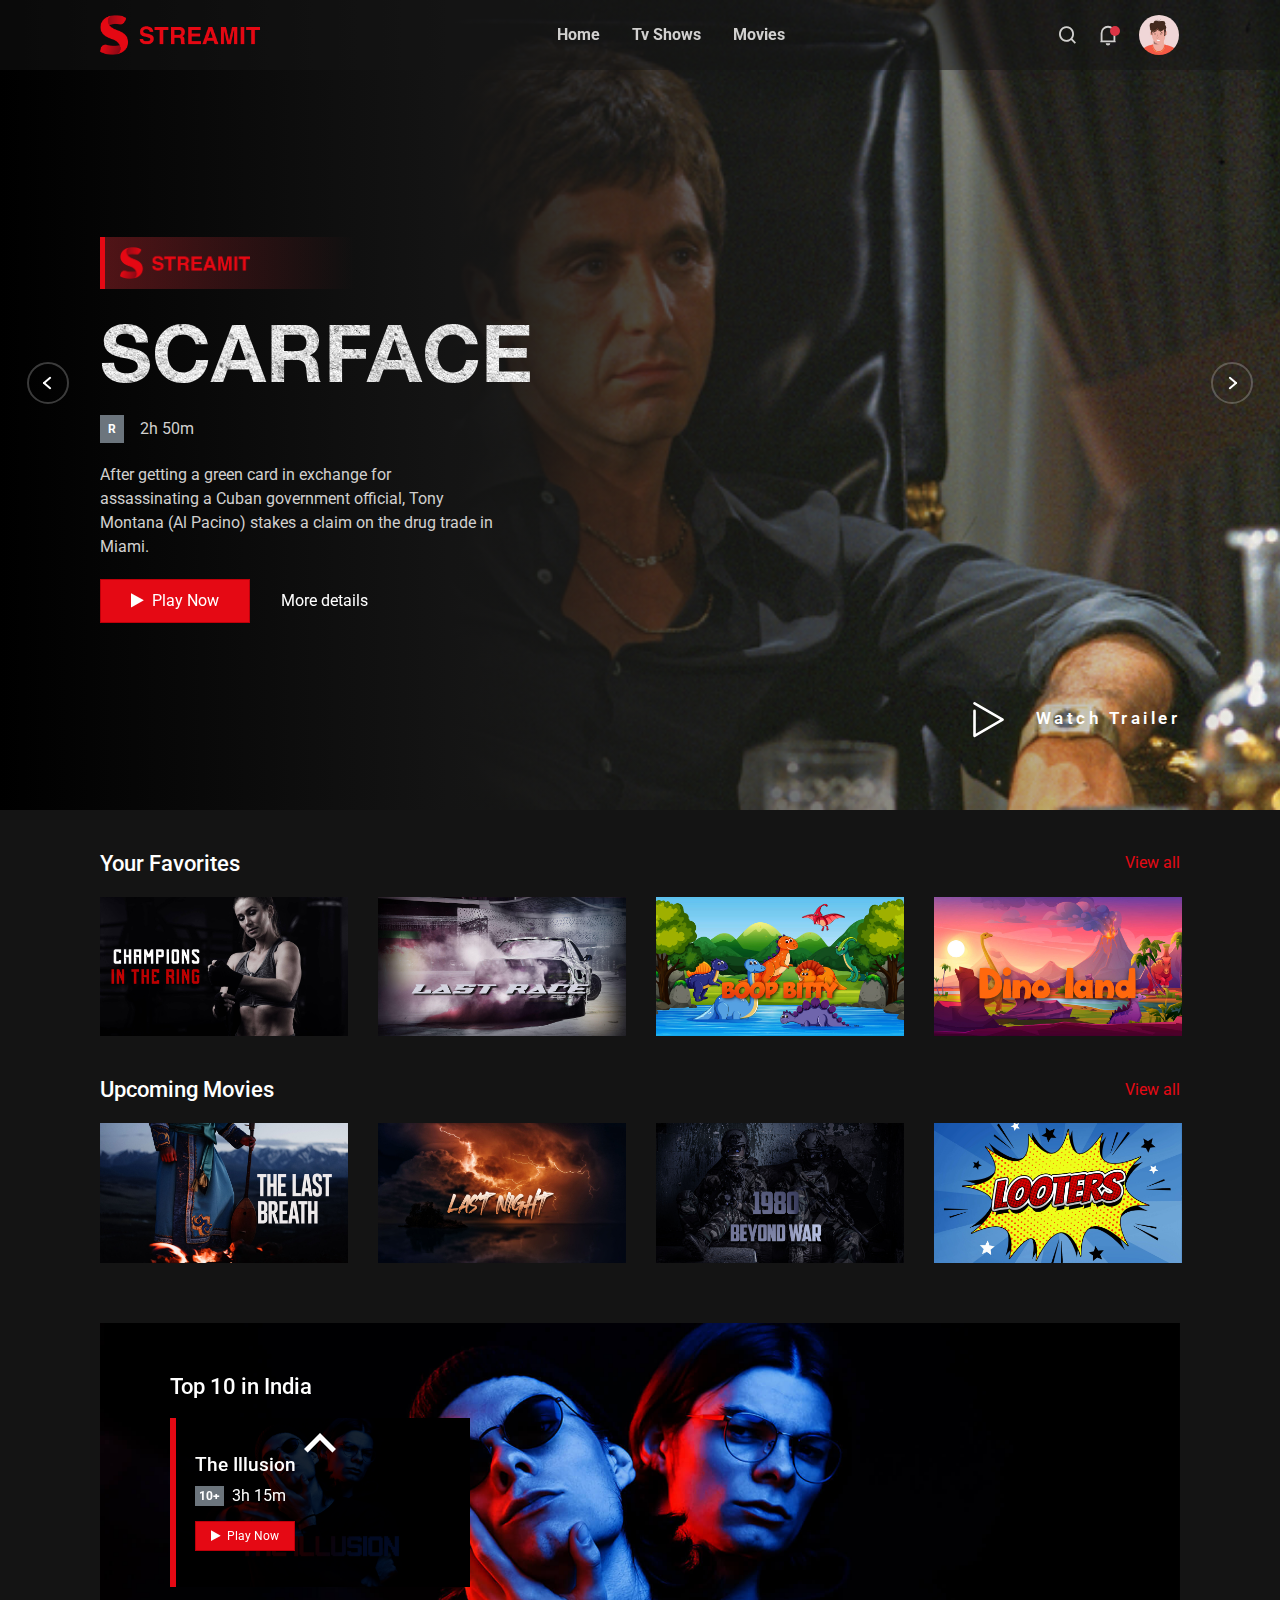
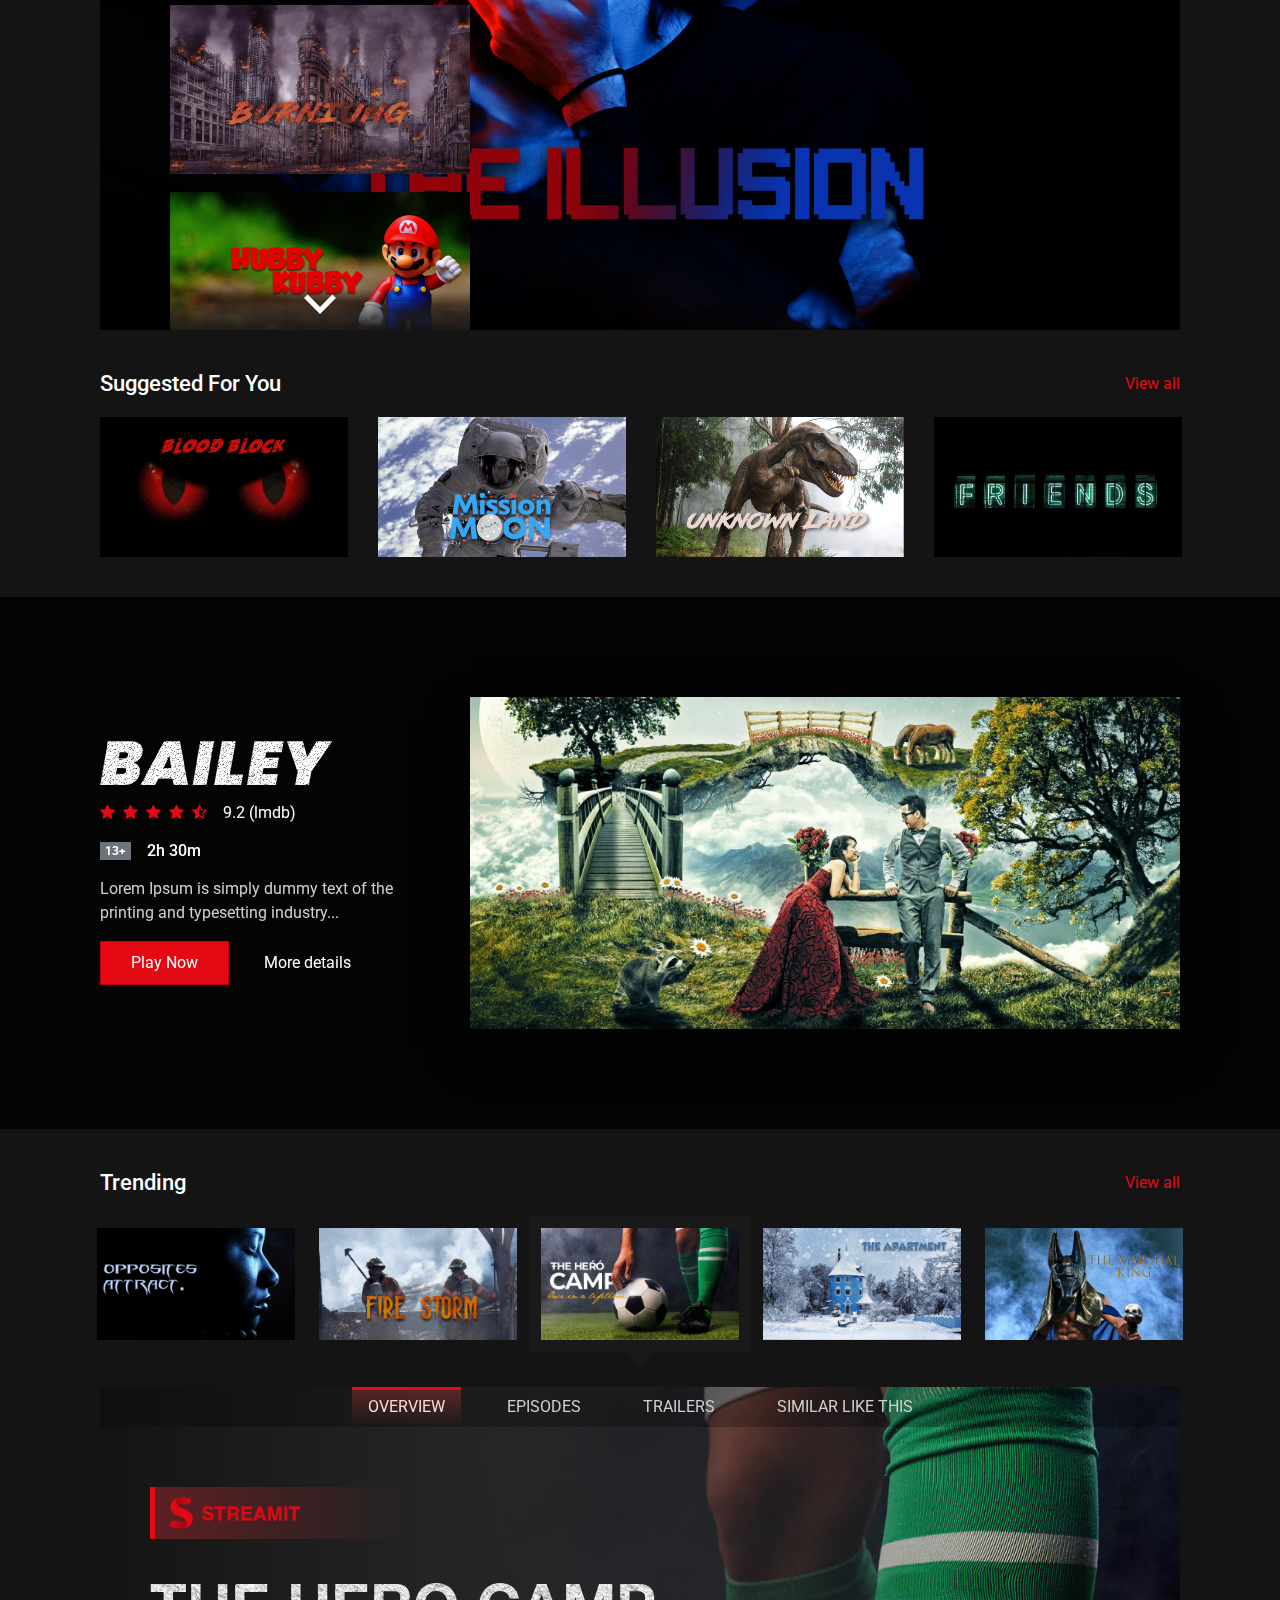
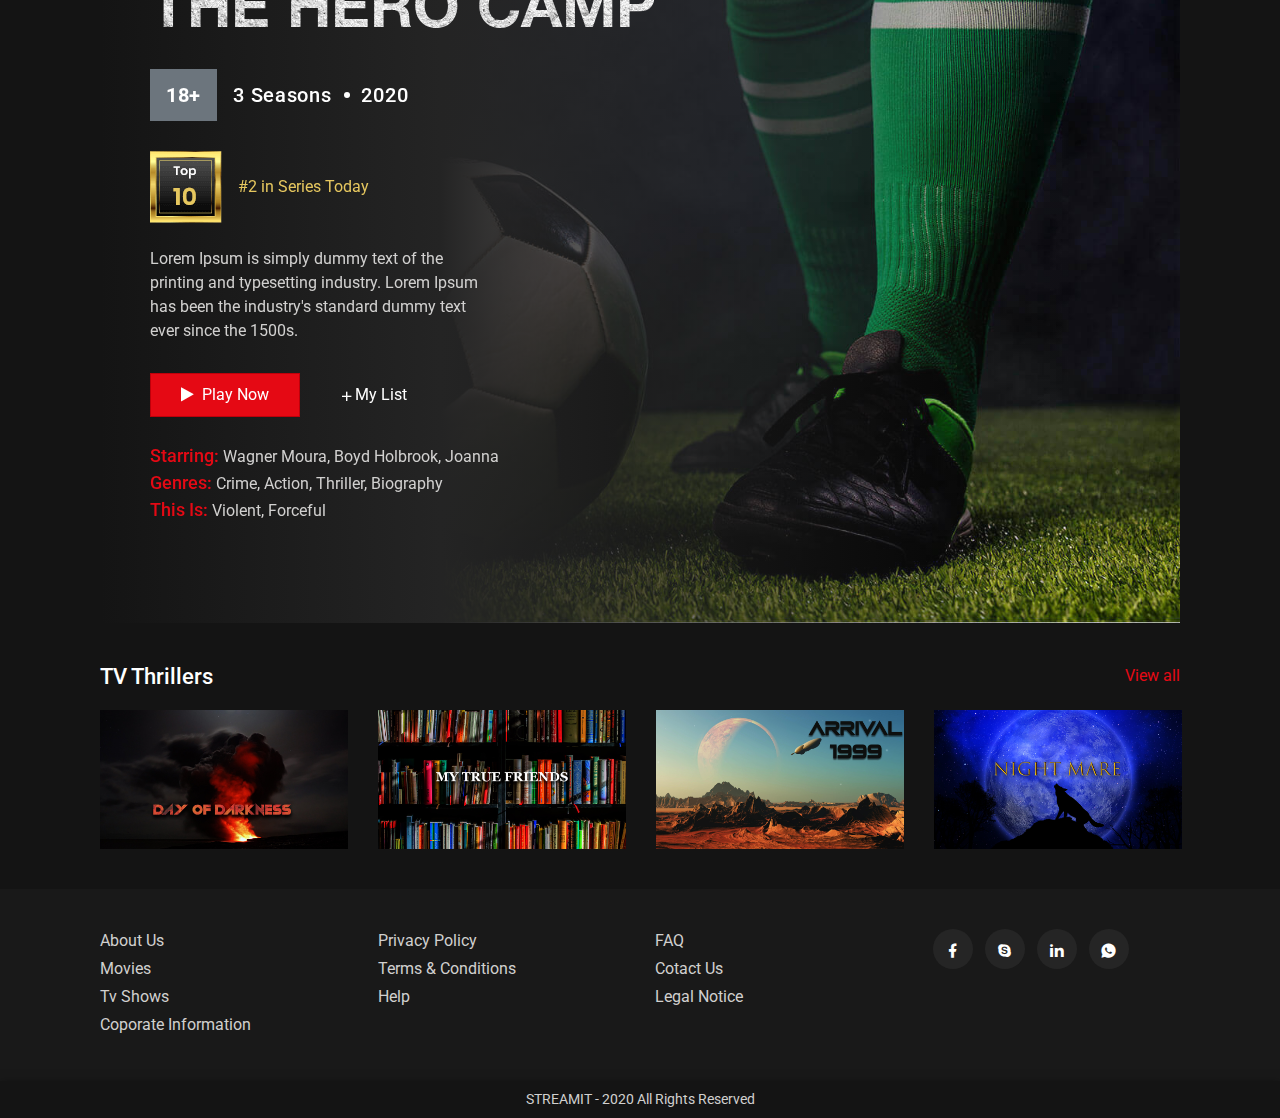
<file: frontend/index.html>
<!doctype html>
<html lang="en-US">
   
<!-- Mirrored from iqonic.design/themes/streamitnew/frontend/html/index.html by HTTrack Website Copier/3.x [XR&CO'2014], Fri, 04 Sep 2020 20:04:30 GMT -->
<head>
      <!-- Required meta tags -->
      <meta charset="UTF-8">
      <meta name="viewport" content="width=device-width, initial-scale=1.0">
      <meta http-equiv="X-UA-Compatible" content="ie=edge">
      <title>Streamit</title>
      <!-- Favicon -->
      <link rel="shortcut icon" href="images/favicon.ico" />
      <!-- Bootstrap CSS -->
      <link rel="stylesheet" href="css/bootstrap.min.css" />
      <!-- Typography CSS -->
      <link rel="stylesheet" href="css/typography.css">
      <!-- Style -->
      <link rel="stylesheet" href="css/style.css" />
      <!-- Responsive -->
      <link rel="stylesheet" href="css/responsive.css" />
   </head>
   <body>
      <!-- loader Start -->
      <div id="loading">
         <div id="loading-center">
         </div>
      </div>
      <!-- loader END -->
      <!-- Header -->
      <header id="main-header">
         <div class="main-header">
            <div class="container-fluid">
               <div class="row">
                  <div class="col-sm-12">
                     <nav class="navbar navbar-expand-lg navbar-light p-0">
                        <a href="#" class="navbar-toggler c-toggler" data-toggle="collapse"
                           data-target="#navbarSupportedContent" aria-controls="navbarSupportedContent"
                           aria-expanded="false" aria-label="Toggle navigation">
                           <div class="navbar-toggler-icon" data-toggle="collapse">
                              <span class="navbar-menu-icon navbar-menu-icon--top"></span>
                              <span class="navbar-menu-icon navbar-menu-icon--middle"></span>
                              <span class="navbar-menu-icon navbar-menu-icon--bottom"></span>
                           </div>
                        </a>
                        <a class="navbar-brand" href="index-2.html"> <img class="img-fluid logo" src="images/logo.png"
                           alt="streamit" /> </a>
                        <div class="collapse navbar-collapse" id="navbarSupportedContent">
                           <div class="menu-main-menu-container">
                              <ul id="top-menu" class="navbar-nav ml-auto">
                                 <li class="menu-item">
                                    <a href="index-2.html">Home</a>
                                 </li>
                                 <li class="menu-item">
                                    <a href="show-category.html">Tv Shows</a>
                                 </li>
                                 <li class="menu-item">
                                    <a href="movie-category.html">Movies</a>
                                 </li>
                              </ul>
                           </div>
                        </div>
                        <div class="mobile-more-menu">
                           <a href="javascript:void(0);" class="more-toggle" id="dropdownMenuButton"
                              data-toggle="more-toggle" aria-haspopup="true" aria-expanded="false">
                           <i class="ri-more-line"></i>
                           </a>
                           <div class="more-menu" aria-labelledby="dropdownMenuButton">
                              <div class="navbar-right position-relative">
                                 <ul class="d-flex align-items-center justify-content-end list-inline m-0">
                                    <li>
                                       <a href="#" class="search-toggle">
                                       <i class="ri-search-line"></i>
                                       </a>
                                       <div class="search-box iq-search-bar">
                                          <form action="#" class="searchbox">
                                             <div class="form-group position-relative">
                                                <input type="text" class="text search-input font-size-12"
                                                   placeholder="type here to search...">
                                                <i class="search-link ri-search-line"></i>
                                             </div>
                                          </form>
                                       </div>
                                    </li>
                                    <li class="nav-item nav-icon">
                                       <a href="#" class="search-toggle position-relative">
                                          <svg xmlns="http://www.w3.org/2000/svg" viewBox="0 0 24 24" width="22"
                                             height="22" class="noti-svg">
                                             <path fill="none" d="M0 0h24v24H0z" />
                                             <path
                                                d="M18 10a6 6 0 1 0-12 0v8h12v-8zm2 8.667l.4.533a.5.5 0 0 1-.4.8H4a.5.5 0 0 1-.4-.8l.4-.533V10a8 8 0 1 1 16 0v8.667zM9.5 21h5a2.5 2.5 0 1 1-5 0z" />
                                          </svg>
                                          <span class="bg-danger dots"></span>
                                       </a>
                                       <div class="iq-sub-dropdown">
                                          <div class="iq-card shadow-none m-0">
                                             <div class="iq-card-body">
                                                <a href="#" class="iq-sub-card">
                                                   <div class="media align-items-center">
                                                      <img src="images/notify/thumb-1.jpg" class="img-fluid mr-3"
                                                         alt="streamit" />
                                                      <div class="media-body">
                                                         <h6 class="mb-0 ">Boop Bitty</h6>
                                                         <small class="font-size-12"> just now</small>
                                                      </div>
                                                   </div>
                                                </a>
                                                <a href="#" class="iq-sub-card">
                                                   <div class="media align-items-center">
                                                      <img src="images/notify/thumb-2.jpg" class="img-fluid mr-3"
                                                         alt="streamit" />
                                                      <div class="media-body">
                                                         <h6 class="mb-0 ">The Last Breath</h6>
                                                         <small class="font-size-12">15 minutes ago</small>
                                                      </div>
                                                   </div>
                                                </a>
                                                <a href="#" class="iq-sub-card">
                                                   <div class="media align-items-center">
                                                      <img src="images/notify/thumb-3.jpg" class="img-fluid mr-3"
                                                         alt="streamit" />
                                                      <div class="media-body">
                                                         <h6 class="mb-0 ">The Hero Camp</h6>
                                                         <small class="font-size-12">1 hour ago</small>
                                                      </div>
                                                   </div>
                                                </a>
                                             </div>
                                          </div>
                                       </div>
                                    </li>
                                    <li>
                                       <a href="#" class="iq-user-dropdown search-toggle d-flex align-items-center">
                                       <img src="images/user/user.jpg" class="img-fluid avatar-40 rounded-circle"
                                          alt="user">
                                       </a>
                                       <div class="iq-sub-dropdown iq-user-dropdown">
                                          <div class="iq-card shadow-none m-0">
                                             <div class="iq-card-body p-0 pl-3 pr-3">
                                                <a href="manage-profile.html" class="iq-sub-card setting-dropdown">
                                                   <div class="media align-items-center">
                                                      <div class="right-icon">
                                                         <i class="ri-file-user-line text-primary"></i>
                                                      </div>
                                                      <div class="media-body ml-3">
                                                         <h6 class="mb-0 ">Manage Profile</h6>
                                                      </div>
                                                   </div>
                                                </a>
                                                <a href="setting.html" class="iq-sub-card setting-dropdown">
                                                   <div class="media align-items-center">
                                                      <div class="right-icon">
                                                         <i class="ri-settings-4-line text-primary"></i>
                                                      </div>
                                                      <div class="media-body ml-3">
                                                         <h6 class="mb-0 ">Settings</h6>
                                                      </div>
                                                   </div>
                                                </a>
                                                <a href="pricing-plan.html" class="iq-sub-card setting-dropdown">
                                                   <div class="media align-items-center">
                                                      <div class="right-icon">
                                                         <i class="ri-settings-4-line text-primary"></i>
                                                      </div>
                                                      <div class="media-body ml-3">
                                                         <h6 class="mb-0 ">Pricing Plan</h6>
                                                      </div>
                                                   </div>
                                                </a>
                                                <a href="login.html" class="iq-sub-card setting-dropdown">
                                                   <div class="media align-items-center">
                                                      <div class="right-icon">
                                                         <i class="ri-logout-circle-line text-primary"></i>
                                                      </div>
                                                      <div class="media-body ml-3">
                                                         <h6 class="mb-0">Logout</h6>
                                                      </div>
                                                   </div>
                                                </a>
                                             </div>
                                          </div>
                                       </div>
                                    </li>
                                 </ul>
                              </div>
                           </div>
                        </div>
                        <div class="navbar-right menu-right">
                           <ul class="d-flex align-items-center list-inline m-0">
                              <li class="nav-item nav-icon">
                                 <a href="#" class="search-toggle device-search">
                                 <i class="ri-search-line"></i>
                                 </a>
                                 <div class="search-box iq-search-bar d-search">
                                    <form action="#" class="searchbox">
                                       <div class="form-group position-relative">
                                          <input type="text" class="text search-input font-size-12"
                                             placeholder="type here to search...">
                                          <i class="search-link ri-search-line"></i>
                                       </div>
                                    </form>
                                 </div>
                              </li>
                              <li class="nav-item nav-icon">
                                 <a href="#" class="search-toggle" data-toggle="search-toggle">
                                    <svg xmlns="http://www.w3.org/2000/svg" viewBox="0 0 24 24" width="22" height="22"
                                       class="noti-svg">
                                       <path fill="none" d="M0 0h24v24H0z" />
                                       <path
                                          d="M18 10a6 6 0 1 0-12 0v8h12v-8zm2 8.667l.4.533a.5.5 0 0 1-.4.8H4a.5.5 0 0 1-.4-.8l.4-.533V10a8 8 0 1 1 16 0v8.667zM9.5 21h5a2.5 2.5 0 1 1-5 0z" />
                                    </svg>
                                    <span class="bg-danger dots"></span>
                                 </a>
                                 <div class="iq-sub-dropdown">
                                    <div class="iq-card shadow-none m-0">
                                       <div class="iq-card-body">
                                          <a href="#" class="iq-sub-card">
                                             <div class="media align-items-center">
                                                <img src="images/notify/thumb-1.jpg" class="img-fluid mr-3"
                                                   alt="streamit" />
                                                <div class="media-body">
                                                   <h6 class="mb-0 ">Boot Bitty</h6>
                                                   <small class="font-size-12"> just now</small>
                                                </div>
                                             </div>
                                          </a>
                                          <a href="#" class="iq-sub-card">
                                             <div class="media align-items-center">
                                                <img src="images/notify/thumb-2.jpg" class="img-fluid mr-3"
                                                   alt="streamit" />
                                                <div class="media-body">
                                                   <h6 class="mb-0 ">The Last Breath</h6>
                                                   <small class="font-size-12">15 minutes ago</small>
                                                </div>
                                             </div>
                                          </a>
                                          <a href="#" class="iq-sub-card">
                                             <div class="media align-items-center">
                                                <img src="images/notify/thumb-3.jpg" class="img-fluid mr-3"
                                                   alt="streamit" />
                                                <div class="media-body">
                                                   <h6 class="mb-0 ">The Hero Camp</h6>
                                                   <small class="font-size-12">1 hour ago</small>
                                                </div>
                                             </div>
                                          </a>
                                       </div>
                                    </div>
                                 </div>
                              </li>
                              <li class="nav-item nav-icon">
                                 <a href="#" class="iq-user-dropdown search-toggle p-0 d-flex align-items-center"
                                    data-toggle="search-toggle">
                                 <img src="images/user/user.jpg" class="img-fluid avatar-40 rounded-circle" alt="user">
                                 </a>
                                 <div class="iq-sub-dropdown iq-user-dropdown">
                                    <div class="iq-card shadow-none m-0">
                                       <div class="iq-card-body p-0 pl-3 pr-3">
                                          <a href="manage-profile.html" class="iq-sub-card setting-dropdown">
                                             <div class="media align-items-center">
                                                <div class="right-icon">
                                                   <i class="ri-file-user-line text-primary"></i>
                                                </div>
                                                <div class="media-body ml-3">
                                                   <h6 class="mb-0 ">Manage Profile</h6>
                                                </div>
                                             </div>
                                          </a>
                                          <a href="setting.html" class="iq-sub-card setting-dropdown">
                                             <div class="media align-items-center">
                                                <div class="right-icon">
                                                   <i class="ri-settings-4-line text-primary"></i>
                                                </div>
                                                <div class="media-body ml-3">
                                                   <h6 class="mb-0 ">Settings</h6>
                                                </div>
                                             </div>
                                          </a>
                                          <a href="pricing-plan.html" class="iq-sub-card setting-dropdown">
                                             <div class="media align-items-center">
                                                <div class="right-icon">
                                                   <i class="ri-settings-4-line text-primary"></i>
                                                </div>
                                                <div class="media-body ml-3">
                                                   <h6 class="mb-0 ">Pricing Plan</h6>
                                                </div>
                                             </div>
                                          </a>
                                          <a href="login.html" class="iq-sub-card setting-dropdown">
                                             <div class="media align-items-center">
                                                <div class="right-icon">
                                                   <i class="ri-logout-circle-line text-primary"></i>
                                                </div>
                                                <div class="media-body ml-3">
                                                   <h6 class="mb-0 ">Logout</h6>
                                                </div>
                                             </div>
                                          </a>
                                       </div>
                                    </div>
                                 </div>
                              </li>
                           </ul>
                        </div>
                     </nav>
                     <div class="nav-overlay"></div>
                  </div>
               </div>
            </div>
         </div>
      </header>
      <!-- Header End -->
      <!-- Slider Start -->
      <section id="home" class="iq-main-slider p-0">
         <div id="home-slider" class="slider m-0 p-0">
            <div class="slide slick-bg s-bg-1">
               <div class="container-fluid position-relative h-100">
                  <div class="slider-inner h-100">
                     <div class="row align-items-center  h-100">
                        <div class="col-xl-6 col-lg-12 col-md-12">
                           <a href="javascript:void(0);">
                              <div class="channel-logo" data-animation-in="fadeInLeft" data-delay-in="0.5">
                                 <img src="images/logo.png" class="c-logo" alt="streamit">
                              </div>
                           </a>
                           <h1 class="slider-text big-title title text-uppercase" data-animation-in="fadeInLeft"
                              data-delay-in="0.6">Scarface</h1>
                           <div class="d-flex align-items-center" data-animation-in="fadeInUp" data-delay-in="1">
                              <span class="badge badge-secondary p-2">R</span>
                              <span class="ml-3">2h 50m</span>
                           </div>
                           <p data-animation-in="fadeInUp" data-delay-in="1.2">After getting a green card in exchange for assassinating a Cuban government official, Tony Montana (Al Pacino) stakes a claim on the drug trade in Miami.
                           </p>
                           <div class="d-flex align-items-center r-mb-23" data-animation-in="fadeInUp" data-delay-in="1.2">
                              <a href="scarface.html" class="btn btn-hover"><i class="fa fa-play mr-2"
                                 aria-hidden="true"></i>Play Now</a>
                              <a href="https://www.imdb.com/title/tt0086250/"  target="_blank" class="btn btn-link">More details</a>
                           </div>
                        </div>
                     </div>
                     <div class="trailor-video">
                        <a href="video/trailer.mp4" target="_blank" class="video-open playbtn">
                           <svg version="1.1" xmlns="http://www.w3.org/2000/svg" xmlns:xlink="http://www.w3.org/1999/xlink"
                              x="0px" y="0px" width="80px" height="80px" viewBox="0 0 213.7 213.7"
                              enable-background="new 0 0 213.7 213.7" xml:space="preserve">
                              <polygon class='triangle' fill="none" stroke-width="7" stroke-linecap="round"
                                 stroke-linejoin="round" stroke-miterlimit="10"
                                 points="73.5,62.5 148.5,105.8 73.5,149.1 " />
                              <circle class='circle' fill="none" stroke-width="7" stroke-linecap="round"
                                 stroke-linejoin="round" stroke-miterlimit="10" cx="106.8" cy="106.8" r="103.3" />
                           </svg>
                           <span class="w-trailor">Watch Trailer</span>
                        </a>
                     </div>
                  </div>
               </div>
            </div>
            <div class="slide slick-bg s-bg-2">
               <div class="container-fluid position-relative h-100">
                  <div class="slider-inner h-100">
                     <div class="row align-items-center  h-100">
                        <div class="col-xl-6 col-lg-12 col-md-12">
                           <a href="javascript:void(0);">
                              <div class="channel-logo" data-animation-in="fadeInLeft">
                                 <img src="images/logo.png" class="c-logo" alt="streamit">
                              </div>
                           </a>
                           <h1 class="slider-text big-title title text-uppercase" data-animation-in="fadeInLeft">sail coaster</h1>
                           <div class="d-flex align-items-center" data-animation-in="fadeInUp" data-delay-in="0.5">
                              <span class="badge badge-secondary p-2">16+</span>
                              <span class="ml-3">2h 40m</span>
                           </div>
                           <p data-animation-in="fadeInUp" data-delay-in="0.7">Lorem Ipsum is simply dummy text of the printing and typesetting industry. Lorem Ipsum has been the industry's standard
                              dummy text ever since the 1500s.
                           </p>
                           <div class="d-flex align-items-center r-mb-23" data-animation-in="fadeInUp" data-delay-in="1">
                              <a href="movie-details.html" class="btn btn-hover"><i class="fa fa-play mr-2"
                                 aria-hidden="true"></i>Play Now</a>
                              <a href="movie-details.html" class="btn btn-link">More details</a>
                           </div>
                        </div>
                     </div>
                     <div class="trailor-video">
                        <a href="video/trailer.mp4" class="video-open playbtn">
                           <svg version="1.1" xmlns="http://www.w3.org/2000/svg" xmlns:xlink="http://www.w3.org/1999/xlink"
                              x="0px" y="0px" width="80px" height="80px" viewBox="0 0 213.7 213.7"
                              enable-background="new 0 0 213.7 213.7" xml:space="preserve">
                              <polygon class='triangle' fill="none" stroke-width="7" stroke-linecap="round"
                                 stroke-linejoin="round" stroke-miterlimit="10"
                                 points="73.5,62.5 148.5,105.8 73.5,149.1 " />
                              <circle class='circle' fill="none" stroke-width="7" stroke-linecap="round"
                                 stroke-linejoin="round" stroke-miterlimit="10" cx="106.8" cy="106.8" r="103.3" />
                           </svg>
                           <span class="w-trailor">Watch Trailer</span>
                        </a>
                     </div>
                  </div>
               </div>
            </div>
            <div class="slide slick-bg s-bg-3">
               <div class="container-fluid position-relative h-100">
                  <div class="slider-inner h-100">
                     <div class="row align-items-center  h-100">
                        <div class="col-xl-6 col-lg-12 col-md-12">
                           <a href="javascript:void(0);">
                              <div class="channel-logo" data-animation-in="fadeInLeft">
                                 <img src="images/logo.png" class="c-logo" alt="streamit">
                              </div>
                           </a>
                           <h1 class="slider-text big-title title text-uppercase" data-animation-in="fadeInLeft">the army</h1>
                           <div class="d-flex align-items-center" data-animation-in="fadeInUp" data-delay-in="0.5">
                              <span class="badge badge-secondary p-2">20+</span>
                              <span class="ml-3">3h</span>
                           </div>
                           <p data-animation-in="fadeInUp" data-delay-in="0.7">Lorem Ipsum is simply dummy text of the printing and typesetting industry. Lorem Ipsum has been the industry's standard
                              dummy text ever since the 1500s.
                           </p>
                           <div class="d-flex align-items-center r-mb-23" data-animation-in="fadeInUp" data-delay-in="1">
                              <a href="movie-details.html" class="btn btn-hover"><i class="fa fa-play mr-2"
                                 aria-hidden="true"></i>Play Now</a>
                              <a href="movie-details.html" class="btn btn-link">More details</a>
                           </div>
                        </div>
                     </div>
                     <div class="trailor-video">
                        <a href="video/trailer.mp4" class="video-open playbtn">
                           <svg version="1.1" xmlns="http://www.w3.org/2000/svg" xmlns:xlink="http://www.w3.org/1999/xlink"
                              x="0px" y="0px" width="80px" height="80px" viewBox="0 0 213.7 213.7"
                              enable-background="new 0 0 213.7 213.7" xml:space="preserve">
                              <polygon class='triangle' fill="none" stroke-width="7" stroke-linecap="round"
                                 stroke-linejoin="round" stroke-miterlimit="10"
                                 points="73.5,62.5 148.5,105.8 73.5,149.1 " />
                              <circle class='circle' fill="none" stroke-width="7" stroke-linecap="round"
                                 stroke-linejoin="round" stroke-miterlimit="10" cx="106.8" cy="106.8" r="103.3" />
                           </svg>
                           <span class="w-trailor">Watch Trailer</span>
                        </a>
                     </div>
                  </div>
               </div>
            </div>
         </div>
         <svg xmlns="http://www.w3.org/2000/svg" style="display: none;">
            <symbol xmlns="http://www.w3.org/2000/svg" viewBox="0 0 44 44" width="44px" height="44px" id="circle"
               fill="none" stroke="currentColor">
               <circle r="20" cy="22" cx="22" id="test"></circle>
            </symbol>
         </svg>
      </section>
      <!-- Slider End -->
      <!-- MainContent -->
      <div class="main-content">
         <section id="iq-favorites">
            <div class="container-fluid">
               <div class="row">
                  <div class="col-sm-12 overflow-hidden">
                     <div class="iq-main-header d-flex align-items-center justify-content-between">
                        <h4 class="main-title">Your Favorites</h4>
                        <a href="movie-category.html" class="text-primary">View all</a>
                     </div>
                     <div class="favorites-contens">
                        <ul class="favorites-slider list-inline  row p-0 mb-0">
                           <li class="slide-item">
                              <a href="movie-details.html">
                                 <div class="block-images position-relative">
                                    <div class="img-box">
                                       <img src="images/favorite/01.jpg" class="img-fluid" alt="">
                                    </div>
                                    <div class="block-description">
                                       <h6>Champions</h6>
                                       <div class="movie-time d-flex align-items-center my-2">
                                          <div class="badge badge-secondary p-1 mr-2">13+</div>
                                          <span class="text-white">2h 30m</span>
                                       </div>
                                       <div class="hover-buttons">
                                          <span class="btn btn-hover">
                                          <i class="fa fa-play mr-1" aria-hidden="true"></i>
                                          Play Now
                                          </span>
                                       </div>
                                    </div>
                                    <div class="block-social-info">
                                       <ul class="list-inline p-0 m-0 music-play-lists">
                                          <li><span><i class="ri-volume-mute-fill"></i></span></li>
                                          <li><span><i class="ri-heart-fill"></i></span></li>
                                          <li><span><i class="ri-add-line"></i></span></li>
                                       </ul>
                                    </div>
                                 </div>
                              </a>
                           </li>
                           <li class="slide-item">
                              <a href="show-details.html">
                                 <div class="block-images position-relative">
                                    <div class="img-box">
                                       <img src="images/favorite/02.jpg" class="img-fluid" alt="">
                                    </div>
                                    <div class="block-description">
                                       <h6>Last Race</h6>
                                       <div class="movie-time d-flex align-items-center my-2">
                                          <div class="badge badge-secondary p-1 mr-2">7+</div>
                                          <span class="text-white">2 Seasons</span>
                                       </div>
                                       <div class="hover-buttons">
                                          <span class="btn btn-hover"><i class="fa fa-play mr-1" aria-hidden="true"></i>
                                          Play Now
                                          </span>
                                       </div>
                                    </div>
                                    <div class="block-social-info">
                                       <ul class="list-inline p-0 m-0 music-play-lists">
                                          <li><span><i class="ri-volume-mute-fill"></i></span></li>
                                          <li><span><i class="ri-heart-fill"></i></span></li>
                                          <li><span><i class="ri-add-line"></i></span></li>
                                       </ul>
                                    </div>
                                 </div>
                              </a>
                           </li>
                           <li class="slide-item">
                              <a href="movie-details.html">
                                 <div class="block-images position-relative">
                                    <div class="img-box">
                                       <img src="images/favorite/03.jpg" class="img-fluid" alt="">
                                    </div>
                                    <div class="block-description">
                                       <h6>Boop Bitty</h6>
                                       <div class="movie-time d-flex align-items-center my-2">
                                          <div class="badge badge-secondary p-1 mr-2">15+</div>
                                          <span class="text-white">2h 30m</span>
                                       </div>
                                       <div class="hover-buttons">
                                          <span class="btn btn-hover">
                                          <i class="fa fa-play mr-1" aria-hidden="true"></i>
                                          Play Now
                                          </span>
                                       </div>
                                    </div>
                                    <div class="block-social-info">
                                       <ul class="list-inline p-0 m-0 music-play-lists">
                                          <li><span><i class="ri-volume-mute-fill"></i></span></li>
                                          <li><span><i class="ri-heart-fill"></i></span></li>
                                          <li><span><i class="ri-add-line"></i></span></li>
                                       </ul>
                                    </div>
                                 </div>
                              </a>
                           </li>
                           <li class="slide-item">
                              <a href="show-details.html">
                                 <div class="block-images position-relative">
                                    <div class="img-box">
                                       <img src="images/favorite/04.jpg" class="img-fluid" alt="">
                                    </div>
                                    <div class="block-description">
                                       <h6>Dino Land</h6>
                                       <div class="movie-time d-flex align-items-center my-2">
                                          <div class="badge badge-secondary p-1 mr-2">18+</div>
                                          <span class="text-white">3 Seasons</span>
                                       </div>
                                       <div class="hover-buttons">
                                          <span class="btn btn-hover">
                                          <i class="fa fa-play mr-1" aria-hidden="true"></i>
                                          Play Now
                                          </span>
                                       </div>
                                    </div>
                                    <div class="block-social-info">
                                       <ul class="list-inline p-0 m-0 music-play-lists">
                                          <li><span><i class="ri-volume-mute-fill"></i></span></li>
                                          <li><span><i class="ri-heart-fill"></i></span></li>
                                          <li><span><i class="ri-add-line"></i></span></li>
                                       </ul>
                                    </div>
                                 </div>
                              </a>
                           </li>
                           <li class="slide-item">
                              <a href="show-details.html">
                                 <div class="block-images position-relative">
                                    <div class="img-box">
                                       <img src="images/favorite/05.jpg" class="img-fluid" alt="">
                                    </div>
                                    <div class="block-description">
                                       <h6>Jaction action</h6>
                                       <div class="movie-time d-flex align-items-center my-2">
                                          <div class="badge badge-secondary p-1 mr-2">10+</div>
                                          <span class="text-white">1 Season</span>
                                       </div>
                                       <div class="hover-buttons">
                                          <span class="btn btn-hover">
                                          <i class="fa fa-play mr-1" aria-hidden="true"></i>
                                          Play Now
                                          </span>
                                       </div>
                                    </div>
                                    <div class="block-social-info">
                                       <ul class="list-inline p-0 m-0 music-play-lists">
                                          <li><span><i class="ri-volume-mute-fill"></i></span></li>
                                          <li><span><i class="ri-heart-fill"></i></span></li>
                                          <li><span><i class="ri-add-line"></i></span></li>
                                       </ul>
                                    </div>
                                 </div>
                              </a>
                           </li>
                        </ul>
                     </div>
                  </div>
               </div>
            </div>
         </section>
         <section id="iq-upcoming-movie">
            <div class="container-fluid">
               <div class="row">
                  <div class="col-sm-12 overflow-hidden">
                     <div class="iq-main-header d-flex align-items-center justify-content-between">
                        <h4 class="main-title">Upcoming Movies</h4>
                        <a href="movie-category.html" class="text-primary">View all</a>
                     </div>
                     <div class="upcoming-contens">
                        <ul class="favorites-slider list-inline row p-0 mb-0">
                           <li class="slide-item">
                              <a href="movie-details.html">
                                 <div class="block-images position-relative">
                                    <div class="img-box">
                                       <img src="images/upcoming/01.jpg" class="img-fluid" alt="">
                                    </div>
                                    <div class="block-description">
                                       <h6>The Last Breath</h6>
                                       <div class="movie-time d-flex align-items-center my-2">
                                          <div class="badge badge-secondary p-1 mr-2">5+</div>
                                          <span class="text-white">2h 30m</span>
                                       </div>
                                       <div class="hover-buttons">
                                          <span class="btn btn-hover"><i class="fa fa-play mr-1" aria-hidden="true"></i>
                                          Play Now
                                          </span>
                                       </div>
                                    </div>
                                    <div class="block-social-info">
                                       <ul class="list-inline p-0 m-0 music-play-lists">
                                          <li><span><i class="ri-volume-mute-fill"></i></span></li>
                                          <li><span><i class="ri-heart-fill"></i></span></li>
                                          <li><span><i class="ri-add-line"></i></span></li>
                                       </ul>
                                    </div>
                                 </div>
                              </a>
                           </li>
                           <li class="slide-item">
                              <a href="movie-details.html">
                                 <div class="block-images position-relative">
                                    <div class="img-box">
                                       <img src="images/upcoming/02.jpg" class="img-fluid" alt="">
                                    </div>
                                    <div class="block-description">
                                       <h6>Last Night</h6>
                                       <div class="movie-time d-flex align-items-center my-2">
                                          <div class="badge badge-secondary p-1 mr-2">22+</div>
                                          <span class="text-white">2h 15m</span>
                                       </div>
                                       <div class="hover-buttons">
                                          <span class="btn btn-hover">
                                          <i class="fa fa-play mr-1" aria-hidden="true"></i>
                                          Play Now
                                          </span>
                                       </div>
                                    </div>
                                    <div class="block-social-info">
                                       <ul class="list-inline p-0 m-0 music-play-lists">
                                          <li><span><i class="ri-volume-mute-fill"></i></span></li>
                                          <li><span><i class="ri-heart-fill"></i></span></li>
                                          <li><span><i class="ri-add-line"></i></span></li>
                                       </ul>
                                    </div>
                                 </div>
                              </a>
                           </li>
                           <li class="slide-item">
                              <a href="movie-details.html">
                                 <div class="block-images position-relative">
                                    <div class="img-box">
                                       <img src="images/upcoming/03.jpg" class="img-fluid" alt="">
                                    </div>
                                    <div class="block-description">
                                       <h6>1980</h6>
                                       <div class="movie-time d-flex align-items-center my-2">
                                          <div class="badge badge-secondary p-1 mr-2">25+</div>
                                          <span class="text-white">3h</span>
                                       </div>
                                       <div class="hover-buttons">
                                          <span class="btn btn-hover">
                                          <i class="fa fa-play mr-1" aria-hidden="true"></i>
                                          Play Now
                                          </span>
                                       </div>
                                    </div>
                                    <div class="block-social-info">
                                       <ul class="list-inline p-0 m-0 music-play-lists">
                                          <li><span><i class="ri-volume-mute-fill"></i></span></li>
                                          <li><span><i class="ri-heart-fill"></i></span></li>
                                          <li><span><i class="ri-add-line"></i></span></li>
                                       </ul>
                                    </div>
                                 </div>
                              </a>
                           </li>
                           <li class="slide-item">
                              <a href="movie-details.html">
                                 <div class="block-images position-relative">
                                    <div class="img-box">
                                       <img src="images/upcoming/04.jpg" class="img-fluid" alt="">
                                    </div>
                                    <div class="block-description">
                                       <h6>Looters</h6>
                                       <div class="movie-time d-flex align-items-center my-2">
                                          <div class="badge badge-secondary p-1 mr-2">11+</div>
                                          <span class="text-white">2h 45m</span>
                                       </div>
                                       <div class="hover-buttons">
                                          <span class="btn btn-hover">
                                          <i class="fa fa-play mr-1" aria-hidden="true"></i>
                                          Play Now
                                          </span>
                                       </div>
                                    </div>
                                    <div class="block-social-info">
                                       <ul class="list-inline p-0 m-0 music-play-lists">
                                          <li><span><i class="ri-volume-mute-fill"></i></span></li>
                                          <li><span><i class="ri-heart-fill"></i></span></li>
                                          <li><span><i class="ri-add-line"></i></span></li>
                                       </ul>
                                    </div>
                                 </div>
                              </a>
                           </li>
                           <li class="slide-item">
                              <a href="movie-details.html">
                                 <div class="block-images position-relative">
                                    <div class="img-box">
                                       <img src="images/upcoming/05.jpg" class="img-fluid" alt="">
                                    </div>
                                    <div class="block-description">
                                       <h6>Vugotronic</h6>
                                       <div class="movie-time d-flex align-items-center my-2">
                                          <div class="badge badge-secondary p-1 mr-2">9+</div>
                                          <span class="text-white">2h 30m</span>
                                       </div>
                                       <div class="hover-buttons">
                                          <span class="btn btn-hover">
                                          <i class="fa fa-play mr-1" aria-hidden="true"></i>
                                          Play Now
                                          </span>
                                       </div>
                                    </div>
                                    <div class="block-social-info">
                                       <ul class="list-inline p-0 m-0 music-play-lists">
                                          <li><span><i class="ri-volume-mute-fill"></i></span></li>
                                          <li><span><i class="ri-heart-fill"></i></span></li>
                                          <li><span><i class="ri-add-line"></i></span></li>
                                       </ul>
                                    </div>
                                 </div>
                              </a>
                           </li>
                        </ul>
                     </div>
                  </div>
               </div>
            </div>
         </section>
         <section id="iq-topten">
            <div class="container-fluid">
               <div class="row">
                  <div class="col-sm-12 overflow-hidden">
                     <div class="iq-main-header d-flex align-items-center justify-content-between">
                        <h4 class="main-title topten-title-sm">Top 10 in India</h4>
                     </div>
                     <div class="topten-contens">
                        <h4 class="main-title topten-title">Top 10 in India</h4>
                        <ul id="top-ten-slider" class="list-inline p-0 m-0  d-flex align-items-center">
                           <li>
                              <a href="movie-details.html">
                              <img src="images/top-10/01.jpg" class="img-fluid w-100" alt="">
                              </a>
                           </li>
                           <li>
                              <a href="movie-details.html">
                              <img src="images/top-10/02.jpg" class="img-fluid w-100" alt="">
                              </a>
                           </li>
                           <li>
                              <a href="movie-details.html">
                              <img src="images/top-10/03.jpg" class="img-fluid w-100" alt="">
                              </a>
                           </li>
                           <li>
                              <a href="movie-details.html">
                              <img src="images/top-10/04.jpg" class="img-fluid w-100" alt="">
                              </a>
                           </li>
                           <li>
                              <a href="movie-details.html">
                              <img src="images/top-10/05.jpg" class="img-fluid w-100" alt="">
                              </a>
                           </li>
                           <li>
                              <a href="movie-details.html">
                              <img src="images/top-10/06.jpg" class="img-fluid w-100" alt="">
                              </a>
                           </li>
                        </ul>
                        <div class="vertical_s">
                           <ul id="top-ten-slider-nav" class="list-inline p-0 m-0  d-flex align-items-center">
                              <li>
                                 <div class="block-images position-relative">
                                    <a href="movie-details.html">
                                    <img src="images/top-10/01.jpg" class="img-fluid w-100" alt="">
                                    </a>
                                    <div class="block-description">
                                       <h5>The Illusion</h5>
                                       <div class="movie-time d-flex align-items-center my-2">
                                          <div class="badge badge-secondary p-1 mr-2">10+</div>
                                          <span class="text-white">3h 15m</span>
                                       </div>
                                       <div class="hover-buttons">
                                          <a href="movie-details.html" class="btn btn-hover" tabindex="0">
                                          <i class="fa fa-play mr-1" aria-hidden="true"></i> Play Now
                                          </a>
                                       </div>
                                    </div>
                                 </div>
                              </li>
                              <li>
                                 <div class="block-images position-relative">
                                    <a href="movie-details.html">
                                    <img src="images/top-10/02.jpg" class="img-fluid w-100" alt="">
                                    </a>
                                    <div class="block-description">
                                       <h5>Burning</h5>
                                       <div class="movie-time d-flex align-items-center my-2">
                                          <div class="badge badge-secondary p-1 mr-2">13+</div>
                                          <span class="text-white">2h 20m</span>
                                       </div>
                                       <div class="hover-buttons">
                                          <a href="movie-details.html" class="btn btn-hover" tabindex="0">
                                          <i class="fa fa-play mr-1" aria-hidden="true"></i> Play Now
                                          </a>
                                       </div>
                                    </div>
                                 </div>
                              </li>
                              <li>
                                 <div class="block-images position-relative">
                                    <a href="movie-details.html">
                                    <img src="images/top-10/03.jpg" class="img-fluid w-100" alt="">
                                    </a>
                                    <div class="block-description">
                                       <h5>Hubby Kubby</h5>
                                       <div class="movie-time d-flex align-items-center my-2">
                                          <div class="badge badge-secondary p-1 mr-2">9+</div>
                                          <span class="text-white">2h 40m</span>
                                       </div>
                                       <div class="hover-buttons">
                                          <a href="movie-details.html" class="btn btn-hover" tabindex="0">
                                          <i class="fa fa-play mr-1" aria-hidden="true"></i> Play Now
                                          </a>
                                       </div>
                                    </div>
                                 </div>
                              </li>
                              <li>
                                 <div class="block-images position-relative">
                                    <a href="movie-details.html">
                                    <img src="images/top-10/04.jpg" class="img-fluid w-100" alt="">
                                    </a>
                                    <div class="block-description">
                                       <h5>Open Dead Shot</h5>
                                       <div class="movie-time d-flex align-items-center my-2">
                                          <div class="badge badge-secondary p-1 mr-2">16+</div>
                                          <span class="text-white">1h 40m</span>
                                       </div>
                                       <div class="hover-buttons">
                                          <a href="movie-details.html" class="btn btn-hover" tabindex="0">
                                          <i class="fa fa-play mr-1" aria-hidden="true"></i> Play Now
                                          </a>
                                       </div>
                                    </div>
                                 </div>
                              </li>
                              <li>
                                 <div class="block-images position-relative">
                                    <a href="movie-details.html">
                                    <img src="images/top-10/05.jpg" class="img-fluid w-100" alt="">
                                    </a>
                                    <div class="block-description">
                                       <h5>Jumbo Queen</h5>
                                       <div class="movie-time d-flex align-items-center my-2">
                                          <div class="badge badge-secondary p-1 mr-2">15+</div>
                                          <span class="text-white">3h</span>
                                       </div>
                                       <div class="hover-buttons">
                                          <a href="movie-details.html" class="btn btn-hover" tabindex="0">
                                          <i class="fa fa-play mr-1" aria-hidden="true"></i> Play Now
                                          </a>
                                       </div>
                                    </div>
                                 </div>
                              </li>
                              <li>
                                 <div class="block-images position-relative">
                                    <a href="movie-details.html">
                                    <img src="images/top-10/06.jpg" class="img-fluid w-100" alt="">
                                    </a>
                                    <div class="block-description">
                                       <h5>The Lost Journey</h5>
                                       <div class="movie-time d-flex align-items-center my-2">
                                          <div class="badge badge-secondary p-1 mr-2">20+</div>
                                          <span class="text-white">2h 15m</span>
                                       </div>
                                       <div class="hover-buttons">
                                          <a href="movie-details.html" class="btn btn-hover" tabindex="0">
                                          <i class="fa fa-play mr-1" aria-hidden="true"></i> Play Now
                                          </a>
                                       </div>
                                    </div>
                                 </div>
                              </li>
                           </ul>
                        </div>
                     </div>
                  </div>
               </div>
            </div>
         </section>
         <section id="iq-suggestede" class="s-margin">
            <div class="container-fluid">
               <div class="row">
                  <div class="col-sm-12 overflow-hidden">
                     <div class="iq-main-header d-flex align-items-center justify-content-between">
                        <h4 class="main-title">Suggested For You</h4>
                        <a href="show-category.html" class="text-primary">View all</a>
                     </div>
                     <div class="suggestede-contens">
                        <ul class="list-inline favorites-slider row p-0 mb-0">
                           <li class="slide-item">
                              <a href="movie-details.html">
                                 <div class="block-images position-relative">
                                    <div class="img-box">
                                       <img src="images/suggested/01.jpg" class="img-fluid" alt="">
                                    </div>
                                    <div class="block-description">
                                       <h6>Blood Block</h6>
                                       <div class="movie-time d-flex align-items-center my-2">
                                          <div class="badge badge-secondary p-1 mr-2">11+</div>
                                          <span class="text-white">2h 30m</span>
                                       </div>
                                       <div class="hover-buttons">
                                          <span class="btn btn-hover"><i class="fa fa-play mr-1" aria-hidden="true"></i>
                                          Play Now</span>
                                       </div>
                                    </div>
                                    <div class="block-social-info">
                                       <ul class="list-inline p-0 m-0 music-play-lists">
                                          <li><span><i class="ri-volume-mute-fill"></i></span></li>
                                          <li><span><i class="ri-heart-fill"></i></span></li>
                                          <li><span><i class="ri-add-line"></i></span></li>
                                       </ul>
                                    </div>
                                 </div>
                              </a>
                           </li>
                           <li class="slide-item">
                              <a href="show-details.html">
                                 <div class="block-images position-relative">
                                    <div class="img-box">
                                       <img src="images/suggested/02.jpg" class="img-fluid" alt="">
                                    </div>
                                    <div class="block-description">
                                       <h6>Mission Moon</h6>
                                       <div class="movie-time d-flex align-items-center my-2">
                                          <div class="badge badge-secondary p-1 mr-2">9+</div>
                                          <span class="text-white">2 Seasons</span>
                                       </div>
                                       <div class="hover-buttons">
                                          <span class="btn btn-hover"><i class="fa fa-play mr-1" aria-hidden="true"></i>
                                          Play Now</span>
                                       </div>
                                    </div>
                                    <div class="block-social-info">
                                       <ul class="list-inline p-0 m-0 music-play-lists">
                                          <li><span><i class="ri-volume-mute-fill"></i></span></li>
                                          <li><span><i class="ri-heart-fill"></i></span></li>
                                          <li><span><i class="ri-add-line"></i></span></li>
                                       </ul>
                                    </div>
                                 </div>
                              </a>
                           </li>
                           <li class="slide-item">
                              <a href="movie-details.html">
                                 <div class="block-images position-relative">
                                    <div class="img-box">
                                       <img src="images/suggested/03.jpg" class="img-fluid" alt="">
                                    </div>
                                    <div class="block-description">
                                       <h6>Unknown Land</h6>
                                       <div class="movie-time d-flex align-items-center my-2">
                                          <div class="badge badge-secondary p-1 mr-2">17+</div>
                                          <span class="text-white">2h 30m</span>
                                       </div>
                                       <div class="hover-buttons">
                                          <span class="btn btn-hover"><i class="fa fa-play mr-1" aria-hidden="true"></i>
                                          Play Now</span>
                                       </div>
                                    </div>
                                    <div class="block-social-info">
                                       <ul class="list-inline p-0 m-0 music-play-lists">
                                          <li><span><i class="ri-volume-mute-fill"></i></span></li>
                                          <li><span><i class="ri-heart-fill"></i></span></li>
                                          <li><span><i class="ri-add-line"></i></span></li>
                                       </ul>
                                    </div>
                                 </div>
                              </a>
                           </li>
                           <li class="slide-item">
                              <a href="show-details.html">
                                 <div class="block-images position-relative">
                                    <div class="img-box">
                                       <img src="images/suggested/04.jpg" class="img-fluid" alt="">
                                    </div>
                                    <div class="block-description">
                                       <h6>Friends</h6>
                                       <div class="movie-time d-flex align-items-center my-2">
                                          <div class="badge badge-secondary p-1 mr-2">19+</div>
                                          <span class="text-white">3 Seasons</span>
                                       </div>
                                       <div class="hover-buttons">
                                          <span class="btn btn-hover"><i class="fa fa-play mr-1" aria-hidden="true"></i>
                                          Play Now</span>
                                       </div>
                                    </div>
                                    <div class="block-social-info">
                                       <ul class="list-inline p-0 m-0 music-play-lists">
                                          <li><span><i class="ri-volume-mute-fill"></i></span></li>
                                          <li><span><i class="ri-heart-fill"></i></span></li>
                                          <li><span><i class="ri-add-line"></i></span></li>
                                       </ul>
                                    </div>
                                 </div>
                              </a>
                           </li>
                           <li class="slide-item">
                              <a href="movie-details.html">
                                 <div class="block-images position-relative">
                                    <div class="img-box">
                                       <img src="images/suggested/05.jpg" class="img-fluid" alt="">
                                    </div>
                                    <div class="block-description">
                                       <h6>Inside the Sea</h6>
                                       <div class="movie-time d-flex align-items-center my-2">
                                          <div class="badge badge-secondary p-1 mr-2">13+</div>
                                          <span class="text-white">2h 40m</span>
                                       </div>
                                       <div class="hover-buttons">
                                          <span class="btn btn-hover"><i class="fa fa-play mr-1" aria-hidden="true"></i>
                                          Play Now</span>
                                       </div>
                                    </div>
                                    <div class="block-social-info">
                                       <ul class="list-inline p-0 m-0 music-play-lists">
                                          <li><span><i class="ri-volume-mute-fill"></i></span></li>
                                          <li><span><i class="ri-heart-fill"></i></span></li>
                                          <li><span><i class="ri-add-line"></i></span></li>
                                       </ul>
                                    </div>
                                 </div>
                              </a>
                           </li>
                        </ul>
                     </div>
                  </div>
               </div>
            </div>
         </section>
         <section id="parallex" class="parallax-window">
            <div class="container-fluid h-100">
               <div class="row align-items-center justify-content-center h-100 parallaxt-details">
                  <div class="col-lg-4 r-mb-23">
                     <div class="text-left">
                        <a href="javascript:void(0);">
                        <img src="images/parallax/parallax-logo.png" class="img-fluid" alt="bailey">
                        </a>
                        <div class="parallax-ratting d-flex align-items-center mt-3 mb-3">
                           <ul
                              class="ratting-start p-0 m-0 list-inline text-primary d-flex align-items-center justify-content-left">
                              <li><a href="javascript:void(0);" class="text-primary"><i class="fa fa-star"
                                 aria-hidden="true"></i></a></li>
                              <li><a href="javascript:void(0);" class="pl-2 text-primary"><i class="fa fa-star"
                                 aria-hidden="true"></i></a></li>
                              <li><a href="javascript:void(0);" class="pl-2 text-primary"><i class="fa fa-star"
                                 aria-hidden="true"></i></a></li>
                              <li><a href="javascript:void(0);" class="pl-2 text-primary"><i class="fa fa-star"
                                 aria-hidden="true"></i></a></li>
                              <li><a href="javascript:void(0);" class="pl-2 text-primary"><i class="fa fa-star-half-o"
                                 aria-hidden="true"></i></a></li>
                           </ul>
                           <span class="text-white ml-3">9.2 (lmdb)</span>
                        </div>
                        <div class="movie-time d-flex align-items-center mb-3">
                           <div class="badge badge-secondary mr-3">13+</div>
                           <h6 class="text-white">2h 30m</h6>
                        </div>
                        <p>Lorem Ipsum is simply dummy text of the printing and typesetting industry...</p>
                        <div class="parallax-buttons">
                           <a href="movie-details.html" class="btn btn-hover">Play Now</a>
                           <a href="movie-details.html" class="btn btn-link">More details</a>
                        </div>
                     </div>
                  </div>
                  <div class="col-lg-8">
                     <div class="parallax-img">
                        <a href="movie-details.html">
                        	<img src="images/parallax/p1.jpg" class="img-fluid w-100" alt="bailey">
                        </a>
                     </div>
                  </div>
               </div>
            </div>
         </section>
         <section id="iq-trending" class="s-margin">
            <div class="container-fluid">
               <div class="row">
                  <div class="col-sm-12 overflow-hidden">
                     <div class="iq-main-header d-flex align-items-center justify-content-between">
                        <h4 class="main-title">Trending</h4>
                        <a href="show-category.html" class="text-primary">View all</a>
                     </div>
                     <div class="trending-contens">
                        <ul id="trending-slider-nav" class="list-inline p-0 mb-0 row align-items-center">
                           <li>
                              <a href="javascript:void(0);">
                                 <div class="movie-slick position-relative">
                                    <img src="images/trending/01.jpg" class="img-fluid" alt="">
                                 </div>
                              </a>
                           </li>
                           <li>
                              <a href="javascript:void(0);">
                                 <div class="movie-slick position-relative">
                                    <img src="images/trending/02.jpg" class="img-fluid" alt="">
                                 </div>
                              </a>
                           </li>
                           <li>
                              <a href="javascript:void(0);">
                                 <div class="movie-slick position-relative">
                                    <img src="images/trending/03.jpg" class="img-fluid" alt="">
                                 </div>
                              </a>
                           </li>
                           <li>
                              <a href="javascript:void(0);">
                                 <div class="movie-slick position-relative">
                                    <img src="images/trending/04.jpg" class="img-fluid" alt="">
                                 </div>
                              </a>
                           </li>
                           <li>
                              <a href="javascript:void(0);">
                                 <div class="movie-slick position-relative">
                                    <img src="images/trending/05.jpg" class="img-fluid" alt="">
                                 </div>
                              </a>
                           </li>
                           <li>
                              <a href="javascript:void(0);">
                                 <div class="movie-slick position-relative">
                                    <img src="images/trending/06.jpg" class="img-fluid" alt="">
                                 </div>
                              </a>
                           </li>
                        </ul>
                        <ul id="trending-slider" class="list-inline p-0 m-0  d-flex align-items-center">
                           <li>
                              <div class="tranding-block position-relative"
                                 style="background-image: url(images/trending/01.jpg);">
                                 <div class="trending-custom-tab">
                                    <div class="tab-title-info position-relative">
                                       <ul class="trending-pills d-flex nav nav-pills justify-content-center align-items-center text-center"
                                          role="tablist">
                                          <li class="nav-item">
                                             <a class="nav-link active show" data-toggle="pill" href="#trending-data1"
                                                role="tab" aria-selected="true">Overview</a>
                                          </li>
                                          <li class="nav-item">
                                             <a class="nav-link" data-toggle="pill" href="#trending-data2" role="tab"
                                                aria-selected="false">Episodes</a>
                                          </li>
                                          <li class="nav-item">
                                             <a class="nav-link" data-toggle="pill" href="#trending-data3" role="tab"
                                                aria-selected="false">Trailers</a>
                                          </li>
                                          <li class="nav-item">
                                             <a class="nav-link" data-toggle="pill" href="#trending-data4" role="tab"
                                                aria-selected="false">Similar Like This</a>
                                          </li>
                                       </ul>
                                    </div>
                                    <div class="trending-content">
                                       <div id="trending-data1" class="overview-tab tab-pane fade active show">
                                          <div class="trending-info align-items-center w-100 animated fadeInUp">
                                             <a href="javascript:void(0);" tabindex="0">
                                                <div class="res-logo">
                                                   <div class="channel-logo">
                                                      <img src="images/logo.png" class="c-logo" alt="streamit">
                                                   </div>
                                                </div>
                                             </a>
                                             <h1 class="trending-text big-title text-uppercase">the hero camp</h1>
                                             <div class="d-flex align-items-center text-white text-detail">
                                                <span class="badge badge-secondary p-3">18+</span>
                                                <span class="ml-3">3 Seasons</span>
                                                <span class="trending-year">2020</span>
                                             </div>
                                             <div class="d-flex align-items-center series mb-4">
                                                <a href="javascript:void(0);"><img src="images/trending/trending-label.png"
                                                   class="img-fluid" alt=""></a>
                                                <span class="text-gold ml-3">#2 in Series Today</span>
                                             </div>
                                             <p class="trending-dec">Lorem Ipsum is simply dummy text of the printing and typesetting
                                                industry. Lorem Ipsum has been the industry's standard dummy text ever since the 1500s.
                                             </p>
                                             <div class="p-btns">
                                                <div class="d-flex align-items-center p-0">
                                                   <a href="show-details.html" class="btn btn-hover mr-2" tabindex="0"><i
                                                      class="fa fa-play mr-2" aria-hidden="true"></i>Play Now</a>
                                                   <a href="javascript:void(0);" class="btn btn-link" tabindex="0"><i class="ri-add-line"></i>My
                                                   List</a>
                                                </div>
                                             </div>
                                             <div class="trending-list mt-4">
                                                <div class="text-primary title">Starring: <span class="text-body">Wagner
                                                   Moura, Boyd Holbrook, Joanna</span>
                                                </div>
                                                <div class="text-primary title">Genres: <span class="text-body">Crime,
                                                   Action, Thriller, Biography</span>
                                                </div>
                                                <div class="text-primary title">This Is: <span class="text-body">Violent,
                                                   Forceful</span>
                                                </div>
                                             </div>
                                          </div>
                                       </div>
                                       <div id="trending-data2" class="overlay-tab tab-pane fade">
                                          <div
                                             class="trending-info align-items-center w-100 animated fadeInUp">
                                             <a href="show-details.html" tabindex="0">
                                                <div class="channel-logo">
                                                   <img src="images/logo.png" class="c-logo" alt="stramit">
                                                </div>
                                             </a>
                                             <h1 class="trending-text big-title text-uppercase">the hero camp</h1>
                                             <div class="iq-custom-select d-inline-block sea-epi">
                                                <select name="cars" class="form-control season-select">
                                                   <option value="season1">Season 1</option>
                                                   <option value="season2">Season 2</option>
                                                   <option value="season3">Season 3</option>
                                                </select>
                                             </div>
                                             <div class="episodes-contens mt-4">
                                                <div class="owl-carousel owl-theme episodes-slider1 list-inline p-0 mb-0">
                                                   <div class="e-item">
                                                      <div class="block-image position-relative">
                                                         <a href="show-details.html">
                                                         <img src="images/episodes/01.jpg" class="img-fluid" alt="">
                                                         </a>
                                                         <div class="episode-number">1</div>
                                                         <div class="episode-play-info">
                                                            <div class="episode-play">
                                                               <a href="show-details.html" tabindex="0"><i
                                                                  class="ri-play-fill"></i></a>
                                                            </div>
                                                         </div>
                                                      </div>
                                                      <div class="episodes-description text-body mt-2">
                                                         <div class="d-flex align-items-center justify-content-between">
                                                            <a href="show-details.html">Episode 1</a>
                                                            <span class="text-primary">2.25 m</span>
                                                         </div>
                                                         <p class="mb-0">Lorem Ipsum is simply dummy text of the printing and typesetting industry. Lorem Ipsum has been the industry's standard.
                                                         </p>
                                                      </div>
                                                   </div>
                                                   <div class="e-item">
                                                      <div class="block-image position-relative">
                                                         <a href="show-details.html">
                                                         <img src="images/episodes/02.jpg" class="img-fluid" alt="">
                                                         </a>
                                                         <div class="episode-number">2</div>
                                                         <div class="episode-play-info">
                                                            <div class="episode-play">
                                                               <a href="show-details.html" tabindex="0"><i
                                                                  class="ri-play-fill"></i></a>
                                                            </div>
                                                         </div>
                                                      </div>
                                                      <div class="episodes-description text-body mt-2">
                                                         <div class="d-flex align-items-center justify-content-between">
                                                            <a href="show-details.html">Episode 2</a>
                                                            <span class="text-primary">3.23 m</span>
                                                         </div>
                                                         <p class="mb-0">
                                                            Lorem Ipsum is simply dummy text of the printing and typesetting industry. Lorem Ipsum has been the industry's standard.
                                                         </p>
                                                      </div>
                                                   </div>
                                                   <div class="e-item">
                                                      <div class="block-image position-relative">
                                                         <a href="show-details.html">
                                                         <img src="images/episodes/03.jpg" class="img-fluid" alt="">
                                                         </a>
                                                         <div class="episode-number">3</div>
                                                         <div class="episode-play-info">
                                                            <div class="episode-play">
                                                               <a href="show-details.html" tabindex="0"><i
                                                                  class="ri-play-fill"></i></a>
                                                            </div>
                                                         </div>
                                                      </div>
                                                      <div class="episodes-description text-body mt-2">
                                                         <div class="d-flex align-items-center justify-content-between">
                                                            <a href="show-details.html">Episode 3</a>
                                                            <span class="text-primary">2 m</span>
                                                         </div>
                                                         <p class="mb-0">Lorem Ipsum is simply dummy text of the printing and typesetting industry. Lorem Ipsum has been the industry's standard.
                                                         </p>
                                                      </div>
                                                   </div>
                                                   <div class="e-item">
                                                      <div class="block-image position-relative">
                                                         <a href="show-details.html">
                                                         <img src="images/episodes/04.jpg" class="img-fluid" alt="">
                                                         </a>
                                                         <div class="episode-number">4</div>
                                                         <div class="episode-play-info">
                                                            <div class="episode-play">
                                                               <a href="show-details.html" tabindex="0"><i
                                                                  class="ri-play-fill"></i></a>
                                                            </div>
                                                         </div>
                                                      </div>
                                                      <div class="episodes-description text-body mt-2">
                                                         <div class="d-flex align-items-center justify-content-between">
                                                            <a href="show-details.html">Episode 4</a>
                                                            <span class="text-primary">1.12 m</span>
                                                         </div>
                                                         <p class="mb-0">Lorem Ipsum is simply dummy text of the printing and typesetting industry. Lorem Ipsum has been the industry's standard.
                                                         </p>
                                                      </div>
                                                   </div>
                                                   <div class="e-item">
                                                      <div class="block-image position-relative">
                                                         <a href="show-details.html">
                                                         <img src="images/episodes/05.jpg" class="img-fluid" alt="">
                                                         </a>
                                                         <div class="episode-number">5</div>
                                                         <div class="episode-play-info">
                                                            <div class="episode-play">
                                                               <a href="show-details.html" tabindex="0"><i
                                                                  class="ri-play-fill"></i></a>
                                                            </div>
                                                         </div>
                                                      </div>
                                                      <div class="episodes-description text-body mt-2">
                                                         <div class="d-flex align-items-center justify-content-between">
                                                            <a href="show-details.html">Episode 5</a>
                                                            <span class="text-primary">2.54 m</span>
                                                         </div>
                                                         <p class="mb-0">Lorem Ipsum is simply dummy text of the printing and typesetting industry. Lorem Ipsum has been the industry's standard.
                                                         </p>
                                                      </div>
                                                   </div>
                                                </div>
                                             </div>
                                          </div>
                                       </div>
                                       <div id="trending-data3" class="overlay-tab tab-pane fade">
                                          <div
                                             class="trending-info align-items-center w-100 animated fadeInUp">
                                             <a href="javascript:void(0);" tabindex="0">
                                                <div class="channel-logo">
                                                   <img src="images/logo.png" class="c-logo" alt="stramit">
                                                </div>
                                             </a>
                                             <h1 class="trending-text big-title text-uppercase">the hero camp</h1>
                                             <div class="episodes-contens mt-4">
                                                <div class="owl-carousel owl-theme episodes-slider1 list-inline p-0 mb-0">
                                                   <div class="e-item">
                                                      <div class="block-image position-relative">
                                                         <a href="watch-video.html" target="_blank">
                                                         <img src="images/episodes/01.jpg" class="img-fluid" alt="">
                                                         </a>
                                                         <div class="episode-number">1</div>
                                                         <div class="episode-play-info">
                                                            <div class="episode-play">
                                                               <a href="watch-video.html" target="_blank" tabindex="0"><i
                                                                  class="ri-play-fill"></i></a>
                                                            </div>
                                                         </div>
                                                      </div>
                                                      <div class="episodes-description text-body mt-2">
                                                         <div class="d-flex align-items-center justify-content-between">
                                                            <a href="watch-video.html" target="_blank">Trailer 1</a>
                                                            <span class="text-primary">2.25 m</span>
                                                         </div>
                                                         <p class="mb-0">Lorem Ipsum is simply dummy text of the printing and typesetting industry. Lorem Ipsum has been the industry's standard.
                                                         </p>
                                                      </div>
                                                   </div>
                                                   <div class="e-item">
                                                      <div class="block-image position-relative">
                                                         <a href="watch-video.html" target="_blank">
                                                         <img src="images/episodes/02.jpg" class="img-fluid" alt="">
                                                         </a>
                                                         <div class="episode-number">2</div>
                                                         <div class="episode-play-info">
                                                            <div class="episode-play">
                                                               <a href="watch-video.html" target="_blank" tabindex="0"><i
                                                                  class="ri-play-fill"></i></a>
                                                            </div>
                                                         </div>
                                                      </div>
                                                      <div class="episodes-description text-body mt-2">
                                                         <div class="d-flex align-items-center justify-content-between">
                                                            <a href="watch-video.html" target="_blank">Trailer 2</a>
                                                            <span class="text-primary">3.23 m</span>
                                                         </div>
                                                         <p class="mb-0">Lorem Ipsum is simply dummy text of the printing and typesetting industry. Lorem Ipsum has been the industry's standard.
                                                         </p>
                                                      </div>
                                                   </div>
                                                   <div class="e-item">
                                                      <div class="block-image position-relative">
                                                         <a href="watch-video.html" target="_blank">
                                                         <img src="images/episodes/03.jpg" class="img-fluid" alt="">
                                                         </a>
                                                         <div class="episode-number">3</div>
                                                         <div class="episode-play-info">
                                                            <div class="episode-play">
                                                               <a href="watch-video.html" target="_blank" tabindex="0"><i
                                                                  class="ri-play-fill"></i></a>
                                                            </div>
                                                         </div>
                                                      </div>
                                                      <div class="episodes-description text-body mt-2">
                                                         <div class="d-flex align-items-center justify-content-between">
                                                            <a href="watch-video.html" target="_blank">Trailer 3</a>
                                                            <span class="text-primary">2 m</span>
                                                         </div>
                                                         <p class="mb-0">Lorem Ipsum is simply dummy text of the printing and typesetting industry. Lorem Ipsum has been the industry's standard.
                                                         </p>
                                                      </div>
                                                   </div>
                                                   <div class="e-item">
                                                      <div class="block-image position-relative">
                                                         <a href="watch-video.html" target="_blank">
                                                         <img src="images/episodes/04.jpg" class="img-fluid" alt="">
                                                         </a>
                                                         <div class="episode-number">4</div>
                                                         <div class="episode-play-info">
                                                            <div class="episode-play">
                                                               <a href="watch-video.html" target="_blank" tabindex="0"><i
                                                                  class="ri-play-fill"></i></a>
                                                            </div>
                                                         </div>
                                                      </div>
                                                      <div class="episodes-description text-body mt-2">
                                                         <div class="d-flex align-items-center justify-content-between">
                                                            <a href="watch-video.html" target="_blank">Trailer 4</a>
                                                            <span class="text-primary">1.12 m</span>
                                                         </div>
                                                         <p class="mb-0">Lorem Ipsum is simply dummy text of the printing and typesetting industry. Lorem Ipsum has been the industry's standard.
                                                         </p>
                                                      </div>
                                                   </div>
                                                   <div class="e-item">
                                                      <div class="block-image position-relative">
                                                         <a href="watch-video.html" target="_blank">
                                                         <img src="images/episodes/05.jpg" class="img-fluid" alt="">
                                                         </a>
                                                         <div class="episode-number">5</div>
                                                         <div class="episode-play-info">
                                                            <div class="episode-play">
                                                               <a href="watch-video.html" target="_blank" tabindex="0"><i
                                                                  class="ri-play-fill"></i></a>
                                                            </div>
                                                         </div>
                                                      </div>
                                                      <div class="episodes-description text-body mt-2">
                                                         <div class="d-flex align-items-center justify-content-between">
                                                            <a href="watch-video.html" target="_blank">Trailer 5</a>
                                                            <span class="text-primary">2.54 m</span>
                                                         </div>
                                                         <p class="mb-0">Lorem Ipsum is simply dummy text of the printing and typesetting industry. Lorem Ipsum has been the industry's standard.
                                                         </p>
                                                      </div>
                                                   </div>
                                                </div>
                                             </div>
                                          </div>
                                       </div>
                                       <div id="trending-data4" class="overlay-tab tab-pane fade">
                                          <div
                                             class="trending-info align-items-center w-100 animated fadeInUp">
                                             <a href="javascript:void(0);" tabindex="0">
                                                <div class="channel-logo">
                                                   <img src="images/logo.png" class="c-logo" alt="stramit">
                                                </div>
                                             </a>
                                             <h1 class="trending-text big-title text-uppercase">the hero camp</h1>
                                             <div class="episodes-contens mt-4">
                                                <div class="owl-carousel owl-theme episodes-slider1 list-inline p-0 mb-0">
                                                   <div class="e-item">
                                                      <div class="block-image position-relative">
                                                         <a href="show-details.html">
                                                         <img src="images/episodes/01.jpg" class="img-fluid" alt="">
                                                         </a>
                                                         <div class="episode-number">1</div>
                                                         <div class="episode-play-info">
                                                            <div class="episode-play">
                                                               <a href="show-details.html" tabindex="0"><i
                                                                  class="ri-play-fill"></i></a>
                                                            </div>
                                                         </div>
                                                      </div>
                                                      <div class="episodes-description text-body mt-2">
                                                         <div class="d-flex align-items-center justify-content-between">
                                                            <a href="show-details.html">Episode 1</a>
                                                            <span class="text-primary">2.25 m</span>
                                                         </div>
                                                         <p class="mb-0">Lorem Ipsum is simply dummy text of the printing and typesetting industry. Lorem Ipsum has been the industry's standard.
                                                         </p>
                                                      </div>
                                                   </div>
                                                   <div class="e-item">
                                                      <div class="block-image position-relative">
                                                         <a href="show-details.html">
                                                         <img src="images/episodes/02.jpg" class="img-fluid" alt="">
                                                         </a>
                                                         <div class="episode-number">2</div>
                                                         <div class="episode-play-info">
                                                            <div class="episode-play">
                                                               <a href="show-details.html" tabindex="0"><i
                                                                  class="ri-play-fill"></i></a>
                                                            </div>
                                                         </div>
                                                      </div>
                                                      <div class="episodes-description text-body mt-2">
                                                         <div class="d-flex align-items-center justify-content-between">
                                                            <a href="show-details.html">Episode 2</a>
                                                            <span class="text-primary">3.23 m</span>
                                                         </div>
                                                         <p class="mb-0">Lorem Ipsum is simply dummy text of the printing and typesetting industry. Lorem Ipsum has been the industry's standard.
                                                         </p>
                                                      </div>
                                                   </div>
                                                   <div class="e-item">
                                                      <div class="block-image position-relative">
                                                         <a href="show-details.html">
                                                         <img src="images/episodes/03.jpg" class="img-fluid" alt="">
                                                         </a>
                                                         <div class="episode-number">3</div>
                                                         <div class="episode-play-info">
                                                            <div class="episode-play">
                                                               <a href="show-details.html" tabindex="0"><i
                                                                  class="ri-play-fill"></i></a>
                                                            </div>
                                                         </div>
                                                      </div>
                                                      <div class="episodes-description text-body mt-2">
                                                         <div class="d-flex align-items-center justify-content-between">
                                                            <a href="show-details.html">Episode 3</a>
                                                            <span class="text-primary">2 m</span>
                                                         </div>
                                                         <p class="mb-0">Lorem Ipsum is simply dummy text of the printing and typesetting industry. Lorem Ipsum has been the industry's standard.
                                                         </p>
                                                      </div>
                                                   </div>
                                                   <div class="e-item">
                                                      <div class="block-image position-relative">
                                                         <a href="show-details.html">
                                                         <img src="images/episodes/04.jpg" class="img-fluid" alt="">
                                                         </a>
                                                         <div class="episode-number">4</div>
                                                         <div class="episode-play-info">
                                                            <div class="episode-play">
                                                               <a href="show-details.html" tabindex="0"><i
                                                                  class="ri-play-fill"></i></a>
                                                            </div>
                                                         </div>
                                                      </div>
                                                      <div class="episodes-description text-body mt-2">
                                                         <div class="d-flex align-items-center justify-content-between">
                                                            <a href="show-details.html">Episode 4</a>
                                                            <span class="text-primary">1.12 m</span>
                                                         </div>
                                                         <p class="mb-0">Lorem Ipsum is simply dummy text of the printing and typesetting industry. Lorem Ipsum has been the industry's standard.
                                                         </p>
                                                      </div>
                                                   </div>
                                                   <div class="e-item">
                                                      <div class="block-image position-relative">
                                                         <a href="show-details.html">
                                                         <img src="images/episodes/05.jpg" class="img-fluid" alt="">
                                                         </a>
                                                         <div class="episode-number">5</div>
                                                         <div class="episode-play-info">
                                                            <div class="episode-play">
                                                               <a href="show-details.html" tabindex="0"><i
                                                                  class="ri-play-fill"></i></a>
                                                            </div>
                                                         </div>
                                                      </div>
                                                      <div class="episodes-description text-body mt-2">
                                                         <div class="d-flex align-items-center justify-content-between">
                                                            <a href="show-details.html">Episode 5</a>
                                                            <span class="text-primary">2.54 m</span>
                                                         </div>
                                                         <p class="mb-0">Lorem Ipsum is simply dummy text of the printing and typesetting industry. Lorem Ipsum has been the industry's standard.
                                                         </p>
                                                      </div>
                                                   </div>
                                                </div>
                                             </div>
                                          </div>
                                       </div>
                                    </div>
                                 </div>
                              </div>
                           </li>
                           <li>
                              <div class="tranding-block position-relative"
                                 style="background-image: url(images/trending/02.jpg);">
                                 <div class="trending-custom-tab">
                                    <div class="tab-title-info position-relative">
                                       <ul class="trending-pills d-flex nav nav-pills justify-content-center align-items-center text-center"
                                          role="tablist">
                                          <li class="nav-item">
                                             <a class="nav-link active show" data-toggle="pill" href="#trending-data5"
                                                role="tab" aria-selected="true">Overview</a>
                                          </li>
                                          <li class="nav-item">
                                             <a class="nav-link" data-toggle="pill" href="#trending-data6" role="tab"
                                                aria-selected="false">Episodes</a>
                                          </li>
                                          <li class="nav-item">
                                             <a class="nav-link" data-toggle="pill" href="#trending-data7" role="tab"
                                                aria-selected="false">Trailers</a>
                                          </li>
                                          <li class="nav-item">
                                             <a class="nav-link" data-toggle="pill" href="#trending-data8" role="tab"
                                                aria-selected="false">Similar
                                             Like This</a>
                                          </li>
                                       </ul>
                                    </div>
                                    <div class="trending-content">
                                       <div id="trending-data5" class="overview-tab tab-pane fade active show">
                                          <div
                                             class="trending-info align-items-center w-100 animated fadeInUp">
                                             <a href="javascript:void(0);" tabindex="0">
                                                <div class="res-logo">
                                                   <div class="channel-logo">
                                                      <img src="images/logo.png" class="c-logo" alt="streamit">
                                                   </div>
                                                </div>
                                             </a>
                                             <h1 class="trending-text big-title text-uppercase">The Appartment</h1>
                                             <div class="d-flex align-items-center text-white text-detail">
                                                <span class="badge badge-secondary p-3">15+</span>
                                                <span class="ml-3">2 Seasons</span>
                                                <span class="trending-year">2020</span>
                                             </div>
                                             <div class="d-flex align-items-center series mb-4">
                                                <a href="javascript:void(0);"><img src="images/trending/trending-label.png"
                                                   class="img-fluid" alt=""></a>
                                                <span class="text-gold ml-3">#2 in Series Today</span>
                                             </div>
                                             <p class="trending-dec">Lorem Ipsum is simply dummy text of the printing and typesetting industry. Lorem Ipsum has been the industry's standard
                                                dummy text ever since the 1500s.
                                             </p>
                                             <div class="p-btns">
                                                <div class="d-flex align-items-center p-0">
                                                   <a href="show-details.html" class="btn btn-hover mr-2" tabindex="0"><i
                                                      class="fa fa-play mr-2" aria-hidden="true"></i>Play Now</a>
                                                   <a href="javascript:void(0);" class="btn btn-link" tabindex="0"><i class="ri-add-line"></i>My
                                                   List</a>
                                                </div>
                                             </div>
                                             <div class="trending-list mt-4">
                                                <div class="text-primary title">Starring: <span class="text-body">Wagner
                                                   Moura, Boyd Holbrook, Joanna</span>
                                                </div>
                                                <div class="text-primary title">Genres: <span class="text-body">Crime,
                                                   Action, Thriller, Biography</span>
                                                </div>
                                                <div class="text-primary title">This Is: <span class="text-body">Violent,
                                                   Forceful</span>
                                                </div>
                                             </div>
                                          </div>
                                       </div>
                                       <div id="trending-data6" class="overlay-tab tab-pane fade">
                                          <div
                                             class="trending-info align-items-center w-100 animated fadeInUp">
                                             <a href="show-details.html" tabindex="0">
                                                <div class="channel-logo">
                                                   <img src="images/logo.png" class="c-logo" alt="stramit">
                                                </div>
                                             </a>
                                             <h1 class="trending-text big-title text-uppercase">The Appartment</h1>
                                             <div class="iq-custom-select d-inline-block sea-epi">
                                                <select name="cars" class="form-control season-select">
                                                   <option value="season1">Season 1</option>
                                                   <option value="season2">Season 2</option>
                                                </select>
                                             </div>
                                             <div class="episodes-contens mt-4">
                                                <div class="owl-carousel owl-theme episodes-slider1 list-inline p-0 mb-0">
                                                   <div class="e-item">
                                                      <div class="block-image position-relative">
                                                         <a href="show-details.html">
                                                         <img src="images/episodes/01.jpg" class="img-fluid" alt="">
                                                         </a>
                                                         <div class="episode-number">1</div>
                                                         <div class="episode-play-info">
                                                            <div class="episode-play">
                                                               <a href="show-details.html" tabindex="0"><i
                                                                  class="ri-play-fill"></i></a>
                                                            </div>
                                                         </div>
                                                      </div>
                                                      <div class="episodes-description text-body mt-2">
                                                         <div class="d-flex align-items-center justify-content-between">
                                                            <a href="show-details.html">Episode 1</a>
                                                            <span class="text-primary">2.25 m</span>
                                                         </div>
                                                         <p class="mb-0">Lorem Ipsum is simply dummy text of the printing and typesetting industry. Lorem Ipsum has been the industry's standard.
                                                         </p>
                                                      </div>
                                                   </div>
                                                   <div class="e-item">
                                                      <div class="block-image position-relative">
                                                         <a href="show-details.html">
                                                         <img src="images/episodes/02.jpg" class="img-fluid" alt="">
                                                         </a>
                                                         <div class="episode-number">2</div>
                                                         <div class="episode-play-info">
                                                            <div class="episode-play">
                                                               <a href="show-details.html" tabindex="0"><i
                                                                  class="ri-play-fill"></i></a>
                                                            </div>
                                                         </div>
                                                      </div>
                                                      <div class="episodes-description text-body mt-2">
                                                         <div class="d-flex align-items-center justify-content-between">
                                                            <a href="show-details.html">Episode 2</a>
                                                            <span class="text-primary">3.23 m</span>
                                                         </div>
                                                         <p class="mb-0">Lorem Ipsum is simply dummy text of the printing and typesetting industry. Lorem Ipsum has been the industry's standard.
                                                         </p>
                                                      </div>
                                                   </div>
                                                   <div class="e-item">
                                                      <div class="block-image position-relative">
                                                         <a href="show-details.html">
                                                         <img src="images/episodes/03.jpg" class="img-fluid" alt="">
                                                         </a>
                                                         <div class="episode-number">3</div>
                                                         <div class="episode-play-info">
                                                            <div class="episode-play">
                                                               <a href="show-details.html" tabindex="0"><i
                                                                  class="ri-play-fill"></i></a>
                                                            </div>
                                                         </div>
                                                      </div>
                                                      <div class="episodes-description text-body mt-2">
                                                         <div class="d-flex align-items-center justify-content-between">
                                                            <a href="show-details.html">Episode 3</a>
                                                            <span class="text-primary">2 m</span>
                                                         </div>
                                                         <p class="mb-0">Lorem Ipsum is simply dummy text of the printing and typesetting industry. Lorem Ipsum has been the industry's standard.
                                                         </p>
                                                      </div>
                                                   </div>
                                                   <div class="e-item">
                                                      <div class="block-image position-relative">
                                                         <a href="show-details.html">
                                                         <img src="images/episodes/04.jpg" class="img-fluid" alt="">
                                                         </a>
                                                         <div class="episode-number">4</div>
                                                         <div class="episode-play-info">
                                                            <div class="episode-play">
                                                               <a href="show-details.html" tabindex="0"><i
                                                                  class="ri-play-fill"></i></a>
                                                            </div>
                                                         </div>
                                                      </div>
                                                      <div class="episodes-description text-body mt-2">
                                                         <div class="d-flex align-items-center justify-content-between">
                                                            <a href="show-details.html">Episode 4</a>
                                                            <span class="text-primary">1.12 m</span>
                                                         </div>
                                                         <p class="mb-0">Lorem Ipsum is simply dummy text of the printing and typesetting industry. Lorem Ipsum has been the industry's standard.
                                                         </p>
                                                      </div>
                                                   </div>
                                                   <div class="e-item">
                                                      <div class="block-image position-relative">
                                                         <a href="show-details.html">
                                                         <img src="images/episodes/05.jpg" class="img-fluid" alt="">
                                                         </a>
                                                         <div class="episode-number">5</div>
                                                         <div class="episode-play-info">
                                                            <div class="episode-play">
                                                               <a href="show-details.html" tabindex="0"><i
                                                                  class="ri-play-fill"></i></a>
                                                            </div>
                                                         </div>
                                                      </div>
                                                      <div class="episodes-description text-body mt-2">
                                                         <div class="d-flex align-items-center justify-content-between">
                                                            <a href="show-details.html">Episode 5</a>
                                                            <span class="text-primary">2.54 m</span>
                                                         </div>
                                                         <p class="mb-0">Lorem Ipsum is simply dummy text of the printing and typesetting industry. Lorem Ipsum has been the industry's standard.
                                                         </p>
                                                      </div>
                                                   </div>
                                                </div>
                                             </div>
                                          </div>
                                       </div>
                                       <div id="trending-data7" class="overlay-tab tab-pane fade">
                                          <div
                                             class="trending-info align-items-center w-100 animated fadeInUp">
                                             <a href="javascript:void(0);" tabindex="0">
                                                <div class="channel-logo">
                                                   <img src="images/logo.png" class="c-logo" alt="stramit">
                                                </div>
                                             </a>
                                             <h1 class="trending-text big-title text-uppercase">The Appartment</h1>
                                             <div class="episodes-contens mt-4">
                                                <div class="owl-carousel owl-theme episodes-slider1 list-inline p-0 mb-0">
                                                   <div class="e-item">
                                                      <div class="block-image position-relative">
                                                         <a href="watch-video.html" target="_blank">
                                                         <img src="images/episodes/01.jpg" class="img-fluid" alt="">
                                                         </a>
                                                         <div class="episode-number">1</div>
                                                         <div class="episode-play-info">
                                                            <div class="episode-play">
                                                               <a href="watch-video.html" target="_blank" tabindex="0"><i
                                                                  class="ri-play-fill"></i></a>
                                                            </div>
                                                         </div>
                                                      </div>
                                                      <div class="episodes-description text-body mt-2">
                                                         <div class="d-flex align-items-center justify-content-between">
                                                            <a href="watch-video.html" target="_blank">Trailer 1</a>
                                                            <span class="text-primary">2.25 m</span>
                                                         </div>
                                                         <p class="mb-0">Lorem Ipsum is simply dummy text of the printing and typesetting industry. Lorem Ipsum has been the industry's standard.
                                                         </p>
                                                      </div>
                                                   </div>
                                                   <div class="e-item">
                                                      <div class="block-image position-relative">
                                                         <a href="watch-video.html" target="_blank">
                                                         <img src="images/episodes/02.jpg" class="img-fluid" alt="">
                                                         </a>
                                                         <div class="episode-number">2</div>
                                                         <div class="episode-play-info">
                                                            <div class="episode-play">
                                                               <a href="watch-video.html" target="_blank" tabindex="0"><i
                                                                  class="ri-play-fill"></i></a>
                                                            </div>
                                                         </div>
                                                      </div>
                                                      <div class="episodes-description text-body mt-2">
                                                         <div class="d-flex align-items-center justify-content-between">
                                                            <a href="watch-video.html" target="_blank">Trailer 2</a>
                                                            <span class="text-primary">3.23 m</span>
                                                         </div>
                                                         <p class="mb-0">Lorem Ipsum is simply dummy text of the printing and typesetting industry. Lorem Ipsum has been the industry's standard.
                                                         </p>
                                                      </div>
                                                   </div>
                                                   <div class="e-item">
                                                      <div class="block-image position-relative">
                                                         <a href="watch-video.html" target="_blank">
                                                         <img src="images/episodes/03.jpg" class="img-fluid" alt="">
                                                         </a>
                                                         <div class="episode-number">3</div>
                                                         <div class="episode-play-info">
                                                            <div class="episode-play">
                                                               <a href="watch-video.html" target="_blank" tabindex="0"><i
                                                                  class="ri-play-fill"></i></a>
                                                            </div>
                                                         </div>
                                                      </div>
                                                      <div class="episodes-description text-body mt-2">
                                                         <div class="d-flex align-items-center justify-content-between">
                                                            <a href="watch-video.html" target="_blank">Trailer 3</a>
                                                            <span class="text-primary">2 m</span>
                                                         </div>
                                                         <p class="mb-0">Lorem Ipsum is simply dummy text of the printing and typesetting industry. Lorem Ipsum has been the industry's standard.
                                                         </p>
                                                      </div>
                                                   </div>
                                                   <div class="e-item">
                                                      <div class="block-image position-relative">
                                                         <a href="watch-video.html" target="_blank">
                                                         <img src="images/episodes/04.jpg" class="img-fluid" alt="">
                                                         </a>
                                                         <div class="episode-number">4</div>
                                                         <div class="episode-play-info">
                                                            <div class="episode-play">
                                                               <a href="watch-video.html" target="_blank" tabindex="0"><i
                                                                  class="ri-play-fill"></i></a>
                                                            </div>
                                                         </div>
                                                      </div>
                                                      <div class="episodes-description text-body mt-2">
                                                         <div class="d-flex align-items-center justify-content-between">
                                                            <a href="watch-video.html" target="_blank">Trailer 4</a>
                                                            <span class="text-primary">1.12 m</span>
                                                         </div>
                                                         <p class="mb-0">Lorem Ipsum is simply dummy text of the printing and typesetting industry. Lorem Ipsum has been the industry's standard.
                                                         </p>
                                                      </div>
                                                   </div>
                                                   <div class="e-item">
                                                      <div class="block-image position-relative">
                                                         <a href="watch-video.html" target="_blank">
                                                         <img src="images/episodes/05.jpg" class="img-fluid" alt="">
                                                         </a>
                                                         <div class="episode-number">5</div>
                                                         <div class="episode-play-info">
                                                            <div class="episode-play">
                                                               <a href="watch-video.html" target="_blank" tabindex="0"><i
                                                                  class="ri-play-fill"></i></a>
                                                            </div>
                                                         </div>
                                                      </div>
                                                      <div class="episodes-description text-body mt-2">
                                                         <div class="d-flex align-items-center justify-content-between">
                                                            <a href="watch-video.html" target="_blank">Trailer 5</a>
                                                            <span class="text-primary">2.54 m</span>
                                                         </div>
                                                         <p class="mb-0">Lorem Ipsum is simply dummy text of the printing and typesetting industry. Lorem Ipsum has been the industry's standard.
                                                         </p>
                                                      </div>
                                                   </div>
                                                </div>
                                             </div>
                                          </div>
                                       </div>
                                       <div id="trending-data8" class="overlay-tab tab-pane fade">
                                          <div
                                             class="trending-info align-items-center w-100 animated fadeInUp">
                                             <a href="javascript:void(0);" tabindex="0">
                                                <div class="channel-logo">
                                                   <img src="images/logo.png" class="c-logo" alt="stramit">
                                                </div>
                                             </a>
                                             <h1 class="trending-text big-title text-uppercase">The Appartment</h1>
                                             <div class="episodes-contens mt-4">
                                                <div class="owl-carousel owl-theme episodes-slider1 list-inline p-0 mb-0">
                                                   <div class="e-item">
                                                      <div class="block-image position-relative">
                                                         <a href="show-details.html">
                                                         <img src="images/episodes/01.jpg" class="img-fluid" alt="">
                                                         </a>
                                                         <div class="episode-number">1</div>
                                                         <div class="episode-play-info">
                                                            <div class="episode-play">
                                                               <a href="show-details.html" tabindex="0"><i
                                                                  class="ri-play-fill"></i></a>
                                                            </div>
                                                         </div>
                                                      </div>
                                                      <div class="episodes-description text-body mt-2">
                                                         <div class="d-flex align-items-center justify-content-between">
                                                            <a href="show-details.html">Episode 1</a>
                                                            <span class="text-primary">2.25 m</span>
                                                         </div>
                                                         <p class="mb-0">Lorem Ipsum is simply dummy text of the printing and typesetting industry. Lorem Ipsum has been the industry's standard.
                                                         </p>
                                                      </div>
                                                   </div>
                                                   <div class="e-item">
                                                      <div class="block-image position-relative">
                                                         <a href="show-details.html">
                                                         <img src="images/episodes/02.jpg" class="img-fluid" alt="">
                                                         </a>
                                                         <div class="episode-number">2</div>
                                                         <div class="episode-play-info">
                                                            <div class="episode-play">
                                                               <a href="show-details.html" tabindex="0"><i
                                                                  class="ri-play-fill"></i></a>
                                                            </div>
                                                         </div>
                                                      </div>
                                                      <div class="episodes-description text-body mt-2">
                                                         <div class="d-flex align-items-center justify-content-between">
                                                            <a href="show-details.html">Episode 2</a>
                                                            <span class="text-primary">3.23 m</span>
                                                         </div>
                                                         <p class="mb-0">Lorem Ipsum is simply dummy text of the printing and typesetting industry. Lorem Ipsum has been the industry's standard.
                                                         </p>
                                                      </div>
                                                   </div>
                                                   <div class="e-item">
                                                      <div class="block-image position-relative">
                                                         <a href="show-details.html">
                                                         <img src="images/episodes/03.jpg" class="img-fluid" alt="">
                                                         </a>
                                                         <div class="episode-number">3</div>
                                                         <div class="episode-play-info">
                                                            <div class="episode-play">
                                                               <a href="show-details.html" tabindex="0"><i
                                                                  class="ri-play-fill"></i></a>
                                                            </div>
                                                         </div>
                                                      </div>
                                                      <div class="episodes-description text-body mt-2">
                                                         <div class="d-flex align-items-center justify-content-between">
                                                            <a href="show-details.html">Episode 3</a>
                                                            <span class="text-primary">2 m</span>
                                                         </div>
                                                         <p class="mb-0">Lorem Ipsum is simply dummy text of the printing and typesetting industry. Lorem Ipsum has been the industry's standard.
                                                         </p>
                                                      </div>
                                                   </div>
                                                   <div class="e-item">
                                                      <div class="block-image position-relative">
                                                         <a href="show-details.html">
                                                         <img src="images/episodes/04.jpg" class="img-fluid" alt="">
                                                         </a>
                                                         <div class="episode-number">4</div>
                                                         <div class="episode-play-info">
                                                            <div class="episode-play">
                                                               <a href="show-details.html" tabindex="0"><i
                                                                  class="ri-play-fill"></i></a>
                                                            </div>
                                                         </div>
                                                      </div>
                                                      <div class="episodes-description text-body mt-2">
                                                         <div class="d-flex align-items-center justify-content-between">
                                                            <a href="show-details.html">Episode 4</a>
                                                            <span class="text-primary">1.12 m</span>
                                                         </div>
                                                         <p class="mb-0">Lorem Ipsum is simply dummy text of the printing and typesetting industry. Lorem Ipsum has been the industry's standard.
                                                         </p>
                                                      </div>
                                                   </div>
                                                   <div class="e-item">
                                                      <div class="block-image position-relative">
                                                         <a href="show-details.html">
                                                         <img src="images/episodes/05.jpg" class="img-fluid" alt="">
                                                         </a>
                                                         <div class="episode-number">5</div>
                                                         <div class="episode-play-info">
                                                            <div class="episode-play">
                                                               <a href="show-details.html" tabindex="0"><i
                                                                  class="ri-play-fill"></i></a>
                                                            </div>
                                                         </div>
                                                      </div>
                                                      <div class="episodes-description text-body mt-2">
                                                         <div class="d-flex align-items-center justify-content-between">
                                                            <a href="show-details.html">Episode 5</a>
                                                            <span class="text-primary">2.54 m</span>
                                                         </div>
                                                         <p class="mb-0">Lorem Ipsum is simply dummy text of the printing and typesetting industry. Lorem Ipsum has been the industry's standard.
                                                         </p>
                                                      </div>
                                                   </div>
                                                </div>
                                             </div>
                                          </div>
                                       </div>
                                    </div>
                                 </div>
                              </div>
                           </li>
                           <li>
                              <div class="tranding-block position-relative"
                                 style="background-image: url(images/trending/03.jpg);">
                                 <div class="trending-custom-tab">
                                    <div class="tab-title-info position-relative">
                                       <ul class="trending-pills d-flex nav nav-pills justify-content-center align-items-center text-center"
                                          role="tablist">
                                          <li class="nav-item">
                                             <a class="nav-link active show" data-toggle="pill" href="#trending-data9"
                                                role="tab" aria-selected="true">Overview</a>
                                          </li>
                                          <li class="nav-item">
                                             <a class="nav-link" data-toggle="pill" href="#trending-data10" role="tab"
                                                aria-selected="false">Episodes</a>
                                          </li>
                                          <li class="nav-item">
                                             <a class="nav-link" data-toggle="pill" href="#trending-data11" role="tab"
                                                aria-selected="false">Trailers</a>
                                          </li>
                                          <li class="nav-item">
                                             <a class="nav-link" data-toggle="pill" href="#trending-data12" role="tab"
                                                aria-selected="false">Similar
                                             Like This</a>
                                          </li>
                                       </ul>
                                    </div>
                                    <div class="trending-content">
                                       <div id="trending-data9" class="overview-tab tab-pane fade active show">
                                          <div
                                             class="trending-info align-items-center w-100 animated fadeInUp">
                                             <a href="javascript:void(0);" tabindex="0">
                                                <div class="res-logo">
                                                   <div class="channel-logo">
                                                      <img src="images/logo.png" class="c-logo" alt="streamit">
                                                   </div>
                                                </div>
                                             </a>
                                             <h1 class="trending-text big-title text-uppercase ">the marshal king</h1>
                                             <div class="d-flex align-items-center text-white text-detail">
                                                <span class="badge badge-secondary p-3">11+</span>
                                                <span class="ml-3">3 Seasons</span>
                                                <span class="trending-year">2020</span>
                                             </div>
                                             <div class="d-flex align-items-center series mb-4">
                                                <a href="javascript:void(0);"><img src="images/trending/trending-label.png"
                                                   class="img-fluid" alt=""></a>
                                                <span class="text-gold ml-3">#11 in Series Today</span>
                                             </div>
                                             <p class="trending-dec">Lorem Ipsum is simply dummy text of the printing and typesetting industry. Lorem Ipsum has been the industry's standard
                                                dummy text ever since the 1500s.
                                             </p>
                                             <div class="p-btns">
                                                <div class="d-flex align-items-center p-0">
                                                   <a href="show-details.html" class="btn btn-hover mr-2" tabindex="0"><i
                                                      class="fa fa-play mr-2" aria-hidden="true"></i>Play Now</a>
                                                   <a href="javascript:void(0);" class="btn btn-link" tabindex="0"><i class="ri-add-line"></i>My
                                                   List</a>
                                                </div>
                                             </div>
                                             <div class="trending-list mt-4">
                                                <div class="text-primary title">Starring: <span class="text-body">Wagner
                                                   Moura, Boyd Holbrook, Joanna</span>
                                                </div>
                                                <div class="text-primary title">Genres: <span class="text-body">Crime,
                                                   Action, Thriller, Biography</span>
                                                </div>
                                                <div class="text-primary title">This Is: <span class="text-body">Violent,
                                                   Forceful</span>
                                                </div>
                                             </div>
                                          </div>
                                       </div>
                                       <div id="trending-data10" class="overlay-tab tab-pane fade">
                                          <div
                                             class="trending-info align-items-center w-100 animated fadeInUp">
                                             <a href="show-details.html" tabindex="0">
                                                <div class="channel-logo">
                                                   <img src="images/logo.png" class="c-logo" alt="stramit">
                                                </div>
                                             </a>
                                             <h1 class="trending-text big-title text-uppercase">the marshal king</h1>
                                             <div class="iq-custom-select d-inline-block sea-epi">
                                                <select name="cars" class="form-control season-select">
                                                   <option value="season1">Season 1</option>
                                                   <option value="season2">Season 2</option>
                                                   <option value="season3">Season 3</option>
                                                </select>
                                             </div>
                                             <div class="episodes-contens mt-4">
                                                <div class="owl-carousel owl-theme episodes-slider1 list-inline p-0 mb-0">
                                                   <div class="e-item">
                                                      <div class="block-image position-relative">
                                                         <a href="show-details.html">
                                                         <img src="images/episodes/01.jpg" class="img-fluid" alt="">
                                                         </a>
                                                         <div class="episode-number">1</div>
                                                         <div class="episode-play-info">
                                                            <div class="episode-play">
                                                               <a href="show-details.html" tabindex="0"><i
                                                                  class="ri-play-fill"></i></a>
                                                            </div>
                                                         </div>
                                                      </div>
                                                      <div class="episodes-description text-body mt-2">
                                                         <div class="d-flex align-items-center justify-content-between">
                                                            <a href="show-details.html">Episode 1</a>
                                                            <span class="text-primary">2.25 m</span>
                                                         </div>
                                                         <p class="mb-0">Lorem Ipsum is simply dummy text of the printing and typesetting industry. Lorem Ipsum has been the industry's standard.
                                                         </p>
                                                      </div>
                                                   </div>
                                                   <div class="e-item">
                                                      <div class="block-image position-relative">
                                                         <a href="show-details.html">
                                                         <img src="images/episodes/02.jpg" class="img-fluid" alt="">
                                                         </a>
                                                         <div class="episode-number">2</div>
                                                         <div class="episode-play-info">
                                                            <div class="episode-play">
                                                               <a href="show-details.html" tabindex="0"><i
                                                                  class="ri-play-fill"></i></a>
                                                            </div>
                                                         </div>
                                                      </div>
                                                      <div class="episodes-description text-body mt-2">
                                                         <div class="d-flex align-items-center justify-content-between">
                                                            <a href="show-details.html">Episode 2</a>
                                                            <span class="text-primary">3.23 m</span>
                                                         </div>
                                                         <p class="mb-0">Lorem Ipsum is simply dummy text of the printing and typesetting industry. Lorem Ipsum has been the industry's standard.
                                                         </p>
                                                      </div>
                                                   </div>
                                                   <div class="e-item">
                                                      <div class="block-image position-relative">
                                                         <a href="show-details.html">
                                                         <img src="images/episodes/03.jpg" class="img-fluid" alt="">
                                                         </a>
                                                         <div class="episode-number">3</div>
                                                         <div class="episode-play-info">
                                                            <div class="episode-play">
                                                               <a href="show-details.html" tabindex="0"><i
                                                                  class="ri-play-fill"></i></a>
                                                            </div>
                                                         </div>
                                                      </div>
                                                      <div class="episodes-description text-body mt-2">
                                                         <div class="d-flex align-items-center justify-content-between">
                                                            <a href="show-details.html">Episode 3</a>
                                                            <span class="text-primary">2 m</span>
                                                         </div>
                                                         <p class="mb-0">Lorem Ipsum is simply dummy text of the printing and typesetting industry. Lorem Ipsum has been the industry's standard.
                                                         </p>
                                                      </div>
                                                   </div>
                                                   <div class="e-item">
                                                      <div class="block-image position-relative">
                                                         <a href="show-details.html">
                                                         <img src="images/episodes/04.jpg" class="img-fluid" alt="">
                                                         </a>
                                                         <div class="episode-number">4</div>
                                                         <div class="episode-play-info">
                                                            <div class="episode-play">
                                                               <a href="show-details.html" tabindex="0"><i
                                                                  class="ri-play-fill"></i></a>
                                                            </div>
                                                         </div>
                                                      </div>
                                                      <div class="episodes-description text-body mt-2">
                                                         <div class="d-flex align-items-center justify-content-between">
                                                            <a href="show-details.html">Episode 4</a>
                                                            <span class="text-primary">1.12 m</span>
                                                         </div>
                                                         <p class="mb-0">Lorem Ipsum is simply dummy text of the printing and typesetting industry. Lorem Ipsum has been the industry's standard.
                                                         </p>
                                                      </div>
                                                   </div>
                                                   <div class="e-item">
                                                      <div class="block-image position-relative">
                                                         <a href="show-details.html">
                                                         <img src="images/episodes/05.jpg" class="img-fluid" alt="">
                                                         </a>
                                                         <div class="episode-number">5</div>
                                                         <div class="episode-play-info">
                                                            <div class="episode-play">
                                                               <a href="show-details.html" tabindex="0"><i
                                                                  class="ri-play-fill"></i></a>
                                                            </div>
                                                         </div>
                                                      </div>
                                                      <div class="episodes-description text-body mt-2">
                                                         <div class="d-flex align-items-center justify-content-between">
                                                            <a href="show-details.html">Episode 5</a>
                                                            <span class="text-primary">2.54 m</span>
                                                         </div>
                                                         <p class="mb-0">Lorem Ipsum is simply dummy text of the printing and typesetting industry. Lorem Ipsum has been the industry's standard.
                                                         </p>
                                                      </div>
                                                   </div>
                                                </div>
                                             </div>
                                          </div>
                                       </div>
                                       <div id="trending-data11" class="overlay-tab tab-pane fade">
                                          <div
                                             class="trending-info align-items-center w-100 animated fadeInUp">
                                             <a href="javascript:void(0);" tabindex="0">
                                                <div class="channel-logo">
                                                   <img src="images/logo.png" class="c-logo" alt="stramit">
                                                </div>
                                             </a>
                                             <h1 class="trending-text big-title text-uppercase">the marshal king</h1>
                                             <div class="episodes-contens mt-4">
                                                <div class="owl-carousel owl-theme episodes-slider1 list-inline p-0 mb-0">
                                                   <div class="e-item">
                                                      <div class="block-image position-relative">
                                                         <a href="watch-video.html" target="_blank">
                                                         <img src="images/episodes/01.jpg" class="img-fluid" alt="">
                                                         </a>
                                                         <div class="episode-number">1</div>
                                                         <div class="episode-play-info">
                                                            <div class="episode-play">
                                                               <a href="watch-video.html" target="_blank" tabindex="0"><i
                                                                  class="ri-play-fill"></i></a>
                                                            </div>
                                                         </div>
                                                      </div>
                                                      <div class="episodes-description text-body mt-2">
                                                         <div class="d-flex align-items-center justify-content-between">
                                                            <a href="watch-video.html" target="_blank">Trailer 1</a>
                                                            <span class="text-primary">2.25 m</span>
                                                         </div>
                                                         <p class="mb-0">Lorem Ipsum is simply dummy text of the printing and typesetting industry. Lorem Ipsum has been the industry's standard.
                                                         </p>
                                                      </div>
                                                   </div>
                                                   <div class="e-item">
                                                      <div class="block-image position-relative">
                                                         <a href="watch-video.html" target="_blank">
                                                         <img src="images/episodes/02.jpg" class="img-fluid" alt="">
                                                         </a>
                                                         <div class="episode-number">2</div>
                                                         <div class="episode-play-info">
                                                            <div class="episode-play">
                                                               <a href="watch-video.html" target="_blank" tabindex="0"><i
                                                                  class="ri-play-fill"></i></a>
                                                            </div>
                                                         </div>
                                                      </div>
                                                      <div class="episodes-description text-body mt-2">
                                                         <div class="d-flex align-items-center justify-content-between">
                                                            <a href="watch-video.html" target="_blank">Trailer 2</a>
                                                            <span class="text-primary">3.23 m</span>
                                                         </div>
                                                         <p class="mb-0">Lorem Ipsum is simply dummy text of the printing and typesetting industry. Lorem Ipsum has been the industry's standard.
                                                         </p>
                                                      </div>
                                                   </div>
                                                   <div class="e-item">
                                                      <div class="block-image position-relative">
                                                         <a href="watch-video.html" target="_blank">
                                                         <img src="images/episodes/03.jpg" class="img-fluid" alt="">
                                                         </a>
                                                         <div class="episode-number">3</div>
                                                         <div class="episode-play-info">
                                                            <div class="episode-play">
                                                               <a href="watch-video.html" target="_blank" tabindex="0"><i
                                                                  class="ri-play-fill"></i></a>
                                                            </div>
                                                         </div>
                                                      </div>
                                                      <div class="episodes-description text-body mt-2">
                                                         <div class="d-flex align-items-center justify-content-between">
                                                            <a href="watch-video.html" target="_blank">Trailer 3</a>
                                                            <span class="text-primary">2 m</span>
                                                         </div>
                                                         <p class="mb-0">Lorem Ipsum is simply dummy text of the printing and typesetting industry. Lorem Ipsum has been the industry's standard.
                                                         </p>
                                                      </div>
                                                   </div>
                                                   <div class="e-item">
                                                      <div class="block-image position-relative">
                                                         <a href="watch-video.html" target="_blank">
                                                         <img src="images/episodes/04.jpg" class="img-fluid" alt="">
                                                         </a>
                                                         <div class="episode-number">4</div>
                                                         <div class="episode-play-info">
                                                            <div class="episode-play">
                                                               <a href="watch-video.html" target="_blank" tabindex="0"><i
                                                                  class="ri-play-fill"></i></a>
                                                            </div>
                                                         </div>
                                                      </div>
                                                      <div class="episodes-description text-body mt-2">
                                                         <div class="d-flex align-items-center justify-content-between">
                                                            <a href="watch-video.html" target="_blank">Trailer 4</a>
                                                            <span class="text-primary">1.12 m</span>
                                                         </div>
                                                         <p class="mb-0">Lorem Ipsum is simply dummy text of the printing and typesetting industry. Lorem Ipsum has been the industry's standard.
                                                         </p>
                                                      </div>
                                                   </div>
                                                   <div class="e-item">
                                                      <div class="block-image position-relative">
                                                         <a href="watch-video.html" target="_blank">
                                                         <img src="images/episodes/05.jpg" class="img-fluid" alt="">
                                                         </a>
                                                         <div class="episode-number">5</div>
                                                         <div class="episode-play-info">
                                                            <div class="episode-play">
                                                               <a href="watch-video.html" target="_blank" tabindex="0"><i
                                                                  class="ri-play-fill"></i></a>
                                                            </div>
                                                         </div>
                                                      </div>
                                                      <div class="episodes-description text-body mt-2">
                                                         <div class="d-flex align-items-center justify-content-between">
                                                            <a href="watch-video.html" target="_blank">Trailer 5</a>
                                                            <span class="text-primary">2.54 m</span>
                                                         </div>
                                                         <p class="mb-0">Lorem Ipsum is simply dummy text of the printing and typesetting industry. Lorem Ipsum has been the industry's standard.
                                                         </p>
                                                      </div>
                                                   </div>
                                                </div>
                                             </div>
                                          </div>
                                       </div>
                                       <div id="trending-data12" class="overlay-tab tab-pane fade">
                                          <div
                                             class="trending-info align-items-center w-100 animated fadeInUp">
                                             <a href="javascript:void(0);" tabindex="0">
                                                <div class="channel-logo">
                                                   <img src="images/logo.png" class="c-logo" alt="stramit">
                                                </div>
                                             </a>
                                             <h1 class="trending-text big-title text-uppercase">the marshal king</h1>
                                             <div class="episodes-contens mt-4">
                                                <div class="owl-carousel owl-theme episodes-slider1 list-inline p-0 mb-0">
                                                   <div class="e-item">
                                                      <div class="block-image position-relative">
                                                         <a href="show-details.html">
                                                         <img src="images/episodes/01.jpg" class="img-fluid" alt="">
                                                         </a>
                                                         <div class="episode-number">1</div>
                                                         <div class="episode-play-info">
                                                            <div class="episode-play">
                                                               <a href="show-details.html" tabindex="0"><i
                                                                  class="ri-play-fill"></i></a>
                                                            </div>
                                                         </div>
                                                      </div>
                                                      <div class="episodes-description text-body mt-2">
                                                         <div class="d-flex align-items-center justify-content-between">
                                                            <a href="show-details.html">Episode 1</a>
                                                            <span class="text-primary">2.25 m</span>
                                                         </div>
                                                         <p class="mb-0">Lorem Ipsum is simply dummy text of the printing and typesetting industry. Lorem Ipsum has been the industry's standard.
                                                         </p>
                                                      </div>
                                                   </div>
                                                   <div class="e-item">
                                                      <div class="block-image position-relative">
                                                         <a href="show-details.html">
                                                         <img src="images/episodes/02.jpg" class="img-fluid" alt="">
                                                         </a>
                                                         <div class="episode-number">2</div>
                                                         <div class="episode-play-info">
                                                            <div class="episode-play">
                                                               <a href="show-details.html" tabindex="0"><i
                                                                  class="ri-play-fill"></i></a>
                                                            </div>
                                                         </div>
                                                      </div>
                                                      <div class="episodes-description text-body mt-2">
                                                         <div class="d-flex align-items-center justify-content-between">
                                                            <a href="show-details.html">Episode 2</a>
                                                            <span class="text-primary">3.23 m</span>
                                                         </div>
                                                         <p class="mb-0">Lorem Ipsum is simply dummy text of the printing and typesetting industry. Lorem Ipsum has been the industry's standard.
                                                         </p>
                                                      </div>
                                                   </div>
                                                   <div class="e-item">
                                                      <div class="block-image position-relative">
                                                         <a href="show-details.html">
                                                         <img src="images/episodes/03.jpg" class="img-fluid" alt="">
                                                         </a>
                                                         <div class="episode-number">3</div>
                                                         <div class="episode-play-info">
                                                            <div class="episode-play">
                                                               <a href="show-details.html" tabindex="0"><i
                                                                  class="ri-play-fill"></i></a>
                                                            </div>
                                                         </div>
                                                      </div>
                                                      <div class="episodes-description text-body mt-2">
                                                         <div class="d-flex align-items-center justify-content-between">
                                                            <a href="show-details.html">Episode 3</a>
                                                            <span class="text-primary">2 m</span>
                                                         </div>
                                                         <p class="mb-0">Lorem Ipsum is simply dummy text of the printing and typesetting industry. Lorem Ipsum has been the industry's standard.
                                                         </p>
                                                      </div>
                                                   </div>
                                                   <div class="e-item">
                                                      <div class="block-image position-relative">
                                                         <a href="show-details.html">
                                                         <img src="images/episodes/04.jpg" class="img-fluid" alt="">
                                                         </a>
                                                         <div class="episode-number">4</div>
                                                         <div class="episode-play-info">
                                                            <div class="episode-play">
                                                               <a href="show-details.html" tabindex="0"><i
                                                                  class="ri-play-fill"></i></a>
                                                            </div>
                                                         </div>
                                                      </div>
                                                      <div class="episodes-description text-body mt-2">
                                                         <div class="d-flex align-items-center justify-content-between">
                                                            <a href="show-details.html">Episode 4</a>
                                                            <span class="text-primary">1.12 m</span>
                                                         </div>
                                                         <p class="mb-0">Lorem Ipsum is simply dummy text of the printing and typesetting industry. Lorem Ipsum has been the industry's standard.
                                                         </p>
                                                      </div>
                                                   </div>
                                                   <div class="e-item">
                                                      <div class="block-image position-relative">
                                                         <a href="show-details.html">
                                                         <img src="images/episodes/05.jpg" class="img-fluid" alt="">
                                                         </a>
                                                         <div class="episode-number">5</div>
                                                         <div class="episode-play-info">
                                                            <div class="episode-play">
                                                               <a href="show-details.html" tabindex="0"><i
                                                                  class="ri-play-fill"></i></a>
                                                            </div>
                                                         </div>
                                                      </div>
                                                      <div class="episodes-description text-body mt-2">
                                                         <div class="d-flex align-items-center justify-content-between">
                                                            <a href="show-details.html">Episode 5</a>
                                                            <span class="text-primary">2.54 m</span>
                                                         </div>
                                                         <p class="mb-0">Lorem Ipsum is simply dummy text of the printing and typesetting industry. Lorem Ipsum has been the industry's standard.
                                                         </p>
                                                      </div>
                                                   </div>
                                                </div>
                                             </div>
                                          </div>
                                       </div>
                                    </div>
                                 </div>
                              </div>
                           </li>
                           <li>
                              <div class="tranding-block position-relative"
                                 style="background-image: url(images/trending/04.jpg);">
                                 <div class="trending-custom-tab">
                                    <div class="tab-title-info position-relative">
                                       <ul class="trending-pills d-flex nav nav-pills justify-content-center align-items-center text-center"
                                          role="tablist">
                                          <li class="nav-item">
                                             <a class="nav-link active show" data-toggle="pill" href="#trending-data13"
                                                role="tab" aria-selected="true">Overview</a>
                                          </li>
                                          <li class="nav-item">
                                             <a class="nav-link" data-toggle="pill" href="#trending-data14" role="tab"
                                                aria-selected="false">Episodes</a>
                                          </li>
                                          <li class="nav-item">
                                             <a class="nav-link" data-toggle="pill" href="#trending-data15" role="tab"
                                                aria-selected="false">Trailers</a>
                                          </li>
                                          <li class="nav-item">
                                             <a class="nav-link" data-toggle="pill" href="#trending-data16" role="tab"
                                                aria-selected="false">Similar
                                             Like This</a>
                                          </li>
                                       </ul>
                                    </div>
                                    <div class="trending-content">
                                       <div id="trending-data13" class="overview-tab tab-pane fade active show">
                                          <div
                                             class="trending-info align-items-center w-100 animated fadeInUp">
                                             <a href="javascript:void(0);" tabindex="0">
                                                <div class="res-logo">
                                                   <div class="channel-logo">
                                                      <img src="images/logo.png" class="c-logo" alt="streamit">
                                                   </div>
                                                </div>
                                             </a>
                                             <h1 class="trending-text big-title text-uppercase ">Dark Zone</h1>
                                             <div class="d-flex align-items-center text-white text-detail">
                                                <span class="badge badge-secondary p-3">17+</span>
                                                <span class="ml-3">1 Season</span>
                                                <span class="trending-year">2020</span>
                                             </div>
                                             <div class="d-flex align-items-center series mb-4">
                                                <a href="javascript:void(0);"><img src="images/trending/trending-label.png"
                                                   class="img-fluid" alt=""></a>
                                                <span class="text-gold ml-3">#2 in Series Today</span>
                                             </div>
                                             <p class="trending-dec">Lorem Ipsum is simply dummy text of the printing and typesetting industry. Lorem Ipsum has been the industry's standard
                                                dummy text ever since the 1500s.
                                             </p>
                                             <div class="p-btns">
                                                <div class="d-flex align-items-center p-0">
                                                   <a href="show-details.html" class="btn btn-hover mr-2" tabindex="0"><i
                                                      class="fa fa-play mr-2" aria-hidden="true"></i>Play Now</a>
                                                   <a href="javascript:void(0);" class="btn btn-link" tabindex="0"><i class="ri-add-line"></i>My
                                                   List</a>
                                                </div>
                                             </div>
                                             <div class="trending-list mt-4">
                                                <div class="text-primary title">Starring: <span class="text-body">Wagner
                                                   Moura, Boyd Holbrook, Joanna</span>
                                                </div>
                                                <div class="text-primary title">Genres: <span class="text-body">Crime,
                                                   Action, Thriller, Biography</span>
                                                </div>
                                                <div class="text-primary title">This Is: <span class="text-body">Violent,
                                                   Forceful</span>
                                                </div>
                                             </div>
                                          </div>
                                       </div>
                                       <div id="trending-data14" class="overlay-tab tab-pane fade">
                                          <div
                                             class="trending-info align-items-center w-100 animated fadeInUp">
                                             <a href="show-details.html" tabindex="0">
                                                <div class="channel-logo">
                                                   <img src="images/logo.png" class="c-logo" alt="stramit">
                                                </div>
                                             </a>
                                             <h1 class="trending-text big-title text-uppercase">Dark Zone</h1>
                                             <div class="iq-custom-select d-inline-block sea-epi">
                                                <select name="cars" class="form-control season-select">
                                                   <option value="season1">Season 1</option>
                                                   <option value="season2">Season 2</option>
                                                </select>
                                             </div>
                                             <div class="episodes-contens mt-4">
                                                <div class="owl-carousel owl-theme episodes-slider1 list-inline p-0 mb-0">
                                                   <div class="e-item">
                                                      <div class="block-image position-relative">
                                                         <a href="show-details.html">
                                                         <img src="images/episodes/01.jpg" class="img-fluid" alt="">
                                                         </a>
                                                         <div class="episode-number">1</div>
                                                         <div class="episode-play-info">
                                                            <div class="episode-play">
                                                               <a href="show-details.html" tabindex="0"><i
                                                                  class="ri-play-fill"></i></a>
                                                            </div>
                                                         </div>
                                                      </div>
                                                      <div class="episodes-description text-body mt-2">
                                                         <div class="d-flex align-items-center justify-content-between">
                                                            <a href="show-details.html">Episode 1</a>
                                                            <span class="text-primary">2.25 m</span>
                                                         </div>
                                                         <p class="mb-0">Lorem Ipsum is simply dummy text of the printing and typesetting industry. Lorem Ipsum has been the industry's standard.
                                                         </p>
                                                      </div>
                                                   </div>
                                                   <div class="e-item">
                                                      <div class="block-image position-relative">
                                                         <a href="show-details.html">
                                                         <img src="images/episodes/02.jpg" class="img-fluid" alt="">
                                                         </a>
                                                         <div class="episode-number">2</div>
                                                         <div class="episode-play-info">
                                                            <div class="episode-play">
                                                               <a href="show-details.html" tabindex="0"><i
                                                                  class="ri-play-fill"></i></a>
                                                            </div>
                                                         </div>
                                                      </div>
                                                      <div class="episodes-description text-body mt-2">
                                                         <div class="d-flex align-items-center justify-content-between">
                                                            <a href="show-details.html">Episode 2</a>
                                                            <span class="text-primary">3.23 m</span>
                                                         </div>
                                                         <p class="mb-0">Lorem Ipsum is simply dummy text of the printing and typesetting industry. Lorem Ipsum has been the industry's standard.
                                                         </p>
                                                      </div>
                                                   </div>
                                                   <div class="e-item">
                                                      <div class="block-image position-relative">
                                                         <a href="show-details.html">
                                                         <img src="images/episodes/03.jpg" class="img-fluid" alt="">
                                                         </a>
                                                         <div class="episode-number">3</div>
                                                         <div class="episode-play-info">
                                                            <div class="episode-play">
                                                               <a href="show-details.html" tabindex="0"><i
                                                                  class="ri-play-fill"></i></a>
                                                            </div>
                                                         </div>
                                                      </div>
                                                      <div class="episodes-description text-body mt-2">
                                                         <div class="d-flex align-items-center justify-content-between">
                                                            <a href="show-details.html">Episode 3</a>
                                                            <span class="text-primary">2 m</span>
                                                         </div>
                                                         <p class="mb-0">Lorem Ipsum is simply dummy text of the printing and typesetting industry. Lorem Ipsum has been the industry's standard.
                                                         </p>
                                                      </div>
                                                   </div>
                                                   <div class="e-item">
                                                      <div class="block-image position-relative">
                                                         <a href="show-details.html">
                                                         <img src="images/episodes/04.jpg" class="img-fluid" alt="">
                                                         </a>
                                                         <div class="episode-number">4</div>
                                                         <div class="episode-play-info">
                                                            <div class="episode-play">
                                                               <a href="show-details.html" tabindex="0"><i
                                                                  class="ri-play-fill"></i></a>
                                                            </div>
                                                         </div>
                                                      </div>
                                                      <div class="episodes-description text-body mt-2">
                                                         <div class="d-flex align-items-center justify-content-between">
                                                            <a href="show-details.html">Episode 4</a>
                                                            <span class="text-primary">1.12 m</span>
                                                         </div>
                                                         <p class="mb-0">Lorem Ipsum is simply dummy text of the printing and typesetting industry. Lorem Ipsum has been the industry's standard.
                                                         </p>
                                                      </div>
                                                   </div>
                                                   <div class="e-item">
                                                      <div class="block-image position-relative">
                                                         <a href="show-details.html">
                                                         <img src="images/episodes/05.jpg" class="img-fluid" alt="">
                                                         </a>
                                                         <div class="episode-number">5</div>
                                                         <div class="episode-play-info">
                                                            <div class="episode-play">
                                                               <a href="show-details.html" tabindex="0"><i
                                                                  class="ri-play-fill"></i></a>
                                                            </div>
                                                         </div>
                                                      </div>
                                                      <div class="episodes-description text-body mt-2">
                                                         <div class="d-flex align-items-center justify-content-between">
                                                            <a href="show-details.html">Episode 5</a>
                                                            <span class="text-primary">2.54 m</span>
                                                         </div>
                                                         <p class="mb-0">Lorem Ipsum is simply dummy text of the printing and typesetting industry. Lorem Ipsum has been the industry's standard.
                                                         </p>
                                                      </div>
                                                   </div>
                                                </div>
                                             </div>
                                          </div>
                                       </div>
                                       <div id="trending-data15" class="overlay-tab tab-pane fade">
                                          <div
                                             class="trending-info align-items-center w-100 animated fadeInUp">
                                             <a href="javascript:void(0);" tabindex="0">
                                                <div class="channel-logo">
                                                   <img src="images/logo.png" class="c-logo" alt="stramit">
                                                </div>
                                             </a>
                                             <h1 class="trending-text big-title text-uppercase">Dark Zone</h1>
                                             <div class="episodes-contens mt-4">
                                                <div class="owl-carousel owl-theme episodes-slider1 list-inline p-0 mb-0">
                                                   <div class="e-item">
                                                      <div class="block-image position-relative">
                                                         <a href="watch-video.html" target="_blank">
                                                         <img src="images/episodes/01.jpg" class="img-fluid" alt="">
                                                         </a>
                                                         <div class="episode-number">1</div>
                                                         <div class="episode-play-info">
                                                            <div class="episode-play">
                                                               <a href="watch-video.html" target="_blank" tabindex="0"><i
                                                                  class="ri-play-fill"></i></a>
                                                            </div>
                                                         </div>
                                                      </div>
                                                      <div class="episodes-description text-body mt-2">
                                                         <div class="d-flex align-items-center justify-content-between">
                                                            <a href="watch-video.html" target="_blank">Trailer 1</a>
                                                            <span class="text-primary">2.25 m</span>
                                                         </div>
                                                         <p class="mb-0">Lorem Ipsum is simply dummy text of the printing and typesetting industry. Lorem Ipsum has been the industry's standard.
                                                         </p>
                                                      </div>
                                                   </div>
                                                   <div class="e-item">
                                                      <div class="block-image position-relative">
                                                         <a href="watch-video.html" target="_blank">
                                                         <img src="images/episodes/02.jpg" class="img-fluid" alt="">
                                                         </a>
                                                         <div class="episode-number">2</div>
                                                         <div class="episode-play-info">
                                                            <div class="episode-play">
                                                               <a href="watch-video.html" target="_blank" tabindex="0"><i
                                                                  class="ri-play-fill"></i></a>
                                                            </div>
                                                         </div>
                                                      </div>
                                                      <div class="episodes-description text-body mt-2">
                                                         <div class="d-flex align-items-center justify-content-between">
                                                            <a href="watch-video.html" target="_blank">Trailer 2</a>
                                                            <span class="text-primary">3.23 m</span>
                                                         </div>
                                                         <p class="mb-0">Lorem Ipsum is simply dummy text of the printing and typesetting industry. Lorem Ipsum has been the industry's standard.
                                                         </p>
                                                      </div>
                                                   </div>
                                                   <div class="e-item">
                                                      <div class="block-image position-relative">
                                                         <a href="watch-video.html" target="_blank">
                                                         <img src="images/episodes/03.jpg" class="img-fluid" alt="">
                                                         </a>
                                                         <div class="episode-number">3</div>
                                                         <div class="episode-play-info">
                                                            <div class="episode-play">
                                                               <a href="watch-video.html" target="_blank" tabindex="0"><i
                                                                  class="ri-play-fill"></i></a>
                                                            </div>
                                                         </div>
                                                      </div>
                                                      <div class="episodes-description text-body mt-2">
                                                         <div class="d-flex align-items-center justify-content-between">
                                                            <a href="watch-video.html" target="_blank">Trailer 3</a>
                                                            <span class="text-primary">2 m</span>
                                                         </div>
                                                         <p class="mb-0">Lorem Ipsum is simply dummy text of the printing and typesetting industry. Lorem Ipsum has been the industry's standard.
                                                         </p>
                                                      </div>
                                                   </div>
                                                   <div class="e-item">
                                                      <div class="block-image position-relative">
                                                         <a href="watch-video.html" target="_blank">
                                                         <img src="images/episodes/04.jpg" class="img-fluid" alt="">
                                                         </a>
                                                         <div class="episode-number">4</div>
                                                         <div class="episode-play-info">
                                                            <div class="episode-play">
                                                               <a href="watch-video.html" target="_blank" tabindex="0"><i
                                                                  class="ri-play-fill"></i></a>
                                                            </div>
                                                         </div>
                                                      </div>
                                                      <div class="episodes-description text-body mt-2">
                                                         <div class="d-flex align-items-center justify-content-between">
                                                            <a href="watch-video.html" target="_blank">Trailer 4</a>
                                                            <span class="text-primary">1.12 m</span>
                                                         </div>
                                                         <p class="mb-0">Lorem Ipsum is simply dummy text of the printing and typesetting industry. Lorem Ipsum has been the industry's standard.
                                                         </p>
                                                      </div>
                                                   </div>
                                                   <div class="e-item">
                                                      <div class="block-image position-relative">
                                                         <a href="watch-video.html" target="_blank">
                                                         <img src="images/episodes/05.jpg" class="img-fluid" alt="">
                                                         </a>
                                                         <div class="episode-number">5</div>
                                                         <div class="episode-play-info">
                                                            <div class="episode-play">
                                                               <a href="watch-video.html" target="_blank" tabindex="0"><i
                                                                  class="ri-play-fill"></i></a>
                                                            </div>
                                                         </div>
                                                      </div>
                                                      <div class="episodes-description text-body mt-2">
                                                         <div class="d-flex align-items-center justify-content-between">
                                                            <a href="watch-video.html" target="_blank">Trailer 5</a>
                                                            <span class="text-primary">2.54 m</span>
                                                         </div>
                                                         <p class="mb-0">Lorem Ipsum is simply dummy text of the printing and typesetting industry. Lorem Ipsum has been the industry's standard.
                                                         </p>
                                                      </div>
                                                   </div>
                                                </div>
                                             </div>
                                          </div>
                                       </div>
                                       <div id="trending-data16" class="overlay-tab tab-pane fade">
                                          <div
                                             class="trending-info align-items-center w-100 animated fadeInUp">
                                             <a href="javascript:void(0);" tabindex="0">
                                                <div class="channel-logo">
                                                   <img src="images/logo.png" class="c-logo" alt="stramit">
                                                </div>
                                             </a>
                                             <h1 class="trending-text big-title text-uppercase">Dark Zone</h1>
                                             <div class="episodes-contens mt-4">
                                                <div class="owl-carousel owl-theme episodes-slider1 list-inline p-0 mb-0">
                                                   <div class="e-item">
                                                      <div class="block-image position-relative">
                                                         <a href="show-details.html">
                                                         <img src="images/episodes/01.jpg" class="img-fluid" alt="">
                                                         </a>
                                                         <div class="episode-number">1</div>
                                                         <div class="episode-play-info">
                                                            <div class="episode-play">
                                                               <a href="show-details.html" tabindex="0"><i
                                                                  class="ri-play-fill"></i></a>
                                                            </div>
                                                         </div>
                                                      </div>
                                                      <div class="episodes-description text-body mt-2">
                                                         <div class="d-flex align-items-center justify-content-between">
                                                            <a href="show-details.html">Episode 1</a>
                                                            <span class="text-primary">2.25 m</span>
                                                         </div>
                                                         <p class="mb-0">Lorem Ipsum is simply dummy text of the printing and typesetting industry. Lorem Ipsum has been the industry's standard.
                                                         </p>
                                                      </div>
                                                   </div>
                                                   <div class="e-item">
                                                      <div class="block-image position-relative">
                                                         <a href="show-details.html">
                                                         <img src="images/episodes/02.jpg" class="img-fluid" alt="">
                                                         </a>
                                                         <div class="episode-number">2</div>
                                                         <div class="episode-play-info">
                                                            <div class="episode-play">
                                                               <a href="show-details.html" tabindex="0"><i
                                                                  class="ri-play-fill"></i></a>
                                                            </div>
                                                         </div>
                                                      </div>
                                                      <div class="episodes-description text-body mt-2">
                                                         <div class="d-flex align-items-center justify-content-between">
                                                            <a href="show-details.html">Episode 2</a>
                                                            <span class="text-primary">3.23 m</span>
                                                         </div>
                                                         <p class="mb-0">Lorem Ipsum is simply dummy text of the printing and typesetting industry. Lorem Ipsum has been the industry's standard.
                                                         </p>
                                                      </div>
                                                   </div>
                                                   <div class="e-item">
                                                      <div class="block-image position-relative">
                                                         <a href="show-details.html">
                                                         <img src="images/episodes/03.jpg" class="img-fluid" alt="">
                                                         </a>
                                                         <div class="episode-number">3</div>
                                                         <div class="episode-play-info">
                                                            <div class="episode-play">
                                                               <a href="show-details.html" tabindex="0"><i
                                                                  class="ri-play-fill"></i></a>
                                                            </div>
                                                         </div>
                                                      </div>
                                                      <div class="episodes-description text-body mt-2">
                                                         <div class="d-flex align-items-center justify-content-between">
                                                            <a href="show-details.html">Episode 3</a>
                                                            <span class="text-primary">2 m</span>
                                                         </div>
                                                         <p class="mb-0">Lorem Ipsum is simply dummy text of the printing and typesetting industry. Lorem Ipsum has been the industry's standard.
                                                         </p>
                                                      </div>
                                                   </div>
                                                   <div class="e-item">
                                                      <div class="block-image position-relative">
                                                         <a href="show-details.html">
                                                         <img src="images/episodes/04.jpg" class="img-fluid" alt="">
                                                         </a>
                                                         <div class="episode-number">4</div>
                                                         <div class="episode-play-info">
                                                            <div class="episode-play">
                                                               <a href="show-details.html" tabindex="0"><i
                                                                  class="ri-play-fill"></i></a>
                                                            </div>
                                                         </div>
                                                      </div>
                                                      <div class="episodes-description text-body mt-2">
                                                         <div class="d-flex align-items-center justify-content-between">
                                                            <a href="show-details.html">Episode 4</a>
                                                            <span class="text-primary">1.12 m</span>
                                                         </div>
                                                         <p class="mb-0">Lorem Ipsum is simply dummy text of the printing and typesetting industry. Lorem Ipsum has been the industry's standard.
                                                         </p>
                                                      </div>
                                                   </div>
                                                   <div class="e-item">
                                                      <div class="block-image position-relative">
                                                         <a href="show-details.html">
                                                         <img src="images/episodes/05.jpg" class="img-fluid" alt="">
                                                         </a>
                                                         <div class="episode-number">5</div>
                                                         <div class="episode-play-info">
                                                            <div class="episode-play">
                                                               <a href="show-details.html" tabindex="0"><i
                                                                  class="ri-play-fill"></i></a>
                                                            </div>
                                                         </div>
                                                      </div>
                                                      <div class="episodes-description text-body mt-2">
                                                         <div class="d-flex align-items-center justify-content-between">
                                                            <a href="show-details.html">Episode 5</a>
                                                            <span class="text-primary">2.54 m</span>
                                                         </div>
                                                         <p class="mb-0">Lorem Ipsum is simply dummy text of the printing and typesetting industry. Lorem Ipsum has been the industry's standard.
                                                         </p>
                                                      </div>
                                                   </div>
                                                </div>
                                             </div>
                                          </div>
                                       </div>
                                    </div>
                                 </div>
                              </div>
                           </li>
                           <li>
                              <div class="tranding-block position-relative"
                                 style="background-image: url(images/trending/05.jpg);">
                                 <div class="trending-custom-tab">
                                    <div class="tab-title-info position-relative">
                                       <ul class="trending-pills d-flex nav nav-pills justify-content-center align-items-center text-center"
                                          role="tablist">
                                          <li class="nav-item">
                                             <a class="nav-link active show" data-toggle="pill" href="#trending-data17"
                                                role="tab" aria-selected="true">Overview</a>
                                          </li>
                                          <li class="nav-item">
                                             <a class="nav-link" data-toggle="pill" href="#trending-data18" role="tab"
                                                aria-selected="false">Episodes</a>
                                          </li>
                                          <li class="nav-item">
                                             <a class="nav-link" data-toggle="pill" href="#trending-data19" role="tab"
                                                aria-selected="false">Trailers</a>
                                          </li>
                                          <li class="nav-item">
                                             <a class="nav-link" data-toggle="pill" href="#trending-data20" role="tab"
                                                aria-selected="false">Similar
                                             Like This</a>
                                          </li>
                                       </ul>
                                    </div>
                                    <div class="trending-content">
                                       <div id="trending-data17" class="overview-tab tab-pane fade active show">
                                          <div
                                             class="trending-info align-items-center w-100 animated fadeInUp">
                                             <a href="javascript:void(0);" tabindex="0">
                                                <div class="res-logo">
                                                   <div class="channel-logo">
                                                      <img src="images/logo.png" class="c-logo" alt="streamit">
                                                   </div>
                                                </div>
                                             </a>
                                             <h1 class="trending-text big-title text-uppercase">Opposites Attract</h1>
                                             <div class="d-flex align-items-center text-white text-detail">
                                                <span class="badge badge-secondary p-3">7+</span>
                                                <span class="ml-3">2 Seasons</span>
                                                <span class="trending-year">2020</span>
                                             </div>
                                             <div class="d-flex align-items-center series mb-4">
                                                <a href="javascript:void(0);"><img src="images/trending/trending-label.png"
                                                   class="img-fluid" alt=""></a>
                                                <span class="text-gold ml-3">#2 in Series Today</span>
                                             </div>
                                             <p class="trending-dec">Lorem Ipsum is simply dummy text of the printing and typesetting industry. Lorem Ipsum has been the industry's standard
                                                dummy text ever since the 1500s.
                                             </p>
                                             <div class="p-btns">
                                                <div class="d-flex align-items-center p-0">
                                                   <a href="show-details.html" class="btn btn-hover mr-2" tabindex="0"><i
                                                      class="fa fa-play mr-2" aria-hidden="true"></i>Play Now</a>
                                                   <a href="javascript:void(0);" class="btn btn-link" tabindex="0"><i class="ri-add-line"></i>My
                                                   List</a>
                                                </div>
                                             </div>
                                             <div class="trending-list mt-4">
                                                <div class="text-primary title">Starring: <span class="text-body">Wagner
                                                   Moura, Boyd Holbrook, Joanna</span>
                                                </div>
                                                <div class="text-primary title">Genres: <span class="text-body">Crime,
                                                   Action, Thriller, Biography</span>
                                                </div>
                                                <div class="text-primary title">This Is: <span class="text-body">Violent,
                                                   Forceful</span>
                                                </div>
                                             </div>
                                          </div>
                                       </div>
                                       <div id="trending-data18" class="overlay-tab tab-pane fade">
                                          <div
                                             class="trending-info align-items-center w-100 animated fadeInUp">
                                             <a href="show-details.html" tabindex="0">
                                                <div class="channel-logo">
                                                   <img src="images/logo.png" class="c-logo" alt="stramit">
                                                </div>
                                             </a>
                                             <h1 class="trending-text big-title text-uppercase">Opposites Attract</h1>
                                             <div class="iq-custom-select d-inline-block sea-epi">
                                                <select name="cars" class="form-control season-select">
                                                   <option value="season1">Season 1</option>
                                                   <option value="season2">Season 2</option>
                                                </select>
                                             </div>
                                             <div class="episodes-contens mt-4">
                                                <div class="owl-carousel owl-theme episodes-slider1 list-inline p-0 mb-0">
                                                   <div class="e-item">
                                                      <div class="block-image position-relative">
                                                         <a href="show-details.html">
                                                         <img src="images/episodes/01.jpg" class="img-fluid" alt="">
                                                         </a>
                                                         <div class="episode-number">1</div>
                                                         <div class="episode-play-info">
                                                            <div class="episode-play">
                                                               <a href="show-details.html" tabindex="0"><i
                                                                  class="ri-play-fill"></i></a>
                                                            </div>
                                                         </div>
                                                      </div>
                                                      <div class="episodes-description text-body mt-2">
                                                         <div class="d-flex align-items-center justify-content-between">
                                                            <a href="show-details.html">Episode 1</a>
                                                            <span class="text-primary">2.25 m</span>
                                                         </div>
                                                         <p class="mb-0">Lorem Ipsum is simply dummy text of the printing and typesetting industry. Lorem Ipsum has been the industry's standard.
                                                         </p>
                                                      </div>
                                                   </div>
                                                   <div class="e-item">
                                                      <div class="block-image position-relative">
                                                         <a href="show-details.html">
                                                         <img src="images/episodes/02.jpg" class="img-fluid" alt="">
                                                         </a>
                                                         <div class="episode-number">2</div>
                                                         <div class="episode-play-info">
                                                            <div class="episode-play">
                                                               <a href="show-details.html" tabindex="0"><i
                                                                  class="ri-play-fill"></i></a>
                                                            </div>
                                                         </div>
                                                      </div>
                                                      <div class="episodes-description text-body mt-2">
                                                         <div class="d-flex align-items-center justify-content-between">
                                                            <a href="show-details.html">Episode 2</a>
                                                            <span class="text-primary">3.23 m</span>
                                                         </div>
                                                         <p class="mb-0">Lorem Ipsum is simply dummy text of the printing and typesetting industry. Lorem Ipsum has been the industry's standard.
                                                         </p>
                                                      </div>
                                                   </div>
                                                   <div class="e-item">
                                                      <div class="block-image position-relative">
                                                         <a href="show-details.html">
                                                         <img src="images/episodes/03.jpg" class="img-fluid" alt="">
                                                         </a>
                                                         <div class="episode-number">3</div>
                                                         <div class="episode-play-info">
                                                            <div class="episode-play">
                                                               <a href="show-details.html" tabindex="0"><i
                                                                  class="ri-play-fill"></i></a>
                                                            </div>
                                                         </div>
                                                      </div>
                                                      <div class="episodes-description text-body mt-2">
                                                         <div class="d-flex align-items-center justify-content-between">
                                                            <a href="show-details.html">Episode 3</a>
                                                            <span class="text-primary">2 m</span>
                                                         </div>
                                                         <p class="mb-0">Lorem Ipsum is simply dummy text of the printing and typesetting industry. Lorem Ipsum has been the industry's standard.
                                                         </p>
                                                      </div>
                                                   </div>
                                                   <div class="e-item">
                                                      <div class="block-image position-relative">
                                                         <a href="show-details.html">
                                                         <img src="images/episodes/04.jpg" class="img-fluid" alt="">
                                                         </a>
                                                         <div class="episode-number">4</div>
                                                         <div class="episode-play-info">
                                                            <div class="episode-play">
                                                               <a href="show-details.html" tabindex="0"><i
                                                                  class="ri-play-fill"></i></a>
                                                            </div>
                                                         </div>
                                                      </div>
                                                      <div class="episodes-description text-body mt-2">
                                                         <div class="d-flex align-items-center justify-content-between">
                                                            <a href="show-details.html">Episode 4</a>
                                                            <span class="text-primary">1.12 m</span>
                                                         </div>
                                                         <p class="mb-0">Lorem Ipsum is simply dummy text of the printing and typesetting industry. Lorem Ipsum has been the industry's standard.
                                                         </p>
                                                      </div>
                                                   </div>
                                                   <div class="e-item">
                                                      <div class="block-image position-relative">
                                                         <a href="show-details.html">
                                                         <img src="images/episodes/05.jpg" class="img-fluid" alt="">
                                                         </a>
                                                         <div class="episode-number">5</div>
                                                         <div class="episode-play-info">
                                                            <div class="episode-play">
                                                               <a href="show-details.html" tabindex="0"><i
                                                                  class="ri-play-fill"></i></a>
                                                            </div>
                                                         </div>
                                                      </div>
                                                      <div class="episodes-description text-body mt-2">
                                                         <div class="d-flex align-items-center justify-content-between">
                                                            <a href="show-details.html">Episode 5</a>
                                                            <span class="text-primary">2.54 m</span>
                                                         </div>
                                                         <p class="mb-0">Lorem Ipsum is simply dummy text of the printing and typesetting industry. Lorem Ipsum has been the industry's standard.
                                                         </p>
                                                      </div>
                                                   </div>
                                                </div>
                                             </div>
                                          </div>
                                       </div>
                                       <div id="trending-data19" class="overlay-tab tab-pane fade">
                                          <div
                                             class="trending-info align-items-center w-100 animated fadeInUp">
                                             <a href="javascript:void(0);" tabindex="0">
                                                <div class="channel-logo">
                                                   <img src="images/logo.png" class="c-logo" alt="stramit">
                                                </div>
                                             </a>
                                             <h1 class="trending-text big-title text-uppercase">Opposites Attract</h1>
                                             <div class="episodes-contens mt-4">
                                                <div class="owl-carousel owl-theme episodes-slider1 list-inline p-0 mb-0">
                                                   <div class="e-item">
                                                      <div class="block-image position-relative">
                                                         <a href="watch-video.html" target="_blank">
                                                         <img src="images/episodes/01.jpg" class="img-fluid" alt="">
                                                         </a>
                                                         <div class="episode-number">1</div>
                                                         <div class="episode-play-info">
                                                            <div class="episode-play">
                                                               <a href="watch-video.html" target="_blank" tabindex="0"><i
                                                                  class="ri-play-fill"></i></a>
                                                            </div>
                                                         </div>
                                                      </div>
                                                      <div class="episodes-description text-body mt-2">
                                                         <div class="d-flex align-items-center justify-content-between">
                                                            <a href="watch-video.html" target="_blank">Trailer 1</a>
                                                            <span class="text-primary">2.25 m</span>
                                                         </div>
                                                         <p class="mb-0">Lorem Ipsum is simply dummy text of the printing and typesetting industry. Lorem Ipsum has been the industry's standard.
                                                         </p>
                                                      </div>
                                                   </div>
                                                   <div class="e-item">
                                                      <div class="block-image position-relative">
                                                         <a href="watch-video.html" target="_blank">
                                                         <img src="images/episodes/02.jpg" class="img-fluid" alt="">
                                                         </a>
                                                         <div class="episode-number">2</div>
                                                         <div class="episode-play-info">
                                                            <div class="episode-play">
                                                               <a href="watch-video.html" target="_blank" tabindex="0"><i
                                                                  class="ri-play-fill"></i></a>
                                                            </div>
                                                         </div>
                                                      </div>
                                                      <div class="episodes-description text-body mt-2">
                                                         <div class="d-flex align-items-center justify-content-between">
                                                            <a href="watch-video.html" target="_blank">Trailer 2</a>
                                                            <span class="text-primary">3.23 m</span>
                                                         </div>
                                                         <p class="mb-0">Lorem Ipsum is simply dummy text of the printing and typesetting industry. Lorem Ipsum has been the industry's standard.
                                                         </p>
                                                      </div>
                                                   </div>
                                                   <div class="e-item">
                                                      <div class="block-image position-relative">
                                                         <a href="watch-video.html" target="_blank">
                                                         <img src="images/episodes/03.jpg" class="img-fluid" alt="">
                                                         </a>
                                                         <div class="episode-number">3</div>
                                                         <div class="episode-play-info">
                                                            <div class="episode-play">
                                                               <a href="watch-video.html" target="_blank" tabindex="0"><i
                                                                  class="ri-play-fill"></i></a>
                                                            </div>
                                                         </div>
                                                      </div>
                                                      <div class="episodes-description text-body mt-2">
                                                         <div class="d-flex align-items-center justify-content-between">
                                                            <a href="watch-video.html" target="_blank">Trailer 3</a>
                                                            <span class="text-primary">2 m</span>
                                                         </div>
                                                         <p class="mb-0">Lorem Ipsum is simply dummy text of the printing and typesetting industry. Lorem Ipsum has been the industry's standard.
                                                         </p>
                                                      </div>
                                                   </div>
                                                   <div class="e-item">
                                                      <div class="block-image position-relative">
                                                         <a href="watch-video.html" target="_blank">
                                                         <img src="images/episodes/04.jpg" class="img-fluid" alt="">
                                                         </a>
                                                         <div class="episode-number">4</div>
                                                         <div class="episode-play-info">
                                                            <div class="episode-play">
                                                               <a href="watch-video.html" target="_blank" tabindex="0"><i
                                                                  class="ri-play-fill"></i></a>
                                                            </div>
                                                         </div>
                                                      </div>
                                                      <div class="episodes-description text-body mt-2">
                                                         <div class="d-flex align-items-center justify-content-between">
                                                            <a href="watch-video.html" target="_blank">Trailer 4</a>
                                                            <span class="text-primary">1.12 m</span>
                                                         </div>
                                                         <p class="mb-0">Lorem Ipsum is simply dummy text of the printing and typesetting industry. Lorem Ipsum has been the industry's standard.
                                                         </p>
                                                      </div>
                                                   </div>
                                                   <div class="e-item">
                                                      <div class="block-image position-relative">
                                                         <a href="watch-video.html" target="_blank">
                                                         <img src="images/episodes/05.jpg" class="img-fluid" alt="">
                                                         </a>
                                                         <div class="episode-number">5</div>
                                                         <div class="episode-play-info">
                                                            <div class="episode-play">
                                                               <a href="watch-video.html" target="_blank" tabindex="0"><i
                                                                  class="ri-play-fill"></i></a>
                                                            </div>
                                                         </div>
                                                      </div>
                                                      <div class="episodes-description text-body mt-2">
                                                         <div class="d-flex align-items-center justify-content-between">
                                                            <a href="watch-video.html" target="_blank">Trailer 5</a>
                                                            <span class="text-primary">2.54 m</span>
                                                         </div>
                                                         <p class="mb-0">Lorem Ipsum is simply dummy text of the printing and typesetting industry. Lorem Ipsum has been the industry's standard.
                                                         </p>
                                                      </div>
                                                   </div>
                                                </div>
                                             </div>
                                          </div>
                                       </div>
                                       <div id="trending-data20" class="overlay-tab tab-pane fade">
                                          <div
                                             class="trending-info align-items-center w-100 animated fadeInUp">
                                             <a href="javascript:void(0);" tabindex="0">
                                                <div class="channel-logo">
                                                   <img src="images/logo.png" class="c-logo" alt="stramit">
                                                </div>
                                             </a>
                                             <h1 class="trending-text big-title text-uppercase">Opposites Attract</h1>
                                             <div class="episodes-contens mt-4">
                                                <div class="owl-carousel owl-theme episodes-slider1 list-inline p-0 mb-0">
                                                   <div class="e-item">
                                                      <div class="block-image position-relative">
                                                         <a href="show-details.html">
                                                         <img src="images/episodes/01.jpg" class="img-fluid" alt="">
                                                         </a>
                                                         <div class="episode-number">1</div>
                                                         <div class="episode-play-info">
                                                            <div class="episode-play">
                                                               <a href="show-details.html" tabindex="0"><i
                                                                  class="ri-play-fill"></i></a>
                                                            </div>
                                                         </div>
                                                      </div>
                                                      <div class="episodes-description text-body mt-2">
                                                         <div class="d-flex align-items-center justify-content-between">
                                                            <a href="show-details.html">Episode 1</a>
                                                            <span class="text-primary">2.25 m</span>
                                                         </div>
                                                         <p class="mb-0">Lorem Ipsum is simply dummy text of the printing and typesetting industry. Lorem Ipsum has been the industry's standard.
                                                         </p>
                                                      </div>
                                                   </div>
                                                   <div class="e-item">
                                                      <div class="block-image position-relative">
                                                         <a href="show-details.html">
                                                         <img src="images/episodes/02.jpg" class="img-fluid" alt="">
                                                         </a>
                                                         <div class="episode-number">2</div>
                                                         <div class="episode-play-info">
                                                            <div class="episode-play">
                                                               <a href="show-details.html" tabindex="0"><i
                                                                  class="ri-play-fill"></i></a>
                                                            </div>
                                                         </div>
                                                      </div>
                                                      <div class="episodes-description text-body mt-2">
                                                         <div class="d-flex align-items-center justify-content-between">
                                                            <a href="show-details.html">Episode 2</a>
                                                            <span class="text-primary">3.23 m</span>
                                                         </div>
                                                         <p class="mb-0">Lorem Ipsum is simply dummy text of the printing and typesetting industry. Lorem Ipsum has been the industry's standard.
                                                         </p>
                                                      </div>
                                                   </div>
                                                   <div class="e-item">
                                                      <div class="block-image position-relative">
                                                         <a href="show-details.html">
                                                         <img src="images/episodes/03.jpg" class="img-fluid" alt="">
                                                         </a>
                                                         <div class="episode-number">3</div>
                                                         <div class="episode-play-info">
                                                            <div class="episode-play">
                                                               <a href="show-details.html" tabindex="0"><i
                                                                  class="ri-play-fill"></i></a>
                                                            </div>
                                                         </div>
                                                      </div>
                                                      <div class="episodes-description text-body mt-2">
                                                         <div class="d-flex align-items-center justify-content-between">
                                                            <a href="show-details.html">Episode 3</a>
                                                            <span class="text-primary">2 m</span>
                                                         </div>
                                                         <p class="mb-0">Lorem Ipsum is simply dummy text of the printing and typesetting industry. Lorem Ipsum has been the industry's standard.
                                                         </p>
                                                      </div>
                                                   </div>
                                                   <div class="e-item">
                                                      <div class="block-image position-relative">
                                                         <a href="show-details.html">
                                                         <img src="images/episodes/04.jpg" class="img-fluid" alt="">
                                                         </a>
                                                         <div class="episode-number">4</div>
                                                         <div class="episode-play-info">
                                                            <div class="episode-play">
                                                               <a href="show-details.html" tabindex="0"><i
                                                                  class="ri-play-fill"></i></a>
                                                            </div>
                                                         </div>
                                                      </div>
                                                      <div class="episodes-description text-body mt-2">
                                                         <div class="d-flex align-items-center justify-content-between">
                                                            <a href="show-details.html">Episode 4</a>
                                                            <span class="text-primary">1.12 m</span>
                                                         </div>
                                                         <p class="mb-0">Lorem Ipsum is simply dummy text of the printing and typesetting industry. Lorem Ipsum has been the industry's standard.
                                                         </p>
                                                      </div>
                                                   </div>
                                                   <div class="e-item">
                                                      <div class="block-image position-relative">
                                                         <a href="show-details.html">
                                                         <img src="images/episodes/05.jpg" class="img-fluid" alt="">
                                                         </a>
                                                         <div class="episode-number">5</div>
                                                         <div class="episode-play-info">
                                                            <div class="episode-play">
                                                               <a href="show-details.html" tabindex="0"><i
                                                                  class="ri-play-fill"></i></a>
                                                            </div>
                                                         </div>
                                                      </div>
                                                      <div class="episodes-description text-body mt-2">
                                                         <div class="d-flex align-items-center justify-content-between">
                                                            <a href="show-details.html">Episode 5</a>
                                                            <span class="text-primary">2.54 m</span>
                                                         </div>
                                                         <p class="mb-0">Lorem Ipsum is simply dummy text of the printing and typesetting industry. Lorem Ipsum has been the industry's standard.
                                                         </p>
                                                      </div>
                                                   </div>
                                                </div>
                                             </div>
                                          </div>
                                       </div>
                                    </div>
                                 </div>
                              </div>
                           </li>
                           <li>
                              <div class="tranding-block position-relative"
                                 style="background-image: url(images/trending/06.jpg);">
                                 <div class="trending-custom-tab">
                                    <div class="tab-title-info position-relative">
                                       <ul class="trending-pills d-flex nav nav-pills justify-content-center align-items-center text-center"
                                          role="tablist">
                                          <li class="nav-item">
                                             <a class="nav-link active show" data-toggle="pill" href="#trending-data21"
                                                role="tab" aria-selected="true">Overview</a>
                                          </li>
                                          <li class="nav-item">
                                             <a class="nav-link" data-toggle="pill" href="#trending-data22" role="tab"
                                                aria-selected="false">Episodes</a>
                                          </li>
                                          <li class="nav-item">
                                             <a class="nav-link" data-toggle="pill" href="#trending-data23" role="tab"
                                                aria-selected="false">Trailers</a>
                                          </li>
                                          <li class="nav-item">
                                             <a class="nav-link" data-toggle="pill" href="#trending-data24" role="tab"
                                                aria-selected="false">Similar
                                             Like This</a>
                                          </li>
                                       </ul>
                                    </div>
                                    <div class="trending-content">
                                       <div id="trending-data21" class="overview-tab tab-pane fade active show">
                                          <div
                                             class="trending-info align-items-center w-100 animated fadeInUp">
                                             <a href="javascript:void(0);" tabindex="0">
                                                <div class="res-logo">
                                                   <div class="channel-logo">
                                                      <img src="images/logo.png" class="c-logo" alt="streamit">
                                                   </div>
                                                </div>
                                             </a>
                                             <h1 class="trending-text big-title text-uppercase">Fire Storm</h1>
                                             <div class="d-flex align-items-center text-white text-detail">
                                                <span class="badge badge-secondary p-3">17+</span>
                                                <span class="ml-3">2 Seasons</span>
                                                <span class="trending-year">2020</span>
                                             </div>
                                             <div class="d-flex align-items-center series mb-4">
                                                <a href="javascript:void(0);"><img src="images/trending/trending-label.png"
                                                   class="img-fluid" alt=""></a>
                                                <span class="text-gold ml-3">#2 in Series Today</span>
                                             </div>
                                             <p class="trending-dec">Lorem Ipsum is simply dummy text of the printing and typesetting industry. Lorem Ipsum has been the industry's standard
                                                dummy text ever since the 1500s.
                                             </p>
                                             <div class="p-btns">
                                                <div class="d-flex align-items-center p-0">
                                                   <a href="show-details.html" class="btn btn-hover mr-2" tabindex="0"><i
                                                      class="fa fa-play mr-2" aria-hidden="true"></i>Play Now</a>
                                                   <a href="javascript:void(0);" class="btn btn-link" tabindex="0"><i class="ri-add-line"></i>My
                                                   List</a>
                                                </div>
                                             </div>
                                             <div class="trending-list mt-4">
                                                <div class="text-primary title">Starring: <span class="text-body">Wagner
                                                   Moura, Boyd Holbrook, Joanna</span>
                                                </div>
                                                <div class="text-primary title">Genres: <span class="text-body">Crime,
                                                   Action, Thriller, Biography</span>
                                                </div>
                                                <div class="text-primary title">This Is: <span class="text-body">Violent,
                                                   Forceful</span>
                                                </div>
                                             </div>
                                          </div>
                                       </div>
                                       <div id="trending-data22" class="overlay-tab tab-pane fade">
                                          <div
                                             class="trending-info align-items-center w-100 animated fadeInUp">
                                             <a href="show-details.html" tabindex="0">
                                                <div class="channel-logo">
                                                   <img src="images/logo.png" class="c-logo" alt="stramit">
                                                </div>
                                             </a>
                                             <h1 class="trending-text big-title text-uppercase">Fire Storm</h1>
                                             <div class="iq-custom-select d-inline-block sea-epi">
                                                <select name="cars" class="form-control season-select">
                                                   <option value="season1">Season 1</option>
                                                   <option value="season2">Season 2</option>
                                                </select>
                                             </div>
                                             <div class="episodes-contens mt-4">
                                                <div class="owl-carousel owl-theme episodes-slider1 list-inline p-0 mb-0">
                                                   <div class="e-item">
                                                      <div class="block-image position-relative">
                                                         <a href="show-details.html">
                                                         <img src="images/episodes/01.jpg" class="img-fluid" alt="">
                                                         </a>
                                                         <div class="episode-number">1</div>
                                                         <div class="episode-play-info">
                                                            <div class="episode-play">
                                                               <a href="show-details.html" tabindex="0"><i
                                                                  class="ri-play-fill"></i></a>
                                                            </div>
                                                         </div>
                                                      </div>
                                                      <div class="episodes-description text-body mt-2">
                                                         <div class="d-flex align-items-center justify-content-between">
                                                            <a href="show-details.html">Episode 1</a>
                                                            <span class="text-primary">2.25 m</span>
                                                         </div>
                                                         <p class="mb-0">Lorem Ipsum is simply dummy text of the printing and typesetting industry. Lorem Ipsum has been the industry's standard.
                                                         </p>
                                                      </div>
                                                   </div>
                                                   <div class="e-item">
                                                      <div class="block-image position-relative">
                                                         <a href="show-details.html">
                                                         <img src="images/episodes/02.jpg" class="img-fluid" alt="">
                                                         </a>
                                                         <div class="episode-number">2</div>
                                                         <div class="episode-play-info">
                                                            <div class="episode-play">
                                                               <a href="show-details.html" tabindex="0"><i
                                                                  class="ri-play-fill"></i></a>
                                                            </div>
                                                         </div>
                                                      </div>
                                                      <div class="episodes-description text-body mt-2">
                                                         <div class="d-flex align-items-center justify-content-between">
                                                            <a href="show-details.html">Episode 2</a>
                                                            <span class="text-primary">3.23 m</span>
                                                         </div>
                                                         <p class="mb-0">Lorem Ipsum is simply dummy text of the printing and typesetting industry. Lorem Ipsum has been the industry's standard.
                                                         </p>
                                                      </div>
                                                   </div>
                                                   <div class="e-item">
                                                      <div class="block-image position-relative">
                                                         <a href="show-details.html">
                                                         <img src="images/episodes/03.jpg" class="img-fluid" alt="">
                                                         </a>
                                                         <div class="episode-number">3</div>
                                                         <div class="episode-play-info">
                                                            <div class="episode-play">
                                                               <a href="show-details.html" tabindex="0"><i
                                                                  class="ri-play-fill"></i></a>
                                                            </div>
                                                         </div>
                                                      </div>
                                                      <div class="episodes-description text-body mt-2">
                                                         <div class="d-flex align-items-center justify-content-between">
                                                            <a href="show-details.html">Episode 3</a>
                                                            <span class="text-primary">2 m</span>
                                                         </div>
                                                         <p class="mb-0">Lorem Ipsum is simply dummy text of the printing and typesetting industry. Lorem Ipsum has been the industry's standard.
                                                         </p>
                                                      </div>
                                                   </div>
                                                   <div class="e-item">
                                                      <div class="block-image position-relative">
                                                         <a href="show-details.html">
                                                         <img src="images/episodes/04.jpg" class="img-fluid" alt="">
                                                         </a>
                                                         <div class="episode-number">4</div>
                                                         <div class="episode-play-info">
                                                            <div class="episode-play">
                                                               <a href="show-details.html" tabindex="0"><i
                                                                  class="ri-play-fill"></i></a>
                                                            </div>
                                                         </div>
                                                      </div>
                                                      <div class="episodes-description text-body mt-2">
                                                         <div class="d-flex align-items-center justify-content-between">
                                                            <a href="show-details.html">Episode 4</a>
                                                            <span class="text-primary">1.12 m</span>
                                                         </div>
                                                         <p class="mb-0">Lorem Ipsum is simply dummy text of the printing and typesetting industry. Lorem Ipsum has been the industry's standard.
                                                         </p>
                                                      </div>
                                                   </div>
                                                   <div class="e-item">
                                                      <div class="block-image position-relative">
                                                         <a href="show-details.html">
                                                         <img src="images/episodes/05.jpg" class="img-fluid" alt="">
                                                         </a>
                                                         <div class="episode-number">5</div>
                                                         <div class="episode-play-info">
                                                            <div class="episode-play">
                                                               <a href="show-details.html" tabindex="0"><i
                                                                  class="ri-play-fill"></i></a>
                                                            </div>
                                                         </div>
                                                      </div>
                                                      <div class="episodes-description text-body mt-2">
                                                         <div class="d-flex align-items-center justify-content-between">
                                                            <a href="show-details.html">Episode 5</a>
                                                            <span class="text-primary">2.54 m</span>
                                                         </div>
                                                         <p class="mb-0">Lorem Ipsum is simply dummy text of the printing and typesetting industry. Lorem Ipsum has been the industry's standard.
                                                         </p>
                                                      </div>
                                                   </div>
                                                </div>
                                             </div>
                                          </div>
                                       </div>
                                       <div id="trending-data23" class="overlay-tab tab-pane fade">
                                          <div
                                             class="trending-info align-items-center w-100 animated fadeInUp">
                                             <a href="javascript:void(0);" tabindex="0">
                                                <div class="channel-logo">
                                                   <img src="images/logo.png" class="c-logo" alt="stramit">
                                                </div>
                                             </a>
                                             <h1 class="trending-text big-title text-uppercase">Fire Storm</h1>
                                             <div class="episodes-contens mt-4">
                                                <div class="owl-carousel owl-theme episodes-slider1 list-inline p-0 mb-0">
                                                   <div class="e-item">
                                                      <div class="block-image position-relative">
                                                         <a href="watch-video.html" target="_blank">
                                                         <img src="images/episodes/01.jpg" class="img-fluid" alt="">
                                                         </a>
                                                         <div class="episode-number">1</div>
                                                         <div class="episode-play-info">
                                                            <div class="episode-play">
                                                               <a href="watch-video.html" target="_blank" tabindex="0"><i
                                                                  class="ri-play-fill"></i></a>
                                                            </div>
                                                         </div>
                                                      </div>
                                                      <div class="episodes-description text-body mt-2">
                                                         <div class="d-flex align-items-center justify-content-between">
                                                            <a href="watch-video.html" target="_blank">Trailer 1</a>
                                                            <span class="text-primary">2.25 m</span>
                                                         </div>
                                                         <p class="mb-0">Lorem Ipsum is simply dummy text of the printing and typesetting industry. Lorem Ipsum has been the industry's standard.
                                                         </p>
                                                      </div>
                                                   </div>
                                                   <div class="e-item">
                                                      <div class="block-image position-relative">
                                                         <a href="watch-video.html" target="_blank">
                                                         <img src="images/episodes/02.jpg" class="img-fluid" alt="">
                                                         </a>
                                                         <div class="episode-number">2</div>
                                                         <div class="episode-play-info">
                                                            <div class="episode-play">
                                                               <a href="watch-video.html" target="_blank" tabindex="0"><i
                                                                  class="ri-play-fill"></i></a>
                                                            </div>
                                                         </div>
                                                      </div>
                                                      <div class="episodes-description text-body mt-2">
                                                         <div class="d-flex align-items-center justify-content-between">
                                                            <a href="watch-video.html" target="_blank">Trailer 2</a>
                                                            <span class="text-primary">3.23 m</span>
                                                         </div>
                                                         <p class="mb-0">Lorem Ipsum is simply dummy text of the printing and typesetting industry. Lorem Ipsum has been the industry's standard.
                                                         </p>
                                                      </div>
                                                   </div>
                                                   <div class="e-item">
                                                      <div class="block-image position-relative">
                                                         <a href="watch-video.html" target="_blank">
                                                         <img src="images/episodes/03.jpg" class="img-fluid" alt="">
                                                         </a>
                                                         <div class="episode-number">3</div>
                                                         <div class="episode-play-info">
                                                            <div class="episode-play">
                                                               <a href="watch-video.html" target="_blank" tabindex="0"><i
                                                                  class="ri-play-fill"></i></a>
                                                            </div>
                                                         </div>
                                                      </div>
                                                      <div class="episodes-description text-body mt-2">
                                                         <div class="d-flex align-items-center justify-content-between">
                                                            <a href="watch-video.html" target="_blank">Trailer 3</a>
                                                            <span class="text-primary">2 m</span>
                                                         </div>
                                                         <p class="mb-0">Lorem Ipsum is simply dummy text of the printing and typesetting industry. Lorem Ipsum has been the industry's standard.
                                                         </p>
                                                      </div>
                                                   </div>
                                                   <div class="e-item">
                                                      <div class="block-image position-relative">
                                                         <a href="watch-video.html" target="_blank">
                                                         <img src="images/episodes/04.jpg" class="img-fluid" alt="">
                                                         </a>
                                                         <div class="episode-number">4</div>
                                                         <div class="episode-play-info">
                                                            <div class="episode-play">
                                                               <a href="watch-video.html" target="_blank" tabindex="0"><i
                                                                  class="ri-play-fill"></i></a>
                                                            </div>
                                                         </div>
                                                      </div>
                                                      <div class="episodes-description text-body mt-2">
                                                         <div class="d-flex align-items-center justify-content-between">
                                                            <a href="watch-video.html" target="_blank">Trailer 4</a>
                                                            <span class="text-primary">1.12 m</span>
                                                         </div>
                                                         <p class="mb-0">Lorem Ipsum is simply dummy text of the printing and typesetting industry. Lorem Ipsum has been the industry's standard.
                                                         </p>
                                                      </div>
                                                   </div>
                                                   <div class="e-item">
                                                      <div class="block-image position-relative">
                                                         <a href="watch-video.html" target="_blank">
                                                         <img src="images/episodes/05.jpg" class="img-fluid" alt="">
                                                         </a>
                                                         <div class="episode-number">5</div>
                                                         <div class="episode-play-info">
                                                            <div class="episode-play">
                                                               <a href="watch-video.html" target="_blank" tabindex="0"><i
                                                                  class="ri-play-fill"></i></a>
                                                            </div>
                                                         </div>
                                                      </div>
                                                      <div class="episodes-description text-body mt-2">
                                                         <div class="d-flex align-items-center justify-content-between">
                                                            <a href="watch-video.html" target="_blank">Trailer 5</a>
                                                            <span class="text-primary">2.54 m</span>
                                                         </div>
                                                         <p class="mb-0">Lorem Ipsum is simply dummy text of the printing and typesetting industry. Lorem Ipsum has been the industry's standard.
                                                         </p>
                                                      </div>
                                                   </div>
                                                </div>
                                             </div>
                                          </div>
                                       </div>
                                       <div id="trending-data24" class="overlay-tab tab-pane fade">
                                          <div
                                             class="trending-info align-items-center w-100 animated fadeInUp">
                                             <a href="javascript:void(0);" tabindex="0">
                                                <div class="channel-logo">
                                                   <img src="images/logo.png" class="c-logo" alt="stramit">
                                                </div>
                                             </a>
                                             <h1 class="trending-text big-title text-uppercase">Fire Storm</h1>
                                             <div class="episodes-contens mt-4">
                                                <div class="owl-carousel owl-theme episodes-slider1 list-inline p-0 mb-0">
                                                   <div class="e-item">
                                                      <div class="block-image position-relative">
                                                         <a href="show-details.html">
                                                         <img src="images/episodes/01.jpg" class="img-fluid" alt="">
                                                         </a>
                                                         <div class="episode-number">1</div>
                                                         <div class="episode-play-info">
                                                            <div class="episode-play">
                                                               <a href="show-details.html" tabindex="0"><i
                                                                  class="ri-play-fill"></i></a>
                                                            </div>
                                                         </div>
                                                      </div>
                                                      <div class="episodes-description text-body mt-2">
                                                         <div class="d-flex align-items-center justify-content-between">
                                                            <a href="show-details.html">Episode 1</a>
                                                            <span class="text-primary">2.25 m</span>
                                                         </div>
                                                         <p class="mb-0">Lorem Ipsum is simply dummy text of the printing and typesetting industry. Lorem Ipsum has been the industry's standard.
                                                         </p>
                                                      </div>
                                                   </div>
                                                   <div class="e-item">
                                                      <div class="block-image position-relative">
                                                         <a href="show-details.html">
                                                         <img src="images/episodes/02.jpg" class="img-fluid" alt="">
                                                         </a>
                                                         <div class="episode-number">2</div>
                                                         <div class="episode-play-info">
                                                            <div class="episode-play">
                                                               <a href="show-details.html" tabindex="0"><i
                                                                  class="ri-play-fill"></i></a>
                                                            </div>
                                                         </div>
                                                      </div>
                                                      <div class="episodes-description text-body mt-2">
                                                         <div class="d-flex align-items-center justify-content-between">
                                                            <a href="show-details.html">Episode 2</a>
                                                            <span class="text-primary">3.23 m</span>
                                                         </div>
                                                         <p class="mb-0">Lorem Ipsum is simply dummy text of the printing and typesetting industry. Lorem Ipsum has been the industry's standard.
                                                         </p>
                                                      </div>
                                                   </div>
                                                   <div class="e-item">
                                                      <div class="block-image position-relative">
                                                         <a href="show-details.html">
                                                         <img src="images/episodes/03.jpg" class="img-fluid" alt="">
                                                         </a>
                                                         <div class="episode-number">3</div>
                                                         <div class="episode-play-info">
                                                            <div class="episode-play">
                                                               <a href="show-details.html" tabindex="0"><i
                                                                  class="ri-play-fill"></i></a>
                                                            </div>
                                                         </div>
                                                      </div>
                                                      <div class="episodes-description text-body mt-2">
                                                         <div class="d-flex align-items-center justify-content-between">
                                                            <a href="show-details.html">Episode 3</a>
                                                            <span class="text-primary">2 m</span>
                                                         </div>
                                                         <p class="mb-0">Lorem Ipsum is simply dummy text of the printing and typesetting industry. Lorem Ipsum has been the industry's standard.
                                                         </p>
                                                      </div>
                                                   </div>
                                                   <div class="e-item">
                                                      <div class="block-image position-relative">
                                                         <a href="show-details.html">
                                                         <img src="images/episodes/04.jpg" class="img-fluid" alt="">
                                                         </a>
                                                         <div class="episode-number">4</div>
                                                         <div class="episode-play-info">
                                                            <div class="episode-play">
                                                               <a href="show-details.html" tabindex="0"><i
                                                                  class="ri-play-fill"></i></a>
                                                            </div>
                                                         </div>
                                                      </div>
                                                      <div class="episodes-description text-body mt-2">
                                                         <div class="d-flex align-items-center justify-content-between">
                                                            <a href="show-details.html">Episode 4</a>
                                                            <span class="text-primary">1.12 m</span>
                                                         </div>
                                                         <p class="mb-0">Lorem Ipsum is simply dummy text of the printing and typesetting industry. Lorem Ipsum has been the industry's standard.
                                                         </p>
                                                      </div>
                                                   </div>
                                                   <div class="e-item">
                                                      <div class="block-image position-relative">
                                                         <a href="show-details.html">
                                                         <img src="images/episodes/05.jpg" class="img-fluid" alt="">
                                                         </a>
                                                         <div class="episode-number">5</div>
                                                         <div class="episode-play-info">
                                                            <div class="episode-play">
                                                               <a href="show-details.html" tabindex="0"><i
                                                                  class="ri-play-fill"></i></a>
                                                            </div>
                                                         </div>
                                                      </div>
                                                      <div class="episodes-description text-body mt-2">
                                                         <div class="d-flex align-items-center justify-content-between">
                                                            <a href="show-details.html">Episode 5</a>
                                                            <span class="text-primary">2.54 m</span>
                                                         </div>
                                                         <p class="mb-0">Lorem Ipsum is simply dummy text of the printing and typesetting industry. Lorem Ipsum has been the industry's standard.
                                                         </p>
                                                      </div>
                                                   </div>
                                                </div>
                                             </div>
                                          </div>
                                       </div>
                                    </div>
                                 </div>
                              </div>
                           </li>
                        </ul>
                     </div>
                  </div>
               </div>
            </div>
         </section>
         <section id="iq-tvthrillers" class="s-margin">
            <div class="container-fluid">
               <div class="row">
                  <div class="col-sm-12 overflow-hidden">
                     <div class="iq-main-header d-flex align-items-center justify-content-between">
                        <h4 class="main-title">TV Thrillers</h4>
                        <a href="show-category.html" class="text-primary">View all</a>
                     </div>
                     <div class="tvthrillers-contens">
                        <ul class="favorites-slider list-inline row p-0 mb-0">
                           <li class="slide-item">
                              <a href="show-details.html">
                                 <div class="block-images position-relative">
                                    <div class="img-box">
                                       <img src="images/tvthrillers/01.jpg" class="img-fluid" alt="">
                                    </div>
                                    <div class="block-description">
                                       <h6>Day of Darkness</h6>
                                       <div class="movie-time d-flex align-items-center my-2">
                                          <div class="badge badge-secondary p-1 mr-2">15+</div>
                                          <span class="text-white">2 Seasons</span>
                                       </div>
                                       <div class="hover-buttons">
                                          <span class="btn btn-hover"><i class="fa fa-play mr-1" aria-hidden="true"></i>
                                          Play Now</span>
                                       </div>
                                    </div>
                                    <div class="block-social-info">
                                       <ul class="list-inline p-0 m-0 music-play-lists">
                                          <li><span><i class="ri-volume-mute-fill"></i></span></li>
                                          <li><span><i class="ri-heart-fill"></i></span></li>
                                          <li><span><i class="ri-add-line"></i></span></li>
                                       </ul>
                                    </div>
                                 </div>
                              </a>
                           </li>
                           <li class="slide-item">
                              <a href="show-details.html">
                                 <div class="block-images position-relative">
                                    <div class="img-box">
                                       <img src="images/tvthrillers/02.jpg" class="img-fluid" alt="">
                                    </div>
                                    <div class="block-description">
                                       <h6>My True Friends</h6>
                                       <div class="movie-time d-flex align-items-center my-2">
                                          <div class="badge badge-secondary p-1 mr-2">7+</div>
                                          <span class="text-white">2 Seasons</span>
                                       </div>
                                       <div class="hover-buttons">
                                          <span class="btn btn-hover"><i class="fa fa-play mr-1" aria-hidden="true"></i>
                                          Play Now</span>
                                       </div>
                                    </div>
                                    <div class="block-social-info">
                                       <ul class="list-inline p-0 m-0 music-play-lists">
                                          <li><span><i class="ri-volume-mute-fill"></i></span></li>
                                          <li><span><i class="ri-heart-fill"></i></span></li>
                                          <li><span><i class="ri-add-line"></i></span></li>
                                       </ul>
                                    </div>
                                 </div>
                              </a>
                           </li>
                           <li class="slide-item">
                              <a href="show-details.html">
                                 <div class="block-images position-relative">
                                    <div class="img-box">
                                       <img src="images/tvthrillers/03.jpg" class="img-fluid" alt="">
                                    </div>
                                    <div class="block-description">
                                       <h6>Arrival 1999</h6>
                                       <div class="movie-time d-flex align-items-center my-2">
                                          <div class="badge badge-secondary p-1 mr-2">11+</div>
                                          <span class="text-white">3 Seasons</span>
                                       </div>
                                       <div class="hover-buttons">
                                          <span class="btn btn-hover"><i class="fa fa-play mr-1" aria-hidden="true"></i>
                                          Play Now</span>
                                       </div>
                                    </div>
                                    <div class="block-social-info">
                                       <ul class="list-inline p-0 m-0 music-play-lists">
                                          <li><span><i class="ri-volume-mute-fill"></i></span></li>
                                          <li><span><i class="ri-heart-fill"></i></span></li>
                                          <li><span><i class="ri-add-line"></i></span></li>
                                       </ul>
                                    </div>
                                 </div>
                              </a>
                           </li>
                           <li class="slide-item">
                              <a href="show-details.html">
                                 <div class="block-images position-relative">
                                    <div class="img-box">
                                       <img src="images/tvthrillers/04.jpg" class="img-fluid" alt="">
                                    </div>
                                    <div class="block-description">
                                       <h6>Night Mare</h6>
                                       <div class="movie-time d-flex align-items-center my-2">
                                          <div class="badge badge-secondary p-1 mr-2">18+</div>
                                          <span class="text-white">3 Seasons</span>
                                       </div>
                                       <div class="hover-buttons">
                                          <span class="btn btn-hover"><i class="fa fa-play mr-1" aria-hidden="true"></i>
                                          Play Now</span>
                                       </div>
                                    </div>
                                    <div class="block-social-info">
                                       <ul class="list-inline p-0 m-0 music-play-lists">
                                          <li><span><i class="ri-volume-mute-fill"></i></span></li>
                                          <li><span><i class="ri-heart-fill"></i></span></li>
                                          <li><span><i class="ri-add-line"></i></span></li>
                                       </ul>
                                    </div>
                                 </div>
                              </a>
                           </li>
                           <li class="slide-item">
                              <a href="show-details.html">
                                 <div class="block-images position-relative">
                                    <div class="img-box">
                                       <img src="images/tvthrillers/05.jpg" class="img-fluid" alt="">
                                    </div>
                                    <div class="block-description">
                                       <h6>The Marshal King</h6>
                                       <div class="movie-time d-flex align-items-center my-2">
                                          <div class="badge badge-secondary p-1 mr-2">17+</div>
                                          <span class="text-white">1 Season</span>
                                       </div>
                                       <div class="hover-buttons">
                                          <span class="btn btn-hover"><i class="fa fa-play mr-1" aria-hidden="true"></i>
                                          Play Now</span>
                                       </div>
                                    </div>
                                    <div class="block-social-info">
                                       <ul class="list-inline p-0 m-0 music-play-lists">
                                          <li><span><i class="ri-volume-mute-fill"></i></span></li>
                                          <li><span><i class="ri-heart-fill"></i></span></li>
                                          <li><span><i class="ri-add-line"></i></span></li>
                                       </ul>
                                    </div>
                                 </div>
                              </a>
                           </li>
                        </ul>
                     </div>
                  </div>
               </div>
            </div>
         </section>
      </div>
      <footer class="mb-0">
         <div class="container-fluid">
            <div class="block-space">
               <div class="row">
                  <div class="col-lg-3 col-md-4">
                     <ul class="f-link list-unstyled mb-0">
                        <li><a href="#">About Us</a></li>
                        <li><a href="movie-category.html">Movies</a></li>
                        <li><a href="show-category.html">Tv Shows</a></li>
                        <li><a href="#">Coporate Information</a></li>
                     </ul>
                  </div>
                  <div class="col-lg-3 col-md-4">
                     <ul class="f-link list-unstyled mb-0">
                        <li><a href="#">Privacy Policy</a></li>
                        <li><a href="#">Terms & Conditions</a></li>
                        <li><a href="#">Help</a></li>
                     </ul>
                  </div>
                  <div class="col-lg-3 col-md-4">
                     <ul class="f-link list-unstyled mb-0">
                        <li><a href="#">FAQ</a></li>
                        <li><a href="#">Cotact Us</a></li>
                        <li><a href="#">Legal Notice</a></li>
                     </ul>
                  </div>
                  <div class="col-lg-3 col-md-12 r-mt-15">
                     <div class="d-flex">
                        <a href="#" class="s-icon">
                        <i class="ri-facebook-fill"></i>
                        </a>
                        <a href="#" class="s-icon">
                        <i class="ri-skype-fill"></i>
                        </a>
                        <a href="#" class="s-icon">
                        <i class="ri-linkedin-fill"></i>
                        </a>
                        <a href="#" class="s-icon">
                        <i class="ri-whatsapp-fill"></i>
                        </a>
                     </div>
                  </div>
               </div>
            </div>
         </div>
         <div class="copyright py-2">
            <div class="container-fluid">
               <p class="mb-0 text-center font-size-14 text-body">STREAMIT - 2020 All Rights Reserved</p>
            </div>
         </div>
      </footer>
      <!-- MainContent End-->
      <!-- back-to-top -->
      <div id="back-to-top">
         <a class="top" href="#top" id="top"> <i class="fa fa-angle-up"></i> </a>
      </div>
      <!-- back-to-top End -->
      <!-- jQuery, Popper JS -->
      <script src="js/jquery-3.4.1.min.js"></script>
      <script src="js/popper.min.js"></script>
      <!-- Bootstrap JS -->
      <script src="js/bootstrap.min.js"></script>
      <!-- Slick JS -->
      <script src="js/slick.min.js"></script>
      <!-- owl carousel Js -->
      <script src="js/owl.carousel.min.js"></script>
      <!-- select2 Js -->
      <script src="js/select2.min.js"></script>
      <!-- Magnific Popup-->
      <script src="js/jquery.magnific-popup.min.js"></script>
      <!-- Slick Animation-->
      <script src="js/slick-animation.min.js"></script>
      <!-- Custom JS-->
      <script src="js/custom.js"></script>
   </body>

<!-- Mirrored from iqonic.design/themes/streamitnew/frontend/html/index.html by HTTrack Website Copier/3.x [XR&CO'2014], Fri, 04 Sep 2020 20:04:30 GMT -->
</html>
</file>
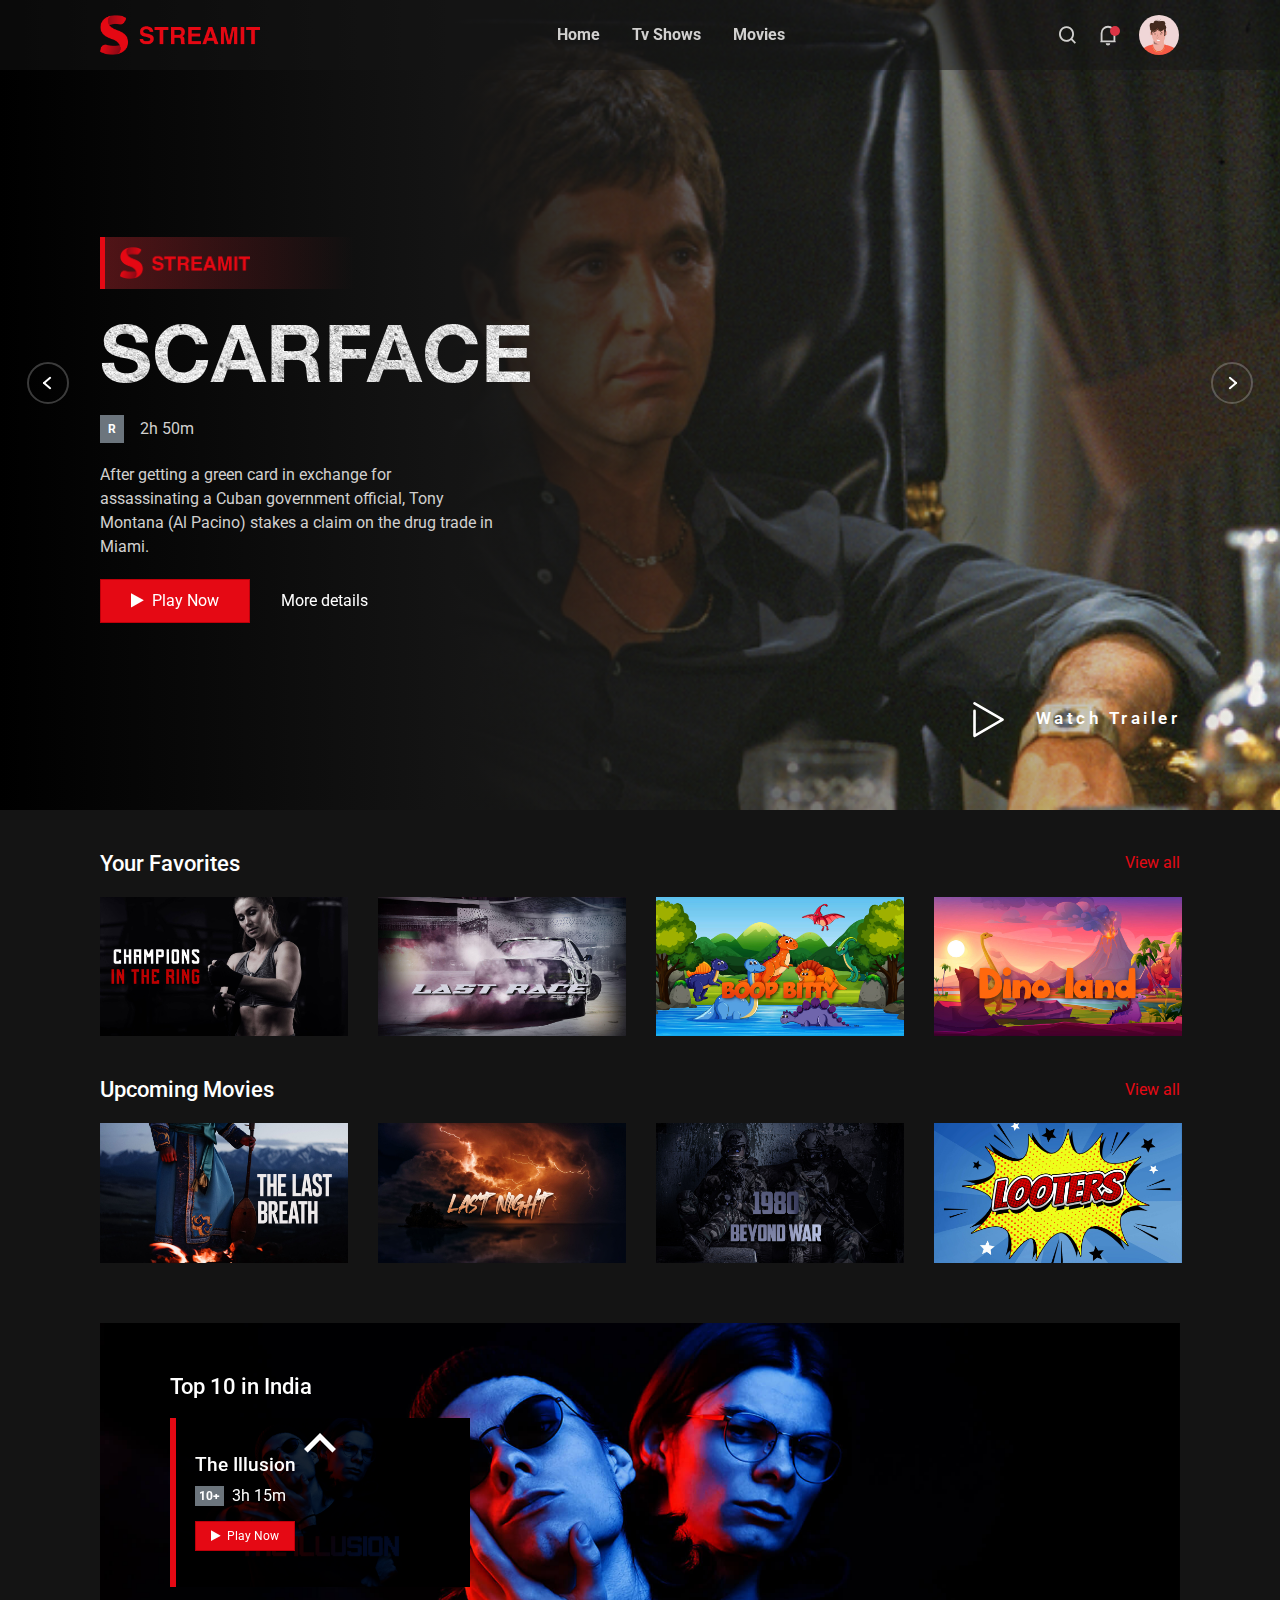
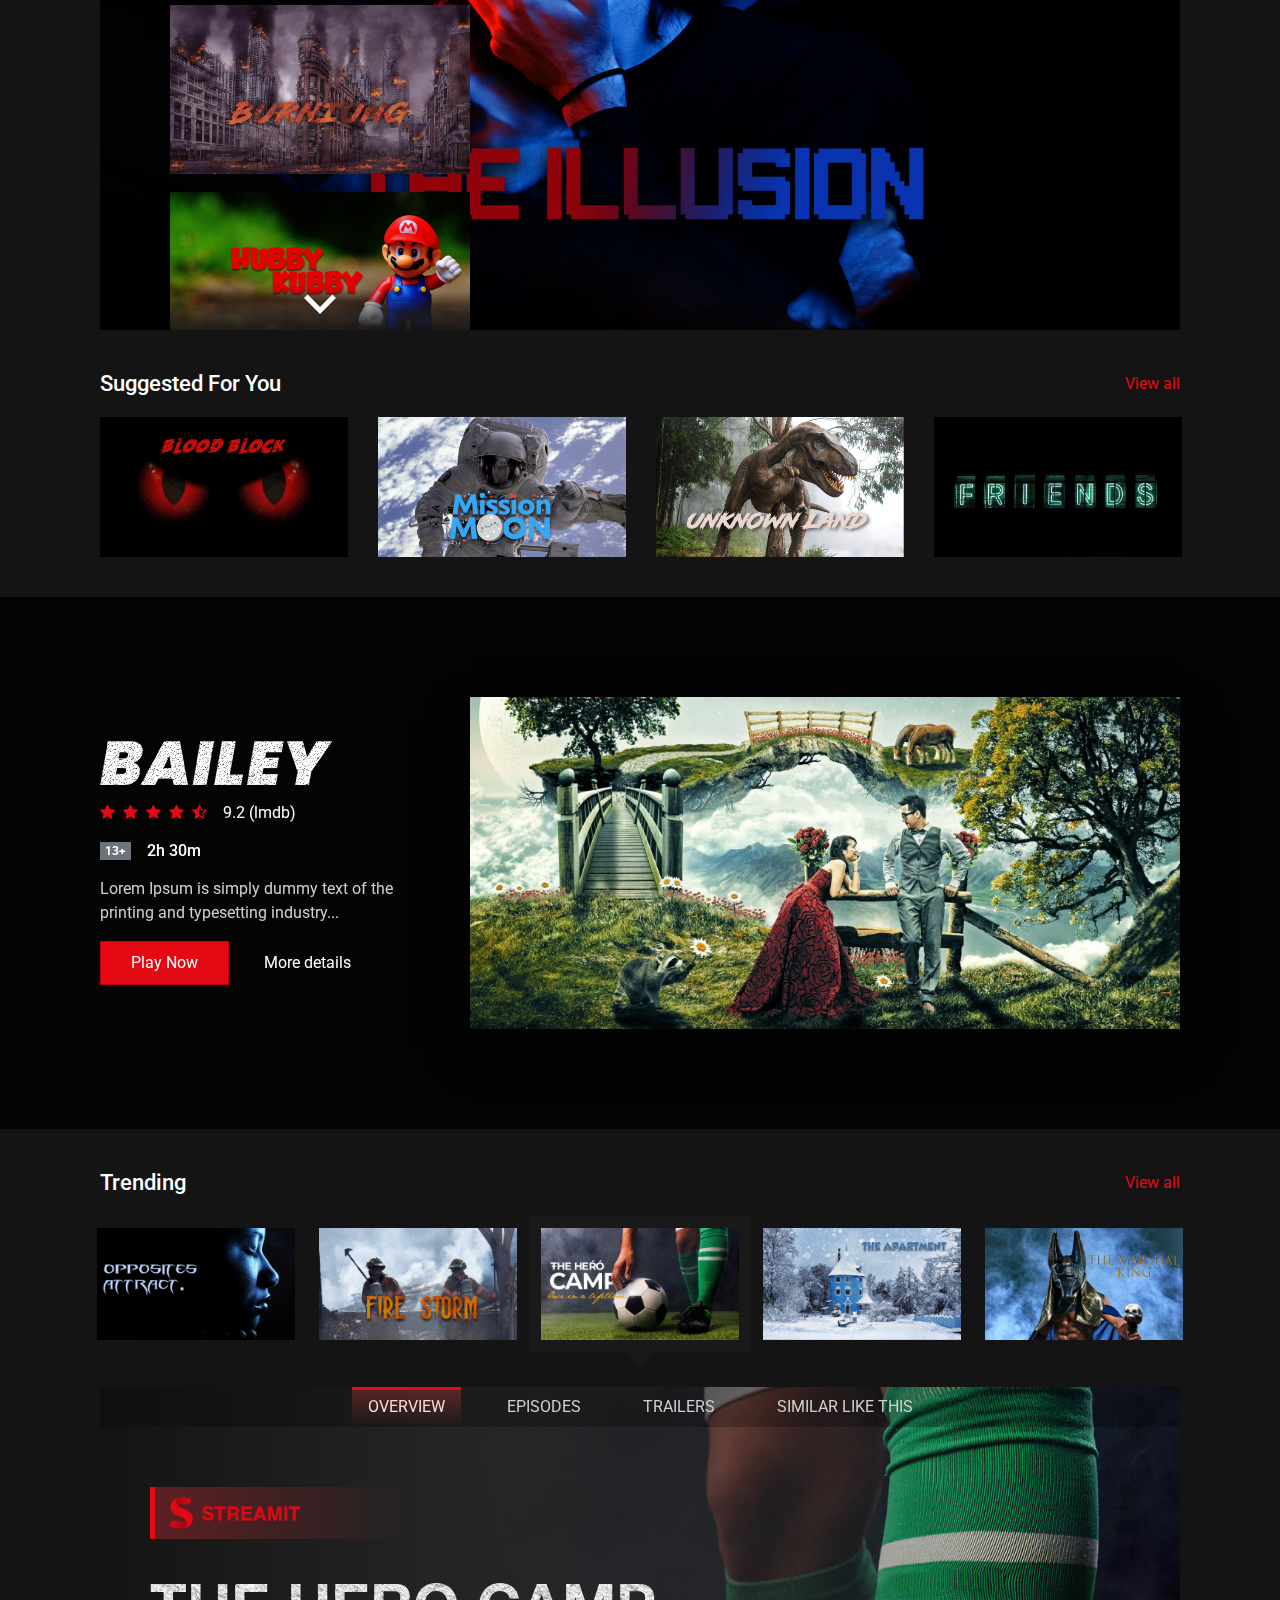
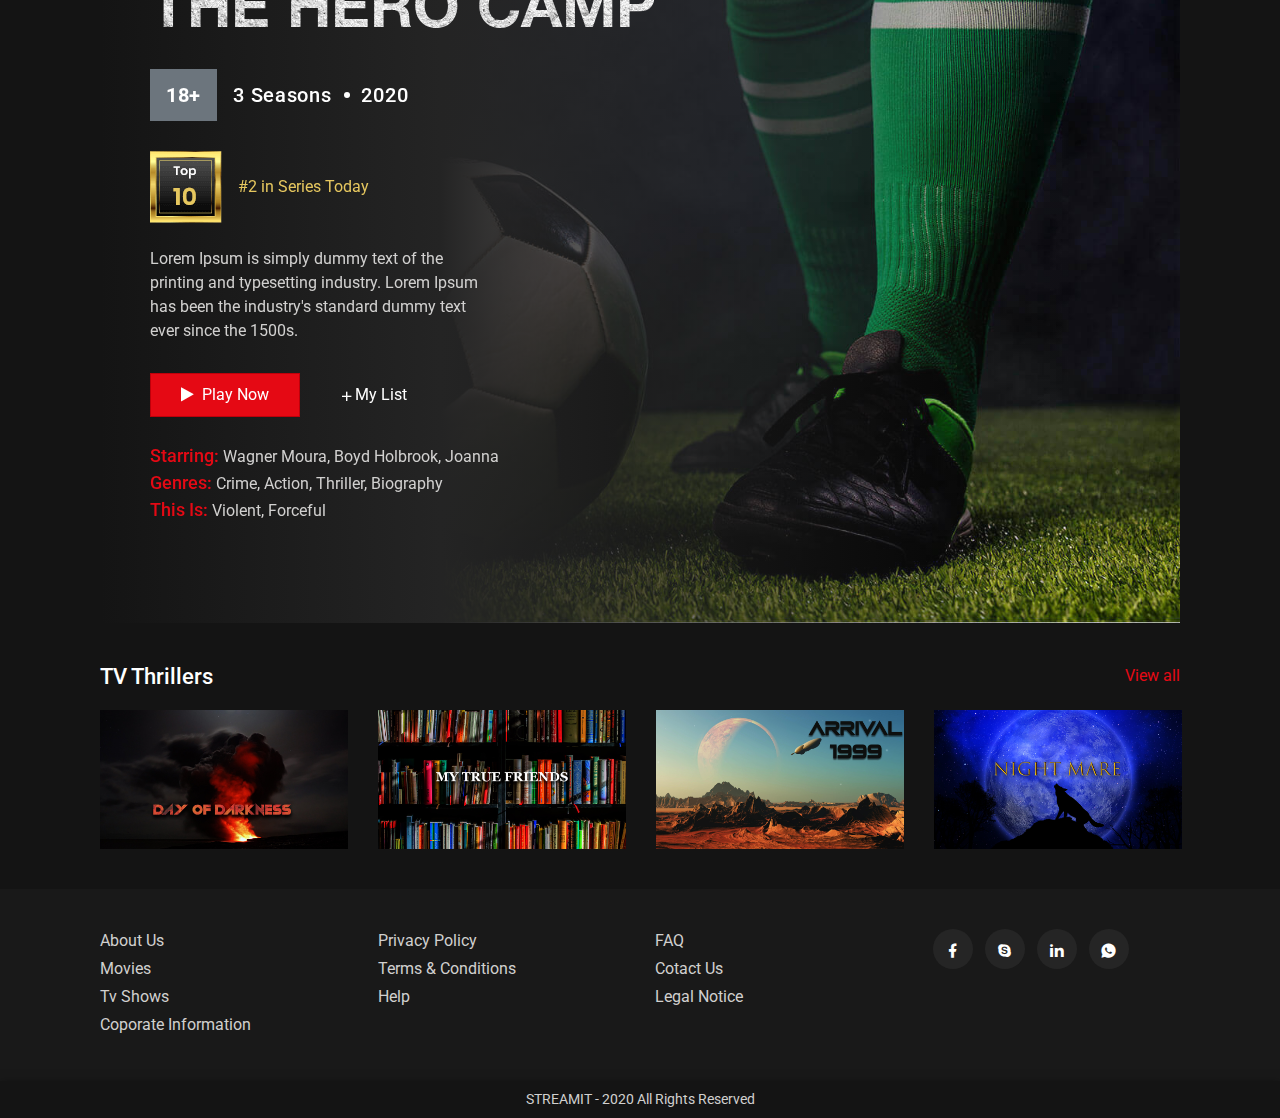
<file: frontend/home.html>
<!doctype html>
<html lang="en-US">
   
<!-- Mirrored from iqonic.design/themes/streamitnew/frontend/html/index.html by HTTrack Website Copier/3.x [XR&CO'2014], Fri, 04 Sep 2020 20:04:30 GMT -->
<head>
      <!-- Required meta tags -->
      <meta charset="UTF-8">
      <meta name="viewport" content="width=device-width, initial-scale=1.0">
      <meta http-equiv="X-UA-Compatible" content="ie=edge">
      <title>Streamit</title>
      <!-- Favicon -->
      <link rel="shortcut icon" href="images/favicon.ico" />
      <!-- Bootstrap CSS -->
      <link rel="stylesheet" href="css/bootstrap.min.css" />
      <!-- Typography CSS -->
      <link rel="stylesheet" href="css/typography.css">
      <!-- Style -->
      <link rel="stylesheet" href="css/style.css" />
      <!-- Responsive -->
      <link rel="stylesheet" href="css/responsive.css" />
   </head>
   <body>
      <!-- loader Start -->
      <div id="loading">
         <div id="loading-center">
         </div>
      </div>
      <!-- loader END -->
      <!-- Header -->
      <header id="main-header">
         <div class="main-header">
            <div class="container-fluid">
               <div class="row">
                  <div class="col-sm-12">
                     <nav class="navbar navbar-expand-lg navbar-light p-0">
                        <a href="#" class="navbar-toggler c-toggler" data-toggle="collapse"
                           data-target="#navbarSupportedContent" aria-controls="navbarSupportedContent"
                           aria-expanded="false" aria-label="Toggle navigation">
                           <div class="navbar-toggler-icon" data-toggle="collapse">
                              <span class="navbar-menu-icon navbar-menu-icon--top"></span>
                              <span class="navbar-menu-icon navbar-menu-icon--middle"></span>
                              <span class="navbar-menu-icon navbar-menu-icon--bottom"></span>
                           </div>
                        </a>
                        <a class="navbar-brand" href="home.html"> <img class="img-fluid logo" src="images/logo.png"
                           alt="streamit" /> </a>
                        <div class="collapse navbar-collapse" id="navbarSupportedContent">
                           <div class="menu-main-menu-container">
                              <ul id="top-menu" class="navbar-nav ml-auto">
                                 <li class="menu-item">
                                    <a href="home.html">Home</a>
                                 </li>
                                 <li class="menu-item">
                                    <a href="show-category.html">Tv Shows</a>
                                 </li>
                                 <li class="menu-item">
                                    <a href="movie-category.html">Movies</a>
                                 </li>
                              </ul>
                           </div>
                        </div>
                        <div class="mobile-more-menu">
                           <a href="javascript:void(0);" class="more-toggle" id="dropdownMenuButton"
                              data-toggle="more-toggle" aria-haspopup="true" aria-expanded="false">
                           <i class="ri-more-line"></i>
                           </a>
                           <div class="more-menu" aria-labelledby="dropdownMenuButton">
                              <div class="navbar-right position-relative">
                                 <ul class="d-flex align-items-center justify-content-end list-inline m-0">
                                    <li>
                                       <a href="#" class="search-toggle">
                                       <i class="ri-search-line"></i>
                                       </a>
                                       <div class="search-box iq-search-bar">
                                          <form action="#" class="searchbox">
                                             <div class="form-group position-relative">
                                                <input type="text" class="text search-input font-size-12"
                                                   placeholder="type here to search...">
                                                <i class="search-link ri-search-line"></i>
                                             </div>
                                          </form>
                                       </div>
                                    </li>
                                    <li class="nav-item nav-icon">
                                       <a href="#" class="search-toggle position-relative">
                                          <svg xmlns="http://www.w3.org/2000/svg" viewBox="0 0 24 24" width="22"
                                             height="22" class="noti-svg">
                                             <path fill="none" d="M0 0h24v24H0z" />
                                             <path
                                                d="M18 10a6 6 0 1 0-12 0v8h12v-8zm2 8.667l.4.533a.5.5 0 0 1-.4.8H4a.5.5 0 0 1-.4-.8l.4-.533V10a8 8 0 1 1 16 0v8.667zM9.5 21h5a2.5 2.5 0 1 1-5 0z" />
                                          </svg>
                                          <span class="bg-danger dots"></span>
                                       </a>
                                       <div class="iq-sub-dropdown">
                                          <div class="iq-card shadow-none m-0">
                                             <div class="iq-card-body">
                                                <a href="#" class="iq-sub-card">
                                                   <div class="media align-items-center">
                                                      <img src="images/notify/thumb-1.jpg" class="img-fluid mr-3"
                                                         alt="streamit" />
                                                      <div class="media-body">
                                                         <h6 class="mb-0 ">Boop Bitty</h6>
                                                         <small class="font-size-12"> just now</small>
                                                      </div>
                                                   </div>
                                                </a>
                                                <a href="#" class="iq-sub-card">
                                                   <div class="media align-items-center">
                                                      <img src="images/notify/thumb-2.jpg" class="img-fluid mr-3"
                                                         alt="streamit" />
                                                      <div class="media-body">
                                                         <h6 class="mb-0 ">The Last Breath</h6>
                                                         <small class="font-size-12">15 minutes ago</small>
                                                      </div>
                                                   </div>
                                                </a>
                                                <a href="#" class="iq-sub-card">
                                                   <div class="media align-items-center">
                                                      <img src="images/notify/thumb-3.jpg" class="img-fluid mr-3"
                                                         alt="streamit" />
                                                      <div class="media-body">
                                                         <h6 class="mb-0 ">The Hero Camp</h6>
                                                         <small class="font-size-12">1 hour ago</small>
                                                      </div>
                                                   </div>
                                                </a>
                                             </div>
                                          </div>
                                       </div>
                                    </li>
                                    <li>
                                       <a href="#" class="iq-user-dropdown search-toggle d-flex align-items-center">
                                       <img src="images/user/user.jpg" class="img-fluid avatar-40 rounded-circle"
                                          alt="user">
                                       </a>
                                       <div class="iq-sub-dropdown iq-user-dropdown">
                                          <div class="iq-card shadow-none m-0">
                                             <div class="iq-card-body p-0 pl-3 pr-3">
                                                <a href="manage-profile.html" class="iq-sub-card setting-dropdown">
                                                   <div class="media align-items-center">
                                                      <div class="right-icon">
                                                         <i class="ri-file-user-line text-primary"></i>
                                                      </div>
                                                      <div class="media-body ml-3">
                                                         <h6 class="mb-0 ">Manage Profile</h6>
                                                      </div>
                                                   </div>
                                                </a>
                                                <a href="setting.html" class="iq-sub-card setting-dropdown">
                                                   <div class="media align-items-center">
                                                      <div class="right-icon">
                                                         <i class="ri-settings-4-line text-primary"></i>
                                                      </div>
                                                      <div class="media-body ml-3">
                                                         <h6 class="mb-0 ">Settings</h6>
                                                      </div>
                                                   </div>
                                                </a>
                                                <a href="pricing-plan.html" class="iq-sub-card setting-dropdown">
                                                   <div class="media align-items-center">
                                                      <div class="right-icon">
                                                         <i class="ri-settings-4-line text-primary"></i>
                                                      </div>
                                                      <div class="media-body ml-3">
                                                         <h6 class="mb-0 ">Pricing Plan</h6>
                                                      </div>
                                                   </div>
                                                </a>
                                                <a href="login.html" class="iq-sub-card setting-dropdown">
                                                   <div class="media align-items-center">
                                                      <div class="right-icon">
                                                         <i class="ri-logout-circle-line text-primary"></i>
                                                      </div>
                                                      <div class="media-body ml-3">
                                                         <h6 class="mb-0">Logout</h6>
                                                      </div>
                                                   </div>
                                                </a>
                                             </div>
                                          </div>
                                       </div>
                                    </li>
                                 </ul>
                              </div>
                           </div>
                        </div>
                        <div class="navbar-right menu-right">
                           <ul class="d-flex align-items-center list-inline m-0">
                              <li class="nav-item nav-icon">
                                 <a href="#" class="search-toggle device-search">
                                 <i class="ri-search-line"></i>
                                 </a>
                                 <div class="search-box iq-search-bar d-search">
                                    <form action="#" class="searchbox">
                                       <div class="form-group position-relative">
                                          <input type="text" class="text search-input font-size-12"
                                             placeholder="type here to search...">
                                          <i class="search-link ri-search-line"></i>
                                       </div>
                                    </form>
                                 </div>
                              </li>
                              <li class="nav-item nav-icon">
                                 <a href="#" class="search-toggle" data-toggle="search-toggle">
                                    <svg xmlns="http://www.w3.org/2000/svg" viewBox="0 0 24 24" width="22" height="22"
                                       class="noti-svg">
                                       <path fill="none" d="M0 0h24v24H0z" />
                                       <path
                                          d="M18 10a6 6 0 1 0-12 0v8h12v-8zm2 8.667l.4.533a.5.5 0 0 1-.4.8H4a.5.5 0 0 1-.4-.8l.4-.533V10a8 8 0 1 1 16 0v8.667zM9.5 21h5a2.5 2.5 0 1 1-5 0z" />
                                    </svg>
                                    <span class="bg-danger dots"></span>
                                 </a>
                                 <div class="iq-sub-dropdown">
                                    <div class="iq-card shadow-none m-0">
                                       <div class="iq-card-body">
                                          <a href="#" class="iq-sub-card">
                                             <div class="media align-items-center">
                                                <img src="images/notify/thumb-1.jpg" class="img-fluid mr-3"
                                                   alt="streamit" />
                                                <div class="media-body">
                                                   <h6 class="mb-0 ">Boot Bitty</h6>
                                                   <small class="font-size-12"> just now</small>
                                                </div>
                                             </div>
                                          </a>
                                          <a href="#" class="iq-sub-card">
                                             <div class="media align-items-center">
                                                <img src="images/notify/thumb-2.jpg" class="img-fluid mr-3"
                                                   alt="streamit" />
                                                <div class="media-body">
                                                   <h6 class="mb-0 ">The Last Breath</h6>
                                                   <small class="font-size-12">15 minutes ago</small>
                                                </div>
                                             </div>
                                          </a>
                                          <a href="#" class="iq-sub-card">
                                             <div class="media align-items-center">
                                                <img src="images/notify/thumb-3.jpg" class="img-fluid mr-3"
                                                   alt="streamit" />
                                                <div class="media-body">
                                                   <h6 class="mb-0 ">The Hero Camp</h6>
                                                   <small class="font-size-12">1 hour ago</small>
                                                </div>
                                             </div>
                                          </a>
                                       </div>
                                    </div>
                                 </div>
                              </li>
                              <li class="nav-item nav-icon">
                                 <a href="#" class="iq-user-dropdown search-toggle p-0 d-flex align-items-center"
                                    data-toggle="search-toggle">
                                 <img src="images/user/user.jpg" class="img-fluid avatar-40 rounded-circle" alt="user">
                                 </a>
                                 <div class="iq-sub-dropdown iq-user-dropdown">
                                    <div class="iq-card shadow-none m-0">
                                       <div class="iq-card-body p-0 pl-3 pr-3">
                                          <a href="manage-profile.html" class="iq-sub-card setting-dropdown">
                                             <div class="media align-items-center">
                                                <div class="right-icon">
                                                   <i class="ri-file-user-line text-primary"></i>
                                                </div>
                                                <div class="media-body ml-3">
                                                   <h6 class="mb-0 ">Manage Profile</h6>
                                                </div>
                                             </div>
                                          </a>
                                          <a href="setting.html" class="iq-sub-card setting-dropdown">
                                             <div class="media align-items-center">
                                                <div class="right-icon">
                                                   <i class="ri-settings-4-line text-primary"></i>
                                                </div>
                                                <div class="media-body ml-3">
                                                   <h6 class="mb-0 ">Settings</h6>
                                                </div>
                                             </div>
                                          </a>
                                          <a href="pricing-plan.html" class="iq-sub-card setting-dropdown">
                                             <div class="media align-items-center">
                                                <div class="right-icon">
                                                   <i class="ri-settings-4-line text-primary"></i>
                                                </div>
                                                <div class="media-body ml-3">
                                                   <h6 class="mb-0 ">Pricing Plan</h6>
                                                </div>
                                             </div>
                                          </a>
                                          <a href="login.html" class="iq-sub-card setting-dropdown">
                                             <div class="media align-items-center">
                                                <div class="right-icon">
                                                   <i class="ri-logout-circle-line text-primary"></i>
                                                </div>
                                                <div class="media-body ml-3">
                                                   <h6 class="mb-0 ">Logout</h6>
                                                </div>
                                             </div>
                                          </a>
                                       </div>
                                    </div>
                                 </div>
                              </li>
                           </ul>
                        </div>
                     </nav>
                     <div class="nav-overlay"></div>
                  </div>
               </div>
            </div>
         </div>
      </header>
      <!-- Header End -->
      <!-- Slider Start -->
      <section id="home" class="iq-main-slider p-0">
         <div id="home-slider" class="slider m-0 p-0">
            <div class="slide slick-bg s-bg-1">
               <div class="container-fluid position-relative h-100">
                  <div class="slider-inner h-100">
                     <div class="row align-items-center  h-100">
                        <div class="col-xl-6 col-lg-12 col-md-12">
                           <a href="javascript:void(0);">
                              <div class="channel-logo" data-animation-in="fadeInLeft" data-delay-in="0.5">
                                 <img src="images/logo.png" class="c-logo" alt="streamit">
                              </div>
                           </a>
                           <h1 class="slider-text big-title title text-uppercase" data-animation-in="fadeInLeft"
                              data-delay-in="0.6">Scarface</h1>
                           <div class="d-flex align-items-center" data-animation-in="fadeInUp" data-delay-in="1">
                              <span class="badge badge-secondary p-2">R</span>
                              <span class="ml-3">2h 50m</span>
                           </div>
                           <p data-animation-in="fadeInUp" data-delay-in="1.2">After getting a green card in exchange for assassinating a Cuban government official, Tony Montana (Al Pacino) stakes a claim on the drug trade in Miami.
                           </p>
                           <div class="d-flex align-items-center r-mb-23" data-animation-in="fadeInUp" data-delay-in="1.2">
                              <a href="scarface.html" class="btn btn-hover"><i class="fa fa-play mr-2"
                                 aria-hidden="true"></i>Play Now</a>
                              <a href="https://www.imdb.com/title/tt0086250/"  target="_blank" class="btn btn-link">More details</a>
                           </div>
                        </div>
                     </div>
                     <div class="trailor-video">
                        <a href="https://taken.s3.us-east.cloud-object-storage.appdomain.cloud/ScarfaceTrailer.mp4" target="_blank" class="video-open playbtn">
                           <svg version="1.1" xmlns="http://www.w3.org/2000/svg" xmlns:xlink="http://www.w3.org/1999/xlink"
                              x="0px" y="0px" width="80px" height="80px" viewBox="0 0 213.7 213.7"
                              enable-background="new 0 0 213.7 213.7" xml:space="preserve">
                              <polygon class='triangle' fill="none" stroke-width="7" stroke-linecap="round"
                                 stroke-linejoin="round" stroke-miterlimit="10"
                                 points="73.5,62.5 148.5,105.8 73.5,149.1 " />
                              <circle class='circle' fill="none" stroke-width="7" stroke-linecap="round"
                                 stroke-linejoin="round" stroke-miterlimit="10" cx="106.8" cy="106.8" r="103.3" />
                           </svg>
                           <span class="w-trailor">Watch Trailer</span>
                        </a>
                     </div>
                  </div>
               </div>
            </div>
            <div class="slide slick-bg s-bg-2">
               <div class="container-fluid position-relative h-100">
                  <div class="slider-inner h-100">
                     <div class="row align-items-center  h-100">
                        <div class="col-xl-6 col-lg-12 col-md-12">
                           <a href="javascript:void(0);">
                              <div class="channel-logo" data-animation-in="fadeInLeft">
                                 <img src="images/logo.png" class="c-logo" alt="streamit">
                              </div>
                           </a>
                           <h1 class="slider-text big-title title text-uppercase" data-animation-in="fadeInLeft">sail coaster</h1>
                           <div class="d-flex align-items-center" data-animation-in="fadeInUp" data-delay-in="0.5">
                              <span class="badge badge-secondary p-2">16+</span>
                              <span class="ml-3">2h 40m</span>
                           </div>
                           <p data-animation-in="fadeInUp" data-delay-in="0.7">Lorem Ipsum is simply dummy text of the printing and typesetting industry. Lorem Ipsum has been the industry's standard
                              dummy text ever since the 1500s.
                           </p>
                           <div class="d-flex align-items-center r-mb-23" data-animation-in="fadeInUp" data-delay-in="1">
                              <a href="movie-details.html" class="btn btn-hover"><i class="fa fa-play mr-2"
                                 aria-hidden="true"></i>Play Now</a>
                              <a href="movie-details.html" class="btn btn-link">More details</a>
                           </div>
                        </div>
                     </div>
                     <div class="trailor-video">
                        <a href="video/trailer.mp4" class="video-open playbtn">
                           <svg version="1.1" xmlns="http://www.w3.org/2000/svg" xmlns:xlink="http://www.w3.org/1999/xlink"
                              x="0px" y="0px" width="80px" height="80px" viewBox="0 0 213.7 213.7"
                              enable-background="new 0 0 213.7 213.7" xml:space="preserve">
                              <polygon class='triangle' fill="none" stroke-width="7" stroke-linecap="round"
                                 stroke-linejoin="round" stroke-miterlimit="10"
                                 points="73.5,62.5 148.5,105.8 73.5,149.1 " />
                              <circle class='circle' fill="none" stroke-width="7" stroke-linecap="round"
                                 stroke-linejoin="round" stroke-miterlimit="10" cx="106.8" cy="106.8" r="103.3" />
                           </svg>
                           <span class="w-trailor">Watch Trailer</span>
                        </a>
                     </div>
                  </div>
               </div>
            </div>
            <div class="slide slick-bg s-bg-3">
               <div class="container-fluid position-relative h-100">
                  <div class="slider-inner h-100">
                     <div class="row align-items-center  h-100">
                        <div class="col-xl-6 col-lg-12 col-md-12">
                           <a href="javascript:void(0);">
                              <div class="channel-logo" data-animation-in="fadeInLeft">
                                 <img src="images/logo.png" class="c-logo" alt="streamit">
                              </div>
                           </a>
                           <h1 class="slider-text big-title title text-uppercase" data-animation-in="fadeInLeft">the army</h1>
                           <div class="d-flex align-items-center" data-animation-in="fadeInUp" data-delay-in="0.5">
                              <span class="badge badge-secondary p-2">20+</span>
                              <span class="ml-3">3h</span>
                           </div>
                           <p data-animation-in="fadeInUp" data-delay-in="0.7">Lorem Ipsum is simply dummy text of the printing and typesetting industry. Lorem Ipsum has been the industry's standard
                              dummy text ever since the 1500s.
                           </p>
                           <div class="d-flex align-items-center r-mb-23" data-animation-in="fadeInUp" data-delay-in="1">
                              <a href="movie-details.html" class="btn btn-hover"><i class="fa fa-play mr-2"
                                 aria-hidden="true"></i>Play Now</a>
                              <a href="movie-details.html" class="btn btn-link">More details</a>
                           </div>
                        </div>
                     </div>
                     <div class="trailor-video">
                        <a href="video/trailer.mp4" class="video-open playbtn">
                           <svg version="1.1" xmlns="http://www.w3.org/2000/svg" xmlns:xlink="http://www.w3.org/1999/xlink"
                              x="0px" y="0px" width="80px" height="80px" viewBox="0 0 213.7 213.7"
                              enable-background="new 0 0 213.7 213.7" xml:space="preserve">
                              <polygon class='triangle' fill="none" stroke-width="7" stroke-linecap="round"
                                 stroke-linejoin="round" stroke-miterlimit="10"
                                 points="73.5,62.5 148.5,105.8 73.5,149.1 " />
                              <circle class='circle' fill="none" stroke-width="7" stroke-linecap="round"
                                 stroke-linejoin="round" stroke-miterlimit="10" cx="106.8" cy="106.8" r="103.3" />
                           </svg>
                           <span class="w-trailor">Watch Trailer</span>
                        </a>
                     </div>
                  </div>
               </div>
            </div>
         </div>
         <svg xmlns="http://www.w3.org/2000/svg" style="display: none;">
            <symbol xmlns="http://www.w3.org/2000/svg" viewBox="0 0 44 44" width="44px" height="44px" id="circle"
               fill="none" stroke="currentColor">
               <circle r="20" cy="22" cx="22" id="test"></circle>
            </symbol>
         </svg>
      </section>
      <!-- Slider End -->
      <!-- MainContent -->
      <div class="main-content">
         <section id="iq-favorites">
            <div class="container-fluid">
               <div class="row">
                  <div class="col-sm-12 overflow-hidden">
                     <div class="iq-main-header d-flex align-items-center justify-content-between">
                        <h4 class="main-title">Your Favorites</h4>
                        <a href="movie-category.html" class="text-primary">View all</a>
                     </div>
                     <div class="favorites-contens">
                        <ul class="favorites-slider list-inline  row p-0 mb-0">
                           <li class="slide-item">
                              <a href="movie-details.html">
                                 <div class="block-images position-relative">
                                    <div class="img-box">
                                       <img src="images/favorite/01.jpg" class="img-fluid" alt="">
                                    </div>
                                    <div class="block-description">
                                       <h6>Champions</h6>
                                       <div class="movie-time d-flex align-items-center my-2">
                                          <div class="badge badge-secondary p-1 mr-2">13+</div>
                                          <span class="text-white">2h 30m</span>
                                       </div>
                                       <div class="hover-buttons">
                                          <span class="btn btn-hover">
                                          <i class="fa fa-play mr-1" aria-hidden="true"></i>
                                          Play Now
                                          </span>
                                       </div>
                                    </div>
                                    <div class="block-social-info">
                                       <ul class="list-inline p-0 m-0 music-play-lists">
                                          <li><span><i class="ri-volume-mute-fill"></i></span></li>
                                          <li><span><i class="ri-heart-fill"></i></span></li>
                                          <li><span><i class="ri-add-line"></i></span></li>
                                       </ul>
                                    </div>
                                 </div>
                              </a>
                           </li>
                           <li class="slide-item">
                              <a href="show-details.html">
                                 <div class="block-images position-relative">
                                    <div class="img-box">
                                       <img src="images/favorite/02.jpg" class="img-fluid" alt="">
                                    </div>
                                    <div class="block-description">
                                       <h6>Last Race</h6>
                                       <div class="movie-time d-flex align-items-center my-2">
                                          <div class="badge badge-secondary p-1 mr-2">7+</div>
                                          <span class="text-white">2 Seasons</span>
                                       </div>
                                       <div class="hover-buttons">
                                          <span class="btn btn-hover"><i class="fa fa-play mr-1" aria-hidden="true"></i>
                                          Play Now
                                          </span>
                                       </div>
                                    </div>
                                    <div class="block-social-info">
                                       <ul class="list-inline p-0 m-0 music-play-lists">
                                          <li><span><i class="ri-volume-mute-fill"></i></span></li>
                                          <li><span><i class="ri-heart-fill"></i></span></li>
                                          <li><span><i class="ri-add-line"></i></span></li>
                                       </ul>
                                    </div>
                                 </div>
                              </a>
                           </li>
                           <li class="slide-item">
                              <a href="movie-details.html">
                                 <div class="block-images position-relative">
                                    <div class="img-box">
                                       <img src="images/favorite/03.jpg" class="img-fluid" alt="">
                                    </div>
                                    <div class="block-description">
                                       <h6>Boop Bitty</h6>
                                       <div class="movie-time d-flex align-items-center my-2">
                                          <div class="badge badge-secondary p-1 mr-2">15+</div>
                                          <span class="text-white">2h 30m</span>
                                       </div>
                                       <div class="hover-buttons">
                                          <span class="btn btn-hover">
                                          <i class="fa fa-play mr-1" aria-hidden="true"></i>
                                          Play Now
                                          </span>
                                       </div>
                                    </div>
                                    <div class="block-social-info">
                                       <ul class="list-inline p-0 m-0 music-play-lists">
                                          <li><span><i class="ri-volume-mute-fill"></i></span></li>
                                          <li><span><i class="ri-heart-fill"></i></span></li>
                                          <li><span><i class="ri-add-line"></i></span></li>
                                       </ul>
                                    </div>
                                 </div>
                              </a>
                           </li>
                           <li class="slide-item">
                              <a href="show-details.html">
                                 <div class="block-images position-relative">
                                    <div class="img-box">
                                       <img src="images/favorite/04.jpg" class="img-fluid" alt="">
                                    </div>
                                    <div class="block-description">
                                       <h6>Dino Land</h6>
                                       <div class="movie-time d-flex align-items-center my-2">
                                          <div class="badge badge-secondary p-1 mr-2">18+</div>
                                          <span class="text-white">3 Seasons</span>
                                       </div>
                                       <div class="hover-buttons">
                                          <span class="btn btn-hover">
                                          <i class="fa fa-play mr-1" aria-hidden="true"></i>
                                          Play Now
                                          </span>
                                       </div>
                                    </div>
                                    <div class="block-social-info">
                                       <ul class="list-inline p-0 m-0 music-play-lists">
                                          <li><span><i class="ri-volume-mute-fill"></i></span></li>
                                          <li><span><i class="ri-heart-fill"></i></span></li>
                                          <li><span><i class="ri-add-line"></i></span></li>
                                       </ul>
                                    </div>
                                 </div>
                              </a>
                           </li>
                           <li class="slide-item">
                              <a href="show-details.html">
                                 <div class="block-images position-relative">
                                    <div class="img-box">
                                       <img src="images/favorite/05.jpg" class="img-fluid" alt="">
                                    </div>
                                    <div class="block-description">
                                       <h6>Jaction action</h6>
                                       <div class="movie-time d-flex align-items-center my-2">
                                          <div class="badge badge-secondary p-1 mr-2">10+</div>
                                          <span class="text-white">1 Season</span>
                                       </div>
                                       <div class="hover-buttons">
                                          <span class="btn btn-hover">
                                          <i class="fa fa-play mr-1" aria-hidden="true"></i>
                                          Play Now
                                          </span>
                                       </div>
                                    </div>
                                    <div class="block-social-info">
                                       <ul class="list-inline p-0 m-0 music-play-lists">
                                          <li><span><i class="ri-volume-mute-fill"></i></span></li>
                                          <li><span><i class="ri-heart-fill"></i></span></li>
                                          <li><span><i class="ri-add-line"></i></span></li>
                                       </ul>
                                    </div>
                                 </div>
                              </a>
                           </li>
                        </ul>
                     </div>
                  </div>
               </div>
            </div>
         </section>
         <section id="iq-upcoming-movie">
            <div class="container-fluid">
               <div class="row">
                  <div class="col-sm-12 overflow-hidden">
                     <div class="iq-main-header d-flex align-items-center justify-content-between">
                        <h4 class="main-title">Upcoming Movies</h4>
                        <a href="movie-category.html" class="text-primary">View all</a>
                     </div>
                     <div class="upcoming-contens">
                        <ul class="favorites-slider list-inline row p-0 mb-0">
                           <li class="slide-item">
                              <a href="movie-details.html">
                                 <div class="block-images position-relative">
                                    <div class="img-box">
                                       <img src="images/upcoming/01.jpg" class="img-fluid" alt="">
                                    </div>
                                    <div class="block-description">
                                       <h6>The Last Breath</h6>
                                       <div class="movie-time d-flex align-items-center my-2">
                                          <div class="badge badge-secondary p-1 mr-2">5+</div>
                                          <span class="text-white">2h 30m</span>
                                       </div>
                                       <div class="hover-buttons">
                                          <span class="btn btn-hover"><i class="fa fa-play mr-1" aria-hidden="true"></i>
                                          Play Now
                                          </span>
                                       </div>
                                    </div>
                                    <div class="block-social-info">
                                       <ul class="list-inline p-0 m-0 music-play-lists">
                                          <li><span><i class="ri-volume-mute-fill"></i></span></li>
                                          <li><span><i class="ri-heart-fill"></i></span></li>
                                          <li><span><i class="ri-add-line"></i></span></li>
                                       </ul>
                                    </div>
                                 </div>
                              </a>
                           </li>
                           <li class="slide-item">
                              <a href="movie-details.html">
                                 <div class="block-images position-relative">
                                    <div class="img-box">
                                       <img src="images/upcoming/02.jpg" class="img-fluid" alt="">
                                    </div>
                                    <div class="block-description">
                                       <h6>Last Night</h6>
                                       <div class="movie-time d-flex align-items-center my-2">
                                          <div class="badge badge-secondary p-1 mr-2">22+</div>
                                          <span class="text-white">2h 15m</span>
                                       </div>
                                       <div class="hover-buttons">
                                          <span class="btn btn-hover">
                                          <i class="fa fa-play mr-1" aria-hidden="true"></i>
                                          Play Now
                                          </span>
                                       </div>
                                    </div>
                                    <div class="block-social-info">
                                       <ul class="list-inline p-0 m-0 music-play-lists">
                                          <li><span><i class="ri-volume-mute-fill"></i></span></li>
                                          <li><span><i class="ri-heart-fill"></i></span></li>
                                          <li><span><i class="ri-add-line"></i></span></li>
                                       </ul>
                                    </div>
                                 </div>
                              </a>
                           </li>
                           <li class="slide-item">
                              <a href="movie-details.html">
                                 <div class="block-images position-relative">
                                    <div class="img-box">
                                       <img src="images/upcoming/03.jpg" class="img-fluid" alt="">
                                    </div>
                                    <div class="block-description">
                                       <h6>1980</h6>
                                       <div class="movie-time d-flex align-items-center my-2">
                                          <div class="badge badge-secondary p-1 mr-2">25+</div>
                                          <span class="text-white">3h</span>
                                       </div>
                                       <div class="hover-buttons">
                                          <span class="btn btn-hover">
                                          <i class="fa fa-play mr-1" aria-hidden="true"></i>
                                          Play Now
                                          </span>
                                       </div>
                                    </div>
                                    <div class="block-social-info">
                                       <ul class="list-inline p-0 m-0 music-play-lists">
                                          <li><span><i class="ri-volume-mute-fill"></i></span></li>
                                          <li><span><i class="ri-heart-fill"></i></span></li>
                                          <li><span><i class="ri-add-line"></i></span></li>
                                       </ul>
                                    </div>
                                 </div>
                              </a>
                           </li>
                           <li class="slide-item">
                              <a href="movie-details.html">
                                 <div class="block-images position-relative">
                                    <div class="img-box">
                                       <img src="images/upcoming/04.jpg" class="img-fluid" alt="">
                                    </div>
                                    <div class="block-description">
                                       <h6>Looters</h6>
                                       <div class="movie-time d-flex align-items-center my-2">
                                          <div class="badge badge-secondary p-1 mr-2">11+</div>
                                          <span class="text-white">2h 45m</span>
                                       </div>
                                       <div class="hover-buttons">
                                          <span class="btn btn-hover">
                                          <i class="fa fa-play mr-1" aria-hidden="true"></i>
                                          Play Now
                                          </span>
                                       </div>
                                    </div>
                                    <div class="block-social-info">
                                       <ul class="list-inline p-0 m-0 music-play-lists">
                                          <li><span><i class="ri-volume-mute-fill"></i></span></li>
                                          <li><span><i class="ri-heart-fill"></i></span></li>
                                          <li><span><i class="ri-add-line"></i></span></li>
                                       </ul>
                                    </div>
                                 </div>
                              </a>
                           </li>
                           <li class="slide-item">
                              <a href="movie-details.html">
                                 <div class="block-images position-relative">
                                    <div class="img-box">
                                       <img src="images/upcoming/05.jpg" class="img-fluid" alt="">
                                    </div>
                                    <div class="block-description">
                                       <h6>Vugotronic</h6>
                                       <div class="movie-time d-flex align-items-center my-2">
                                          <div class="badge badge-secondary p-1 mr-2">9+</div>
                                          <span class="text-white">2h 30m</span>
                                       </div>
                                       <div class="hover-buttons">
                                          <span class="btn btn-hover">
                                          <i class="fa fa-play mr-1" aria-hidden="true"></i>
                                          Play Now
                                          </span>
                                       </div>
                                    </div>
                                    <div class="block-social-info">
                                       <ul class="list-inline p-0 m-0 music-play-lists">
                                          <li><span><i class="ri-volume-mute-fill"></i></span></li>
                                          <li><span><i class="ri-heart-fill"></i></span></li>
                                          <li><span><i class="ri-add-line"></i></span></li>
                                       </ul>
                                    </div>
                                 </div>
                              </a>
                           </li>
                        </ul>
                     </div>
                  </div>
               </div>
            </div>
         </section>
         <section id="iq-topten">
            <div class="container-fluid">
               <div class="row">
                  <div class="col-sm-12 overflow-hidden">
                     <div class="iq-main-header d-flex align-items-center justify-content-between">
                        <h4 class="main-title topten-title-sm">Top 10 in India</h4>
                     </div>
                     <div class="topten-contens">
                        <h4 class="main-title topten-title">Top 10 in India</h4>
                        <ul id="top-ten-slider" class="list-inline p-0 m-0  d-flex align-items-center">
                           <li>
                              <a href="movie-details.html">
                              <img src="images/top-10/01.jpg" class="img-fluid w-100" alt="">
                              </a>
                           </li>
                           <li>
                              <a href="movie-details.html">
                              <img src="images/top-10/02.jpg" class="img-fluid w-100" alt="">
                              </a>
                           </li>
                           <li>
                              <a href="movie-details.html">
                              <img src="images/top-10/03.jpg" class="img-fluid w-100" alt="">
                              </a>
                           </li>
                           <li>
                              <a href="movie-details.html">
                              <img src="images/top-10/04.jpg" class="img-fluid w-100" alt="">
                              </a>
                           </li>
                           <li>
                              <a href="movie-details.html">
                              <img src="images/top-10/05.jpg" class="img-fluid w-100" alt="">
                              </a>
                           </li>
                           <li>
                              <a href="movie-details.html">
                              <img src="images/top-10/06.jpg" class="img-fluid w-100" alt="">
                              </a>
                           </li>
                        </ul>
                        <div class="vertical_s">
                           <ul id="top-ten-slider-nav" class="list-inline p-0 m-0  d-flex align-items-center">
                              <li>
                                 <div class="block-images position-relative">
                                    <a href="movie-details.html">
                                    <img src="images/top-10/01.jpg" class="img-fluid w-100" alt="">
                                    </a>
                                    <div class="block-description">
                                       <h5>The Illusion</h5>
                                       <div class="movie-time d-flex align-items-center my-2">
                                          <div class="badge badge-secondary p-1 mr-2">10+</div>
                                          <span class="text-white">3h 15m</span>
                                       </div>
                                       <div class="hover-buttons">
                                          <a href="movie-details.html" class="btn btn-hover" tabindex="0">
                                          <i class="fa fa-play mr-1" aria-hidden="true"></i> Play Now
                                          </a>
                                       </div>
                                    </div>
                                 </div>
                              </li>
                              <li>
                                 <div class="block-images position-relative">
                                    <a href="movie-details.html">
                                    <img src="images/top-10/02.jpg" class="img-fluid w-100" alt="">
                                    </a>
                                    <div class="block-description">
                                       <h5>Burning</h5>
                                       <div class="movie-time d-flex align-items-center my-2">
                                          <div class="badge badge-secondary p-1 mr-2">13+</div>
                                          <span class="text-white">2h 20m</span>
                                       </div>
                                       <div class="hover-buttons">
                                          <a href="movie-details.html" class="btn btn-hover" tabindex="0">
                                          <i class="fa fa-play mr-1" aria-hidden="true"></i> Play Now
                                          </a>
                                       </div>
                                    </div>
                                 </div>
                              </li>
                              <li>
                                 <div class="block-images position-relative">
                                    <a href="movie-details.html">
                                    <img src="images/top-10/03.jpg" class="img-fluid w-100" alt="">
                                    </a>
                                    <div class="block-description">
                                       <h5>Hubby Kubby</h5>
                                       <div class="movie-time d-flex align-items-center my-2">
                                          <div class="badge badge-secondary p-1 mr-2">9+</div>
                                          <span class="text-white">2h 40m</span>
                                       </div>
                                       <div class="hover-buttons">
                                          <a href="movie-details.html" class="btn btn-hover" tabindex="0">
                                          <i class="fa fa-play mr-1" aria-hidden="true"></i> Play Now
                                          </a>
                                       </div>
                                    </div>
                                 </div>
                              </li>
                              <li>
                                 <div class="block-images position-relative">
                                    <a href="movie-details.html">
                                    <img src="images/top-10/04.jpg" class="img-fluid w-100" alt="">
                                    </a>
                                    <div class="block-description">
                                       <h5>Open Dead Shot</h5>
                                       <div class="movie-time d-flex align-items-center my-2">
                                          <div class="badge badge-secondary p-1 mr-2">16+</div>
                                          <span class="text-white">1h 40m</span>
                                       </div>
                                       <div class="hover-buttons">
                                          <a href="movie-details.html" class="btn btn-hover" tabindex="0">
                                          <i class="fa fa-play mr-1" aria-hidden="true"></i> Play Now
                                          </a>
                                       </div>
                                    </div>
                                 </div>
                              </li>
                              <li>
                                 <div class="block-images position-relative">
                                    <a href="movie-details.html">
                                    <img src="images/top-10/05.jpg" class="img-fluid w-100" alt="">
                                    </a>
                                    <div class="block-description">
                                       <h5>Jumbo Queen</h5>
                                       <div class="movie-time d-flex align-items-center my-2">
                                          <div class="badge badge-secondary p-1 mr-2">15+</div>
                                          <span class="text-white">3h</span>
                                       </div>
                                       <div class="hover-buttons">
                                          <a href="movie-details.html" class="btn btn-hover" tabindex="0">
                                          <i class="fa fa-play mr-1" aria-hidden="true"></i> Play Now
                                          </a>
                                       </div>
                                    </div>
                                 </div>
                              </li>
                              <li>
                                 <div class="block-images position-relative">
                                    <a href="movie-details.html">
                                    <img src="images/top-10/06.jpg" class="img-fluid w-100" alt="">
                                    </a>
                                    <div class="block-description">
                                       <h5>The Lost Journey</h5>
                                       <div class="movie-time d-flex align-items-center my-2">
                                          <div class="badge badge-secondary p-1 mr-2">20+</div>
                                          <span class="text-white">2h 15m</span>
                                       </div>
                                       <div class="hover-buttons">
                                          <a href="movie-details.html" class="btn btn-hover" tabindex="0">
                                          <i class="fa fa-play mr-1" aria-hidden="true"></i> Play Now
                                          </a>
                                       </div>
                                    </div>
                                 </div>
                              </li>
                           </ul>
                        </div>
                     </div>
                  </div>
               </div>
            </div>
         </section>
         <section id="iq-suggestede" class="s-margin">
            <div class="container-fluid">
               <div class="row">
                  <div class="col-sm-12 overflow-hidden">
                     <div class="iq-main-header d-flex align-items-center justify-content-between">
                        <h4 class="main-title">Suggested For You</h4>
                        <a href="show-category.html" class="text-primary">View all</a>
                     </div>
                     <div class="suggestede-contens">
                        <ul class="list-inline favorites-slider row p-0 mb-0">
                           <li class="slide-item">
                              <a href="movie-details.html">
                                 <div class="block-images position-relative">
                                    <div class="img-box">
                                       <img src="images/suggested/01.jpg" class="img-fluid" alt="">
                                    </div>
                                    <div class="block-description">
                                       <h6>Blood Block</h6>
                                       <div class="movie-time d-flex align-items-center my-2">
                                          <div class="badge badge-secondary p-1 mr-2">11+</div>
                                          <span class="text-white">2h 30m</span>
                                       </div>
                                       <div class="hover-buttons">
                                          <span class="btn btn-hover"><i class="fa fa-play mr-1" aria-hidden="true"></i>
                                          Play Now</span>
                                       </div>
                                    </div>
                                    <div class="block-social-info">
                                       <ul class="list-inline p-0 m-0 music-play-lists">
                                          <li><span><i class="ri-volume-mute-fill"></i></span></li>
                                          <li><span><i class="ri-heart-fill"></i></span></li>
                                          <li><span><i class="ri-add-line"></i></span></li>
                                       </ul>
                                    </div>
                                 </div>
                              </a>
                           </li>
                           <li class="slide-item">
                              <a href="show-details.html">
                                 <div class="block-images position-relative">
                                    <div class="img-box">
                                       <img src="images/suggested/02.jpg" class="img-fluid" alt="">
                                    </div>
                                    <div class="block-description">
                                       <h6>Mission Moon</h6>
                                       <div class="movie-time d-flex align-items-center my-2">
                                          <div class="badge badge-secondary p-1 mr-2">9+</div>
                                          <span class="text-white">2 Seasons</span>
                                       </div>
                                       <div class="hover-buttons">
                                          <span class="btn btn-hover"><i class="fa fa-play mr-1" aria-hidden="true"></i>
                                          Play Now</span>
                                       </div>
                                    </div>
                                    <div class="block-social-info">
                                       <ul class="list-inline p-0 m-0 music-play-lists">
                                          <li><span><i class="ri-volume-mute-fill"></i></span></li>
                                          <li><span><i class="ri-heart-fill"></i></span></li>
                                          <li><span><i class="ri-add-line"></i></span></li>
                                       </ul>
                                    </div>
                                 </div>
                              </a>
                           </li>
                           <li class="slide-item">
                              <a href="movie-details.html">
                                 <div class="block-images position-relative">
                                    <div class="img-box">
                                       <img src="images/suggested/03.jpg" class="img-fluid" alt="">
                                    </div>
                                    <div class="block-description">
                                       <h6>Unknown Land</h6>
                                       <div class="movie-time d-flex align-items-center my-2">
                                          <div class="badge badge-secondary p-1 mr-2">17+</div>
                                          <span class="text-white">2h 30m</span>
                                       </div>
                                       <div class="hover-buttons">
                                          <span class="btn btn-hover"><i class="fa fa-play mr-1" aria-hidden="true"></i>
                                          Play Now</span>
                                       </div>
                                    </div>
                                    <div class="block-social-info">
                                       <ul class="list-inline p-0 m-0 music-play-lists">
                                          <li><span><i class="ri-volume-mute-fill"></i></span></li>
                                          <li><span><i class="ri-heart-fill"></i></span></li>
                                          <li><span><i class="ri-add-line"></i></span></li>
                                       </ul>
                                    </div>
                                 </div>
                              </a>
                           </li>
                           <li class="slide-item">
                              <a href="show-details.html">
                                 <div class="block-images position-relative">
                                    <div class="img-box">
                                       <img src="images/suggested/04.jpg" class="img-fluid" alt="">
                                    </div>
                                    <div class="block-description">
                                       <h6>Friends</h6>
                                       <div class="movie-time d-flex align-items-center my-2">
                                          <div class="badge badge-secondary p-1 mr-2">19+</div>
                                          <span class="text-white">3 Seasons</span>
                                       </div>
                                       <div class="hover-buttons">
                                          <span class="btn btn-hover"><i class="fa fa-play mr-1" aria-hidden="true"></i>
                                          Play Now</span>
                                       </div>
                                    </div>
                                    <div class="block-social-info">
                                       <ul class="list-inline p-0 m-0 music-play-lists">
                                          <li><span><i class="ri-volume-mute-fill"></i></span></li>
                                          <li><span><i class="ri-heart-fill"></i></span></li>
                                          <li><span><i class="ri-add-line"></i></span></li>
                                       </ul>
                                    </div>
                                 </div>
                              </a>
                           </li>
                           <li class="slide-item">
                              <a href="movie-details.html">
                                 <div class="block-images position-relative">
                                    <div class="img-box">
                                       <img src="images/suggested/05.jpg" class="img-fluid" alt="">
                                    </div>
                                    <div class="block-description">
                                       <h6>Inside the Sea</h6>
                                       <div class="movie-time d-flex align-items-center my-2">
                                          <div class="badge badge-secondary p-1 mr-2">13+</div>
                                          <span class="text-white">2h 40m</span>
                                       </div>
                                       <div class="hover-buttons">
                                          <span class="btn btn-hover"><i class="fa fa-play mr-1" aria-hidden="true"></i>
                                          Play Now</span>
                                       </div>
                                    </div>
                                    <div class="block-social-info">
                                       <ul class="list-inline p-0 m-0 music-play-lists">
                                          <li><span><i class="ri-volume-mute-fill"></i></span></li>
                                          <li><span><i class="ri-heart-fill"></i></span></li>
                                          <li><span><i class="ri-add-line"></i></span></li>
                                       </ul>
                                    </div>
                                 </div>
                              </a>
                           </li>
                        </ul>
                     </div>
                  </div>
               </div>
            </div>
         </section>
         <section id="parallex" class="parallax-window">
            <div class="container-fluid h-100">
               <div class="row align-items-center justify-content-center h-100 parallaxt-details">
                  <div class="col-lg-4 r-mb-23">
                     <div class="text-left">
                        <a href="javascript:void(0);">
                        <img src="images/parallax/parallax-logo.png" class="img-fluid" alt="bailey">
                        </a>
                        <div class="parallax-ratting d-flex align-items-center mt-3 mb-3">
                           <ul
                              class="ratting-start p-0 m-0 list-inline text-primary d-flex align-items-center justify-content-left">
                              <li><a href="javascript:void(0);" class="text-primary"><i class="fa fa-star"
                                 aria-hidden="true"></i></a></li>
                              <li><a href="javascript:void(0);" class="pl-2 text-primary"><i class="fa fa-star"
                                 aria-hidden="true"></i></a></li>
                              <li><a href="javascript:void(0);" class="pl-2 text-primary"><i class="fa fa-star"
                                 aria-hidden="true"></i></a></li>
                              <li><a href="javascript:void(0);" class="pl-2 text-primary"><i class="fa fa-star"
                                 aria-hidden="true"></i></a></li>
                              <li><a href="javascript:void(0);" class="pl-2 text-primary"><i class="fa fa-star-half-o"
                                 aria-hidden="true"></i></a></li>
                           </ul>
                           <span class="text-white ml-3">9.2 (lmdb)</span>
                        </div>
                        <div class="movie-time d-flex align-items-center mb-3">
                           <div class="badge badge-secondary mr-3">13+</div>
                           <h6 class="text-white">2h 30m</h6>
                        </div>
                        <p>Lorem Ipsum is simply dummy text of the printing and typesetting industry...</p>
                        <div class="parallax-buttons">
                           <a href="movie-details.html" class="btn btn-hover">Play Now</a>
                           <a href="movie-details.html" class="btn btn-link">More details</a>
                        </div>
                     </div>
                  </div>
                  <div class="col-lg-8">
                     <div class="parallax-img">
                        <a href="movie-details.html">
                        	<img src="images/parallax/p1.jpg" class="img-fluid w-100" alt="bailey">
                        </a>
                     </div>
                  </div>
               </div>
            </div>
         </section>
         <section id="iq-trending" class="s-margin">
            <div class="container-fluid">
               <div class="row">
                  <div class="col-sm-12 overflow-hidden">
                     <div class="iq-main-header d-flex align-items-center justify-content-between">
                        <h4 class="main-title">Trending</h4>
                        <a href="show-category.html" class="text-primary">View all</a>
                     </div>
                     <div class="trending-contens">
                        <ul id="trending-slider-nav" class="list-inline p-0 mb-0 row align-items-center">
                           <li>
                              <a href="javascript:void(0);">
                                 <div class="movie-slick position-relative">
                                    <img src="images/trending/01.jpg" class="img-fluid" alt="">
                                 </div>
                              </a>
                           </li>
                           <li>
                              <a href="javascript:void(0);">
                                 <div class="movie-slick position-relative">
                                    <img src="images/trending/02.jpg" class="img-fluid" alt="">
                                 </div>
                              </a>
                           </li>
                           <li>
                              <a href="javascript:void(0);">
                                 <div class="movie-slick position-relative">
                                    <img src="images/trending/03.jpg" class="img-fluid" alt="">
                                 </div>
                              </a>
                           </li>
                           <li>
                              <a href="javascript:void(0);">
                                 <div class="movie-slick position-relative">
                                    <img src="images/trending/04.jpg" class="img-fluid" alt="">
                                 </div>
                              </a>
                           </li>
                           <li>
                              <a href="javascript:void(0);">
                                 <div class="movie-slick position-relative">
                                    <img src="images/trending/05.jpg" class="img-fluid" alt="">
                                 </div>
                              </a>
                           </li>
                           <li>
                              <a href="javascript:void(0);">
                                 <div class="movie-slick position-relative">
                                    <img src="images/trending/06.jpg" class="img-fluid" alt="">
                                 </div>
                              </a>
                           </li>
                        </ul>
                        <ul id="trending-slider" class="list-inline p-0 m-0  d-flex align-items-center">
                           <li>
                              <div class="tranding-block position-relative"
                                 style="background-image: url(images/trending/01.jpg);">
                                 <div class="trending-custom-tab">
                                    <div class="tab-title-info position-relative">
                                       <ul class="trending-pills d-flex nav nav-pills justify-content-center align-items-center text-center"
                                          role="tablist">
                                          <li class="nav-item">
                                             <a class="nav-link active show" data-toggle="pill" href="#trending-data1"
                                                role="tab" aria-selected="true">Overview</a>
                                          </li>
                                          <li class="nav-item">
                                             <a class="nav-link" data-toggle="pill" href="#trending-data2" role="tab"
                                                aria-selected="false">Episodes</a>
                                          </li>
                                          <li class="nav-item">
                                             <a class="nav-link" data-toggle="pill" href="#trending-data3" role="tab"
                                                aria-selected="false">Trailers</a>
                                          </li>
                                          <li class="nav-item">
                                             <a class="nav-link" data-toggle="pill" href="#trending-data4" role="tab"
                                                aria-selected="false">Similar Like This</a>
                                          </li>
                                       </ul>
                                    </div>
                                    <div class="trending-content">
                                       <div id="trending-data1" class="overview-tab tab-pane fade active show">
                                          <div class="trending-info align-items-center w-100 animated fadeInUp">
                                             <a href="javascript:void(0);" tabindex="0">
                                                <div class="res-logo">
                                                   <div class="channel-logo">
                                                      <img src="images/logo.png" class="c-logo" alt="streamit">
                                                   </div>
                                                </div>
                                             </a>
                                             <h1 class="trending-text big-title text-uppercase">the hero camp</h1>
                                             <div class="d-flex align-items-center text-white text-detail">
                                                <span class="badge badge-secondary p-3">18+</span>
                                                <span class="ml-3">3 Seasons</span>
                                                <span class="trending-year">2020</span>
                                             </div>
                                             <div class="d-flex align-items-center series mb-4">
                                                <a href="javascript:void(0);"><img src="images/trending/trending-label.png"
                                                   class="img-fluid" alt=""></a>
                                                <span class="text-gold ml-3">#2 in Series Today</span>
                                             </div>
                                             <p class="trending-dec">Lorem Ipsum is simply dummy text of the printing and typesetting
                                                industry. Lorem Ipsum has been the industry's standard dummy text ever since the 1500s.
                                             </p>
                                             <div class="p-btns">
                                                <div class="d-flex align-items-center p-0">
                                                   <a href="show-details.html" class="btn btn-hover mr-2" tabindex="0"><i
                                                      class="fa fa-play mr-2" aria-hidden="true"></i>Play Now</a>
                                                   <a href="javascript:void(0);" class="btn btn-link" tabindex="0"><i class="ri-add-line"></i>My
                                                   List</a>
                                                </div>
                                             </div>
                                             <div class="trending-list mt-4">
                                                <div class="text-primary title">Starring: <span class="text-body">Wagner
                                                   Moura, Boyd Holbrook, Joanna</span>
                                                </div>
                                                <div class="text-primary title">Genres: <span class="text-body">Crime,
                                                   Action, Thriller, Biography</span>
                                                </div>
                                                <div class="text-primary title">This Is: <span class="text-body">Violent,
                                                   Forceful</span>
                                                </div>
                                             </div>
                                          </div>
                                       </div>
                                       <div id="trending-data2" class="overlay-tab tab-pane fade">
                                          <div
                                             class="trending-info align-items-center w-100 animated fadeInUp">
                                             <a href="show-details.html" tabindex="0">
                                                <div class="channel-logo">
                                                   <img src="images/logo.png" class="c-logo" alt="stramit">
                                                </div>
                                             </a>
                                             <h1 class="trending-text big-title text-uppercase">the hero camp</h1>
                                             <div class="iq-custom-select d-inline-block sea-epi">
                                                <select name="cars" class="form-control season-select">
                                                   <option value="season1">Season 1</option>
                                                   <option value="season2">Season 2</option>
                                                   <option value="season3">Season 3</option>
                                                </select>
                                             </div>
                                             <div class="episodes-contens mt-4">
                                                <div class="owl-carousel owl-theme episodes-slider1 list-inline p-0 mb-0">
                                                   <div class="e-item">
                                                      <div class="block-image position-relative">
                                                         <a href="show-details.html">
                                                         <img src="images/episodes/01.jpg" class="img-fluid" alt="">
                                                         </a>
                                                         <div class="episode-number">1</div>
                                                         <div class="episode-play-info">
                                                            <div class="episode-play">
                                                               <a href="show-details.html" tabindex="0"><i
                                                                  class="ri-play-fill"></i></a>
                                                            </div>
                                                         </div>
                                                      </div>
                                                      <div class="episodes-description text-body mt-2">
                                                         <div class="d-flex align-items-center justify-content-between">
                                                            <a href="show-details.html">Episode 1</a>
                                                            <span class="text-primary">2.25 m</span>
                                                         </div>
                                                         <p class="mb-0">Lorem Ipsum is simply dummy text of the printing and typesetting industry. Lorem Ipsum has been the industry's standard.
                                                         </p>
                                                      </div>
                                                   </div>
                                                   <div class="e-item">
                                                      <div class="block-image position-relative">
                                                         <a href="show-details.html">
                                                         <img src="images/episodes/02.jpg" class="img-fluid" alt="">
                                                         </a>
                                                         <div class="episode-number">2</div>
                                                         <div class="episode-play-info">
                                                            <div class="episode-play">
                                                               <a href="show-details.html" tabindex="0"><i
                                                                  class="ri-play-fill"></i></a>
                                                            </div>
                                                         </div>
                                                      </div>
                                                      <div class="episodes-description text-body mt-2">
                                                         <div class="d-flex align-items-center justify-content-between">
                                                            <a href="show-details.html">Episode 2</a>
                                                            <span class="text-primary">3.23 m</span>
                                                         </div>
                                                         <p class="mb-0">
                                                            Lorem Ipsum is simply dummy text of the printing and typesetting industry. Lorem Ipsum has been the industry's standard.
                                                         </p>
                                                      </div>
                                                   </div>
                                                   <div class="e-item">
                                                      <div class="block-image position-relative">
                                                         <a href="show-details.html">
                                                         <img src="images/episodes/03.jpg" class="img-fluid" alt="">
                                                         </a>
                                                         <div class="episode-number">3</div>
                                                         <div class="episode-play-info">
                                                            <div class="episode-play">
                                                               <a href="show-details.html" tabindex="0"><i
                                                                  class="ri-play-fill"></i></a>
                                                            </div>
                                                         </div>
                                                      </div>
                                                      <div class="episodes-description text-body mt-2">
                                                         <div class="d-flex align-items-center justify-content-between">
                                                            <a href="show-details.html">Episode 3</a>
                                                            <span class="text-primary">2 m</span>
                                                         </div>
                                                         <p class="mb-0">Lorem Ipsum is simply dummy text of the printing and typesetting industry. Lorem Ipsum has been the industry's standard.
                                                         </p>
                                                      </div>
                                                   </div>
                                                   <div class="e-item">
                                                      <div class="block-image position-relative">
                                                         <a href="show-details.html">
                                                         <img src="images/episodes/04.jpg" class="img-fluid" alt="">
                                                         </a>
                                                         <div class="episode-number">4</div>
                                                         <div class="episode-play-info">
                                                            <div class="episode-play">
                                                               <a href="show-details.html" tabindex="0"><i
                                                                  class="ri-play-fill"></i></a>
                                                            </div>
                                                         </div>
                                                      </div>
                                                      <div class="episodes-description text-body mt-2">
                                                         <div class="d-flex align-items-center justify-content-between">
                                                            <a href="show-details.html">Episode 4</a>
                                                            <span class="text-primary">1.12 m</span>
                                                         </div>
                                                         <p class="mb-0">Lorem Ipsum is simply dummy text of the printing and typesetting industry. Lorem Ipsum has been the industry's standard.
                                                         </p>
                                                      </div>
                                                   </div>
                                                   <div class="e-item">
                                                      <div class="block-image position-relative">
                                                         <a href="show-details.html">
                                                         <img src="images/episodes/05.jpg" class="img-fluid" alt="">
                                                         </a>
                                                         <div class="episode-number">5</div>
                                                         <div class="episode-play-info">
                                                            <div class="episode-play">
                                                               <a href="show-details.html" tabindex="0"><i
                                                                  class="ri-play-fill"></i></a>
                                                            </div>
                                                         </div>
                                                      </div>
                                                      <div class="episodes-description text-body mt-2">
                                                         <div class="d-flex align-items-center justify-content-between">
                                                            <a href="show-details.html">Episode 5</a>
                                                            <span class="text-primary">2.54 m</span>
                                                         </div>
                                                         <p class="mb-0">Lorem Ipsum is simply dummy text of the printing and typesetting industry. Lorem Ipsum has been the industry's standard.
                                                         </p>
                                                      </div>
                                                   </div>
                                                </div>
                                             </div>
                                          </div>
                                       </div>
                                       <div id="trending-data3" class="overlay-tab tab-pane fade">
                                          <div
                                             class="trending-info align-items-center w-100 animated fadeInUp">
                                             <a href="javascript:void(0);" tabindex="0">
                                                <div class="channel-logo">
                                                   <img src="images/logo.png" class="c-logo" alt="stramit">
                                                </div>
                                             </a>
                                             <h1 class="trending-text big-title text-uppercase">the hero camp</h1>
                                             <div class="episodes-contens mt-4">
                                                <div class="owl-carousel owl-theme episodes-slider1 list-inline p-0 mb-0">
                                                   <div class="e-item">
                                                      <div class="block-image position-relative">
                                                         <a href="watch-video.html" target="_blank">
                                                         <img src="images/episodes/01.jpg" class="img-fluid" alt="">
                                                         </a>
                                                         <div class="episode-number">1</div>
                                                         <div class="episode-play-info">
                                                            <div class="episode-play">
                                                               <a href="watch-video.html" target="_blank" tabindex="0"><i
                                                                  class="ri-play-fill"></i></a>
                                                            </div>
                                                         </div>
                                                      </div>
                                                      <div class="episodes-description text-body mt-2">
                                                         <div class="d-flex align-items-center justify-content-between">
                                                            <a href="watch-video.html" target="_blank">Trailer 1</a>
                                                            <span class="text-primary">2.25 m</span>
                                                         </div>
                                                         <p class="mb-0">Lorem Ipsum is simply dummy text of the printing and typesetting industry. Lorem Ipsum has been the industry's standard.
                                                         </p>
                                                      </div>
                                                   </div>
                                                   <div class="e-item">
                                                      <div class="block-image position-relative">
                                                         <a href="watch-video.html" target="_blank">
                                                         <img src="images/episodes/02.jpg" class="img-fluid" alt="">
                                                         </a>
                                                         <div class="episode-number">2</div>
                                                         <div class="episode-play-info">
                                                            <div class="episode-play">
                                                               <a href="watch-video.html" target="_blank" tabindex="0"><i
                                                                  class="ri-play-fill"></i></a>
                                                            </div>
                                                         </div>
                                                      </div>
                                                      <div class="episodes-description text-body mt-2">
                                                         <div class="d-flex align-items-center justify-content-between">
                                                            <a href="watch-video.html" target="_blank">Trailer 2</a>
                                                            <span class="text-primary">3.23 m</span>
                                                         </div>
                                                         <p class="mb-0">Lorem Ipsum is simply dummy text of the printing and typesetting industry. Lorem Ipsum has been the industry's standard.
                                                         </p>
                                                      </div>
                                                   </div>
                                                   <div class="e-item">
                                                      <div class="block-image position-relative">
                                                         <a href="watch-video.html" target="_blank">
                                                         <img src="images/episodes/03.jpg" class="img-fluid" alt="">
                                                         </a>
                                                         <div class="episode-number">3</div>
                                                         <div class="episode-play-info">
                                                            <div class="episode-play">
                                                               <a href="watch-video.html" target="_blank" tabindex="0"><i
                                                                  class="ri-play-fill"></i></a>
                                                            </div>
                                                         </div>
                                                      </div>
                                                      <div class="episodes-description text-body mt-2">
                                                         <div class="d-flex align-items-center justify-content-between">
                                                            <a href="watch-video.html" target="_blank">Trailer 3</a>
                                                            <span class="text-primary">2 m</span>
                                                         </div>
                                                         <p class="mb-0">Lorem Ipsum is simply dummy text of the printing and typesetting industry. Lorem Ipsum has been the industry's standard.
                                                         </p>
                                                      </div>
                                                   </div>
                                                   <div class="e-item">
                                                      <div class="block-image position-relative">
                                                         <a href="watch-video.html" target="_blank">
                                                         <img src="images/episodes/04.jpg" class="img-fluid" alt="">
                                                         </a>
                                                         <div class="episode-number">4</div>
                                                         <div class="episode-play-info">
                                                            <div class="episode-play">
                                                               <a href="watch-video.html" target="_blank" tabindex="0"><i
                                                                  class="ri-play-fill"></i></a>
                                                            </div>
                                                         </div>
                                                      </div>
                                                      <div class="episodes-description text-body mt-2">
                                                         <div class="d-flex align-items-center justify-content-between">
                                                            <a href="watch-video.html" target="_blank">Trailer 4</a>
                                                            <span class="text-primary">1.12 m</span>
                                                         </div>
                                                         <p class="mb-0">Lorem Ipsum is simply dummy text of the printing and typesetting industry. Lorem Ipsum has been the industry's standard.
                                                         </p>
                                                      </div>
                                                   </div>
                                                   <div class="e-item">
                                                      <div class="block-image position-relative">
                                                         <a href="watch-video.html" target="_blank">
                                                         <img src="images/episodes/05.jpg" class="img-fluid" alt="">
                                                         </a>
                                                         <div class="episode-number">5</div>
                                                         <div class="episode-play-info">
                                                            <div class="episode-play">
                                                               <a href="watch-video.html" target="_blank" tabindex="0"><i
                                                                  class="ri-play-fill"></i></a>
                                                            </div>
                                                         </div>
                                                      </div>
                                                      <div class="episodes-description text-body mt-2">
                                                         <div class="d-flex align-items-center justify-content-between">
                                                            <a href="watch-video.html" target="_blank">Trailer 5</a>
                                                            <span class="text-primary">2.54 m</span>
                                                         </div>
                                                         <p class="mb-0">Lorem Ipsum is simply dummy text of the printing and typesetting industry. Lorem Ipsum has been the industry's standard.
                                                         </p>
                                                      </div>
                                                   </div>
                                                </div>
                                             </div>
                                          </div>
                                       </div>
                                       <div id="trending-data4" class="overlay-tab tab-pane fade">
                                          <div
                                             class="trending-info align-items-center w-100 animated fadeInUp">
                                             <a href="javascript:void(0);" tabindex="0">
                                                <div class="channel-logo">
                                                   <img src="images/logo.png" class="c-logo" alt="stramit">
                                                </div>
                                             </a>
                                             <h1 class="trending-text big-title text-uppercase">the hero camp</h1>
                                             <div class="episodes-contens mt-4">
                                                <div class="owl-carousel owl-theme episodes-slider1 list-inline p-0 mb-0">
                                                   <div class="e-item">
                                                      <div class="block-image position-relative">
                                                         <a href="show-details.html">
                                                         <img src="images/episodes/01.jpg" class="img-fluid" alt="">
                                                         </a>
                                                         <div class="episode-number">1</div>
                                                         <div class="episode-play-info">
                                                            <div class="episode-play">
                                                               <a href="show-details.html" tabindex="0"><i
                                                                  class="ri-play-fill"></i></a>
                                                            </div>
                                                         </div>
                                                      </div>
                                                      <div class="episodes-description text-body mt-2">
                                                         <div class="d-flex align-items-center justify-content-between">
                                                            <a href="show-details.html">Episode 1</a>
                                                            <span class="text-primary">2.25 m</span>
                                                         </div>
                                                         <p class="mb-0">Lorem Ipsum is simply dummy text of the printing and typesetting industry. Lorem Ipsum has been the industry's standard.
                                                         </p>
                                                      </div>
                                                   </div>
                                                   <div class="e-item">
                                                      <div class="block-image position-relative">
                                                         <a href="show-details.html">
                                                         <img src="images/episodes/02.jpg" class="img-fluid" alt="">
                                                         </a>
                                                         <div class="episode-number">2</div>
                                                         <div class="episode-play-info">
                                                            <div class="episode-play">
                                                               <a href="show-details.html" tabindex="0"><i
                                                                  class="ri-play-fill"></i></a>
                                                            </div>
                                                         </div>
                                                      </div>
                                                      <div class="episodes-description text-body mt-2">
                                                         <div class="d-flex align-items-center justify-content-between">
                                                            <a href="show-details.html">Episode 2</a>
                                                            <span class="text-primary">3.23 m</span>
                                                         </div>
                                                         <p class="mb-0">Lorem Ipsum is simply dummy text of the printing and typesetting industry. Lorem Ipsum has been the industry's standard.
                                                         </p>
                                                      </div>
                                                   </div>
                                                   <div class="e-item">
                                                      <div class="block-image position-relative">
                                                         <a href="show-details.html">
                                                         <img src="images/episodes/03.jpg" class="img-fluid" alt="">
                                                         </a>
                                                         <div class="episode-number">3</div>
                                                         <div class="episode-play-info">
                                                            <div class="episode-play">
                                                               <a href="show-details.html" tabindex="0"><i
                                                                  class="ri-play-fill"></i></a>
                                                            </div>
                                                         </div>
                                                      </div>
                                                      <div class="episodes-description text-body mt-2">
                                                         <div class="d-flex align-items-center justify-content-between">
                                                            <a href="show-details.html">Episode 3</a>
                                                            <span class="text-primary">2 m</span>
                                                         </div>
                                                         <p class="mb-0">Lorem Ipsum is simply dummy text of the printing and typesetting industry. Lorem Ipsum has been the industry's standard.
                                                         </p>
                                                      </div>
                                                   </div>
                                                   <div class="e-item">
                                                      <div class="block-image position-relative">
                                                         <a href="show-details.html">
                                                         <img src="images/episodes/04.jpg" class="img-fluid" alt="">
                                                         </a>
                                                         <div class="episode-number">4</div>
                                                         <div class="episode-play-info">
                                                            <div class="episode-play">
                                                               <a href="show-details.html" tabindex="0"><i
                                                                  class="ri-play-fill"></i></a>
                                                            </div>
                                                         </div>
                                                      </div>
                                                      <div class="episodes-description text-body mt-2">
                                                         <div class="d-flex align-items-center justify-content-between">
                                                            <a href="show-details.html">Episode 4</a>
                                                            <span class="text-primary">1.12 m</span>
                                                         </div>
                                                         <p class="mb-0">Lorem Ipsum is simply dummy text of the printing and typesetting industry. Lorem Ipsum has been the industry's standard.
                                                         </p>
                                                      </div>
                                                   </div>
                                                   <div class="e-item">
                                                      <div class="block-image position-relative">
                                                         <a href="show-details.html">
                                                         <img src="images/episodes/05.jpg" class="img-fluid" alt="">
                                                         </a>
                                                         <div class="episode-number">5</div>
                                                         <div class="episode-play-info">
                                                            <div class="episode-play">
                                                               <a href="show-details.html" tabindex="0"><i
                                                                  class="ri-play-fill"></i></a>
                                                            </div>
                                                         </div>
                                                      </div>
                                                      <div class="episodes-description text-body mt-2">
                                                         <div class="d-flex align-items-center justify-content-between">
                                                            <a href="show-details.html">Episode 5</a>
                                                            <span class="text-primary">2.54 m</span>
                                                         </div>
                                                         <p class="mb-0">Lorem Ipsum is simply dummy text of the printing and typesetting industry. Lorem Ipsum has been the industry's standard.
                                                         </p>
                                                      </div>
                                                   </div>
                                                </div>
                                             </div>
                                          </div>
                                       </div>
                                    </div>
                                 </div>
                              </div>
                           </li>
                           <li>
                              <div class="tranding-block position-relative"
                                 style="background-image: url(images/trending/02.jpg);">
                                 <div class="trending-custom-tab">
                                    <div class="tab-title-info position-relative">
                                       <ul class="trending-pills d-flex nav nav-pills justify-content-center align-items-center text-center"
                                          role="tablist">
                                          <li class="nav-item">
                                             <a class="nav-link active show" data-toggle="pill" href="#trending-data5"
                                                role="tab" aria-selected="true">Overview</a>
                                          </li>
                                          <li class="nav-item">
                                             <a class="nav-link" data-toggle="pill" href="#trending-data6" role="tab"
                                                aria-selected="false">Episodes</a>
                                          </li>
                                          <li class="nav-item">
                                             <a class="nav-link" data-toggle="pill" href="#trending-data7" role="tab"
                                                aria-selected="false">Trailers</a>
                                          </li>
                                          <li class="nav-item">
                                             <a class="nav-link" data-toggle="pill" href="#trending-data8" role="tab"
                                                aria-selected="false">Similar
                                             Like This</a>
                                          </li>
                                       </ul>
                                    </div>
                                    <div class="trending-content">
                                       <div id="trending-data5" class="overview-tab tab-pane fade active show">
                                          <div
                                             class="trending-info align-items-center w-100 animated fadeInUp">
                                             <a href="javascript:void(0);" tabindex="0">
                                                <div class="res-logo">
                                                   <div class="channel-logo">
                                                      <img src="images/logo.png" class="c-logo" alt="streamit">
                                                   </div>
                                                </div>
                                             </a>
                                             <h1 class="trending-text big-title text-uppercase">The Appartment</h1>
                                             <div class="d-flex align-items-center text-white text-detail">
                                                <span class="badge badge-secondary p-3">15+</span>
                                                <span class="ml-3">2 Seasons</span>
                                                <span class="trending-year">2020</span>
                                             </div>
                                             <div class="d-flex align-items-center series mb-4">
                                                <a href="javascript:void(0);"><img src="images/trending/trending-label.png"
                                                   class="img-fluid" alt=""></a>
                                                <span class="text-gold ml-3">#2 in Series Today</span>
                                             </div>
                                             <p class="trending-dec">Lorem Ipsum is simply dummy text of the printing and typesetting industry. Lorem Ipsum has been the industry's standard
                                                dummy text ever since the 1500s.
                                             </p>
                                             <div class="p-btns">
                                                <div class="d-flex align-items-center p-0">
                                                   <a href="show-details.html" class="btn btn-hover mr-2" tabindex="0"><i
                                                      class="fa fa-play mr-2" aria-hidden="true"></i>Play Now</a>
                                                   <a href="javascript:void(0);" class="btn btn-link" tabindex="0"><i class="ri-add-line"></i>My
                                                   List</a>
                                                </div>
                                             </div>
                                             <div class="trending-list mt-4">
                                                <div class="text-primary title">Starring: <span class="text-body">Wagner
                                                   Moura, Boyd Holbrook, Joanna</span>
                                                </div>
                                                <div class="text-primary title">Genres: <span class="text-body">Crime,
                                                   Action, Thriller, Biography</span>
                                                </div>
                                                <div class="text-primary title">This Is: <span class="text-body">Violent,
                                                   Forceful</span>
                                                </div>
                                             </div>
                                          </div>
                                       </div>
                                       <div id="trending-data6" class="overlay-tab tab-pane fade">
                                          <div
                                             class="trending-info align-items-center w-100 animated fadeInUp">
                                             <a href="show-details.html" tabindex="0">
                                                <div class="channel-logo">
                                                   <img src="images/logo.png" class="c-logo" alt="stramit">
                                                </div>
                                             </a>
                                             <h1 class="trending-text big-title text-uppercase">The Appartment</h1>
                                             <div class="iq-custom-select d-inline-block sea-epi">
                                                <select name="cars" class="form-control season-select">
                                                   <option value="season1">Season 1</option>
                                                   <option value="season2">Season 2</option>
                                                </select>
                                             </div>
                                             <div class="episodes-contens mt-4">
                                                <div class="owl-carousel owl-theme episodes-slider1 list-inline p-0 mb-0">
                                                   <div class="e-item">
                                                      <div class="block-image position-relative">
                                                         <a href="show-details.html">
                                                         <img src="images/episodes/01.jpg" class="img-fluid" alt="">
                                                         </a>
                                                         <div class="episode-number">1</div>
                                                         <div class="episode-play-info">
                                                            <div class="episode-play">
                                                               <a href="show-details.html" tabindex="0"><i
                                                                  class="ri-play-fill"></i></a>
                                                            </div>
                                                         </div>
                                                      </div>
                                                      <div class="episodes-description text-body mt-2">
                                                         <div class="d-flex align-items-center justify-content-between">
                                                            <a href="show-details.html">Episode 1</a>
                                                            <span class="text-primary">2.25 m</span>
                                                         </div>
                                                         <p class="mb-0">Lorem Ipsum is simply dummy text of the printing and typesetting industry. Lorem Ipsum has been the industry's standard.
                                                         </p>
                                                      </div>
                                                   </div>
                                                   <div class="e-item">
                                                      <div class="block-image position-relative">
                                                         <a href="show-details.html">
                                                         <img src="images/episodes/02.jpg" class="img-fluid" alt="">
                                                         </a>
                                                         <div class="episode-number">2</div>
                                                         <div class="episode-play-info">
                                                            <div class="episode-play">
                                                               <a href="show-details.html" tabindex="0"><i
                                                                  class="ri-play-fill"></i></a>
                                                            </div>
                                                         </div>
                                                      </div>
                                                      <div class="episodes-description text-body mt-2">
                                                         <div class="d-flex align-items-center justify-content-between">
                                                            <a href="show-details.html">Episode 2</a>
                                                            <span class="text-primary">3.23 m</span>
                                                         </div>
                                                         <p class="mb-0">Lorem Ipsum is simply dummy text of the printing and typesetting industry. Lorem Ipsum has been the industry's standard.
                                                         </p>
                                                      </div>
                                                   </div>
                                                   <div class="e-item">
                                                      <div class="block-image position-relative">
                                                         <a href="show-details.html">
                                                         <img src="images/episodes/03.jpg" class="img-fluid" alt="">
                                                         </a>
                                                         <div class="episode-number">3</div>
                                                         <div class="episode-play-info">
                                                            <div class="episode-play">
                                                               <a href="show-details.html" tabindex="0"><i
                                                                  class="ri-play-fill"></i></a>
                                                            </div>
                                                         </div>
                                                      </div>
                                                      <div class="episodes-description text-body mt-2">
                                                         <div class="d-flex align-items-center justify-content-between">
                                                            <a href="show-details.html">Episode 3</a>
                                                            <span class="text-primary">2 m</span>
                                                         </div>
                                                         <p class="mb-0">Lorem Ipsum is simply dummy text of the printing and typesetting industry. Lorem Ipsum has been the industry's standard.
                                                         </p>
                                                      </div>
                                                   </div>
                                                   <div class="e-item">
                                                      <div class="block-image position-relative">
                                                         <a href="show-details.html">
                                                         <img src="images/episodes/04.jpg" class="img-fluid" alt="">
                                                         </a>
                                                         <div class="episode-number">4</div>
                                                         <div class="episode-play-info">
                                                            <div class="episode-play">
                                                               <a href="show-details.html" tabindex="0"><i
                                                                  class="ri-play-fill"></i></a>
                                                            </div>
                                                         </div>
                                                      </div>
                                                      <div class="episodes-description text-body mt-2">
                                                         <div class="d-flex align-items-center justify-content-between">
                                                            <a href="show-details.html">Episode 4</a>
                                                            <span class="text-primary">1.12 m</span>
                                                         </div>
                                                         <p class="mb-0">Lorem Ipsum is simply dummy text of the printing and typesetting industry. Lorem Ipsum has been the industry's standard.
                                                         </p>
                                                      </div>
                                                   </div>
                                                   <div class="e-item">
                                                      <div class="block-image position-relative">
                                                         <a href="show-details.html">
                                                         <img src="images/episodes/05.jpg" class="img-fluid" alt="">
                                                         </a>
                                                         <div class="episode-number">5</div>
                                                         <div class="episode-play-info">
                                                            <div class="episode-play">
                                                               <a href="show-details.html" tabindex="0"><i
                                                                  class="ri-play-fill"></i></a>
                                                            </div>
                                                         </div>
                                                      </div>
                                                      <div class="episodes-description text-body mt-2">
                                                         <div class="d-flex align-items-center justify-content-between">
                                                            <a href="show-details.html">Episode 5</a>
                                                            <span class="text-primary">2.54 m</span>
                                                         </div>
                                                         <p class="mb-0">Lorem Ipsum is simply dummy text of the printing and typesetting industry. Lorem Ipsum has been the industry's standard.
                                                         </p>
                                                      </div>
                                                   </div>
                                                </div>
                                             </div>
                                          </div>
                                       </div>
                                       <div id="trending-data7" class="overlay-tab tab-pane fade">
                                          <div
                                             class="trending-info align-items-center w-100 animated fadeInUp">
                                             <a href="javascript:void(0);" tabindex="0">
                                                <div class="channel-logo">
                                                   <img src="images/logo.png" class="c-logo" alt="stramit">
                                                </div>
                                             </a>
                                             <h1 class="trending-text big-title text-uppercase">The Appartment</h1>
                                             <div class="episodes-contens mt-4">
                                                <div class="owl-carousel owl-theme episodes-slider1 list-inline p-0 mb-0">
                                                   <div class="e-item">
                                                      <div class="block-image position-relative">
                                                         <a href="watch-video.html" target="_blank">
                                                         <img src="images/episodes/01.jpg" class="img-fluid" alt="">
                                                         </a>
                                                         <div class="episode-number">1</div>
                                                         <div class="episode-play-info">
                                                            <div class="episode-play">
                                                               <a href="watch-video.html" target="_blank" tabindex="0"><i
                                                                  class="ri-play-fill"></i></a>
                                                            </div>
                                                         </div>
                                                      </div>
                                                      <div class="episodes-description text-body mt-2">
                                                         <div class="d-flex align-items-center justify-content-between">
                                                            <a href="watch-video.html" target="_blank">Trailer 1</a>
                                                            <span class="text-primary">2.25 m</span>
                                                         </div>
                                                         <p class="mb-0">Lorem Ipsum is simply dummy text of the printing and typesetting industry. Lorem Ipsum has been the industry's standard.
                                                         </p>
                                                      </div>
                                                   </div>
                                                   <div class="e-item">
                                                      <div class="block-image position-relative">
                                                         <a href="watch-video.html" target="_blank">
                                                         <img src="images/episodes/02.jpg" class="img-fluid" alt="">
                                                         </a>
                                                         <div class="episode-number">2</div>
                                                         <div class="episode-play-info">
                                                            <div class="episode-play">
                                                               <a href="watch-video.html" target="_blank" tabindex="0"><i
                                                                  class="ri-play-fill"></i></a>
                                                            </div>
                                                         </div>
                                                      </div>
                                                      <div class="episodes-description text-body mt-2">
                                                         <div class="d-flex align-items-center justify-content-between">
                                                            <a href="watch-video.html" target="_blank">Trailer 2</a>
                                                            <span class="text-primary">3.23 m</span>
                                                         </div>
                                                         <p class="mb-0">Lorem Ipsum is simply dummy text of the printing and typesetting industry. Lorem Ipsum has been the industry's standard.
                                                         </p>
                                                      </div>
                                                   </div>
                                                   <div class="e-item">
                                                      <div class="block-image position-relative">
                                                         <a href="watch-video.html" target="_blank">
                                                         <img src="images/episodes/03.jpg" class="img-fluid" alt="">
                                                         </a>
                                                         <div class="episode-number">3</div>
                                                         <div class="episode-play-info">
                                                            <div class="episode-play">
                                                               <a href="watch-video.html" target="_blank" tabindex="0"><i
                                                                  class="ri-play-fill"></i></a>
                                                            </div>
                                                         </div>
                                                      </div>
                                                      <div class="episodes-description text-body mt-2">
                                                         <div class="d-flex align-items-center justify-content-between">
                                                            <a href="watch-video.html" target="_blank">Trailer 3</a>
                                                            <span class="text-primary">2 m</span>
                                                         </div>
                                                         <p class="mb-0">Lorem Ipsum is simply dummy text of the printing and typesetting industry. Lorem Ipsum has been the industry's standard.
                                                         </p>
                                                      </div>
                                                   </div>
                                                   <div class="e-item">
                                                      <div class="block-image position-relative">
                                                         <a href="watch-video.html" target="_blank">
                                                         <img src="images/episodes/04.jpg" class="img-fluid" alt="">
                                                         </a>
                                                         <div class="episode-number">4</div>
                                                         <div class="episode-play-info">
                                                            <div class="episode-play">
                                                               <a href="watch-video.html" target="_blank" tabindex="0"><i
                                                                  class="ri-play-fill"></i></a>
                                                            </div>
                                                         </div>
                                                      </div>
                                                      <div class="episodes-description text-body mt-2">
                                                         <div class="d-flex align-items-center justify-content-between">
                                                            <a href="watch-video.html" target="_blank">Trailer 4</a>
                                                            <span class="text-primary">1.12 m</span>
                                                         </div>
                                                         <p class="mb-0">Lorem Ipsum is simply dummy text of the printing and typesetting industry. Lorem Ipsum has been the industry's standard.
                                                         </p>
                                                      </div>
                                                   </div>
                                                   <div class="e-item">
                                                      <div class="block-image position-relative">
                                                         <a href="watch-video.html" target="_blank">
                                                         <img src="images/episodes/05.jpg" class="img-fluid" alt="">
                                                         </a>
                                                         <div class="episode-number">5</div>
                                                         <div class="episode-play-info">
                                                            <div class="episode-play">
                                                               <a href="watch-video.html" target="_blank" tabindex="0"><i
                                                                  class="ri-play-fill"></i></a>
                                                            </div>
                                                         </div>
                                                      </div>
                                                      <div class="episodes-description text-body mt-2">
                                                         <div class="d-flex align-items-center justify-content-between">
                                                            <a href="watch-video.html" target="_blank">Trailer 5</a>
                                                            <span class="text-primary">2.54 m</span>
                                                         </div>
                                                         <p class="mb-0">Lorem Ipsum is simply dummy text of the printing and typesetting industry. Lorem Ipsum has been the industry's standard.
                                                         </p>
                                                      </div>
                                                   </div>
                                                </div>
                                             </div>
                                          </div>
                                       </div>
                                       <div id="trending-data8" class="overlay-tab tab-pane fade">
                                          <div
                                             class="trending-info align-items-center w-100 animated fadeInUp">
                                             <a href="javascript:void(0);" tabindex="0">
                                                <div class="channel-logo">
                                                   <img src="images/logo.png" class="c-logo" alt="stramit">
                                                </div>
                                             </a>
                                             <h1 class="trending-text big-title text-uppercase">The Appartment</h1>
                                             <div class="episodes-contens mt-4">
                                                <div class="owl-carousel owl-theme episodes-slider1 list-inline p-0 mb-0">
                                                   <div class="e-item">
                                                      <div class="block-image position-relative">
                                                         <a href="show-details.html">
                                                         <img src="images/episodes/01.jpg" class="img-fluid" alt="">
                                                         </a>
                                                         <div class="episode-number">1</div>
                                                         <div class="episode-play-info">
                                                            <div class="episode-play">
                                                               <a href="show-details.html" tabindex="0"><i
                                                                  class="ri-play-fill"></i></a>
                                                            </div>
                                                         </div>
                                                      </div>
                                                      <div class="episodes-description text-body mt-2">
                                                         <div class="d-flex align-items-center justify-content-between">
                                                            <a href="show-details.html">Episode 1</a>
                                                            <span class="text-primary">2.25 m</span>
                                                         </div>
                                                         <p class="mb-0">Lorem Ipsum is simply dummy text of the printing and typesetting industry. Lorem Ipsum has been the industry's standard.
                                                         </p>
                                                      </div>
                                                   </div>
                                                   <div class="e-item">
                                                      <div class="block-image position-relative">
                                                         <a href="show-details.html">
                                                         <img src="images/episodes/02.jpg" class="img-fluid" alt="">
                                                         </a>
                                                         <div class="episode-number">2</div>
                                                         <div class="episode-play-info">
                                                            <div class="episode-play">
                                                               <a href="show-details.html" tabindex="0"><i
                                                                  class="ri-play-fill"></i></a>
                                                            </div>
                                                         </div>
                                                      </div>
                                                      <div class="episodes-description text-body mt-2">
                                                         <div class="d-flex align-items-center justify-content-between">
                                                            <a href="show-details.html">Episode 2</a>
                                                            <span class="text-primary">3.23 m</span>
                                                         </div>
                                                         <p class="mb-0">Lorem Ipsum is simply dummy text of the printing and typesetting industry. Lorem Ipsum has been the industry's standard.
                                                         </p>
                                                      </div>
                                                   </div>
                                                   <div class="e-item">
                                                      <div class="block-image position-relative">
                                                         <a href="show-details.html">
                                                         <img src="images/episodes/03.jpg" class="img-fluid" alt="">
                                                         </a>
                                                         <div class="episode-number">3</div>
                                                         <div class="episode-play-info">
                                                            <div class="episode-play">
                                                               <a href="show-details.html" tabindex="0"><i
                                                                  class="ri-play-fill"></i></a>
                                                            </div>
                                                         </div>
                                                      </div>
                                                      <div class="episodes-description text-body mt-2">
                                                         <div class="d-flex align-items-center justify-content-between">
                                                            <a href="show-details.html">Episode 3</a>
                                                            <span class="text-primary">2 m</span>
                                                         </div>
                                                         <p class="mb-0">Lorem Ipsum is simply dummy text of the printing and typesetting industry. Lorem Ipsum has been the industry's standard.
                                                         </p>
                                                      </div>
                                                   </div>
                                                   <div class="e-item">
                                                      <div class="block-image position-relative">
                                                         <a href="show-details.html">
                                                         <img src="images/episodes/04.jpg" class="img-fluid" alt="">
                                                         </a>
                                                         <div class="episode-number">4</div>
                                                         <div class="episode-play-info">
                                                            <div class="episode-play">
                                                               <a href="show-details.html" tabindex="0"><i
                                                                  class="ri-play-fill"></i></a>
                                                            </div>
                                                         </div>
                                                      </div>
                                                      <div class="episodes-description text-body mt-2">
                                                         <div class="d-flex align-items-center justify-content-between">
                                                            <a href="show-details.html">Episode 4</a>
                                                            <span class="text-primary">1.12 m</span>
                                                         </div>
                                                         <p class="mb-0">Lorem Ipsum is simply dummy text of the printing and typesetting industry. Lorem Ipsum has been the industry's standard.
                                                         </p>
                                                      </div>
                                                   </div>
                                                   <div class="e-item">
                                                      <div class="block-image position-relative">
                                                         <a href="show-details.html">
                                                         <img src="images/episodes/05.jpg" class="img-fluid" alt="">
                                                         </a>
                                                         <div class="episode-number">5</div>
                                                         <div class="episode-play-info">
                                                            <div class="episode-play">
                                                               <a href="show-details.html" tabindex="0"><i
                                                                  class="ri-play-fill"></i></a>
                                                            </div>
                                                         </div>
                                                      </div>
                                                      <div class="episodes-description text-body mt-2">
                                                         <div class="d-flex align-items-center justify-content-between">
                                                            <a href="show-details.html">Episode 5</a>
                                                            <span class="text-primary">2.54 m</span>
                                                         </div>
                                                         <p class="mb-0">Lorem Ipsum is simply dummy text of the printing and typesetting industry. Lorem Ipsum has been the industry's standard.
                                                         </p>
                                                      </div>
                                                   </div>
                                                </div>
                                             </div>
                                          </div>
                                       </div>
                                    </div>
                                 </div>
                              </div>
                           </li>
                           <li>
                              <div class="tranding-block position-relative"
                                 style="background-image: url(images/trending/03.jpg);">
                                 <div class="trending-custom-tab">
                                    <div class="tab-title-info position-relative">
                                       <ul class="trending-pills d-flex nav nav-pills justify-content-center align-items-center text-center"
                                          role="tablist">
                                          <li class="nav-item">
                                             <a class="nav-link active show" data-toggle="pill" href="#trending-data9"
                                                role="tab" aria-selected="true">Overview</a>
                                          </li>
                                          <li class="nav-item">
                                             <a class="nav-link" data-toggle="pill" href="#trending-data10" role="tab"
                                                aria-selected="false">Episodes</a>
                                          </li>
                                          <li class="nav-item">
                                             <a class="nav-link" data-toggle="pill" href="#trending-data11" role="tab"
                                                aria-selected="false">Trailers</a>
                                          </li>
                                          <li class="nav-item">
                                             <a class="nav-link" data-toggle="pill" href="#trending-data12" role="tab"
                                                aria-selected="false">Similar
                                             Like This</a>
                                          </li>
                                       </ul>
                                    </div>
                                    <div class="trending-content">
                                       <div id="trending-data9" class="overview-tab tab-pane fade active show">
                                          <div
                                             class="trending-info align-items-center w-100 animated fadeInUp">
                                             <a href="javascript:void(0);" tabindex="0">
                                                <div class="res-logo">
                                                   <div class="channel-logo">
                                                      <img src="images/logo.png" class="c-logo" alt="streamit">
                                                   </div>
                                                </div>
                                             </a>
                                             <h1 class="trending-text big-title text-uppercase ">the marshal king</h1>
                                             <div class="d-flex align-items-center text-white text-detail">
                                                <span class="badge badge-secondary p-3">11+</span>
                                                <span class="ml-3">3 Seasons</span>
                                                <span class="trending-year">2020</span>
                                             </div>
                                             <div class="d-flex align-items-center series mb-4">
                                                <a href="javascript:void(0);"><img src="images/trending/trending-label.png"
                                                   class="img-fluid" alt=""></a>
                                                <span class="text-gold ml-3">#11 in Series Today</span>
                                             </div>
                                             <p class="trending-dec">Lorem Ipsum is simply dummy text of the printing and typesetting industry. Lorem Ipsum has been the industry's standard
                                                dummy text ever since the 1500s.
                                             </p>
                                             <div class="p-btns">
                                                <div class="d-flex align-items-center p-0">
                                                   <a href="show-details.html" class="btn btn-hover mr-2" tabindex="0"><i
                                                      class="fa fa-play mr-2" aria-hidden="true"></i>Play Now</a>
                                                   <a href="javascript:void(0);" class="btn btn-link" tabindex="0"><i class="ri-add-line"></i>My
                                                   List</a>
                                                </div>
                                             </div>
                                             <div class="trending-list mt-4">
                                                <div class="text-primary title">Starring: <span class="text-body">Wagner
                                                   Moura, Boyd Holbrook, Joanna</span>
                                                </div>
                                                <div class="text-primary title">Genres: <span class="text-body">Crime,
                                                   Action, Thriller, Biography</span>
                                                </div>
                                                <div class="text-primary title">This Is: <span class="text-body">Violent,
                                                   Forceful</span>
                                                </div>
                                             </div>
                                          </div>
                                       </div>
                                       <div id="trending-data10" class="overlay-tab tab-pane fade">
                                          <div
                                             class="trending-info align-items-center w-100 animated fadeInUp">
                                             <a href="show-details.html" tabindex="0">
                                                <div class="channel-logo">
                                                   <img src="images/logo.png" class="c-logo" alt="stramit">
                                                </div>
                                             </a>
                                             <h1 class="trending-text big-title text-uppercase">the marshal king</h1>
                                             <div class="iq-custom-select d-inline-block sea-epi">
                                                <select name="cars" class="form-control season-select">
                                                   <option value="season1">Season 1</option>
                                                   <option value="season2">Season 2</option>
                                                   <option value="season3">Season 3</option>
                                                </select>
                                             </div>
                                             <div class="episodes-contens mt-4">
                                                <div class="owl-carousel owl-theme episodes-slider1 list-inline p-0 mb-0">
                                                   <div class="e-item">
                                                      <div class="block-image position-relative">
                                                         <a href="show-details.html">
                                                         <img src="images/episodes/01.jpg" class="img-fluid" alt="">
                                                         </a>
                                                         <div class="episode-number">1</div>
                                                         <div class="episode-play-info">
                                                            <div class="episode-play">
                                                               <a href="show-details.html" tabindex="0"><i
                                                                  class="ri-play-fill"></i></a>
                                                            </div>
                                                         </div>
                                                      </div>
                                                      <div class="episodes-description text-body mt-2">
                                                         <div class="d-flex align-items-center justify-content-between">
                                                            <a href="show-details.html">Episode 1</a>
                                                            <span class="text-primary">2.25 m</span>
                                                         </div>
                                                         <p class="mb-0">Lorem Ipsum is simply dummy text of the printing and typesetting industry. Lorem Ipsum has been the industry's standard.
                                                         </p>
                                                      </div>
                                                   </div>
                                                   <div class="e-item">
                                                      <div class="block-image position-relative">
                                                         <a href="show-details.html">
                                                         <img src="images/episodes/02.jpg" class="img-fluid" alt="">
                                                         </a>
                                                         <div class="episode-number">2</div>
                                                         <div class="episode-play-info">
                                                            <div class="episode-play">
                                                               <a href="show-details.html" tabindex="0"><i
                                                                  class="ri-play-fill"></i></a>
                                                            </div>
                                                         </div>
                                                      </div>
                                                      <div class="episodes-description text-body mt-2">
                                                         <div class="d-flex align-items-center justify-content-between">
                                                            <a href="show-details.html">Episode 2</a>
                                                            <span class="text-primary">3.23 m</span>
                                                         </div>
                                                         <p class="mb-0">Lorem Ipsum is simply dummy text of the printing and typesetting industry. Lorem Ipsum has been the industry's standard.
                                                         </p>
                                                      </div>
                                                   </div>
                                                   <div class="e-item">
                                                      <div class="block-image position-relative">
                                                         <a href="show-details.html">
                                                         <img src="images/episodes/03.jpg" class="img-fluid" alt="">
                                                         </a>
                                                         <div class="episode-number">3</div>
                                                         <div class="episode-play-info">
                                                            <div class="episode-play">
                                                               <a href="show-details.html" tabindex="0"><i
                                                                  class="ri-play-fill"></i></a>
                                                            </div>
                                                         </div>
                                                      </div>
                                                      <div class="episodes-description text-body mt-2">
                                                         <div class="d-flex align-items-center justify-content-between">
                                                            <a href="show-details.html">Episode 3</a>
                                                            <span class="text-primary">2 m</span>
                                                         </div>
                                                         <p class="mb-0">Lorem Ipsum is simply dummy text of the printing and typesetting industry. Lorem Ipsum has been the industry's standard.
                                                         </p>
                                                      </div>
                                                   </div>
                                                   <div class="e-item">
                                                      <div class="block-image position-relative">
                                                         <a href="show-details.html">
                                                         <img src="images/episodes/04.jpg" class="img-fluid" alt="">
                                                         </a>
                                                         <div class="episode-number">4</div>
                                                         <div class="episode-play-info">
                                                            <div class="episode-play">
                                                               <a href="show-details.html" tabindex="0"><i
                                                                  class="ri-play-fill"></i></a>
                                                            </div>
                                                         </div>
                                                      </div>
                                                      <div class="episodes-description text-body mt-2">
                                                         <div class="d-flex align-items-center justify-content-between">
                                                            <a href="show-details.html">Episode 4</a>
                                                            <span class="text-primary">1.12 m</span>
                                                         </div>
                                                         <p class="mb-0">Lorem Ipsum is simply dummy text of the printing and typesetting industry. Lorem Ipsum has been the industry's standard.
                                                         </p>
                                                      </div>
                                                   </div>
                                                   <div class="e-item">
                                                      <div class="block-image position-relative">
                                                         <a href="show-details.html">
                                                         <img src="images/episodes/05.jpg" class="img-fluid" alt="">
                                                         </a>
                                                         <div class="episode-number">5</div>
                                                         <div class="episode-play-info">
                                                            <div class="episode-play">
                                                               <a href="show-details.html" tabindex="0"><i
                                                                  class="ri-play-fill"></i></a>
                                                            </div>
                                                         </div>
                                                      </div>
                                                      <div class="episodes-description text-body mt-2">
                                                         <div class="d-flex align-items-center justify-content-between">
                                                            <a href="show-details.html">Episode 5</a>
                                                            <span class="text-primary">2.54 m</span>
                                                         </div>
                                                         <p class="mb-0">Lorem Ipsum is simply dummy text of the printing and typesetting industry. Lorem Ipsum has been the industry's standard.
                                                         </p>
                                                      </div>
                                                   </div>
                                                </div>
                                             </div>
                                          </div>
                                       </div>
                                       <div id="trending-data11" class="overlay-tab tab-pane fade">
                                          <div
                                             class="trending-info align-items-center w-100 animated fadeInUp">
                                             <a href="javascript:void(0);" tabindex="0">
                                                <div class="channel-logo">
                                                   <img src="images/logo.png" class="c-logo" alt="stramit">
                                                </div>
                                             </a>
                                             <h1 class="trending-text big-title text-uppercase">the marshal king</h1>
                                             <div class="episodes-contens mt-4">
                                                <div class="owl-carousel owl-theme episodes-slider1 list-inline p-0 mb-0">
                                                   <div class="e-item">
                                                      <div class="block-image position-relative">
                                                         <a href="watch-video.html" target="_blank">
                                                         <img src="images/episodes/01.jpg" class="img-fluid" alt="">
                                                         </a>
                                                         <div class="episode-number">1</div>
                                                         <div class="episode-play-info">
                                                            <div class="episode-play">
                                                               <a href="watch-video.html" target="_blank" tabindex="0"><i
                                                                  class="ri-play-fill"></i></a>
                                                            </div>
                                                         </div>
                                                      </div>
                                                      <div class="episodes-description text-body mt-2">
                                                         <div class="d-flex align-items-center justify-content-between">
                                                            <a href="watch-video.html" target="_blank">Trailer 1</a>
                                                            <span class="text-primary">2.25 m</span>
                                                         </div>
                                                         <p class="mb-0">Lorem Ipsum is simply dummy text of the printing and typesetting industry. Lorem Ipsum has been the industry's standard.
                                                         </p>
                                                      </div>
                                                   </div>
                                                   <div class="e-item">
                                                      <div class="block-image position-relative">
                                                         <a href="watch-video.html" target="_blank">
                                                         <img src="images/episodes/02.jpg" class="img-fluid" alt="">
                                                         </a>
                                                         <div class="episode-number">2</div>
                                                         <div class="episode-play-info">
                                                            <div class="episode-play">
                                                               <a href="watch-video.html" target="_blank" tabindex="0"><i
                                                                  class="ri-play-fill"></i></a>
                                                            </div>
                                                         </div>
                                                      </div>
                                                      <div class="episodes-description text-body mt-2">
                                                         <div class="d-flex align-items-center justify-content-between">
                                                            <a href="watch-video.html" target="_blank">Trailer 2</a>
                                                            <span class="text-primary">3.23 m</span>
                                                         </div>
                                                         <p class="mb-0">Lorem Ipsum is simply dummy text of the printing and typesetting industry. Lorem Ipsum has been the industry's standard.
                                                         </p>
                                                      </div>
                                                   </div>
                                                   <div class="e-item">
                                                      <div class="block-image position-relative">
                                                         <a href="watch-video.html" target="_blank">
                                                         <img src="images/episodes/03.jpg" class="img-fluid" alt="">
                                                         </a>
                                                         <div class="episode-number">3</div>
                                                         <div class="episode-play-info">
                                                            <div class="episode-play">
                                                               <a href="watch-video.html" target="_blank" tabindex="0"><i
                                                                  class="ri-play-fill"></i></a>
                                                            </div>
                                                         </div>
                                                      </div>
                                                      <div class="episodes-description text-body mt-2">
                                                         <div class="d-flex align-items-center justify-content-between">
                                                            <a href="watch-video.html" target="_blank">Trailer 3</a>
                                                            <span class="text-primary">2 m</span>
                                                         </div>
                                                         <p class="mb-0">Lorem Ipsum is simply dummy text of the printing and typesetting industry. Lorem Ipsum has been the industry's standard.
                                                         </p>
                                                      </div>
                                                   </div>
                                                   <div class="e-item">
                                                      <div class="block-image position-relative">
                                                         <a href="watch-video.html" target="_blank">
                                                         <img src="images/episodes/04.jpg" class="img-fluid" alt="">
                                                         </a>
                                                         <div class="episode-number">4</div>
                                                         <div class="episode-play-info">
                                                            <div class="episode-play">
                                                               <a href="watch-video.html" target="_blank" tabindex="0"><i
                                                                  class="ri-play-fill"></i></a>
                                                            </div>
                                                         </div>
                                                      </div>
                                                      <div class="episodes-description text-body mt-2">
                                                         <div class="d-flex align-items-center justify-content-between">
                                                            <a href="watch-video.html" target="_blank">Trailer 4</a>
                                                            <span class="text-primary">1.12 m</span>
                                                         </div>
                                                         <p class="mb-0">Lorem Ipsum is simply dummy text of the printing and typesetting industry. Lorem Ipsum has been the industry's standard.
                                                         </p>
                                                      </div>
                                                   </div>
                                                   <div class="e-item">
                                                      <div class="block-image position-relative">
                                                         <a href="watch-video.html" target="_blank">
                                                         <img src="images/episodes/05.jpg" class="img-fluid" alt="">
                                                         </a>
                                                         <div class="episode-number">5</div>
                                                         <div class="episode-play-info">
                                                            <div class="episode-play">
                                                               <a href="watch-video.html" target="_blank" tabindex="0"><i
                                                                  class="ri-play-fill"></i></a>
                                                            </div>
                                                         </div>
                                                      </div>
                                                      <div class="episodes-description text-body mt-2">
                                                         <div class="d-flex align-items-center justify-content-between">
                                                            <a href="watch-video.html" target="_blank">Trailer 5</a>
                                                            <span class="text-primary">2.54 m</span>
                                                         </div>
                                                         <p class="mb-0">Lorem Ipsum is simply dummy text of the printing and typesetting industry. Lorem Ipsum has been the industry's standard.
                                                         </p>
                                                      </div>
                                                   </div>
                                                </div>
                                             </div>
                                          </div>
                                       </div>
                                       <div id="trending-data12" class="overlay-tab tab-pane fade">
                                          <div
                                             class="trending-info align-items-center w-100 animated fadeInUp">
                                             <a href="javascript:void(0);" tabindex="0">
                                                <div class="channel-logo">
                                                   <img src="images/logo.png" class="c-logo" alt="stramit">
                                                </div>
                                             </a>
                                             <h1 class="trending-text big-title text-uppercase">the marshal king</h1>
                                             <div class="episodes-contens mt-4">
                                                <div class="owl-carousel owl-theme episodes-slider1 list-inline p-0 mb-0">
                                                   <div class="e-item">
                                                      <div class="block-image position-relative">
                                                         <a href="show-details.html">
                                                         <img src="images/episodes/01.jpg" class="img-fluid" alt="">
                                                         </a>
                                                         <div class="episode-number">1</div>
                                                         <div class="episode-play-info">
                                                            <div class="episode-play">
                                                               <a href="show-details.html" tabindex="0"><i
                                                                  class="ri-play-fill"></i></a>
                                                            </div>
                                                         </div>
                                                      </div>
                                                      <div class="episodes-description text-body mt-2">
                                                         <div class="d-flex align-items-center justify-content-between">
                                                            <a href="show-details.html">Episode 1</a>
                                                            <span class="text-primary">2.25 m</span>
                                                         </div>
                                                         <p class="mb-0">Lorem Ipsum is simply dummy text of the printing and typesetting industry. Lorem Ipsum has been the industry's standard.
                                                         </p>
                                                      </div>
                                                   </div>
                                                   <div class="e-item">
                                                      <div class="block-image position-relative">
                                                         <a href="show-details.html">
                                                         <img src="images/episodes/02.jpg" class="img-fluid" alt="">
                                                         </a>
                                                         <div class="episode-number">2</div>
                                                         <div class="episode-play-info">
                                                            <div class="episode-play">
                                                               <a href="show-details.html" tabindex="0"><i
                                                                  class="ri-play-fill"></i></a>
                                                            </div>
                                                         </div>
                                                      </div>
                                                      <div class="episodes-description text-body mt-2">
                                                         <div class="d-flex align-items-center justify-content-between">
                                                            <a href="show-details.html">Episode 2</a>
                                                            <span class="text-primary">3.23 m</span>
                                                         </div>
                                                         <p class="mb-0">Lorem Ipsum is simply dummy text of the printing and typesetting industry. Lorem Ipsum has been the industry's standard.
                                                         </p>
                                                      </div>
                                                   </div>
                                                   <div class="e-item">
                                                      <div class="block-image position-relative">
                                                         <a href="show-details.html">
                                                         <img src="images/episodes/03.jpg" class="img-fluid" alt="">
                                                         </a>
                                                         <div class="episode-number">3</div>
                                                         <div class="episode-play-info">
                                                            <div class="episode-play">
                                                               <a href="show-details.html" tabindex="0"><i
                                                                  class="ri-play-fill"></i></a>
                                                            </div>
                                                         </div>
                                                      </div>
                                                      <div class="episodes-description text-body mt-2">
                                                         <div class="d-flex align-items-center justify-content-between">
                                                            <a href="show-details.html">Episode 3</a>
                                                            <span class="text-primary">2 m</span>
                                                         </div>
                                                         <p class="mb-0">Lorem Ipsum is simply dummy text of the printing and typesetting industry. Lorem Ipsum has been the industry's standard.
                                                         </p>
                                                      </div>
                                                   </div>
                                                   <div class="e-item">
                                                      <div class="block-image position-relative">
                                                         <a href="show-details.html">
                                                         <img src="images/episodes/04.jpg" class="img-fluid" alt="">
                                                         </a>
                                                         <div class="episode-number">4</div>
                                                         <div class="episode-play-info">
                                                            <div class="episode-play">
                                                               <a href="show-details.html" tabindex="0"><i
                                                                  class="ri-play-fill"></i></a>
                                                            </div>
                                                         </div>
                                                      </div>
                                                      <div class="episodes-description text-body mt-2">
                                                         <div class="d-flex align-items-center justify-content-between">
                                                            <a href="show-details.html">Episode 4</a>
                                                            <span class="text-primary">1.12 m</span>
                                                         </div>
                                                         <p class="mb-0">Lorem Ipsum is simply dummy text of the printing and typesetting industry. Lorem Ipsum has been the industry's standard.
                                                         </p>
                                                      </div>
                                                   </div>
                                                   <div class="e-item">
                                                      <div class="block-image position-relative">
                                                         <a href="show-details.html">
                                                         <img src="images/episodes/05.jpg" class="img-fluid" alt="">
                                                         </a>
                                                         <div class="episode-number">5</div>
                                                         <div class="episode-play-info">
                                                            <div class="episode-play">
                                                               <a href="show-details.html" tabindex="0"><i
                                                                  class="ri-play-fill"></i></a>
                                                            </div>
                                                         </div>
                                                      </div>
                                                      <div class="episodes-description text-body mt-2">
                                                         <div class="d-flex align-items-center justify-content-between">
                                                            <a href="show-details.html">Episode 5</a>
                                                            <span class="text-primary">2.54 m</span>
                                                         </div>
                                                         <p class="mb-0">Lorem Ipsum is simply dummy text of the printing and typesetting industry. Lorem Ipsum has been the industry's standard.
                                                         </p>
                                                      </div>
                                                   </div>
                                                </div>
                                             </div>
                                          </div>
                                       </div>
                                    </div>
                                 </div>
                              </div>
                           </li>
                           <li>
                              <div class="tranding-block position-relative"
                                 style="background-image: url(images/trending/04.jpg);">
                                 <div class="trending-custom-tab">
                                    <div class="tab-title-info position-relative">
                                       <ul class="trending-pills d-flex nav nav-pills justify-content-center align-items-center text-center"
                                          role="tablist">
                                          <li class="nav-item">
                                             <a class="nav-link active show" data-toggle="pill" href="#trending-data13"
                                                role="tab" aria-selected="true">Overview</a>
                                          </li>
                                          <li class="nav-item">
                                             <a class="nav-link" data-toggle="pill" href="#trending-data14" role="tab"
                                                aria-selected="false">Episodes</a>
                                          </li>
                                          <li class="nav-item">
                                             <a class="nav-link" data-toggle="pill" href="#trending-data15" role="tab"
                                                aria-selected="false">Trailers</a>
                                          </li>
                                          <li class="nav-item">
                                             <a class="nav-link" data-toggle="pill" href="#trending-data16" role="tab"
                                                aria-selected="false">Similar
                                             Like This</a>
                                          </li>
                                       </ul>
                                    </div>
                                    <div class="trending-content">
                                       <div id="trending-data13" class="overview-tab tab-pane fade active show">
                                          <div
                                             class="trending-info align-items-center w-100 animated fadeInUp">
                                             <a href="javascript:void(0);" tabindex="0">
                                                <div class="res-logo">
                                                   <div class="channel-logo">
                                                      <img src="images/logo.png" class="c-logo" alt="streamit">
                                                   </div>
                                                </div>
                                             </a>
                                             <h1 class="trending-text big-title text-uppercase ">Dark Zone</h1>
                                             <div class="d-flex align-items-center text-white text-detail">
                                                <span class="badge badge-secondary p-3">17+</span>
                                                <span class="ml-3">1 Season</span>
                                                <span class="trending-year">2020</span>
                                             </div>
                                             <div class="d-flex align-items-center series mb-4">
                                                <a href="javascript:void(0);"><img src="images/trending/trending-label.png"
                                                   class="img-fluid" alt=""></a>
                                                <span class="text-gold ml-3">#2 in Series Today</span>
                                             </div>
                                             <p class="trending-dec">Lorem Ipsum is simply dummy text of the printing and typesetting industry. Lorem Ipsum has been the industry's standard
                                                dummy text ever since the 1500s.
                                             </p>
                                             <div class="p-btns">
                                                <div class="d-flex align-items-center p-0">
                                                   <a href="show-details.html" class="btn btn-hover mr-2" tabindex="0"><i
                                                      class="fa fa-play mr-2" aria-hidden="true"></i>Play Now</a>
                                                   <a href="javascript:void(0);" class="btn btn-link" tabindex="0"><i class="ri-add-line"></i>My
                                                   List</a>
                                                </div>
                                             </div>
                                             <div class="trending-list mt-4">
                                                <div class="text-primary title">Starring: <span class="text-body">Wagner
                                                   Moura, Boyd Holbrook, Joanna</span>
                                                </div>
                                                <div class="text-primary title">Genres: <span class="text-body">Crime,
                                                   Action, Thriller, Biography</span>
                                                </div>
                                                <div class="text-primary title">This Is: <span class="text-body">Violent,
                                                   Forceful</span>
                                                </div>
                                             </div>
                                          </div>
                                       </div>
                                       <div id="trending-data14" class="overlay-tab tab-pane fade">
                                          <div
                                             class="trending-info align-items-center w-100 animated fadeInUp">
                                             <a href="show-details.html" tabindex="0">
                                                <div class="channel-logo">
                                                   <img src="images/logo.png" class="c-logo" alt="stramit">
                                                </div>
                                             </a>
                                             <h1 class="trending-text big-title text-uppercase">Dark Zone</h1>
                                             <div class="iq-custom-select d-inline-block sea-epi">
                                                <select name="cars" class="form-control season-select">
                                                   <option value="season1">Season 1</option>
                                                   <option value="season2">Season 2</option>
                                                </select>
                                             </div>
                                             <div class="episodes-contens mt-4">
                                                <div class="owl-carousel owl-theme episodes-slider1 list-inline p-0 mb-0">
                                                   <div class="e-item">
                                                      <div class="block-image position-relative">
                                                         <a href="show-details.html">
                                                         <img src="images/episodes/01.jpg" class="img-fluid" alt="">
                                                         </a>
                                                         <div class="episode-number">1</div>
                                                         <div class="episode-play-info">
                                                            <div class="episode-play">
                                                               <a href="show-details.html" tabindex="0"><i
                                                                  class="ri-play-fill"></i></a>
                                                            </div>
                                                         </div>
                                                      </div>
                                                      <div class="episodes-description text-body mt-2">
                                                         <div class="d-flex align-items-center justify-content-between">
                                                            <a href="show-details.html">Episode 1</a>
                                                            <span class="text-primary">2.25 m</span>
                                                         </div>
                                                         <p class="mb-0">Lorem Ipsum is simply dummy text of the printing and typesetting industry. Lorem Ipsum has been the industry's standard.
                                                         </p>
                                                      </div>
                                                   </div>
                                                   <div class="e-item">
                                                      <div class="block-image position-relative">
                                                         <a href="show-details.html">
                                                         <img src="images/episodes/02.jpg" class="img-fluid" alt="">
                                                         </a>
                                                         <div class="episode-number">2</div>
                                                         <div class="episode-play-info">
                                                            <div class="episode-play">
                                                               <a href="show-details.html" tabindex="0"><i
                                                                  class="ri-play-fill"></i></a>
                                                            </div>
                                                         </div>
                                                      </div>
                                                      <div class="episodes-description text-body mt-2">
                                                         <div class="d-flex align-items-center justify-content-between">
                                                            <a href="show-details.html">Episode 2</a>
                                                            <span class="text-primary">3.23 m</span>
                                                         </div>
                                                         <p class="mb-0">Lorem Ipsum is simply dummy text of the printing and typesetting industry. Lorem Ipsum has been the industry's standard.
                                                         </p>
                                                      </div>
                                                   </div>
                                                   <div class="e-item">
                                                      <div class="block-image position-relative">
                                                         <a href="show-details.html">
                                                         <img src="images/episodes/03.jpg" class="img-fluid" alt="">
                                                         </a>
                                                         <div class="episode-number">3</div>
                                                         <div class="episode-play-info">
                                                            <div class="episode-play">
                                                               <a href="show-details.html" tabindex="0"><i
                                                                  class="ri-play-fill"></i></a>
                                                            </div>
                                                         </div>
                                                      </div>
                                                      <div class="episodes-description text-body mt-2">
                                                         <div class="d-flex align-items-center justify-content-between">
                                                            <a href="show-details.html">Episode 3</a>
                                                            <span class="text-primary">2 m</span>
                                                         </div>
                                                         <p class="mb-0">Lorem Ipsum is simply dummy text of the printing and typesetting industry. Lorem Ipsum has been the industry's standard.
                                                         </p>
                                                      </div>
                                                   </div>
                                                   <div class="e-item">
                                                      <div class="block-image position-relative">
                                                         <a href="show-details.html">
                                                         <img src="images/episodes/04.jpg" class="img-fluid" alt="">
                                                         </a>
                                                         <div class="episode-number">4</div>
                                                         <div class="episode-play-info">
                                                            <div class="episode-play">
                                                               <a href="show-details.html" tabindex="0"><i
                                                                  class="ri-play-fill"></i></a>
                                                            </div>
                                                         </div>
                                                      </div>
                                                      <div class="episodes-description text-body mt-2">
                                                         <div class="d-flex align-items-center justify-content-between">
                                                            <a href="show-details.html">Episode 4</a>
                                                            <span class="text-primary">1.12 m</span>
                                                         </div>
                                                         <p class="mb-0">Lorem Ipsum is simply dummy text of the printing and typesetting industry. Lorem Ipsum has been the industry's standard.
                                                         </p>
                                                      </div>
                                                   </div>
                                                   <div class="e-item">
                                                      <div class="block-image position-relative">
                                                         <a href="show-details.html">
                                                         <img src="images/episodes/05.jpg" class="img-fluid" alt="">
                                                         </a>
                                                         <div class="episode-number">5</div>
                                                         <div class="episode-play-info">
                                                            <div class="episode-play">
                                                               <a href="show-details.html" tabindex="0"><i
                                                                  class="ri-play-fill"></i></a>
                                                            </div>
                                                         </div>
                                                      </div>
                                                      <div class="episodes-description text-body mt-2">
                                                         <div class="d-flex align-items-center justify-content-between">
                                                            <a href="show-details.html">Episode 5</a>
                                                            <span class="text-primary">2.54 m</span>
                                                         </div>
                                                         <p class="mb-0">Lorem Ipsum is simply dummy text of the printing and typesetting industry. Lorem Ipsum has been the industry's standard.
                                                         </p>
                                                      </div>
                                                   </div>
                                                </div>
                                             </div>
                                          </div>
                                       </div>
                                       <div id="trending-data15" class="overlay-tab tab-pane fade">
                                          <div
                                             class="trending-info align-items-center w-100 animated fadeInUp">
                                             <a href="javascript:void(0);" tabindex="0">
                                                <div class="channel-logo">
                                                   <img src="images/logo.png" class="c-logo" alt="stramit">
                                                </div>
                                             </a>
                                             <h1 class="trending-text big-title text-uppercase">Dark Zone</h1>
                                             <div class="episodes-contens mt-4">
                                                <div class="owl-carousel owl-theme episodes-slider1 list-inline p-0 mb-0">
                                                   <div class="e-item">
                                                      <div class="block-image position-relative">
                                                         <a href="watch-video.html" target="_blank">
                                                         <img src="images/episodes/01.jpg" class="img-fluid" alt="">
                                                         </a>
                                                         <div class="episode-number">1</div>
                                                         <div class="episode-play-info">
                                                            <div class="episode-play">
                                                               <a href="watch-video.html" target="_blank" tabindex="0"><i
                                                                  class="ri-play-fill"></i></a>
                                                            </div>
                                                         </div>
                                                      </div>
                                                      <div class="episodes-description text-body mt-2">
                                                         <div class="d-flex align-items-center justify-content-between">
                                                            <a href="watch-video.html" target="_blank">Trailer 1</a>
                                                            <span class="text-primary">2.25 m</span>
                                                         </div>
                                                         <p class="mb-0">Lorem Ipsum is simply dummy text of the printing and typesetting industry. Lorem Ipsum has been the industry's standard.
                                                         </p>
                                                      </div>
                                                   </div>
                                                   <div class="e-item">
                                                      <div class="block-image position-relative">
                                                         <a href="watch-video.html" target="_blank">
                                                         <img src="images/episodes/02.jpg" class="img-fluid" alt="">
                                                         </a>
                                                         <div class="episode-number">2</div>
                                                         <div class="episode-play-info">
                                                            <div class="episode-play">
                                                               <a href="watch-video.html" target="_blank" tabindex="0"><i
                                                                  class="ri-play-fill"></i></a>
                                                            </div>
                                                         </div>
                                                      </div>
                                                      <div class="episodes-description text-body mt-2">
                                                         <div class="d-flex align-items-center justify-content-between">
                                                            <a href="watch-video.html" target="_blank">Trailer 2</a>
                                                            <span class="text-primary">3.23 m</span>
                                                         </div>
                                                         <p class="mb-0">Lorem Ipsum is simply dummy text of the printing and typesetting industry. Lorem Ipsum has been the industry's standard.
                                                         </p>
                                                      </div>
                                                   </div>
                                                   <div class="e-item">
                                                      <div class="block-image position-relative">
                                                         <a href="watch-video.html" target="_blank">
                                                         <img src="images/episodes/03.jpg" class="img-fluid" alt="">
                                                         </a>
                                                         <div class="episode-number">3</div>
                                                         <div class="episode-play-info">
                                                            <div class="episode-play">
                                                               <a href="watch-video.html" target="_blank" tabindex="0"><i
                                                                  class="ri-play-fill"></i></a>
                                                            </div>
                                                         </div>
                                                      </div>
                                                      <div class="episodes-description text-body mt-2">
                                                         <div class="d-flex align-items-center justify-content-between">
                                                            <a href="watch-video.html" target="_blank">Trailer 3</a>
                                                            <span class="text-primary">2 m</span>
                                                         </div>
                                                         <p class="mb-0">Lorem Ipsum is simply dummy text of the printing and typesetting industry. Lorem Ipsum has been the industry's standard.
                                                         </p>
                                                      </div>
                                                   </div>
                                                   <div class="e-item">
                                                      <div class="block-image position-relative">
                                                         <a href="watch-video.html" target="_blank">
                                                         <img src="images/episodes/04.jpg" class="img-fluid" alt="">
                                                         </a>
                                                         <div class="episode-number">4</div>
                                                         <div class="episode-play-info">
                                                            <div class="episode-play">
                                                               <a href="watch-video.html" target="_blank" tabindex="0"><i
                                                                  class="ri-play-fill"></i></a>
                                                            </div>
                                                         </div>
                                                      </div>
                                                      <div class="episodes-description text-body mt-2">
                                                         <div class="d-flex align-items-center justify-content-between">
                                                            <a href="watch-video.html" target="_blank">Trailer 4</a>
                                                            <span class="text-primary">1.12 m</span>
                                                         </div>
                                                         <p class="mb-0">Lorem Ipsum is simply dummy text of the printing and typesetting industry. Lorem Ipsum has been the industry's standard.
                                                         </p>
                                                      </div>
                                                   </div>
                                                   <div class="e-item">
                                                      <div class="block-image position-relative">
                                                         <a href="watch-video.html" target="_blank">
                                                         <img src="images/episodes/05.jpg" class="img-fluid" alt="">
                                                         </a>
                                                         <div class="episode-number">5</div>
                                                         <div class="episode-play-info">
                                                            <div class="episode-play">
                                                               <a href="watch-video.html" target="_blank" tabindex="0"><i
                                                                  class="ri-play-fill"></i></a>
                                                            </div>
                                                         </div>
                                                      </div>
                                                      <div class="episodes-description text-body mt-2">
                                                         <div class="d-flex align-items-center justify-content-between">
                                                            <a href="watch-video.html" target="_blank">Trailer 5</a>
                                                            <span class="text-primary">2.54 m</span>
                                                         </div>
                                                         <p class="mb-0">Lorem Ipsum is simply dummy text of the printing and typesetting industry. Lorem Ipsum has been the industry's standard.
                                                         </p>
                                                      </div>
                                                   </div>
                                                </div>
                                             </div>
                                          </div>
                                       </div>
                                       <div id="trending-data16" class="overlay-tab tab-pane fade">
                                          <div
                                             class="trending-info align-items-center w-100 animated fadeInUp">
                                             <a href="javascript:void(0);" tabindex="0">
                                                <div class="channel-logo">
                                                   <img src="images/logo.png" class="c-logo" alt="stramit">
                                                </div>
                                             </a>
                                             <h1 class="trending-text big-title text-uppercase">Dark Zone</h1>
                                             <div class="episodes-contens mt-4">
                                                <div class="owl-carousel owl-theme episodes-slider1 list-inline p-0 mb-0">
                                                   <div class="e-item">
                                                      <div class="block-image position-relative">
                                                         <a href="show-details.html">
                                                         <img src="images/episodes/01.jpg" class="img-fluid" alt="">
                                                         </a>
                                                         <div class="episode-number">1</div>
                                                         <div class="episode-play-info">
                                                            <div class="episode-play">
                                                               <a href="show-details.html" tabindex="0"><i
                                                                  class="ri-play-fill"></i></a>
                                                            </div>
                                                         </div>
                                                      </div>
                                                      <div class="episodes-description text-body mt-2">
                                                         <div class="d-flex align-items-center justify-content-between">
                                                            <a href="show-details.html">Episode 1</a>
                                                            <span class="text-primary">2.25 m</span>
                                                         </div>
                                                         <p class="mb-0">Lorem Ipsum is simply dummy text of the printing and typesetting industry. Lorem Ipsum has been the industry's standard.
                                                         </p>
                                                      </div>
                                                   </div>
                                                   <div class="e-item">
                                                      <div class="block-image position-relative">
                                                         <a href="show-details.html">
                                                         <img src="images/episodes/02.jpg" class="img-fluid" alt="">
                                                         </a>
                                                         <div class="episode-number">2</div>
                                                         <div class="episode-play-info">
                                                            <div class="episode-play">
                                                               <a href="show-details.html" tabindex="0"><i
                                                                  class="ri-play-fill"></i></a>
                                                            </div>
                                                         </div>
                                                      </div>
                                                      <div class="episodes-description text-body mt-2">
                                                         <div class="d-flex align-items-center justify-content-between">
                                                            <a href="show-details.html">Episode 2</a>
                                                            <span class="text-primary">3.23 m</span>
                                                         </div>
                                                         <p class="mb-0">Lorem Ipsum is simply dummy text of the printing and typesetting industry. Lorem Ipsum has been the industry's standard.
                                                         </p>
                                                      </div>
                                                   </div>
                                                   <div class="e-item">
                                                      <div class="block-image position-relative">
                                                         <a href="show-details.html">
                                                         <img src="images/episodes/03.jpg" class="img-fluid" alt="">
                                                         </a>
                                                         <div class="episode-number">3</div>
                                                         <div class="episode-play-info">
                                                            <div class="episode-play">
                                                               <a href="show-details.html" tabindex="0"><i
                                                                  class="ri-play-fill"></i></a>
                                                            </div>
                                                         </div>
                                                      </div>
                                                      <div class="episodes-description text-body mt-2">
                                                         <div class="d-flex align-items-center justify-content-between">
                                                            <a href="show-details.html">Episode 3</a>
                                                            <span class="text-primary">2 m</span>
                                                         </div>
                                                         <p class="mb-0">Lorem Ipsum is simply dummy text of the printing and typesetting industry. Lorem Ipsum has been the industry's standard.
                                                         </p>
                                                      </div>
                                                   </div>
                                                   <div class="e-item">
                                                      <div class="block-image position-relative">
                                                         <a href="show-details.html">
                                                         <img src="images/episodes/04.jpg" class="img-fluid" alt="">
                                                         </a>
                                                         <div class="episode-number">4</div>
                                                         <div class="episode-play-info">
                                                            <div class="episode-play">
                                                               <a href="show-details.html" tabindex="0"><i
                                                                  class="ri-play-fill"></i></a>
                                                            </div>
                                                         </div>
                                                      </div>
                                                      <div class="episodes-description text-body mt-2">
                                                         <div class="d-flex align-items-center justify-content-between">
                                                            <a href="show-details.html">Episode 4</a>
                                                            <span class="text-primary">1.12 m</span>
                                                         </div>
                                                         <p class="mb-0">Lorem Ipsum is simply dummy text of the printing and typesetting industry. Lorem Ipsum has been the industry's standard.
                                                         </p>
                                                      </div>
                                                   </div>
                                                   <div class="e-item">
                                                      <div class="block-image position-relative">
                                                         <a href="show-details.html">
                                                         <img src="images/episodes/05.jpg" class="img-fluid" alt="">
                                                         </a>
                                                         <div class="episode-number">5</div>
                                                         <div class="episode-play-info">
                                                            <div class="episode-play">
                                                               <a href="show-details.html" tabindex="0"><i
                                                                  class="ri-play-fill"></i></a>
                                                            </div>
                                                         </div>
                                                      </div>
                                                      <div class="episodes-description text-body mt-2">
                                                         <div class="d-flex align-items-center justify-content-between">
                                                            <a href="show-details.html">Episode 5</a>
                                                            <span class="text-primary">2.54 m</span>
                                                         </div>
                                                         <p class="mb-0">Lorem Ipsum is simply dummy text of the printing and typesetting industry. Lorem Ipsum has been the industry's standard.
                                                         </p>
                                                      </div>
                                                   </div>
                                                </div>
                                             </div>
                                          </div>
                                       </div>
                                    </div>
                                 </div>
                              </div>
                           </li>
                           <li>
                              <div class="tranding-block position-relative"
                                 style="background-image: url(images/trending/05.jpg);">
                                 <div class="trending-custom-tab">
                                    <div class="tab-title-info position-relative">
                                       <ul class="trending-pills d-flex nav nav-pills justify-content-center align-items-center text-center"
                                          role="tablist">
                                          <li class="nav-item">
                                             <a class="nav-link active show" data-toggle="pill" href="#trending-data17"
                                                role="tab" aria-selected="true">Overview</a>
                                          </li>
                                          <li class="nav-item">
                                             <a class="nav-link" data-toggle="pill" href="#trending-data18" role="tab"
                                                aria-selected="false">Episodes</a>
                                          </li>
                                          <li class="nav-item">
                                             <a class="nav-link" data-toggle="pill" href="#trending-data19" role="tab"
                                                aria-selected="false">Trailers</a>
                                          </li>
                                          <li class="nav-item">
                                             <a class="nav-link" data-toggle="pill" href="#trending-data20" role="tab"
                                                aria-selected="false">Similar
                                             Like This</a>
                                          </li>
                                       </ul>
                                    </div>
                                    <div class="trending-content">
                                       <div id="trending-data17" class="overview-tab tab-pane fade active show">
                                          <div
                                             class="trending-info align-items-center w-100 animated fadeInUp">
                                             <a href="javascript:void(0);" tabindex="0">
                                                <div class="res-logo">
                                                   <div class="channel-logo">
                                                      <img src="images/logo.png" class="c-logo" alt="streamit">
                                                   </div>
                                                </div>
                                             </a>
                                             <h1 class="trending-text big-title text-uppercase">Opposites Attract</h1>
                                             <div class="d-flex align-items-center text-white text-detail">
                                                <span class="badge badge-secondary p-3">7+</span>
                                                <span class="ml-3">2 Seasons</span>
                                                <span class="trending-year">2020</span>
                                             </div>
                                             <div class="d-flex align-items-center series mb-4">
                                                <a href="javascript:void(0);"><img src="images/trending/trending-label.png"
                                                   class="img-fluid" alt=""></a>
                                                <span class="text-gold ml-3">#2 in Series Today</span>
                                             </div>
                                             <p class="trending-dec">Lorem Ipsum is simply dummy text of the printing and typesetting industry. Lorem Ipsum has been the industry's standard
                                                dummy text ever since the 1500s.
                                             </p>
                                             <div class="p-btns">
                                                <div class="d-flex align-items-center p-0">
                                                   <a href="show-details.html" class="btn btn-hover mr-2" tabindex="0"><i
                                                      class="fa fa-play mr-2" aria-hidden="true"></i>Play Now</a>
                                                   <a href="javascript:void(0);" class="btn btn-link" tabindex="0"><i class="ri-add-line"></i>My
                                                   List</a>
                                                </div>
                                             </div>
                                             <div class="trending-list mt-4">
                                                <div class="text-primary title">Starring: <span class="text-body">Wagner
                                                   Moura, Boyd Holbrook, Joanna</span>
                                                </div>
                                                <div class="text-primary title">Genres: <span class="text-body">Crime,
                                                   Action, Thriller, Biography</span>
                                                </div>
                                                <div class="text-primary title">This Is: <span class="text-body">Violent,
                                                   Forceful</span>
                                                </div>
                                             </div>
                                          </div>
                                       </div>
                                       <div id="trending-data18" class="overlay-tab tab-pane fade">
                                          <div
                                             class="trending-info align-items-center w-100 animated fadeInUp">
                                             <a href="show-details.html" tabindex="0">
                                                <div class="channel-logo">
                                                   <img src="images/logo.png" class="c-logo" alt="stramit">
                                                </div>
                                             </a>
                                             <h1 class="trending-text big-title text-uppercase">Opposites Attract</h1>
                                             <div class="iq-custom-select d-inline-block sea-epi">
                                                <select name="cars" class="form-control season-select">
                                                   <option value="season1">Season 1</option>
                                                   <option value="season2">Season 2</option>
                                                </select>
                                             </div>
                                             <div class="episodes-contens mt-4">
                                                <div class="owl-carousel owl-theme episodes-slider1 list-inline p-0 mb-0">
                                                   <div class="e-item">
                                                      <div class="block-image position-relative">
                                                         <a href="show-details.html">
                                                         <img src="images/episodes/01.jpg" class="img-fluid" alt="">
                                                         </a>
                                                         <div class="episode-number">1</div>
                                                         <div class="episode-play-info">
                                                            <div class="episode-play">
                                                               <a href="show-details.html" tabindex="0"><i
                                                                  class="ri-play-fill"></i></a>
                                                            </div>
                                                         </div>
                                                      </div>
                                                      <div class="episodes-description text-body mt-2">
                                                         <div class="d-flex align-items-center justify-content-between">
                                                            <a href="show-details.html">Episode 1</a>
                                                            <span class="text-primary">2.25 m</span>
                                                         </div>
                                                         <p class="mb-0">Lorem Ipsum is simply dummy text of the printing and typesetting industry. Lorem Ipsum has been the industry's standard.
                                                         </p>
                                                      </div>
                                                   </div>
                                                   <div class="e-item">
                                                      <div class="block-image position-relative">
                                                         <a href="show-details.html">
                                                         <img src="images/episodes/02.jpg" class="img-fluid" alt="">
                                                         </a>
                                                         <div class="episode-number">2</div>
                                                         <div class="episode-play-info">
                                                            <div class="episode-play">
                                                               <a href="show-details.html" tabindex="0"><i
                                                                  class="ri-play-fill"></i></a>
                                                            </div>
                                                         </div>
                                                      </div>
                                                      <div class="episodes-description text-body mt-2">
                                                         <div class="d-flex align-items-center justify-content-between">
                                                            <a href="show-details.html">Episode 2</a>
                                                            <span class="text-primary">3.23 m</span>
                                                         </div>
                                                         <p class="mb-0">Lorem Ipsum is simply dummy text of the printing and typesetting industry. Lorem Ipsum has been the industry's standard.
                                                         </p>
                                                      </div>
                                                   </div>
                                                   <div class="e-item">
                                                      <div class="block-image position-relative">
                                                         <a href="show-details.html">
                                                         <img src="images/episodes/03.jpg" class="img-fluid" alt="">
                                                         </a>
                                                         <div class="episode-number">3</div>
                                                         <div class="episode-play-info">
                                                            <div class="episode-play">
                                                               <a href="show-details.html" tabindex="0"><i
                                                                  class="ri-play-fill"></i></a>
                                                            </div>
                                                         </div>
                                                      </div>
                                                      <div class="episodes-description text-body mt-2">
                                                         <div class="d-flex align-items-center justify-content-between">
                                                            <a href="show-details.html">Episode 3</a>
                                                            <span class="text-primary">2 m</span>
                                                         </div>
                                                         <p class="mb-0">Lorem Ipsum is simply dummy text of the printing and typesetting industry. Lorem Ipsum has been the industry's standard.
                                                         </p>
                                                      </div>
                                                   </div>
                                                   <div class="e-item">
                                                      <div class="block-image position-relative">
                                                         <a href="show-details.html">
                                                         <img src="images/episodes/04.jpg" class="img-fluid" alt="">
                                                         </a>
                                                         <div class="episode-number">4</div>
                                                         <div class="episode-play-info">
                                                            <div class="episode-play">
                                                               <a href="show-details.html" tabindex="0"><i
                                                                  class="ri-play-fill"></i></a>
                                                            </div>
                                                         </div>
                                                      </div>
                                                      <div class="episodes-description text-body mt-2">
                                                         <div class="d-flex align-items-center justify-content-between">
                                                            <a href="show-details.html">Episode 4</a>
                                                            <span class="text-primary">1.12 m</span>
                                                         </div>
                                                         <p class="mb-0">Lorem Ipsum is simply dummy text of the printing and typesetting industry. Lorem Ipsum has been the industry's standard.
                                                         </p>
                                                      </div>
                                                   </div>
                                                   <div class="e-item">
                                                      <div class="block-image position-relative">
                                                         <a href="show-details.html">
                                                         <img src="images/episodes/05.jpg" class="img-fluid" alt="">
                                                         </a>
                                                         <div class="episode-number">5</div>
                                                         <div class="episode-play-info">
                                                            <div class="episode-play">
                                                               <a href="show-details.html" tabindex="0"><i
                                                                  class="ri-play-fill"></i></a>
                                                            </div>
                                                         </div>
                                                      </div>
                                                      <div class="episodes-description text-body mt-2">
                                                         <div class="d-flex align-items-center justify-content-between">
                                                            <a href="show-details.html">Episode 5</a>
                                                            <span class="text-primary">2.54 m</span>
                                                         </div>
                                                         <p class="mb-0">Lorem Ipsum is simply dummy text of the printing and typesetting industry. Lorem Ipsum has been the industry's standard.
                                                         </p>
                                                      </div>
                                                   </div>
                                                </div>
                                             </div>
                                          </div>
                                       </div>
                                       <div id="trending-data19" class="overlay-tab tab-pane fade">
                                          <div
                                             class="trending-info align-items-center w-100 animated fadeInUp">
                                             <a href="javascript:void(0);" tabindex="0">
                                                <div class="channel-logo">
                                                   <img src="images/logo.png" class="c-logo" alt="stramit">
                                                </div>
                                             </a>
                                             <h1 class="trending-text big-title text-uppercase">Opposites Attract</h1>
                                             <div class="episodes-contens mt-4">
                                                <div class="owl-carousel owl-theme episodes-slider1 list-inline p-0 mb-0">
                                                   <div class="e-item">
                                                      <div class="block-image position-relative">
                                                         <a href="watch-video.html" target="_blank">
                                                         <img src="images/episodes/01.jpg" class="img-fluid" alt="">
                                                         </a>
                                                         <div class="episode-number">1</div>
                                                         <div class="episode-play-info">
                                                            <div class="episode-play">
                                                               <a href="watch-video.html" target="_blank" tabindex="0"><i
                                                                  class="ri-play-fill"></i></a>
                                                            </div>
                                                         </div>
                                                      </div>
                                                      <div class="episodes-description text-body mt-2">
                                                         <div class="d-flex align-items-center justify-content-between">
                                                            <a href="watch-video.html" target="_blank">Trailer 1</a>
                                                            <span class="text-primary">2.25 m</span>
                                                         </div>
                                                         <p class="mb-0">Lorem Ipsum is simply dummy text of the printing and typesetting industry. Lorem Ipsum has been the industry's standard.
                                                         </p>
                                                      </div>
                                                   </div>
                                                   <div class="e-item">
                                                      <div class="block-image position-relative">
                                                         <a href="watch-video.html" target="_blank">
                                                         <img src="images/episodes/02.jpg" class="img-fluid" alt="">
                                                         </a>
                                                         <div class="episode-number">2</div>
                                                         <div class="episode-play-info">
                                                            <div class="episode-play">
                                                               <a href="watch-video.html" target="_blank" tabindex="0"><i
                                                                  class="ri-play-fill"></i></a>
                                                            </div>
                                                         </div>
                                                      </div>
                                                      <div class="episodes-description text-body mt-2">
                                                         <div class="d-flex align-items-center justify-content-between">
                                                            <a href="watch-video.html" target="_blank">Trailer 2</a>
                                                            <span class="text-primary">3.23 m</span>
                                                         </div>
                                                         <p class="mb-0">Lorem Ipsum is simply dummy text of the printing and typesetting industry. Lorem Ipsum has been the industry's standard.
                                                         </p>
                                                      </div>
                                                   </div>
                                                   <div class="e-item">
                                                      <div class="block-image position-relative">
                                                         <a href="watch-video.html" target="_blank">
                                                         <img src="images/episodes/03.jpg" class="img-fluid" alt="">
                                                         </a>
                                                         <div class="episode-number">3</div>
                                                         <div class="episode-play-info">
                                                            <div class="episode-play">
                                                               <a href="watch-video.html" target="_blank" tabindex="0"><i
                                                                  class="ri-play-fill"></i></a>
                                                            </div>
                                                         </div>
                                                      </div>
                                                      <div class="episodes-description text-body mt-2">
                                                         <div class="d-flex align-items-center justify-content-between">
                                                            <a href="watch-video.html" target="_blank">Trailer 3</a>
                                                            <span class="text-primary">2 m</span>
                                                         </div>
                                                         <p class="mb-0">Lorem Ipsum is simply dummy text of the printing and typesetting industry. Lorem Ipsum has been the industry's standard.
                                                         </p>
                                                      </div>
                                                   </div>
                                                   <div class="e-item">
                                                      <div class="block-image position-relative">
                                                         <a href="watch-video.html" target="_blank">
                                                         <img src="images/episodes/04.jpg" class="img-fluid" alt="">
                                                         </a>
                                                         <div class="episode-number">4</div>
                                                         <div class="episode-play-info">
                                                            <div class="episode-play">
                                                               <a href="watch-video.html" target="_blank" tabindex="0"><i
                                                                  class="ri-play-fill"></i></a>
                                                            </div>
                                                         </div>
                                                      </div>
                                                      <div class="episodes-description text-body mt-2">
                                                         <div class="d-flex align-items-center justify-content-between">
                                                            <a href="watch-video.html" target="_blank">Trailer 4</a>
                                                            <span class="text-primary">1.12 m</span>
                                                         </div>
                                                         <p class="mb-0">Lorem Ipsum is simply dummy text of the printing and typesetting industry. Lorem Ipsum has been the industry's standard.
                                                         </p>
                                                      </div>
                                                   </div>
                                                   <div class="e-item">
                                                      <div class="block-image position-relative">
                                                         <a href="watch-video.html" target="_blank">
                                                         <img src="images/episodes/05.jpg" class="img-fluid" alt="">
                                                         </a>
                                                         <div class="episode-number">5</div>
                                                         <div class="episode-play-info">
                                                            <div class="episode-play">
                                                               <a href="watch-video.html" target="_blank" tabindex="0"><i
                                                                  class="ri-play-fill"></i></a>
                                                            </div>
                                                         </div>
                                                      </div>
                                                      <div class="episodes-description text-body mt-2">
                                                         <div class="d-flex align-items-center justify-content-between">
                                                            <a href="watch-video.html" target="_blank">Trailer 5</a>
                                                            <span class="text-primary">2.54 m</span>
                                                         </div>
                                                         <p class="mb-0">Lorem Ipsum is simply dummy text of the printing and typesetting industry. Lorem Ipsum has been the industry's standard.
                                                         </p>
                                                      </div>
                                                   </div>
                                                </div>
                                             </div>
                                          </div>
                                       </div>
                                       <div id="trending-data20" class="overlay-tab tab-pane fade">
                                          <div
                                             class="trending-info align-items-center w-100 animated fadeInUp">
                                             <a href="javascript:void(0);" tabindex="0">
                                                <div class="channel-logo">
                                                   <img src="images/logo.png" class="c-logo" alt="stramit">
                                                </div>
                                             </a>
                                             <h1 class="trending-text big-title text-uppercase">Opposites Attract</h1>
                                             <div class="episodes-contens mt-4">
                                                <div class="owl-carousel owl-theme episodes-slider1 list-inline p-0 mb-0">
                                                   <div class="e-item">
                                                      <div class="block-image position-relative">
                                                         <a href="show-details.html">
                                                         <img src="images/episodes/01.jpg" class="img-fluid" alt="">
                                                         </a>
                                                         <div class="episode-number">1</div>
                                                         <div class="episode-play-info">
                                                            <div class="episode-play">
                                                               <a href="show-details.html" tabindex="0"><i
                                                                  class="ri-play-fill"></i></a>
                                                            </div>
                                                         </div>
                                                      </div>
                                                      <div class="episodes-description text-body mt-2">
                                                         <div class="d-flex align-items-center justify-content-between">
                                                            <a href="show-details.html">Episode 1</a>
                                                            <span class="text-primary">2.25 m</span>
                                                         </div>
                                                         <p class="mb-0">Lorem Ipsum is simply dummy text of the printing and typesetting industry. Lorem Ipsum has been the industry's standard.
                                                         </p>
                                                      </div>
                                                   </div>
                                                   <div class="e-item">
                                                      <div class="block-image position-relative">
                                                         <a href="show-details.html">
                                                         <img src="images/episodes/02.jpg" class="img-fluid" alt="">
                                                         </a>
                                                         <div class="episode-number">2</div>
                                                         <div class="episode-play-info">
                                                            <div class="episode-play">
                                                               <a href="show-details.html" tabindex="0"><i
                                                                  class="ri-play-fill"></i></a>
                                                            </div>
                                                         </div>
                                                      </div>
                                                      <div class="episodes-description text-body mt-2">
                                                         <div class="d-flex align-items-center justify-content-between">
                                                            <a href="show-details.html">Episode 2</a>
                                                            <span class="text-primary">3.23 m</span>
                                                         </div>
                                                         <p class="mb-0">Lorem Ipsum is simply dummy text of the printing and typesetting industry. Lorem Ipsum has been the industry's standard.
                                                         </p>
                                                      </div>
                                                   </div>
                                                   <div class="e-item">
                                                      <div class="block-image position-relative">
                                                         <a href="show-details.html">
                                                         <img src="images/episodes/03.jpg" class="img-fluid" alt="">
                                                         </a>
                                                         <div class="episode-number">3</div>
                                                         <div class="episode-play-info">
                                                            <div class="episode-play">
                                                               <a href="show-details.html" tabindex="0"><i
                                                                  class="ri-play-fill"></i></a>
                                                            </div>
                                                         </div>
                                                      </div>
                                                      <div class="episodes-description text-body mt-2">
                                                         <div class="d-flex align-items-center justify-content-between">
                                                            <a href="show-details.html">Episode 3</a>
                                                            <span class="text-primary">2 m</span>
                                                         </div>
                                                         <p class="mb-0">Lorem Ipsum is simply dummy text of the printing and typesetting industry. Lorem Ipsum has been the industry's standard.
                                                         </p>
                                                      </div>
                                                   </div>
                                                   <div class="e-item">
                                                      <div class="block-image position-relative">
                                                         <a href="show-details.html">
                                                         <img src="images/episodes/04.jpg" class="img-fluid" alt="">
                                                         </a>
                                                         <div class="episode-number">4</div>
                                                         <div class="episode-play-info">
                                                            <div class="episode-play">
                                                               <a href="show-details.html" tabindex="0"><i
                                                                  class="ri-play-fill"></i></a>
                                                            </div>
                                                         </div>
                                                      </div>
                                                      <div class="episodes-description text-body mt-2">
                                                         <div class="d-flex align-items-center justify-content-between">
                                                            <a href="show-details.html">Episode 4</a>
                                                            <span class="text-primary">1.12 m</span>
                                                         </div>
                                                         <p class="mb-0">Lorem Ipsum is simply dummy text of the printing and typesetting industry. Lorem Ipsum has been the industry's standard.
                                                         </p>
                                                      </div>
                                                   </div>
                                                   <div class="e-item">
                                                      <div class="block-image position-relative">
                                                         <a href="show-details.html">
                                                         <img src="images/episodes/05.jpg" class="img-fluid" alt="">
                                                         </a>
                                                         <div class="episode-number">5</div>
                                                         <div class="episode-play-info">
                                                            <div class="episode-play">
                                                               <a href="show-details.html" tabindex="0"><i
                                                                  class="ri-play-fill"></i></a>
                                                            </div>
                                                         </div>
                                                      </div>
                                                      <div class="episodes-description text-body mt-2">
                                                         <div class="d-flex align-items-center justify-content-between">
                                                            <a href="show-details.html">Episode 5</a>
                                                            <span class="text-primary">2.54 m</span>
                                                         </div>
                                                         <p class="mb-0">Lorem Ipsum is simply dummy text of the printing and typesetting industry. Lorem Ipsum has been the industry's standard.
                                                         </p>
                                                      </div>
                                                   </div>
                                                </div>
                                             </div>
                                          </div>
                                       </div>
                                    </div>
                                 </div>
                              </div>
                           </li>
                           <li>
                              <div class="tranding-block position-relative"
                                 style="background-image: url(images/trending/06.jpg);">
                                 <div class="trending-custom-tab">
                                    <div class="tab-title-info position-relative">
                                       <ul class="trending-pills d-flex nav nav-pills justify-content-center align-items-center text-center"
                                          role="tablist">
                                          <li class="nav-item">
                                             <a class="nav-link active show" data-toggle="pill" href="#trending-data21"
                                                role="tab" aria-selected="true">Overview</a>
                                          </li>
                                          <li class="nav-item">
                                             <a class="nav-link" data-toggle="pill" href="#trending-data22" role="tab"
                                                aria-selected="false">Episodes</a>
                                          </li>
                                          <li class="nav-item">
                                             <a class="nav-link" data-toggle="pill" href="#trending-data23" role="tab"
                                                aria-selected="false">Trailers</a>
                                          </li>
                                          <li class="nav-item">
                                             <a class="nav-link" data-toggle="pill" href="#trending-data24" role="tab"
                                                aria-selected="false">Similar
                                             Like This</a>
                                          </li>
                                       </ul>
                                    </div>
                                    <div class="trending-content">
                                       <div id="trending-data21" class="overview-tab tab-pane fade active show">
                                          <div
                                             class="trending-info align-items-center w-100 animated fadeInUp">
                                             <a href="javascript:void(0);" tabindex="0">
                                                <div class="res-logo">
                                                   <div class="channel-logo">
                                                      <img src="images/logo.png" class="c-logo" alt="streamit">
                                                   </div>
                                                </div>
                                             </a>
                                             <h1 class="trending-text big-title text-uppercase">Fire Storm</h1>
                                             <div class="d-flex align-items-center text-white text-detail">
                                                <span class="badge badge-secondary p-3">17+</span>
                                                <span class="ml-3">2 Seasons</span>
                                                <span class="trending-year">2020</span>
                                             </div>
                                             <div class="d-flex align-items-center series mb-4">
                                                <a href="javascript:void(0);"><img src="images/trending/trending-label.png"
                                                   class="img-fluid" alt=""></a>
                                                <span class="text-gold ml-3">#2 in Series Today</span>
                                             </div>
                                             <p class="trending-dec">Lorem Ipsum is simply dummy text of the printing and typesetting industry. Lorem Ipsum has been the industry's standard
                                                dummy text ever since the 1500s.
                                             </p>
                                             <div class="p-btns">
                                                <div class="d-flex align-items-center p-0">
                                                   <a href="show-details.html" class="btn btn-hover mr-2" tabindex="0"><i
                                                      class="fa fa-play mr-2" aria-hidden="true"></i>Play Now</a>
                                                   <a href="javascript:void(0);" class="btn btn-link" tabindex="0"><i class="ri-add-line"></i>My
                                                   List</a>
                                                </div>
                                             </div>
                                             <div class="trending-list mt-4">
                                                <div class="text-primary title">Starring: <span class="text-body">Wagner
                                                   Moura, Boyd Holbrook, Joanna</span>
                                                </div>
                                                <div class="text-primary title">Genres: <span class="text-body">Crime,
                                                   Action, Thriller, Biography</span>
                                                </div>
                                                <div class="text-primary title">This Is: <span class="text-body">Violent,
                                                   Forceful</span>
                                                </div>
                                             </div>
                                          </div>
                                       </div>
                                       <div id="trending-data22" class="overlay-tab tab-pane fade">
                                          <div
                                             class="trending-info align-items-center w-100 animated fadeInUp">
                                             <a href="show-details.html" tabindex="0">
                                                <div class="channel-logo">
                                                   <img src="images/logo.png" class="c-logo" alt="stramit">
                                                </div>
                                             </a>
                                             <h1 class="trending-text big-title text-uppercase">Fire Storm</h1>
                                             <div class="iq-custom-select d-inline-block sea-epi">
                                                <select name="cars" class="form-control season-select">
                                                   <option value="season1">Season 1</option>
                                                   <option value="season2">Season 2</option>
                                                </select>
                                             </div>
                                             <div class="episodes-contens mt-4">
                                                <div class="owl-carousel owl-theme episodes-slider1 list-inline p-0 mb-0">
                                                   <div class="e-item">
                                                      <div class="block-image position-relative">
                                                         <a href="show-details.html">
                                                         <img src="images/episodes/01.jpg" class="img-fluid" alt="">
                                                         </a>
                                                         <div class="episode-number">1</div>
                                                         <div class="episode-play-info">
                                                            <div class="episode-play">
                                                               <a href="show-details.html" tabindex="0"><i
                                                                  class="ri-play-fill"></i></a>
                                                            </div>
                                                         </div>
                                                      </div>
                                                      <div class="episodes-description text-body mt-2">
                                                         <div class="d-flex align-items-center justify-content-between">
                                                            <a href="show-details.html">Episode 1</a>
                                                            <span class="text-primary">2.25 m</span>
                                                         </div>
                                                         <p class="mb-0">Lorem Ipsum is simply dummy text of the printing and typesetting industry. Lorem Ipsum has been the industry's standard.
                                                         </p>
                                                      </div>
                                                   </div>
                                                   <div class="e-item">
                                                      <div class="block-image position-relative">
                                                         <a href="show-details.html">
                                                         <img src="images/episodes/02.jpg" class="img-fluid" alt="">
                                                         </a>
                                                         <div class="episode-number">2</div>
                                                         <div class="episode-play-info">
                                                            <div class="episode-play">
                                                               <a href="show-details.html" tabindex="0"><i
                                                                  class="ri-play-fill"></i></a>
                                                            </div>
                                                         </div>
                                                      </div>
                                                      <div class="episodes-description text-body mt-2">
                                                         <div class="d-flex align-items-center justify-content-between">
                                                            <a href="show-details.html">Episode 2</a>
                                                            <span class="text-primary">3.23 m</span>
                                                         </div>
                                                         <p class="mb-0">Lorem Ipsum is simply dummy text of the printing and typesetting industry. Lorem Ipsum has been the industry's standard.
                                                         </p>
                                                      </div>
                                                   </div>
                                                   <div class="e-item">
                                                      <div class="block-image position-relative">
                                                         <a href="show-details.html">
                                                         <img src="images/episodes/03.jpg" class="img-fluid" alt="">
                                                         </a>
                                                         <div class="episode-number">3</div>
                                                         <div class="episode-play-info">
                                                            <div class="episode-play">
                                                               <a href="show-details.html" tabindex="0"><i
                                                                  class="ri-play-fill"></i></a>
                                                            </div>
                                                         </div>
                                                      </div>
                                                      <div class="episodes-description text-body mt-2">
                                                         <div class="d-flex align-items-center justify-content-between">
                                                            <a href="show-details.html">Episode 3</a>
                                                            <span class="text-primary">2 m</span>
                                                         </div>
                                                         <p class="mb-0">Lorem Ipsum is simply dummy text of the printing and typesetting industry. Lorem Ipsum has been the industry's standard.
                                                         </p>
                                                      </div>
                                                   </div>
                                                   <div class="e-item">
                                                      <div class="block-image position-relative">
                                                         <a href="show-details.html">
                                                         <img src="images/episodes/04.jpg" class="img-fluid" alt="">
                                                         </a>
                                                         <div class="episode-number">4</div>
                                                         <div class="episode-play-info">
                                                            <div class="episode-play">
                                                               <a href="show-details.html" tabindex="0"><i
                                                                  class="ri-play-fill"></i></a>
                                                            </div>
                                                         </div>
                                                      </div>
                                                      <div class="episodes-description text-body mt-2">
                                                         <div class="d-flex align-items-center justify-content-between">
                                                            <a href="show-details.html">Episode 4</a>
                                                            <span class="text-primary">1.12 m</span>
                                                         </div>
                                                         <p class="mb-0">Lorem Ipsum is simply dummy text of the printing and typesetting industry. Lorem Ipsum has been the industry's standard.
                                                         </p>
                                                      </div>
                                                   </div>
                                                   <div class="e-item">
                                                      <div class="block-image position-relative">
                                                         <a href="show-details.html">
                                                         <img src="images/episodes/05.jpg" class="img-fluid" alt="">
                                                         </a>
                                                         <div class="episode-number">5</div>
                                                         <div class="episode-play-info">
                                                            <div class="episode-play">
                                                               <a href="show-details.html" tabindex="0"><i
                                                                  class="ri-play-fill"></i></a>
                                                            </div>
                                                         </div>
                                                      </div>
                                                      <div class="episodes-description text-body mt-2">
                                                         <div class="d-flex align-items-center justify-content-between">
                                                            <a href="show-details.html">Episode 5</a>
                                                            <span class="text-primary">2.54 m</span>
                                                         </div>
                                                         <p class="mb-0">Lorem Ipsum is simply dummy text of the printing and typesetting industry. Lorem Ipsum has been the industry's standard.
                                                         </p>
                                                      </div>
                                                   </div>
                                                </div>
                                             </div>
                                          </div>
                                       </div>
                                       <div id="trending-data23" class="overlay-tab tab-pane fade">
                                          <div
                                             class="trending-info align-items-center w-100 animated fadeInUp">
                                             <a href="javascript:void(0);" tabindex="0">
                                                <div class="channel-logo">
                                                   <img src="images/logo.png" class="c-logo" alt="stramit">
                                                </div>
                                             </a>
                                             <h1 class="trending-text big-title text-uppercase">Fire Storm</h1>
                                             <div class="episodes-contens mt-4">
                                                <div class="owl-carousel owl-theme episodes-slider1 list-inline p-0 mb-0">
                                                   <div class="e-item">
                                                      <div class="block-image position-relative">
                                                         <a href="watch-video.html" target="_blank">
                                                         <img src="images/episodes/01.jpg" class="img-fluid" alt="">
                                                         </a>
                                                         <div class="episode-number">1</div>
                                                         <div class="episode-play-info">
                                                            <div class="episode-play">
                                                               <a href="watch-video.html" target="_blank" tabindex="0"><i
                                                                  class="ri-play-fill"></i></a>
                                                            </div>
                                                         </div>
                                                      </div>
                                                      <div class="episodes-description text-body mt-2">
                                                         <div class="d-flex align-items-center justify-content-between">
                                                            <a href="watch-video.html" target="_blank">Trailer 1</a>
                                                            <span class="text-primary">2.25 m</span>
                                                         </div>
                                                         <p class="mb-0">Lorem Ipsum is simply dummy text of the printing and typesetting industry. Lorem Ipsum has been the industry's standard.
                                                         </p>
                                                      </div>
                                                   </div>
                                                   <div class="e-item">
                                                      <div class="block-image position-relative">
                                                         <a href="watch-video.html" target="_blank">
                                                         <img src="images/episodes/02.jpg" class="img-fluid" alt="">
                                                         </a>
                                                         <div class="episode-number">2</div>
                                                         <div class="episode-play-info">
                                                            <div class="episode-play">
                                                               <a href="watch-video.html" target="_blank" tabindex="0"><i
                                                                  class="ri-play-fill"></i></a>
                                                            </div>
                                                         </div>
                                                      </div>
                                                      <div class="episodes-description text-body mt-2">
                                                         <div class="d-flex align-items-center justify-content-between">
                                                            <a href="watch-video.html" target="_blank">Trailer 2</a>
                                                            <span class="text-primary">3.23 m</span>
                                                         </div>
                                                         <p class="mb-0">Lorem Ipsum is simply dummy text of the printing and typesetting industry. Lorem Ipsum has been the industry's standard.
                                                         </p>
                                                      </div>
                                                   </div>
                                                   <div class="e-item">
                                                      <div class="block-image position-relative">
                                                         <a href="watch-video.html" target="_blank">
                                                         <img src="images/episodes/03.jpg" class="img-fluid" alt="">
                                                         </a>
                                                         <div class="episode-number">3</div>
                                                         <div class="episode-play-info">
                                                            <div class="episode-play">
                                                               <a href="watch-video.html" target="_blank" tabindex="0"><i
                                                                  class="ri-play-fill"></i></a>
                                                            </div>
                                                         </div>
                                                      </div>
                                                      <div class="episodes-description text-body mt-2">
                                                         <div class="d-flex align-items-center justify-content-between">
                                                            <a href="watch-video.html" target="_blank">Trailer 3</a>
                                                            <span class="text-primary">2 m</span>
                                                         </div>
                                                         <p class="mb-0">Lorem Ipsum is simply dummy text of the printing and typesetting industry. Lorem Ipsum has been the industry's standard.
                                                         </p>
                                                      </div>
                                                   </div>
                                                   <div class="e-item">
                                                      <div class="block-image position-relative">
                                                         <a href="watch-video.html" target="_blank">
                                                         <img src="images/episodes/04.jpg" class="img-fluid" alt="">
                                                         </a>
                                                         <div class="episode-number">4</div>
                                                         <div class="episode-play-info">
                                                            <div class="episode-play">
                                                               <a href="watch-video.html" target="_blank" tabindex="0"><i
                                                                  class="ri-play-fill"></i></a>
                                                            </div>
                                                         </div>
                                                      </div>
                                                      <div class="episodes-description text-body mt-2">
                                                         <div class="d-flex align-items-center justify-content-between">
                                                            <a href="watch-video.html" target="_blank">Trailer 4</a>
                                                            <span class="text-primary">1.12 m</span>
                                                         </div>
                                                         <p class="mb-0">Lorem Ipsum is simply dummy text of the printing and typesetting industry. Lorem Ipsum has been the industry's standard.
                                                         </p>
                                                      </div>
                                                   </div>
                                                   <div class="e-item">
                                                      <div class="block-image position-relative">
                                                         <a href="watch-video.html" target="_blank">
                                                         <img src="images/episodes/05.jpg" class="img-fluid" alt="">
                                                         </a>
                                                         <div class="episode-number">5</div>
                                                         <div class="episode-play-info">
                                                            <div class="episode-play">
                                                               <a href="watch-video.html" target="_blank" tabindex="0"><i
                                                                  class="ri-play-fill"></i></a>
                                                            </div>
                                                         </div>
                                                      </div>
                                                      <div class="episodes-description text-body mt-2">
                                                         <div class="d-flex align-items-center justify-content-between">
                                                            <a href="watch-video.html" target="_blank">Trailer 5</a>
                                                            <span class="text-primary">2.54 m</span>
                                                         </div>
                                                         <p class="mb-0">Lorem Ipsum is simply dummy text of the printing and typesetting industry. Lorem Ipsum has been the industry's standard.
                                                         </p>
                                                      </div>
                                                   </div>
                                                </div>
                                             </div>
                                          </div>
                                       </div>
                                       <div id="trending-data24" class="overlay-tab tab-pane fade">
                                          <div
                                             class="trending-info align-items-center w-100 animated fadeInUp">
                                             <a href="javascript:void(0);" tabindex="0">
                                                <div class="channel-logo">
                                                   <img src="images/logo.png" class="c-logo" alt="stramit">
                                                </div>
                                             </a>
                                             <h1 class="trending-text big-title text-uppercase">Fire Storm</h1>
                                             <div class="episodes-contens mt-4">
                                                <div class="owl-carousel owl-theme episodes-slider1 list-inline p-0 mb-0">
                                                   <div class="e-item">
                                                      <div class="block-image position-relative">
                                                         <a href="show-details.html">
                                                         <img src="images/episodes/01.jpg" class="img-fluid" alt="">
                                                         </a>
                                                         <div class="episode-number">1</div>
                                                         <div class="episode-play-info">
                                                            <div class="episode-play">
                                                               <a href="show-details.html" tabindex="0"><i
                                                                  class="ri-play-fill"></i></a>
                                                            </div>
                                                         </div>
                                                      </div>
                                                      <div class="episodes-description text-body mt-2">
                                                         <div class="d-flex align-items-center justify-content-between">
                                                            <a href="show-details.html">Episode 1</a>
                                                            <span class="text-primary">2.25 m</span>
                                                         </div>
                                                         <p class="mb-0">Lorem Ipsum is simply dummy text of the printing and typesetting industry. Lorem Ipsum has been the industry's standard.
                                                         </p>
                                                      </div>
                                                   </div>
                                                   <div class="e-item">
                                                      <div class="block-image position-relative">
                                                         <a href="show-details.html">
                                                         <img src="images/episodes/02.jpg" class="img-fluid" alt="">
                                                         </a>
                                                         <div class="episode-number">2</div>
                                                         <div class="episode-play-info">
                                                            <div class="episode-play">
                                                               <a href="show-details.html" tabindex="0"><i
                                                                  class="ri-play-fill"></i></a>
                                                            </div>
                                                         </div>
                                                      </div>
                                                      <div class="episodes-description text-body mt-2">
                                                         <div class="d-flex align-items-center justify-content-between">
                                                            <a href="show-details.html">Episode 2</a>
                                                            <span class="text-primary">3.23 m</span>
                                                         </div>
                                                         <p class="mb-0">Lorem Ipsum is simply dummy text of the printing and typesetting industry. Lorem Ipsum has been the industry's standard.
                                                         </p>
                                                      </div>
                                                   </div>
                                                   <div class="e-item">
                                                      <div class="block-image position-relative">
                                                         <a href="show-details.html">
                                                         <img src="images/episodes/03.jpg" class="img-fluid" alt="">
                                                         </a>
                                                         <div class="episode-number">3</div>
                                                         <div class="episode-play-info">
                                                            <div class="episode-play">
                                                               <a href="show-details.html" tabindex="0"><i
                                                                  class="ri-play-fill"></i></a>
                                                            </div>
                                                         </div>
                                                      </div>
                                                      <div class="episodes-description text-body mt-2">
                                                         <div class="d-flex align-items-center justify-content-between">
                                                            <a href="show-details.html">Episode 3</a>
                                                            <span class="text-primary">2 m</span>
                                                         </div>
                                                         <p class="mb-0">Lorem Ipsum is simply dummy text of the printing and typesetting industry. Lorem Ipsum has been the industry's standard.
                                                         </p>
                                                      </div>
                                                   </div>
                                                   <div class="e-item">
                                                      <div class="block-image position-relative">
                                                         <a href="show-details.html">
                                                         <img src="images/episodes/04.jpg" class="img-fluid" alt="">
                                                         </a>
                                                         <div class="episode-number">4</div>
                                                         <div class="episode-play-info">
                                                            <div class="episode-play">
                                                               <a href="show-details.html" tabindex="0"><i
                                                                  class="ri-play-fill"></i></a>
                                                            </div>
                                                         </div>
                                                      </div>
                                                      <div class="episodes-description text-body mt-2">
                                                         <div class="d-flex align-items-center justify-content-between">
                                                            <a href="show-details.html">Episode 4</a>
                                                            <span class="text-primary">1.12 m</span>
                                                         </div>
                                                         <p class="mb-0">Lorem Ipsum is simply dummy text of the printing and typesetting industry. Lorem Ipsum has been the industry's standard.
                                                         </p>
                                                      </div>
                                                   </div>
                                                   <div class="e-item">
                                                      <div class="block-image position-relative">
                                                         <a href="show-details.html">
                                                         <img src="images/episodes/05.jpg" class="img-fluid" alt="">
                                                         </a>
                                                         <div class="episode-number">5</div>
                                                         <div class="episode-play-info">
                                                            <div class="episode-play">
                                                               <a href="show-details.html" tabindex="0"><i
                                                                  class="ri-play-fill"></i></a>
                                                            </div>
                                                         </div>
                                                      </div>
                                                      <div class="episodes-description text-body mt-2">
                                                         <div class="d-flex align-items-center justify-content-between">
                                                            <a href="show-details.html">Episode 5</a>
                                                            <span class="text-primary">2.54 m</span>
                                                         </div>
                                                         <p class="mb-0">Lorem Ipsum is simply dummy text of the printing and typesetting industry. Lorem Ipsum has been the industry's standard.
                                                         </p>
                                                      </div>
                                                   </div>
                                                </div>
                                             </div>
                                          </div>
                                       </div>
                                    </div>
                                 </div>
                              </div>
                           </li>
                        </ul>
                     </div>
                  </div>
               </div>
            </div>
         </section>
         <section id="iq-tvthrillers" class="s-margin">
            <div class="container-fluid">
               <div class="row">
                  <div class="col-sm-12 overflow-hidden">
                     <div class="iq-main-header d-flex align-items-center justify-content-between">
                        <h4 class="main-title">TV Thrillers</h4>
                        <a href="show-category.html" class="text-primary">View all</a>
                     </div>
                     <div class="tvthrillers-contens">
                        <ul class="favorites-slider list-inline row p-0 mb-0">
                           <li class="slide-item">
                              <a href="show-details.html">
                                 <div class="block-images position-relative">
                                    <div class="img-box">
                                       <img src="images/tvthrillers/01.jpg" class="img-fluid" alt="">
                                    </div>
                                    <div class="block-description">
                                       <h6>Day of Darkness</h6>
                                       <div class="movie-time d-flex align-items-center my-2">
                                          <div class="badge badge-secondary p-1 mr-2">15+</div>
                                          <span class="text-white">2 Seasons</span>
                                       </div>
                                       <div class="hover-buttons">
                                          <span class="btn btn-hover"><i class="fa fa-play mr-1" aria-hidden="true"></i>
                                          Play Now</span>
                                       </div>
                                    </div>
                                    <div class="block-social-info">
                                       <ul class="list-inline p-0 m-0 music-play-lists">
                                          <li><span><i class="ri-volume-mute-fill"></i></span></li>
                                          <li><span><i class="ri-heart-fill"></i></span></li>
                                          <li><span><i class="ri-add-line"></i></span></li>
                                       </ul>
                                    </div>
                                 </div>
                              </a>
                           </li>
                           <li class="slide-item">
                              <a href="show-details.html">
                                 <div class="block-images position-relative">
                                    <div class="img-box">
                                       <img src="images/tvthrillers/02.jpg" class="img-fluid" alt="">
                                    </div>
                                    <div class="block-description">
                                       <h6>My True Friends</h6>
                                       <div class="movie-time d-flex align-items-center my-2">
                                          <div class="badge badge-secondary p-1 mr-2">7+</div>
                                          <span class="text-white">2 Seasons</span>
                                       </div>
                                       <div class="hover-buttons">
                                          <span class="btn btn-hover"><i class="fa fa-play mr-1" aria-hidden="true"></i>
                                          Play Now</span>
                                       </div>
                                    </div>
                                    <div class="block-social-info">
                                       <ul class="list-inline p-0 m-0 music-play-lists">
                                          <li><span><i class="ri-volume-mute-fill"></i></span></li>
                                          <li><span><i class="ri-heart-fill"></i></span></li>
                                          <li><span><i class="ri-add-line"></i></span></li>
                                       </ul>
                                    </div>
                                 </div>
                              </a>
                           </li>
                           <li class="slide-item">
                              <a href="show-details.html">
                                 <div class="block-images position-relative">
                                    <div class="img-box">
                                       <img src="images/tvthrillers/03.jpg" class="img-fluid" alt="">
                                    </div>
                                    <div class="block-description">
                                       <h6>Arrival 1999</h6>
                                       <div class="movie-time d-flex align-items-center my-2">
                                          <div class="badge badge-secondary p-1 mr-2">11+</div>
                                          <span class="text-white">3 Seasons</span>
                                       </div>
                                       <div class="hover-buttons">
                                          <span class="btn btn-hover"><i class="fa fa-play mr-1" aria-hidden="true"></i>
                                          Play Now</span>
                                       </div>
                                    </div>
                                    <div class="block-social-info">
                                       <ul class="list-inline p-0 m-0 music-play-lists">
                                          <li><span><i class="ri-volume-mute-fill"></i></span></li>
                                          <li><span><i class="ri-heart-fill"></i></span></li>
                                          <li><span><i class="ri-add-line"></i></span></li>
                                       </ul>
                                    </div>
                                 </div>
                              </a>
                           </li>
                           <li class="slide-item">
                              <a href="show-details.html">
                                 <div class="block-images position-relative">
                                    <div class="img-box">
                                       <img src="images/tvthrillers/04.jpg" class="img-fluid" alt="">
                                    </div>
                                    <div class="block-description">
                                       <h6>Night Mare</h6>
                                       <div class="movie-time d-flex align-items-center my-2">
                                          <div class="badge badge-secondary p-1 mr-2">18+</div>
                                          <span class="text-white">3 Seasons</span>
                                       </div>
                                       <div class="hover-buttons">
                                          <span class="btn btn-hover"><i class="fa fa-play mr-1" aria-hidden="true"></i>
                                          Play Now</span>
                                       </div>
                                    </div>
                                    <div class="block-social-info">
                                       <ul class="list-inline p-0 m-0 music-play-lists">
                                          <li><span><i class="ri-volume-mute-fill"></i></span></li>
                                          <li><span><i class="ri-heart-fill"></i></span></li>
                                          <li><span><i class="ri-add-line"></i></span></li>
                                       </ul>
                                    </div>
                                 </div>
                              </a>
                           </li>
                           <li class="slide-item">
                              <a href="show-details.html">
                                 <div class="block-images position-relative">
                                    <div class="img-box">
                                       <img src="images/tvthrillers/05.jpg" class="img-fluid" alt="">
                                    </div>
                                    <div class="block-description">
                                       <h6>The Marshal King</h6>
                                       <div class="movie-time d-flex align-items-center my-2">
                                          <div class="badge badge-secondary p-1 mr-2">17+</div>
                                          <span class="text-white">1 Season</span>
                                       </div>
                                       <div class="hover-buttons">
                                          <span class="btn btn-hover"><i class="fa fa-play mr-1" aria-hidden="true"></i>
                                          Play Now</span>
                                       </div>
                                    </div>
                                    <div class="block-social-info">
                                       <ul class="list-inline p-0 m-0 music-play-lists">
                                          <li><span><i class="ri-volume-mute-fill"></i></span></li>
                                          <li><span><i class="ri-heart-fill"></i></span></li>
                                          <li><span><i class="ri-add-line"></i></span></li>
                                       </ul>
                                    </div>
                                 </div>
                              </a>
                           </li>
                        </ul>
                     </div>
                  </div>
               </div>
            </div>
         </section>
      </div>
      <footer class="mb-0">
         <div class="container-fluid">
            <div class="block-space">
               <div class="row">
                  <div class="col-lg-3 col-md-4">
                     <ul class="f-link list-unstyled mb-0">
                        <li><a href="#">About Us</a></li>
                        <li><a href="movie-category.html">Movies</a></li>
                        <li><a href="show-category.html">Tv Shows</a></li>
                        <li><a href="#">Coporate Information</a></li>
                     </ul>
                  </div>
                  <div class="col-lg-3 col-md-4">
                     <ul class="f-link list-unstyled mb-0">
                        <li><a href="#">Privacy Policy</a></li>
                        <li><a href="#">Terms & Conditions</a></li>
                        <li><a href="#">Help</a></li>
                     </ul>
                  </div>
                  <div class="col-lg-3 col-md-4">
                     <ul class="f-link list-unstyled mb-0">
                        <li><a href="#">FAQ</a></li>
                        <li><a href="#">Cotact Us</a></li>
                        <li><a href="#">Legal Notice</a></li>
                     </ul>
                  </div>
                  <div class="col-lg-3 col-md-12 r-mt-15">
                     <div class="d-flex">
                        <a href="#" class="s-icon">
                        <i class="ri-facebook-fill"></i>
                        </a>
                        <a href="#" class="s-icon">
                        <i class="ri-skype-fill"></i>
                        </a>
                        <a href="#" class="s-icon">
                        <i class="ri-linkedin-fill"></i>
                        </a>
                        <a href="#" class="s-icon">
                        <i class="ri-whatsapp-fill"></i>
                        </a>
                     </div>
                  </div>
               </div>
            </div>
         </div>
         <div class="copyright py-2">
            <div class="container-fluid">
               <p class="mb-0 text-center font-size-14 text-body">STREAMIT - 2020 All Rights Reserved</p>
            </div>
         </div>
      </footer>
      <!-- MainContent End-->
      <!-- back-to-top -->
      <div id="back-to-top">
         <a class="top" href="#top" id="top"> <i class="fa fa-angle-up"></i> </a>
      </div>
      <!-- back-to-top End -->
      <!-- jQuery, Popper JS -->
      <script src="js/jquery-3.4.1.min.js"></script>
      <script src="js/popper.min.js"></script>
      <!-- Bootstrap JS -->
      <script src="js/bootstrap.min.js"></script>
      <!-- Slick JS -->
      <script src="js/slick.min.js"></script>
      <!-- owl carousel Js -->
      <script src="js/owl.carousel.min.js"></script>
      <!-- select2 Js -->
      <script src="js/select2.min.js"></script>
      <!-- Magnific Popup-->
      <script src="js/jquery.magnific-popup.min.js"></script>
      <!-- Slick Animation-->
      <script src="js/slick-animation.min.js"></script>
      <!-- Custom JS-->
      <script src="js/custom.js"></script>
   </body>

<!-- Mirrored from iqonic.design/themes/streamitnew/frontend/html/index.html by HTTrack Website Copier/3.x [XR&CO'2014], Fri, 04 Sep 2020 20:04:30 GMT -->
</html>
</file>
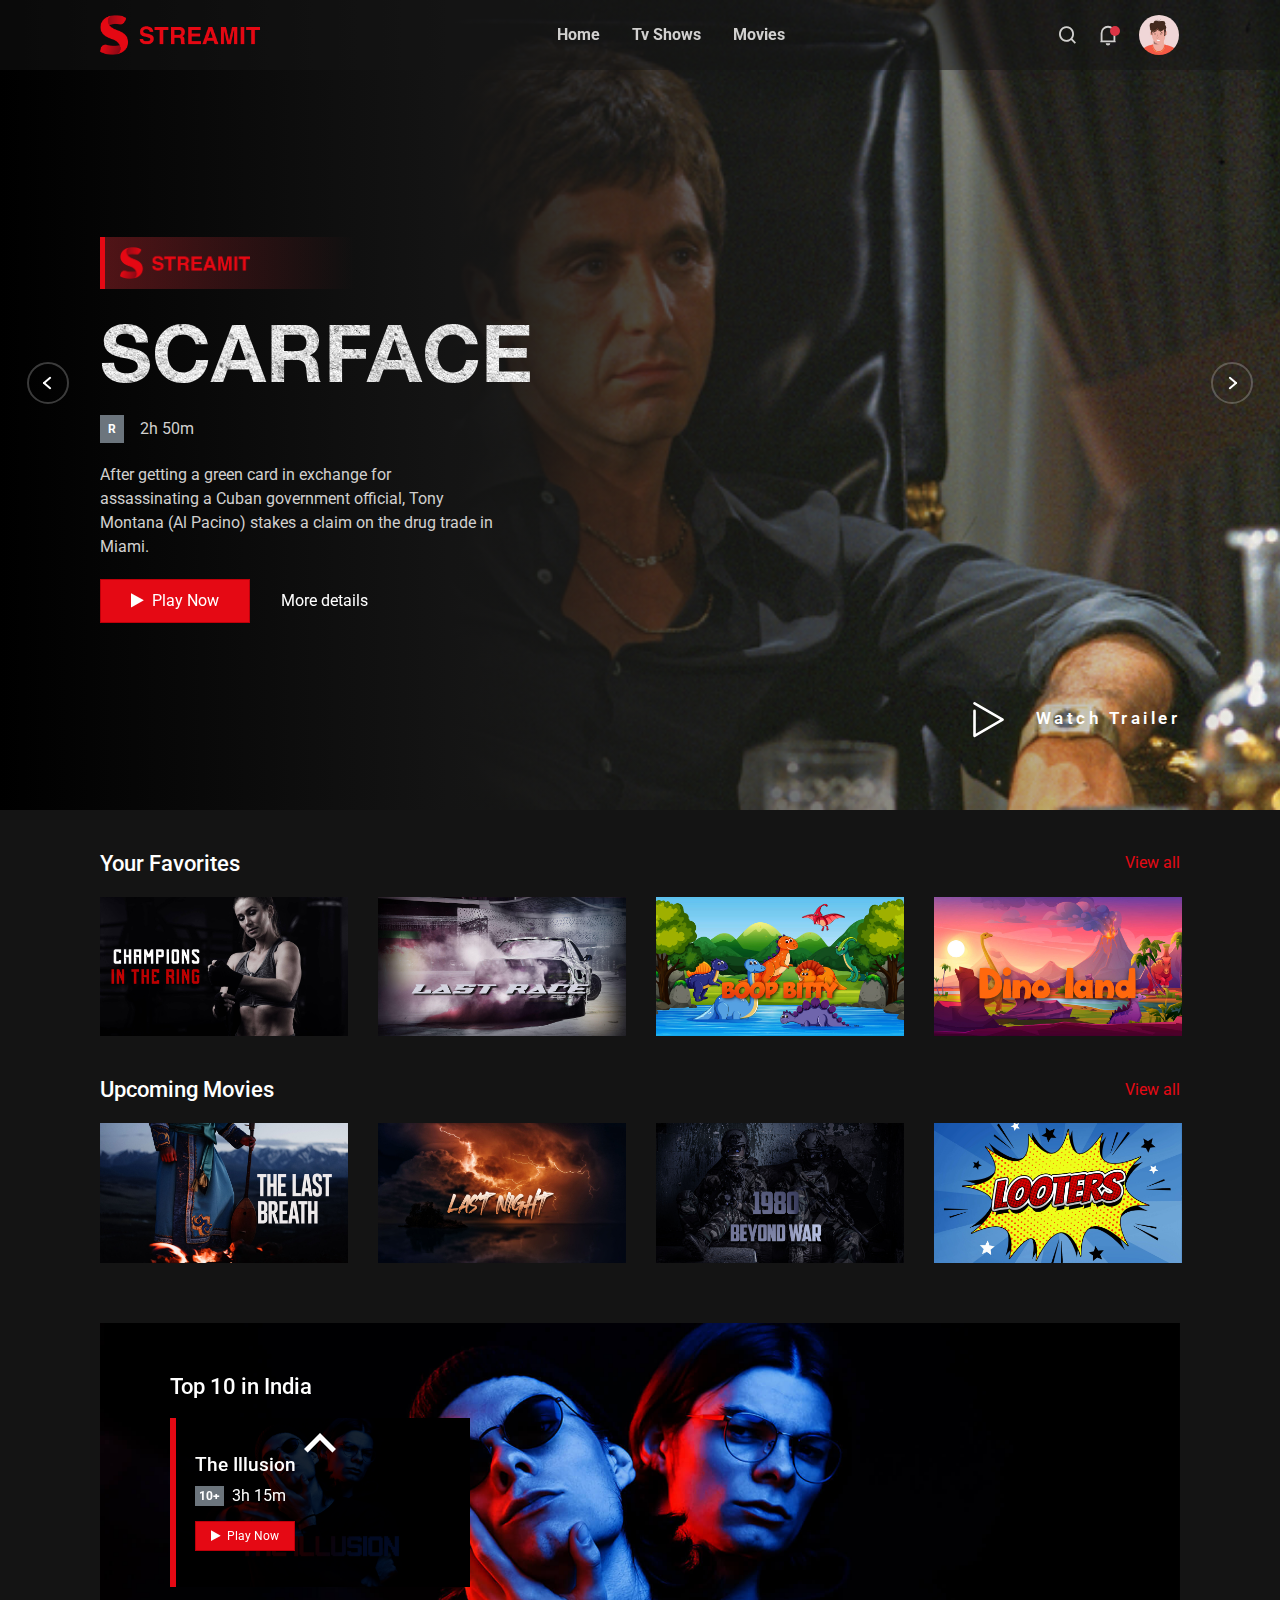
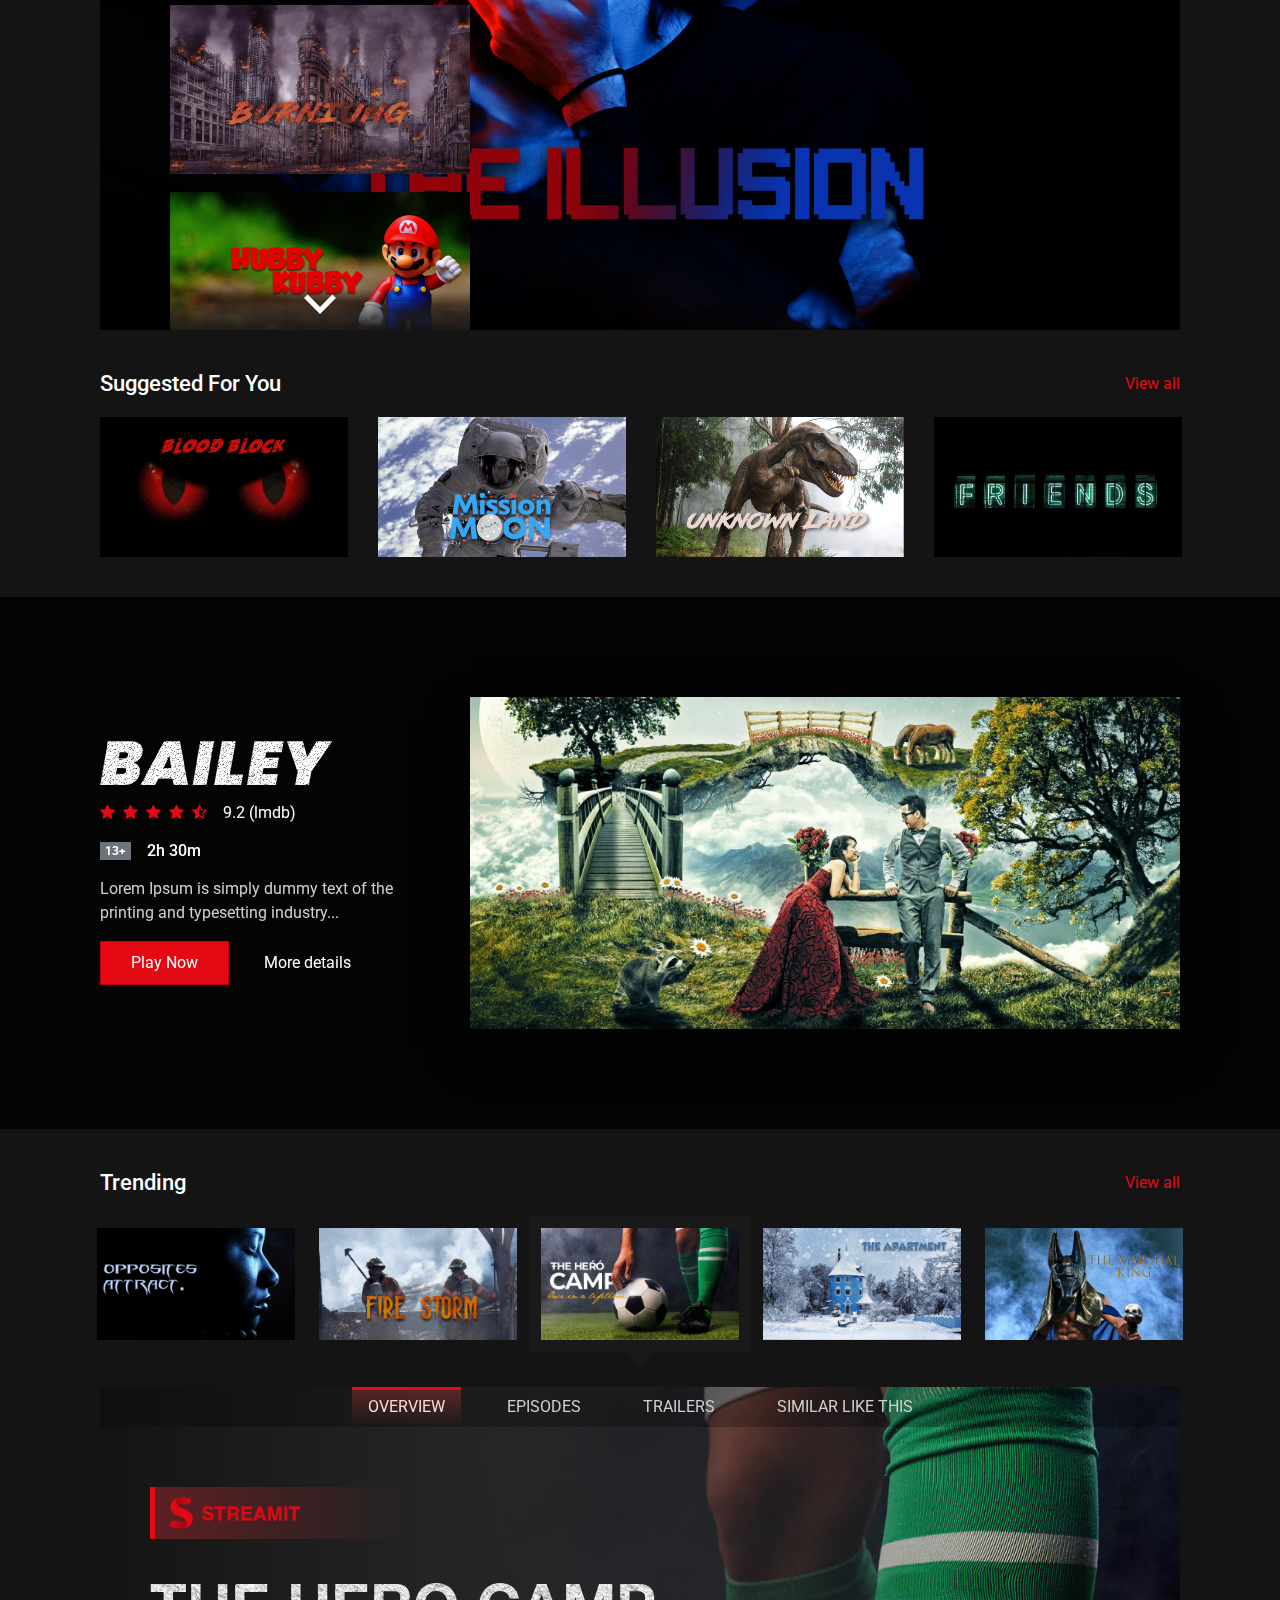
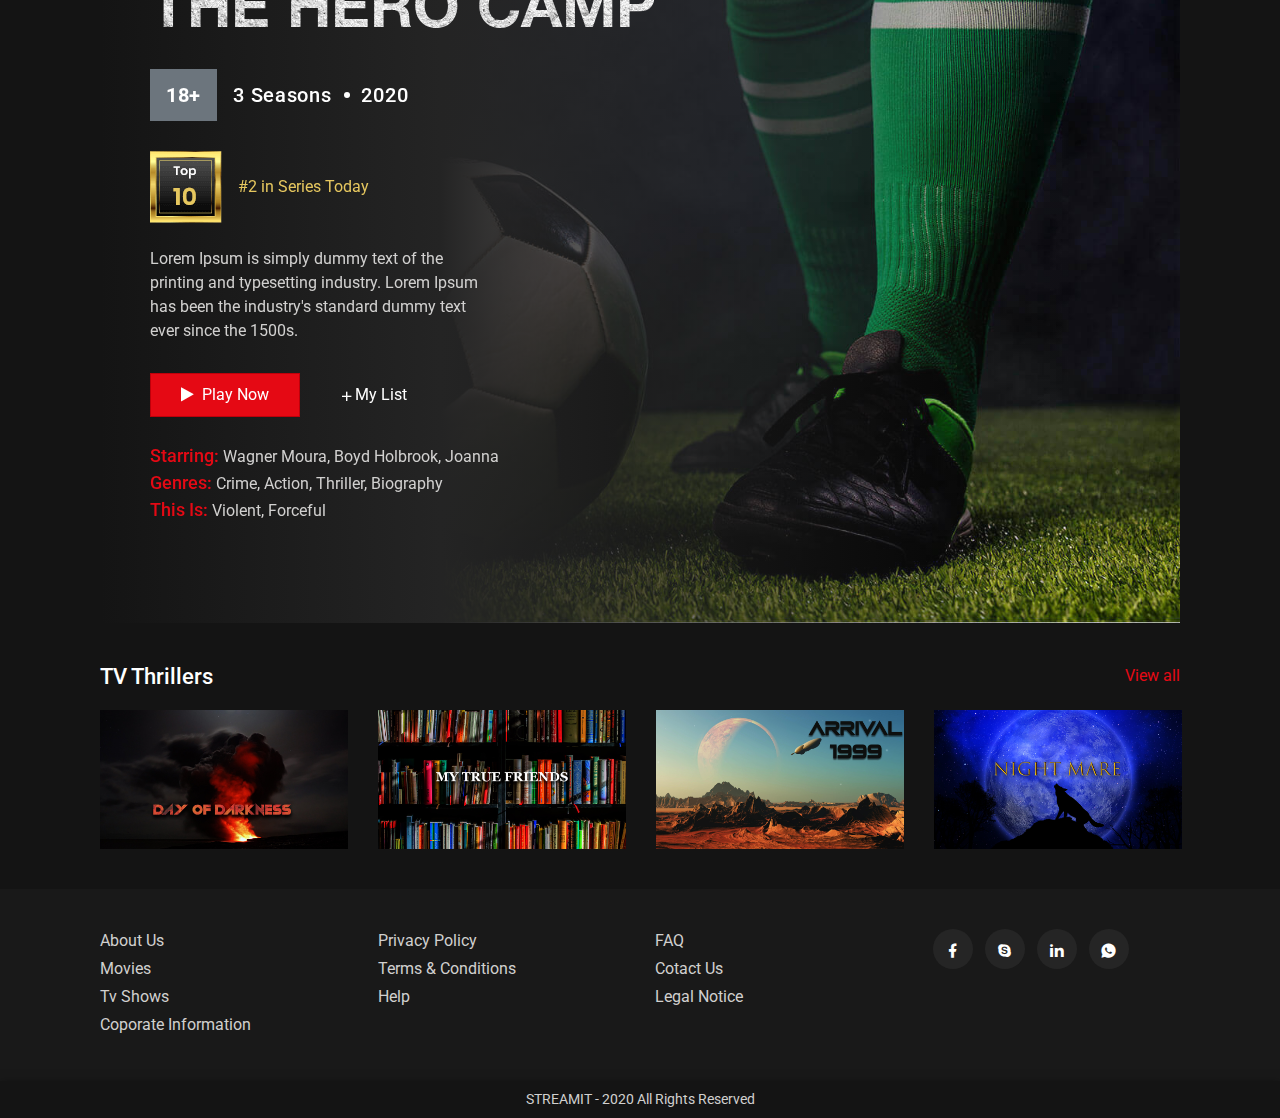
<file: frontend/index-2.html>
<!doctype html>
<html lang="en-US">
   
<!-- Mirrored from iqonic.design/themes/streamitnew/frontend/html/index.html by HTTrack Website Copier/3.x [XR&CO'2014], Fri, 04 Sep 2020 20:04:30 GMT -->
<head>
      <!-- Required meta tags -->
      <meta charset="UTF-8">
      <meta name="viewport" content="width=device-width, initial-scale=1.0">
      <meta http-equiv="X-UA-Compatible" content="ie=edge">
      <title>Streamit</title>
      <!-- Favicon -->
      <link rel="shortcut icon" href="images/favicon.ico" />
      <!-- Bootstrap CSS -->
      <link rel="stylesheet" href="css/bootstrap.min.css" />
      <!-- Typography CSS -->
      <link rel="stylesheet" href="css/typography.css">
      <!-- Style -->
      <link rel="stylesheet" href="css/style.css" />
      <!-- Responsive -->
      <link rel="stylesheet" href="css/responsive.css" />
   </head>
   <body>
      <!-- loader Start -->
      <div id="loading">
         <div id="loading-center">
         </div>
      </div>
      <!-- loader END -->
      <!-- Header -->
      <header id="main-header">
         <div class="main-header">
            <div class="container-fluid">
               <div class="row">
                  <div class="col-sm-12">
                     <nav class="navbar navbar-expand-lg navbar-light p-0">
                        <a href="#" class="navbar-toggler c-toggler" data-toggle="collapse"
                           data-target="#navbarSupportedContent" aria-controls="navbarSupportedContent"
                           aria-expanded="false" aria-label="Toggle navigation">
                           <div class="navbar-toggler-icon" data-toggle="collapse">
                              <span class="navbar-menu-icon navbar-menu-icon--top"></span>
                              <span class="navbar-menu-icon navbar-menu-icon--middle"></span>
                              <span class="navbar-menu-icon navbar-menu-icon--bottom"></span>
                           </div>
                        </a>
                        <a class="navbar-brand" href="index-2.html"> <img class="img-fluid logo" src="images/logo.png"
                           alt="streamit" /> </a>
                        <div class="collapse navbar-collapse" id="navbarSupportedContent">
                           <div class="menu-main-menu-container">
                              <ul id="top-menu" class="navbar-nav ml-auto">
                                 <li class="menu-item">
                                    <a href="index-2.html">Home</a>
                                 </li>
                                 <li class="menu-item">
                                    <a href="show-category.html">Tv Shows</a>
                                 </li>
                                 <li class="menu-item">
                                    <a href="movie-category.html">Movies</a>
                                 </li>
                              </ul>
                           </div>
                        </div>
                        <div class="mobile-more-menu">
                           <a href="javascript:void(0);" class="more-toggle" id="dropdownMenuButton"
                              data-toggle="more-toggle" aria-haspopup="true" aria-expanded="false">
                           <i class="ri-more-line"></i>
                           </a>
                           <div class="more-menu" aria-labelledby="dropdownMenuButton">
                              <div class="navbar-right position-relative">
                                 <ul class="d-flex align-items-center justify-content-end list-inline m-0">
                                    <li>
                                       <a href="#" class="search-toggle">
                                       <i class="ri-search-line"></i>
                                       </a>
                                       <div class="search-box iq-search-bar">
                                          <form action="#" class="searchbox">
                                             <div class="form-group position-relative">
                                                <input type="text" class="text search-input font-size-12"
                                                   placeholder="type here to search...">
                                                <i class="search-link ri-search-line"></i>
                                             </div>
                                          </form>
                                       </div>
                                    </li>
                                    <li class="nav-item nav-icon">
                                       <a href="#" class="search-toggle position-relative">
                                          <svg xmlns="http://www.w3.org/2000/svg" viewBox="0 0 24 24" width="22"
                                             height="22" class="noti-svg">
                                             <path fill="none" d="M0 0h24v24H0z" />
                                             <path
                                                d="M18 10a6 6 0 1 0-12 0v8h12v-8zm2 8.667l.4.533a.5.5 0 0 1-.4.8H4a.5.5 0 0 1-.4-.8l.4-.533V10a8 8 0 1 1 16 0v8.667zM9.5 21h5a2.5 2.5 0 1 1-5 0z" />
                                          </svg>
                                          <span class="bg-danger dots"></span>
                                       </a>
                                       <div class="iq-sub-dropdown">
                                          <div class="iq-card shadow-none m-0">
                                             <div class="iq-card-body">
                                                <a href="#" class="iq-sub-card">
                                                   <div class="media align-items-center">
                                                      <img src="images/notify/thumb-1.jpg" class="img-fluid mr-3"
                                                         alt="streamit" />
                                                      <div class="media-body">
                                                         <h6 class="mb-0 ">Boop Bitty</h6>
                                                         <small class="font-size-12"> just now</small>
                                                      </div>
                                                   </div>
                                                </a>
                                                <a href="#" class="iq-sub-card">
                                                   <div class="media align-items-center">
                                                      <img src="images/notify/thumb-2.jpg" class="img-fluid mr-3"
                                                         alt="streamit" />
                                                      <div class="media-body">
                                                         <h6 class="mb-0 ">The Last Breath</h6>
                                                         <small class="font-size-12">15 minutes ago</small>
                                                      </div>
                                                   </div>
                                                </a>
                                                <a href="#" class="iq-sub-card">
                                                   <div class="media align-items-center">
                                                      <img src="images/notify/thumb-3.jpg" class="img-fluid mr-3"
                                                         alt="streamit" />
                                                      <div class="media-body">
                                                         <h6 class="mb-0 ">The Hero Camp</h6>
                                                         <small class="font-size-12">1 hour ago</small>
                                                      </div>
                                                   </div>
                                                </a>
                                             </div>
                                          </div>
                                       </div>
                                    </li>
                                    <li>
                                       <a href="#" class="iq-user-dropdown search-toggle d-flex align-items-center">
                                       <img src="images/user/user.jpg" class="img-fluid avatar-40 rounded-circle"
                                          alt="user">
                                       </a>
                                       <div class="iq-sub-dropdown iq-user-dropdown">
                                          <div class="iq-card shadow-none m-0">
                                             <div class="iq-card-body p-0 pl-3 pr-3">
                                                <a href="manage-profile.html" class="iq-sub-card setting-dropdown">
                                                   <div class="media align-items-center">
                                                      <div class="right-icon">
                                                         <i class="ri-file-user-line text-primary"></i>
                                                      </div>
                                                      <div class="media-body ml-3">
                                                         <h6 class="mb-0 ">Manage Profile</h6>
                                                      </div>
                                                   </div>
                                                </a>
                                                <a href="setting.html" class="iq-sub-card setting-dropdown">
                                                   <div class="media align-items-center">
                                                      <div class="right-icon">
                                                         <i class="ri-settings-4-line text-primary"></i>
                                                      </div>
                                                      <div class="media-body ml-3">
                                                         <h6 class="mb-0 ">Settings</h6>
                                                      </div>
                                                   </div>
                                                </a>
                                                <a href="pricing-plan.html" class="iq-sub-card setting-dropdown">
                                                   <div class="media align-items-center">
                                                      <div class="right-icon">
                                                         <i class="ri-settings-4-line text-primary"></i>
                                                      </div>
                                                      <div class="media-body ml-3">
                                                         <h6 class="mb-0 ">Pricing Plan</h6>
                                                      </div>
                                                   </div>
                                                </a>
                                                <a href="login.html" class="iq-sub-card setting-dropdown">
                                                   <div class="media align-items-center">
                                                      <div class="right-icon">
                                                         <i class="ri-logout-circle-line text-primary"></i>
                                                      </div>
                                                      <div class="media-body ml-3">
                                                         <h6 class="mb-0">Logout</h6>
                                                      </div>
                                                   </div>
                                                </a>
                                             </div>
                                          </div>
                                       </div>
                                    </li>
                                 </ul>
                              </div>
                           </div>
                        </div>
                        <div class="navbar-right menu-right">
                           <ul class="d-flex align-items-center list-inline m-0">
                              <li class="nav-item nav-icon">
                                 <a href="#" class="search-toggle device-search">
                                 <i class="ri-search-line"></i>
                                 </a>
                                 <div class="search-box iq-search-bar d-search">
                                    <form action="#" class="searchbox">
                                       <div class="form-group position-relative">
                                          <input type="text" class="text search-input font-size-12"
                                             placeholder="type here to search...">
                                          <i class="search-link ri-search-line"></i>
                                       </div>
                                    </form>
                                 </div>
                              </li>
                              <li class="nav-item nav-icon">
                                 <a href="#" class="search-toggle" data-toggle="search-toggle">
                                    <svg xmlns="http://www.w3.org/2000/svg" viewBox="0 0 24 24" width="22" height="22"
                                       class="noti-svg">
                                       <path fill="none" d="M0 0h24v24H0z" />
                                       <path
                                          d="M18 10a6 6 0 1 0-12 0v8h12v-8zm2 8.667l.4.533a.5.5 0 0 1-.4.8H4a.5.5 0 0 1-.4-.8l.4-.533V10a8 8 0 1 1 16 0v8.667zM9.5 21h5a2.5 2.5 0 1 1-5 0z" />
                                    </svg>
                                    <span class="bg-danger dots"></span>
                                 </a>
                                 <div class="iq-sub-dropdown">
                                    <div class="iq-card shadow-none m-0">
                                       <div class="iq-card-body">
                                          <a href="#" class="iq-sub-card">
                                             <div class="media align-items-center">
                                                <img src="images/notify/thumb-1.jpg" class="img-fluid mr-3"
                                                   alt="streamit" />
                                                <div class="media-body">
                                                   <h6 class="mb-0 ">Boot Bitty</h6>
                                                   <small class="font-size-12"> just now</small>
                                                </div>
                                             </div>
                                          </a>
                                          <a href="#" class="iq-sub-card">
                                             <div class="media align-items-center">
                                                <img src="images/notify/thumb-2.jpg" class="img-fluid mr-3"
                                                   alt="streamit" />
                                                <div class="media-body">
                                                   <h6 class="mb-0 ">The Last Breath</h6>
                                                   <small class="font-size-12">15 minutes ago</small>
                                                </div>
                                             </div>
                                          </a>
                                          <a href="#" class="iq-sub-card">
                                             <div class="media align-items-center">
                                                <img src="images/notify/thumb-3.jpg" class="img-fluid mr-3"
                                                   alt="streamit" />
                                                <div class="media-body">
                                                   <h6 class="mb-0 ">The Hero Camp</h6>
                                                   <small class="font-size-12">1 hour ago</small>
                                                </div>
                                             </div>
                                          </a>
                                       </div>
                                    </div>
                                 </div>
                              </li>
                              <li class="nav-item nav-icon">
                                 <a href="#" class="iq-user-dropdown search-toggle p-0 d-flex align-items-center"
                                    data-toggle="search-toggle">
                                 <img src="images/user/user.jpg" class="img-fluid avatar-40 rounded-circle" alt="user">
                                 </a>
                                 <div class="iq-sub-dropdown iq-user-dropdown">
                                    <div class="iq-card shadow-none m-0">
                                       <div class="iq-card-body p-0 pl-3 pr-3">
                                          <a href="manage-profile.html" class="iq-sub-card setting-dropdown">
                                             <div class="media align-items-center">
                                                <div class="right-icon">
                                                   <i class="ri-file-user-line text-primary"></i>
                                                </div>
                                                <div class="media-body ml-3">
                                                   <h6 class="mb-0 ">Manage Profile</h6>
                                                </div>
                                             </div>
                                          </a>
                                          <a href="setting.html" class="iq-sub-card setting-dropdown">
                                             <div class="media align-items-center">
                                                <div class="right-icon">
                                                   <i class="ri-settings-4-line text-primary"></i>
                                                </div>
                                                <div class="media-body ml-3">
                                                   <h6 class="mb-0 ">Settings</h6>
                                                </div>
                                             </div>
                                          </a>
                                          <a href="pricing-plan.html" class="iq-sub-card setting-dropdown">
                                             <div class="media align-items-center">
                                                <div class="right-icon">
                                                   <i class="ri-settings-4-line text-primary"></i>
                                                </div>
                                                <div class="media-body ml-3">
                                                   <h6 class="mb-0 ">Pricing Plan</h6>
                                                </div>
                                             </div>
                                          </a>
                                          <a href="login.html" class="iq-sub-card setting-dropdown">
                                             <div class="media align-items-center">
                                                <div class="right-icon">
                                                   <i class="ri-logout-circle-line text-primary"></i>
                                                </div>
                                                <div class="media-body ml-3">
                                                   <h6 class="mb-0 ">Logout</h6>
                                                </div>
                                             </div>
                                          </a>
                                       </div>
                                    </div>
                                 </div>
                              </li>
                           </ul>
                        </div>
                     </nav>
                     <div class="nav-overlay"></div>
                  </div>
               </div>
            </div>
         </div>
      </header>
      <!-- Header End -->
      <!-- Slider Start -->
      <section id="home" class="iq-main-slider p-0">
         <div id="home-slider" class="slider m-0 p-0">
            <div class="slide slick-bg s-bg-1">
               <div class="container-fluid position-relative h-100">
                  <div class="slider-inner h-100">
                     <div class="row align-items-center  h-100">
                        <div class="col-xl-6 col-lg-12 col-md-12">
                           <a href="javascript:void(0);">
                              <div class="channel-logo" data-animation-in="fadeInLeft" data-delay-in="0.5">
                                 <img src="images/logo.png" class="c-logo" alt="streamit">
                              </div>
                           </a>
                           <h1 class="slider-text big-title title text-uppercase" data-animation-in="fadeInLeft"
                              data-delay-in="0.6">Scarface</h1>
                           <div class="d-flex align-items-center" data-animation-in="fadeInUp" data-delay-in="1">
                              <span class="badge badge-secondary p-2">R</span>
                              <span class="ml-3">2h 50m</span>
                           </div>
                           <p data-animation-in="fadeInUp" data-delay-in="1.2">After getting a green card in exchange for assassinating a Cuban government official, Tony Montana (Al Pacino) stakes a claim on the drug trade in Miami.
                           </p>
                           <div class="d-flex align-items-center r-mb-23" data-animation-in="fadeInUp" data-delay-in="1.2">
                              <a href="scarface.html" class="btn btn-hover"><i class="fa fa-play mr-2"
                                 aria-hidden="true"></i>Play Now</a>
                              <a href="https://www.imdb.com/title/tt0086250/"  target="_blank" class="btn btn-link">More details</a>
                           </div>
                        </div>
                     </div>
                     <div class="trailor-video">
                        <a href="video/trailer.mp4" target="_blank" class="video-open playbtn">
                           <svg version="1.1" xmlns="http://www.w3.org/2000/svg" xmlns:xlink="http://www.w3.org/1999/xlink"
                              x="0px" y="0px" width="80px" height="80px" viewBox="0 0 213.7 213.7"
                              enable-background="new 0 0 213.7 213.7" xml:space="preserve">
                              <polygon class='triangle' fill="none" stroke-width="7" stroke-linecap="round"
                                 stroke-linejoin="round" stroke-miterlimit="10"
                                 points="73.5,62.5 148.5,105.8 73.5,149.1 " />
                              <circle class='circle' fill="none" stroke-width="7" stroke-linecap="round"
                                 stroke-linejoin="round" stroke-miterlimit="10" cx="106.8" cy="106.8" r="103.3" />
                           </svg>
                           <span class="w-trailor">Watch Trailer</span>
                        </a>
                     </div>
                  </div>
               </div>
            </div>
            <div class="slide slick-bg s-bg-2">
               <div class="container-fluid position-relative h-100">
                  <div class="slider-inner h-100">
                     <div class="row align-items-center  h-100">
                        <div class="col-xl-6 col-lg-12 col-md-12">
                           <a href="javascript:void(0);">
                              <div class="channel-logo" data-animation-in="fadeInLeft">
                                 <img src="images/logo.png" class="c-logo" alt="streamit">
                              </div>
                           </a>
                           <h1 class="slider-text big-title title text-uppercase" data-animation-in="fadeInLeft">sail coaster</h1>
                           <div class="d-flex align-items-center" data-animation-in="fadeInUp" data-delay-in="0.5">
                              <span class="badge badge-secondary p-2">16+</span>
                              <span class="ml-3">2h 40m</span>
                           </div>
                           <p data-animation-in="fadeInUp" data-delay-in="0.7">Lorem Ipsum is simply dummy text of the printing and typesetting industry. Lorem Ipsum has been the industry's standard
                              dummy text ever since the 1500s.
                           </p>
                           <div class="d-flex align-items-center r-mb-23" data-animation-in="fadeInUp" data-delay-in="1">
                              <a href="movie-details.html" class="btn btn-hover"><i class="fa fa-play mr-2"
                                 aria-hidden="true"></i>Play Now</a>
                              <a href="movie-details.html" class="btn btn-link">More details</a>
                           </div>
                        </div>
                     </div>
                     <div class="trailor-video">
                        <a href="video/trailer.mp4" class="video-open playbtn">
                           <svg version="1.1" xmlns="http://www.w3.org/2000/svg" xmlns:xlink="http://www.w3.org/1999/xlink"
                              x="0px" y="0px" width="80px" height="80px" viewBox="0 0 213.7 213.7"
                              enable-background="new 0 0 213.7 213.7" xml:space="preserve">
                              <polygon class='triangle' fill="none" stroke-width="7" stroke-linecap="round"
                                 stroke-linejoin="round" stroke-miterlimit="10"
                                 points="73.5,62.5 148.5,105.8 73.5,149.1 " />
                              <circle class='circle' fill="none" stroke-width="7" stroke-linecap="round"
                                 stroke-linejoin="round" stroke-miterlimit="10" cx="106.8" cy="106.8" r="103.3" />
                           </svg>
                           <span class="w-trailor">Watch Trailer</span>
                        </a>
                     </div>
                  </div>
               </div>
            </div>
            <div class="slide slick-bg s-bg-3">
               <div class="container-fluid position-relative h-100">
                  <div class="slider-inner h-100">
                     <div class="row align-items-center  h-100">
                        <div class="col-xl-6 col-lg-12 col-md-12">
                           <a href="javascript:void(0);">
                              <div class="channel-logo" data-animation-in="fadeInLeft">
                                 <img src="images/logo.png" class="c-logo" alt="streamit">
                              </div>
                           </a>
                           <h1 class="slider-text big-title title text-uppercase" data-animation-in="fadeInLeft">the army</h1>
                           <div class="d-flex align-items-center" data-animation-in="fadeInUp" data-delay-in="0.5">
                              <span class="badge badge-secondary p-2">20+</span>
                              <span class="ml-3">3h</span>
                           </div>
                           <p data-animation-in="fadeInUp" data-delay-in="0.7">Lorem Ipsum is simply dummy text of the printing and typesetting industry. Lorem Ipsum has been the industry's standard
                              dummy text ever since the 1500s.
                           </p>
                           <div class="d-flex align-items-center r-mb-23" data-animation-in="fadeInUp" data-delay-in="1">
                              <a href="movie-details.html" class="btn btn-hover"><i class="fa fa-play mr-2"
                                 aria-hidden="true"></i>Play Now</a>
                              <a href="movie-details.html" class="btn btn-link">More details</a>
                           </div>
                        </div>
                     </div>
                     <div class="trailor-video">
                        <a href="video/trailer.mp4" class="video-open playbtn">
                           <svg version="1.1" xmlns="http://www.w3.org/2000/svg" xmlns:xlink="http://www.w3.org/1999/xlink"
                              x="0px" y="0px" width="80px" height="80px" viewBox="0 0 213.7 213.7"
                              enable-background="new 0 0 213.7 213.7" xml:space="preserve">
                              <polygon class='triangle' fill="none" stroke-width="7" stroke-linecap="round"
                                 stroke-linejoin="round" stroke-miterlimit="10"
                                 points="73.5,62.5 148.5,105.8 73.5,149.1 " />
                              <circle class='circle' fill="none" stroke-width="7" stroke-linecap="round"
                                 stroke-linejoin="round" stroke-miterlimit="10" cx="106.8" cy="106.8" r="103.3" />
                           </svg>
                           <span class="w-trailor">Watch Trailer</span>
                        </a>
                     </div>
                  </div>
               </div>
            </div>
         </div>
         <svg xmlns="http://www.w3.org/2000/svg" style="display: none;">
            <symbol xmlns="http://www.w3.org/2000/svg" viewBox="0 0 44 44" width="44px" height="44px" id="circle"
               fill="none" stroke="currentColor">
               <circle r="20" cy="22" cx="22" id="test"></circle>
            </symbol>
         </svg>
      </section>
      <!-- Slider End -->
      <!-- MainContent -->
      <div class="main-content">
         <section id="iq-favorites">
            <div class="container-fluid">
               <div class="row">
                  <div class="col-sm-12 overflow-hidden">
                     <div class="iq-main-header d-flex align-items-center justify-content-between">
                        <h4 class="main-title">Your Favorites</h4>
                        <a href="movie-category.html" class="text-primary">View all</a>
                     </div>
                     <div class="favorites-contens">
                        <ul class="favorites-slider list-inline  row p-0 mb-0">
                           <li class="slide-item">
                              <a href="movie-details.html">
                                 <div class="block-images position-relative">
                                    <div class="img-box">
                                       <img src="images/favorite/01.jpg" class="img-fluid" alt="">
                                    </div>
                                    <div class="block-description">
                                       <h6>Champions</h6>
                                       <div class="movie-time d-flex align-items-center my-2">
                                          <div class="badge badge-secondary p-1 mr-2">13+</div>
                                          <span class="text-white">2h 30m</span>
                                       </div>
                                       <div class="hover-buttons">
                                          <span class="btn btn-hover">
                                          <i class="fa fa-play mr-1" aria-hidden="true"></i>
                                          Play Now
                                          </span>
                                       </div>
                                    </div>
                                    <div class="block-social-info">
                                       <ul class="list-inline p-0 m-0 music-play-lists">
                                          <li><span><i class="ri-volume-mute-fill"></i></span></li>
                                          <li><span><i class="ri-heart-fill"></i></span></li>
                                          <li><span><i class="ri-add-line"></i></span></li>
                                       </ul>
                                    </div>
                                 </div>
                              </a>
                           </li>
                           <li class="slide-item">
                              <a href="show-details.html">
                                 <div class="block-images position-relative">
                                    <div class="img-box">
                                       <img src="images/favorite/02.jpg" class="img-fluid" alt="">
                                    </div>
                                    <div class="block-description">
                                       <h6>Last Race</h6>
                                       <div class="movie-time d-flex align-items-center my-2">
                                          <div class="badge badge-secondary p-1 mr-2">7+</div>
                                          <span class="text-white">2 Seasons</span>
                                       </div>
                                       <div class="hover-buttons">
                                          <span class="btn btn-hover"><i class="fa fa-play mr-1" aria-hidden="true"></i>
                                          Play Now
                                          </span>
                                       </div>
                                    </div>
                                    <div class="block-social-info">
                                       <ul class="list-inline p-0 m-0 music-play-lists">
                                          <li><span><i class="ri-volume-mute-fill"></i></span></li>
                                          <li><span><i class="ri-heart-fill"></i></span></li>
                                          <li><span><i class="ri-add-line"></i></span></li>
                                       </ul>
                                    </div>
                                 </div>
                              </a>
                           </li>
                           <li class="slide-item">
                              <a href="movie-details.html">
                                 <div class="block-images position-relative">
                                    <div class="img-box">
                                       <img src="images/favorite/03.jpg" class="img-fluid" alt="">
                                    </div>
                                    <div class="block-description">
                                       <h6>Boop Bitty</h6>
                                       <div class="movie-time d-flex align-items-center my-2">
                                          <div class="badge badge-secondary p-1 mr-2">15+</div>
                                          <span class="text-white">2h 30m</span>
                                       </div>
                                       <div class="hover-buttons">
                                          <span class="btn btn-hover">
                                          <i class="fa fa-play mr-1" aria-hidden="true"></i>
                                          Play Now
                                          </span>
                                       </div>
                                    </div>
                                    <div class="block-social-info">
                                       <ul class="list-inline p-0 m-0 music-play-lists">
                                          <li><span><i class="ri-volume-mute-fill"></i></span></li>
                                          <li><span><i class="ri-heart-fill"></i></span></li>
                                          <li><span><i class="ri-add-line"></i></span></li>
                                       </ul>
                                    </div>
                                 </div>
                              </a>
                           </li>
                           <li class="slide-item">
                              <a href="show-details.html">
                                 <div class="block-images position-relative">
                                    <div class="img-box">
                                       <img src="images/favorite/04.jpg" class="img-fluid" alt="">
                                    </div>
                                    <div class="block-description">
                                       <h6>Dino Land</h6>
                                       <div class="movie-time d-flex align-items-center my-2">
                                          <div class="badge badge-secondary p-1 mr-2">18+</div>
                                          <span class="text-white">3 Seasons</span>
                                       </div>
                                       <div class="hover-buttons">
                                          <span class="btn btn-hover">
                                          <i class="fa fa-play mr-1" aria-hidden="true"></i>
                                          Play Now
                                          </span>
                                       </div>
                                    </div>
                                    <div class="block-social-info">
                                       <ul class="list-inline p-0 m-0 music-play-lists">
                                          <li><span><i class="ri-volume-mute-fill"></i></span></li>
                                          <li><span><i class="ri-heart-fill"></i></span></li>
                                          <li><span><i class="ri-add-line"></i></span></li>
                                       </ul>
                                    </div>
                                 </div>
                              </a>
                           </li>
                           <li class="slide-item">
                              <a href="show-details.html">
                                 <div class="block-images position-relative">
                                    <div class="img-box">
                                       <img src="images/favorite/05.jpg" class="img-fluid" alt="">
                                    </div>
                                    <div class="block-description">
                                       <h6>Jaction action</h6>
                                       <div class="movie-time d-flex align-items-center my-2">
                                          <div class="badge badge-secondary p-1 mr-2">10+</div>
                                          <span class="text-white">1 Season</span>
                                       </div>
                                       <div class="hover-buttons">
                                          <span class="btn btn-hover">
                                          <i class="fa fa-play mr-1" aria-hidden="true"></i>
                                          Play Now
                                          </span>
                                       </div>
                                    </div>
                                    <div class="block-social-info">
                                       <ul class="list-inline p-0 m-0 music-play-lists">
                                          <li><span><i class="ri-volume-mute-fill"></i></span></li>
                                          <li><span><i class="ri-heart-fill"></i></span></li>
                                          <li><span><i class="ri-add-line"></i></span></li>
                                       </ul>
                                    </div>
                                 </div>
                              </a>
                           </li>
                        </ul>
                     </div>
                  </div>
               </div>
            </div>
         </section>
         <section id="iq-upcoming-movie">
            <div class="container-fluid">
               <div class="row">
                  <div class="col-sm-12 overflow-hidden">
                     <div class="iq-main-header d-flex align-items-center justify-content-between">
                        <h4 class="main-title">Upcoming Movies</h4>
                        <a href="movie-category.html" class="text-primary">View all</a>
                     </div>
                     <div class="upcoming-contens">
                        <ul class="favorites-slider list-inline row p-0 mb-0">
                           <li class="slide-item">
                              <a href="movie-details.html">
                                 <div class="block-images position-relative">
                                    <div class="img-box">
                                       <img src="images/upcoming/01.jpg" class="img-fluid" alt="">
                                    </div>
                                    <div class="block-description">
                                       <h6>The Last Breath</h6>
                                       <div class="movie-time d-flex align-items-center my-2">
                                          <div class="badge badge-secondary p-1 mr-2">5+</div>
                                          <span class="text-white">2h 30m</span>
                                       </div>
                                       <div class="hover-buttons">
                                          <span class="btn btn-hover"><i class="fa fa-play mr-1" aria-hidden="true"></i>
                                          Play Now
                                          </span>
                                       </div>
                                    </div>
                                    <div class="block-social-info">
                                       <ul class="list-inline p-0 m-0 music-play-lists">
                                          <li><span><i class="ri-volume-mute-fill"></i></span></li>
                                          <li><span><i class="ri-heart-fill"></i></span></li>
                                          <li><span><i class="ri-add-line"></i></span></li>
                                       </ul>
                                    </div>
                                 </div>
                              </a>
                           </li>
                           <li class="slide-item">
                              <a href="movie-details.html">
                                 <div class="block-images position-relative">
                                    <div class="img-box">
                                       <img src="images/upcoming/02.jpg" class="img-fluid" alt="">
                                    </div>
                                    <div class="block-description">
                                       <h6>Last Night</h6>
                                       <div class="movie-time d-flex align-items-center my-2">
                                          <div class="badge badge-secondary p-1 mr-2">22+</div>
                                          <span class="text-white">2h 15m</span>
                                       </div>
                                       <div class="hover-buttons">
                                          <span class="btn btn-hover">
                                          <i class="fa fa-play mr-1" aria-hidden="true"></i>
                                          Play Now
                                          </span>
                                       </div>
                                    </div>
                                    <div class="block-social-info">
                                       <ul class="list-inline p-0 m-0 music-play-lists">
                                          <li><span><i class="ri-volume-mute-fill"></i></span></li>
                                          <li><span><i class="ri-heart-fill"></i></span></li>
                                          <li><span><i class="ri-add-line"></i></span></li>
                                       </ul>
                                    </div>
                                 </div>
                              </a>
                           </li>
                           <li class="slide-item">
                              <a href="movie-details.html">
                                 <div class="block-images position-relative">
                                    <div class="img-box">
                                       <img src="images/upcoming/03.jpg" class="img-fluid" alt="">
                                    </div>
                                    <div class="block-description">
                                       <h6>1980</h6>
                                       <div class="movie-time d-flex align-items-center my-2">
                                          <div class="badge badge-secondary p-1 mr-2">25+</div>
                                          <span class="text-white">3h</span>
                                       </div>
                                       <div class="hover-buttons">
                                          <span class="btn btn-hover">
                                          <i class="fa fa-play mr-1" aria-hidden="true"></i>
                                          Play Now
                                          </span>
                                       </div>
                                    </div>
                                    <div class="block-social-info">
                                       <ul class="list-inline p-0 m-0 music-play-lists">
                                          <li><span><i class="ri-volume-mute-fill"></i></span></li>
                                          <li><span><i class="ri-heart-fill"></i></span></li>
                                          <li><span><i class="ri-add-line"></i></span></li>
                                       </ul>
                                    </div>
                                 </div>
                              </a>
                           </li>
                           <li class="slide-item">
                              <a href="movie-details.html">
                                 <div class="block-images position-relative">
                                    <div class="img-box">
                                       <img src="images/upcoming/04.jpg" class="img-fluid" alt="">
                                    </div>
                                    <div class="block-description">
                                       <h6>Looters</h6>
                                       <div class="movie-time d-flex align-items-center my-2">
                                          <div class="badge badge-secondary p-1 mr-2">11+</div>
                                          <span class="text-white">2h 45m</span>
                                       </div>
                                       <div class="hover-buttons">
                                          <span class="btn btn-hover">
                                          <i class="fa fa-play mr-1" aria-hidden="true"></i>
                                          Play Now
                                          </span>
                                       </div>
                                    </div>
                                    <div class="block-social-info">
                                       <ul class="list-inline p-0 m-0 music-play-lists">
                                          <li><span><i class="ri-volume-mute-fill"></i></span></li>
                                          <li><span><i class="ri-heart-fill"></i></span></li>
                                          <li><span><i class="ri-add-line"></i></span></li>
                                       </ul>
                                    </div>
                                 </div>
                              </a>
                           </li>
                           <li class="slide-item">
                              <a href="movie-details.html">
                                 <div class="block-images position-relative">
                                    <div class="img-box">
                                       <img src="images/upcoming/05.jpg" class="img-fluid" alt="">
                                    </div>
                                    <div class="block-description">
                                       <h6>Vugotronic</h6>
                                       <div class="movie-time d-flex align-items-center my-2">
                                          <div class="badge badge-secondary p-1 mr-2">9+</div>
                                          <span class="text-white">2h 30m</span>
                                       </div>
                                       <div class="hover-buttons">
                                          <span class="btn btn-hover">
                                          <i class="fa fa-play mr-1" aria-hidden="true"></i>
                                          Play Now
                                          </span>
                                       </div>
                                    </div>
                                    <div class="block-social-info">
                                       <ul class="list-inline p-0 m-0 music-play-lists">
                                          <li><span><i class="ri-volume-mute-fill"></i></span></li>
                                          <li><span><i class="ri-heart-fill"></i></span></li>
                                          <li><span><i class="ri-add-line"></i></span></li>
                                       </ul>
                                    </div>
                                 </div>
                              </a>
                           </li>
                        </ul>
                     </div>
                  </div>
               </div>
            </div>
         </section>
         <section id="iq-topten">
            <div class="container-fluid">
               <div class="row">
                  <div class="col-sm-12 overflow-hidden">
                     <div class="iq-main-header d-flex align-items-center justify-content-between">
                        <h4 class="main-title topten-title-sm">Top 10 in India</h4>
                     </div>
                     <div class="topten-contens">
                        <h4 class="main-title topten-title">Top 10 in India</h4>
                        <ul id="top-ten-slider" class="list-inline p-0 m-0  d-flex align-items-center">
                           <li>
                              <a href="movie-details.html">
                              <img src="images/top-10/01.jpg" class="img-fluid w-100" alt="">
                              </a>
                           </li>
                           <li>
                              <a href="movie-details.html">
                              <img src="images/top-10/02.jpg" class="img-fluid w-100" alt="">
                              </a>
                           </li>
                           <li>
                              <a href="movie-details.html">
                              <img src="images/top-10/03.jpg" class="img-fluid w-100" alt="">
                              </a>
                           </li>
                           <li>
                              <a href="movie-details.html">
                              <img src="images/top-10/04.jpg" class="img-fluid w-100" alt="">
                              </a>
                           </li>
                           <li>
                              <a href="movie-details.html">
                              <img src="images/top-10/05.jpg" class="img-fluid w-100" alt="">
                              </a>
                           </li>
                           <li>
                              <a href="movie-details.html">
                              <img src="images/top-10/06.jpg" class="img-fluid w-100" alt="">
                              </a>
                           </li>
                        </ul>
                        <div class="vertical_s">
                           <ul id="top-ten-slider-nav" class="list-inline p-0 m-0  d-flex align-items-center">
                              <li>
                                 <div class="block-images position-relative">
                                    <a href="movie-details.html">
                                    <img src="images/top-10/01.jpg" class="img-fluid w-100" alt="">
                                    </a>
                                    <div class="block-description">
                                       <h5>The Illusion</h5>
                                       <div class="movie-time d-flex align-items-center my-2">
                                          <div class="badge badge-secondary p-1 mr-2">10+</div>
                                          <span class="text-white">3h 15m</span>
                                       </div>
                                       <div class="hover-buttons">
                                          <a href="movie-details.html" class="btn btn-hover" tabindex="0">
                                          <i class="fa fa-play mr-1" aria-hidden="true"></i> Play Now
                                          </a>
                                       </div>
                                    </div>
                                 </div>
                              </li>
                              <li>
                                 <div class="block-images position-relative">
                                    <a href="movie-details.html">
                                    <img src="images/top-10/02.jpg" class="img-fluid w-100" alt="">
                                    </a>
                                    <div class="block-description">
                                       <h5>Burning</h5>
                                       <div class="movie-time d-flex align-items-center my-2">
                                          <div class="badge badge-secondary p-1 mr-2">13+</div>
                                          <span class="text-white">2h 20m</span>
                                       </div>
                                       <div class="hover-buttons">
                                          <a href="movie-details.html" class="btn btn-hover" tabindex="0">
                                          <i class="fa fa-play mr-1" aria-hidden="true"></i> Play Now
                                          </a>
                                       </div>
                                    </div>
                                 </div>
                              </li>
                              <li>
                                 <div class="block-images position-relative">
                                    <a href="movie-details.html">
                                    <img src="images/top-10/03.jpg" class="img-fluid w-100" alt="">
                                    </a>
                                    <div class="block-description">
                                       <h5>Hubby Kubby</h5>
                                       <div class="movie-time d-flex align-items-center my-2">
                                          <div class="badge badge-secondary p-1 mr-2">9+</div>
                                          <span class="text-white">2h 40m</span>
                                       </div>
                                       <div class="hover-buttons">
                                          <a href="movie-details.html" class="btn btn-hover" tabindex="0">
                                          <i class="fa fa-play mr-1" aria-hidden="true"></i> Play Now
                                          </a>
                                       </div>
                                    </div>
                                 </div>
                              </li>
                              <li>
                                 <div class="block-images position-relative">
                                    <a href="movie-details.html">
                                    <img src="images/top-10/04.jpg" class="img-fluid w-100" alt="">
                                    </a>
                                    <div class="block-description">
                                       <h5>Open Dead Shot</h5>
                                       <div class="movie-time d-flex align-items-center my-2">
                                          <div class="badge badge-secondary p-1 mr-2">16+</div>
                                          <span class="text-white">1h 40m</span>
                                       </div>
                                       <div class="hover-buttons">
                                          <a href="movie-details.html" class="btn btn-hover" tabindex="0">
                                          <i class="fa fa-play mr-1" aria-hidden="true"></i> Play Now
                                          </a>
                                       </div>
                                    </div>
                                 </div>
                              </li>
                              <li>
                                 <div class="block-images position-relative">
                                    <a href="movie-details.html">
                                    <img src="images/top-10/05.jpg" class="img-fluid w-100" alt="">
                                    </a>
                                    <div class="block-description">
                                       <h5>Jumbo Queen</h5>
                                       <div class="movie-time d-flex align-items-center my-2">
                                          <div class="badge badge-secondary p-1 mr-2">15+</div>
                                          <span class="text-white">3h</span>
                                       </div>
                                       <div class="hover-buttons">
                                          <a href="movie-details.html" class="btn btn-hover" tabindex="0">
                                          <i class="fa fa-play mr-1" aria-hidden="true"></i> Play Now
                                          </a>
                                       </div>
                                    </div>
                                 </div>
                              </li>
                              <li>
                                 <div class="block-images position-relative">
                                    <a href="movie-details.html">
                                    <img src="images/top-10/06.jpg" class="img-fluid w-100" alt="">
                                    </a>
                                    <div class="block-description">
                                       <h5>The Lost Journey</h5>
                                       <div class="movie-time d-flex align-items-center my-2">
                                          <div class="badge badge-secondary p-1 mr-2">20+</div>
                                          <span class="text-white">2h 15m</span>
                                       </div>
                                       <div class="hover-buttons">
                                          <a href="movie-details.html" class="btn btn-hover" tabindex="0">
                                          <i class="fa fa-play mr-1" aria-hidden="true"></i> Play Now
                                          </a>
                                       </div>
                                    </div>
                                 </div>
                              </li>
                           </ul>
                        </div>
                     </div>
                  </div>
               </div>
            </div>
         </section>
         <section id="iq-suggestede" class="s-margin">
            <div class="container-fluid">
               <div class="row">
                  <div class="col-sm-12 overflow-hidden">
                     <div class="iq-main-header d-flex align-items-center justify-content-between">
                        <h4 class="main-title">Suggested For You</h4>
                        <a href="show-category.html" class="text-primary">View all</a>
                     </div>
                     <div class="suggestede-contens">
                        <ul class="list-inline favorites-slider row p-0 mb-0">
                           <li class="slide-item">
                              <a href="movie-details.html">
                                 <div class="block-images position-relative">
                                    <div class="img-box">
                                       <img src="images/suggested/01.jpg" class="img-fluid" alt="">
                                    </div>
                                    <div class="block-description">
                                       <h6>Blood Block</h6>
                                       <div class="movie-time d-flex align-items-center my-2">
                                          <div class="badge badge-secondary p-1 mr-2">11+</div>
                                          <span class="text-white">2h 30m</span>
                                       </div>
                                       <div class="hover-buttons">
                                          <span class="btn btn-hover"><i class="fa fa-play mr-1" aria-hidden="true"></i>
                                          Play Now</span>
                                       </div>
                                    </div>
                                    <div class="block-social-info">
                                       <ul class="list-inline p-0 m-0 music-play-lists">
                                          <li><span><i class="ri-volume-mute-fill"></i></span></li>
                                          <li><span><i class="ri-heart-fill"></i></span></li>
                                          <li><span><i class="ri-add-line"></i></span></li>
                                       </ul>
                                    </div>
                                 </div>
                              </a>
                           </li>
                           <li class="slide-item">
                              <a href="show-details.html">
                                 <div class="block-images position-relative">
                                    <div class="img-box">
                                       <img src="images/suggested/02.jpg" class="img-fluid" alt="">
                                    </div>
                                    <div class="block-description">
                                       <h6>Mission Moon</h6>
                                       <div class="movie-time d-flex align-items-center my-2">
                                          <div class="badge badge-secondary p-1 mr-2">9+</div>
                                          <span class="text-white">2 Seasons</span>
                                       </div>
                                       <div class="hover-buttons">
                                          <span class="btn btn-hover"><i class="fa fa-play mr-1" aria-hidden="true"></i>
                                          Play Now</span>
                                       </div>
                                    </div>
                                    <div class="block-social-info">
                                       <ul class="list-inline p-0 m-0 music-play-lists">
                                          <li><span><i class="ri-volume-mute-fill"></i></span></li>
                                          <li><span><i class="ri-heart-fill"></i></span></li>
                                          <li><span><i class="ri-add-line"></i></span></li>
                                       </ul>
                                    </div>
                                 </div>
                              </a>
                           </li>
                           <li class="slide-item">
                              <a href="movie-details.html">
                                 <div class="block-images position-relative">
                                    <div class="img-box">
                                       <img src="images/suggested/03.jpg" class="img-fluid" alt="">
                                    </div>
                                    <div class="block-description">
                                       <h6>Unknown Land</h6>
                                       <div class="movie-time d-flex align-items-center my-2">
                                          <div class="badge badge-secondary p-1 mr-2">17+</div>
                                          <span class="text-white">2h 30m</span>
                                       </div>
                                       <div class="hover-buttons">
                                          <span class="btn btn-hover"><i class="fa fa-play mr-1" aria-hidden="true"></i>
                                          Play Now</span>
                                       </div>
                                    </div>
                                    <div class="block-social-info">
                                       <ul class="list-inline p-0 m-0 music-play-lists">
                                          <li><span><i class="ri-volume-mute-fill"></i></span></li>
                                          <li><span><i class="ri-heart-fill"></i></span></li>
                                          <li><span><i class="ri-add-line"></i></span></li>
                                       </ul>
                                    </div>
                                 </div>
                              </a>
                           </li>
                           <li class="slide-item">
                              <a href="show-details.html">
                                 <div class="block-images position-relative">
                                    <div class="img-box">
                                       <img src="images/suggested/04.jpg" class="img-fluid" alt="">
                                    </div>
                                    <div class="block-description">
                                       <h6>Friends</h6>
                                       <div class="movie-time d-flex align-items-center my-2">
                                          <div class="badge badge-secondary p-1 mr-2">19+</div>
                                          <span class="text-white">3 Seasons</span>
                                       </div>
                                       <div class="hover-buttons">
                                          <span class="btn btn-hover"><i class="fa fa-play mr-1" aria-hidden="true"></i>
                                          Play Now</span>
                                       </div>
                                    </div>
                                    <div class="block-social-info">
                                       <ul class="list-inline p-0 m-0 music-play-lists">
                                          <li><span><i class="ri-volume-mute-fill"></i></span></li>
                                          <li><span><i class="ri-heart-fill"></i></span></li>
                                          <li><span><i class="ri-add-line"></i></span></li>
                                       </ul>
                                    </div>
                                 </div>
                              </a>
                           </li>
                           <li class="slide-item">
                              <a href="movie-details.html">
                                 <div class="block-images position-relative">
                                    <div class="img-box">
                                       <img src="images/suggested/05.jpg" class="img-fluid" alt="">
                                    </div>
                                    <div class="block-description">
                                       <h6>Inside the Sea</h6>
                                       <div class="movie-time d-flex align-items-center my-2">
                                          <div class="badge badge-secondary p-1 mr-2">13+</div>
                                          <span class="text-white">2h 40m</span>
                                       </div>
                                       <div class="hover-buttons">
                                          <span class="btn btn-hover"><i class="fa fa-play mr-1" aria-hidden="true"></i>
                                          Play Now</span>
                                       </div>
                                    </div>
                                    <div class="block-social-info">
                                       <ul class="list-inline p-0 m-0 music-play-lists">
                                          <li><span><i class="ri-volume-mute-fill"></i></span></li>
                                          <li><span><i class="ri-heart-fill"></i></span></li>
                                          <li><span><i class="ri-add-line"></i></span></li>
                                       </ul>
                                    </div>
                                 </div>
                              </a>
                           </li>
                        </ul>
                     </div>
                  </div>
               </div>
            </div>
         </section>
         <section id="parallex" class="parallax-window">
            <div class="container-fluid h-100">
               <div class="row align-items-center justify-content-center h-100 parallaxt-details">
                  <div class="col-lg-4 r-mb-23">
                     <div class="text-left">
                        <a href="javascript:void(0);">
                        <img src="images/parallax/parallax-logo.png" class="img-fluid" alt="bailey">
                        </a>
                        <div class="parallax-ratting d-flex align-items-center mt-3 mb-3">
                           <ul
                              class="ratting-start p-0 m-0 list-inline text-primary d-flex align-items-center justify-content-left">
                              <li><a href="javascript:void(0);" class="text-primary"><i class="fa fa-star"
                                 aria-hidden="true"></i></a></li>
                              <li><a href="javascript:void(0);" class="pl-2 text-primary"><i class="fa fa-star"
                                 aria-hidden="true"></i></a></li>
                              <li><a href="javascript:void(0);" class="pl-2 text-primary"><i class="fa fa-star"
                                 aria-hidden="true"></i></a></li>
                              <li><a href="javascript:void(0);" class="pl-2 text-primary"><i class="fa fa-star"
                                 aria-hidden="true"></i></a></li>
                              <li><a href="javascript:void(0);" class="pl-2 text-primary"><i class="fa fa-star-half-o"
                                 aria-hidden="true"></i></a></li>
                           </ul>
                           <span class="text-white ml-3">9.2 (lmdb)</span>
                        </div>
                        <div class="movie-time d-flex align-items-center mb-3">
                           <div class="badge badge-secondary mr-3">13+</div>
                           <h6 class="text-white">2h 30m</h6>
                        </div>
                        <p>Lorem Ipsum is simply dummy text of the printing and typesetting industry...</p>
                        <div class="parallax-buttons">
                           <a href="movie-details.html" class="btn btn-hover">Play Now</a>
                           <a href="movie-details.html" class="btn btn-link">More details</a>
                        </div>
                     </div>
                  </div>
                  <div class="col-lg-8">
                     <div class="parallax-img">
                        <a href="movie-details.html">
                        	<img src="images/parallax/p1.jpg" class="img-fluid w-100" alt="bailey">
                        </a>
                     </div>
                  </div>
               </div>
            </div>
         </section>
         <section id="iq-trending" class="s-margin">
            <div class="container-fluid">
               <div class="row">
                  <div class="col-sm-12 overflow-hidden">
                     <div class="iq-main-header d-flex align-items-center justify-content-between">
                        <h4 class="main-title">Trending</h4>
                        <a href="show-category.html" class="text-primary">View all</a>
                     </div>
                     <div class="trending-contens">
                        <ul id="trending-slider-nav" class="list-inline p-0 mb-0 row align-items-center">
                           <li>
                              <a href="javascript:void(0);">
                                 <div class="movie-slick position-relative">
                                    <img src="images/trending/01.jpg" class="img-fluid" alt="">
                                 </div>
                              </a>
                           </li>
                           <li>
                              <a href="javascript:void(0);">
                                 <div class="movie-slick position-relative">
                                    <img src="images/trending/02.jpg" class="img-fluid" alt="">
                                 </div>
                              </a>
                           </li>
                           <li>
                              <a href="javascript:void(0);">
                                 <div class="movie-slick position-relative">
                                    <img src="images/trending/03.jpg" class="img-fluid" alt="">
                                 </div>
                              </a>
                           </li>
                           <li>
                              <a href="javascript:void(0);">
                                 <div class="movie-slick position-relative">
                                    <img src="images/trending/04.jpg" class="img-fluid" alt="">
                                 </div>
                              </a>
                           </li>
                           <li>
                              <a href="javascript:void(0);">
                                 <div class="movie-slick position-relative">
                                    <img src="images/trending/05.jpg" class="img-fluid" alt="">
                                 </div>
                              </a>
                           </li>
                           <li>
                              <a href="javascript:void(0);">
                                 <div class="movie-slick position-relative">
                                    <img src="images/trending/06.jpg" class="img-fluid" alt="">
                                 </div>
                              </a>
                           </li>
                        </ul>
                        <ul id="trending-slider" class="list-inline p-0 m-0  d-flex align-items-center">
                           <li>
                              <div class="tranding-block position-relative"
                                 style="background-image: url(images/trending/01.jpg);">
                                 <div class="trending-custom-tab">
                                    <div class="tab-title-info position-relative">
                                       <ul class="trending-pills d-flex nav nav-pills justify-content-center align-items-center text-center"
                                          role="tablist">
                                          <li class="nav-item">
                                             <a class="nav-link active show" data-toggle="pill" href="#trending-data1"
                                                role="tab" aria-selected="true">Overview</a>
                                          </li>
                                          <li class="nav-item">
                                             <a class="nav-link" data-toggle="pill" href="#trending-data2" role="tab"
                                                aria-selected="false">Episodes</a>
                                          </li>
                                          <li class="nav-item">
                                             <a class="nav-link" data-toggle="pill" href="#trending-data3" role="tab"
                                                aria-selected="false">Trailers</a>
                                          </li>
                                          <li class="nav-item">
                                             <a class="nav-link" data-toggle="pill" href="#trending-data4" role="tab"
                                                aria-selected="false">Similar Like This</a>
                                          </li>
                                       </ul>
                                    </div>
                                    <div class="trending-content">
                                       <div id="trending-data1" class="overview-tab tab-pane fade active show">
                                          <div class="trending-info align-items-center w-100 animated fadeInUp">
                                             <a href="javascript:void(0);" tabindex="0">
                                                <div class="res-logo">
                                                   <div class="channel-logo">
                                                      <img src="images/logo.png" class="c-logo" alt="streamit">
                                                   </div>
                                                </div>
                                             </a>
                                             <h1 class="trending-text big-title text-uppercase">the hero camp</h1>
                                             <div class="d-flex align-items-center text-white text-detail">
                                                <span class="badge badge-secondary p-3">18+</span>
                                                <span class="ml-3">3 Seasons</span>
                                                <span class="trending-year">2020</span>
                                             </div>
                                             <div class="d-flex align-items-center series mb-4">
                                                <a href="javascript:void(0);"><img src="images/trending/trending-label.png"
                                                   class="img-fluid" alt=""></a>
                                                <span class="text-gold ml-3">#2 in Series Today</span>
                                             </div>
                                             <p class="trending-dec">Lorem Ipsum is simply dummy text of the printing and typesetting
                                                industry. Lorem Ipsum has been the industry's standard dummy text ever since the 1500s.
                                             </p>
                                             <div class="p-btns">
                                                <div class="d-flex align-items-center p-0">
                                                   <a href="show-details.html" class="btn btn-hover mr-2" tabindex="0"><i
                                                      class="fa fa-play mr-2" aria-hidden="true"></i>Play Now</a>
                                                   <a href="javascript:void(0);" class="btn btn-link" tabindex="0"><i class="ri-add-line"></i>My
                                                   List</a>
                                                </div>
                                             </div>
                                             <div class="trending-list mt-4">
                                                <div class="text-primary title">Starring: <span class="text-body">Wagner
                                                   Moura, Boyd Holbrook, Joanna</span>
                                                </div>
                                                <div class="text-primary title">Genres: <span class="text-body">Crime,
                                                   Action, Thriller, Biography</span>
                                                </div>
                                                <div class="text-primary title">This Is: <span class="text-body">Violent,
                                                   Forceful</span>
                                                </div>
                                             </div>
                                          </div>
                                       </div>
                                       <div id="trending-data2" class="overlay-tab tab-pane fade">
                                          <div
                                             class="trending-info align-items-center w-100 animated fadeInUp">
                                             <a href="show-details.html" tabindex="0">
                                                <div class="channel-logo">
                                                   <img src="images/logo.png" class="c-logo" alt="stramit">
                                                </div>
                                             </a>
                                             <h1 class="trending-text big-title text-uppercase">the hero camp</h1>
                                             <div class="iq-custom-select d-inline-block sea-epi">
                                                <select name="cars" class="form-control season-select">
                                                   <option value="season1">Season 1</option>
                                                   <option value="season2">Season 2</option>
                                                   <option value="season3">Season 3</option>
                                                </select>
                                             </div>
                                             <div class="episodes-contens mt-4">
                                                <div class="owl-carousel owl-theme episodes-slider1 list-inline p-0 mb-0">
                                                   <div class="e-item">
                                                      <div class="block-image position-relative">
                                                         <a href="show-details.html">
                                                         <img src="images/episodes/01.jpg" class="img-fluid" alt="">
                                                         </a>
                                                         <div class="episode-number">1</div>
                                                         <div class="episode-play-info">
                                                            <div class="episode-play">
                                                               <a href="show-details.html" tabindex="0"><i
                                                                  class="ri-play-fill"></i></a>
                                                            </div>
                                                         </div>
                                                      </div>
                                                      <div class="episodes-description text-body mt-2">
                                                         <div class="d-flex align-items-center justify-content-between">
                                                            <a href="show-details.html">Episode 1</a>
                                                            <span class="text-primary">2.25 m</span>
                                                         </div>
                                                         <p class="mb-0">Lorem Ipsum is simply dummy text of the printing and typesetting industry. Lorem Ipsum has been the industry's standard.
                                                         </p>
                                                      </div>
                                                   </div>
                                                   <div class="e-item">
                                                      <div class="block-image position-relative">
                                                         <a href="show-details.html">
                                                         <img src="images/episodes/02.jpg" class="img-fluid" alt="">
                                                         </a>
                                                         <div class="episode-number">2</div>
                                                         <div class="episode-play-info">
                                                            <div class="episode-play">
                                                               <a href="show-details.html" tabindex="0"><i
                                                                  class="ri-play-fill"></i></a>
                                                            </div>
                                                         </div>
                                                      </div>
                                                      <div class="episodes-description text-body mt-2">
                                                         <div class="d-flex align-items-center justify-content-between">
                                                            <a href="show-details.html">Episode 2</a>
                                                            <span class="text-primary">3.23 m</span>
                                                         </div>
                                                         <p class="mb-0">
                                                            Lorem Ipsum is simply dummy text of the printing and typesetting industry. Lorem Ipsum has been the industry's standard.
                                                         </p>
                                                      </div>
                                                   </div>
                                                   <div class="e-item">
                                                      <div class="block-image position-relative">
                                                         <a href="show-details.html">
                                                         <img src="images/episodes/03.jpg" class="img-fluid" alt="">
                                                         </a>
                                                         <div class="episode-number">3</div>
                                                         <div class="episode-play-info">
                                                            <div class="episode-play">
                                                               <a href="show-details.html" tabindex="0"><i
                                                                  class="ri-play-fill"></i></a>
                                                            </div>
                                                         </div>
                                                      </div>
                                                      <div class="episodes-description text-body mt-2">
                                                         <div class="d-flex align-items-center justify-content-between">
                                                            <a href="show-details.html">Episode 3</a>
                                                            <span class="text-primary">2 m</span>
                                                         </div>
                                                         <p class="mb-0">Lorem Ipsum is simply dummy text of the printing and typesetting industry. Lorem Ipsum has been the industry's standard.
                                                         </p>
                                                      </div>
                                                   </div>
                                                   <div class="e-item">
                                                      <div class="block-image position-relative">
                                                         <a href="show-details.html">
                                                         <img src="images/episodes/04.jpg" class="img-fluid" alt="">
                                                         </a>
                                                         <div class="episode-number">4</div>
                                                         <div class="episode-play-info">
                                                            <div class="episode-play">
                                                               <a href="show-details.html" tabindex="0"><i
                                                                  class="ri-play-fill"></i></a>
                                                            </div>
                                                         </div>
                                                      </div>
                                                      <div class="episodes-description text-body mt-2">
                                                         <div class="d-flex align-items-center justify-content-between">
                                                            <a href="show-details.html">Episode 4</a>
                                                            <span class="text-primary">1.12 m</span>
                                                         </div>
                                                         <p class="mb-0">Lorem Ipsum is simply dummy text of the printing and typesetting industry. Lorem Ipsum has been the industry's standard.
                                                         </p>
                                                      </div>
                                                   </div>
                                                   <div class="e-item">
                                                      <div class="block-image position-relative">
                                                         <a href="show-details.html">
                                                         <img src="images/episodes/05.jpg" class="img-fluid" alt="">
                                                         </a>
                                                         <div class="episode-number">5</div>
                                                         <div class="episode-play-info">
                                                            <div class="episode-play">
                                                               <a href="show-details.html" tabindex="0"><i
                                                                  class="ri-play-fill"></i></a>
                                                            </div>
                                                         </div>
                                                      </div>
                                                      <div class="episodes-description text-body mt-2">
                                                         <div class="d-flex align-items-center justify-content-between">
                                                            <a href="show-details.html">Episode 5</a>
                                                            <span class="text-primary">2.54 m</span>
                                                         </div>
                                                         <p class="mb-0">Lorem Ipsum is simply dummy text of the printing and typesetting industry. Lorem Ipsum has been the industry's standard.
                                                         </p>
                                                      </div>
                                                   </div>
                                                </div>
                                             </div>
                                          </div>
                                       </div>
                                       <div id="trending-data3" class="overlay-tab tab-pane fade">
                                          <div
                                             class="trending-info align-items-center w-100 animated fadeInUp">
                                             <a href="javascript:void(0);" tabindex="0">
                                                <div class="channel-logo">
                                                   <img src="images/logo.png" class="c-logo" alt="stramit">
                                                </div>
                                             </a>
                                             <h1 class="trending-text big-title text-uppercase">the hero camp</h1>
                                             <div class="episodes-contens mt-4">
                                                <div class="owl-carousel owl-theme episodes-slider1 list-inline p-0 mb-0">
                                                   <div class="e-item">
                                                      <div class="block-image position-relative">
                                                         <a href="watch-video.html" target="_blank">
                                                         <img src="images/episodes/01.jpg" class="img-fluid" alt="">
                                                         </a>
                                                         <div class="episode-number">1</div>
                                                         <div class="episode-play-info">
                                                            <div class="episode-play">
                                                               <a href="watch-video.html" target="_blank" tabindex="0"><i
                                                                  class="ri-play-fill"></i></a>
                                                            </div>
                                                         </div>
                                                      </div>
                                                      <div class="episodes-description text-body mt-2">
                                                         <div class="d-flex align-items-center justify-content-between">
                                                            <a href="watch-video.html" target="_blank">Trailer 1</a>
                                                            <span class="text-primary">2.25 m</span>
                                                         </div>
                                                         <p class="mb-0">Lorem Ipsum is simply dummy text of the printing and typesetting industry. Lorem Ipsum has been the industry's standard.
                                                         </p>
                                                      </div>
                                                   </div>
                                                   <div class="e-item">
                                                      <div class="block-image position-relative">
                                                         <a href="watch-video.html" target="_blank">
                                                         <img src="images/episodes/02.jpg" class="img-fluid" alt="">
                                                         </a>
                                                         <div class="episode-number">2</div>
                                                         <div class="episode-play-info">
                                                            <div class="episode-play">
                                                               <a href="watch-video.html" target="_blank" tabindex="0"><i
                                                                  class="ri-play-fill"></i></a>
                                                            </div>
                                                         </div>
                                                      </div>
                                                      <div class="episodes-description text-body mt-2">
                                                         <div class="d-flex align-items-center justify-content-between">
                                                            <a href="watch-video.html" target="_blank">Trailer 2</a>
                                                            <span class="text-primary">3.23 m</span>
                                                         </div>
                                                         <p class="mb-0">Lorem Ipsum is simply dummy text of the printing and typesetting industry. Lorem Ipsum has been the industry's standard.
                                                         </p>
                                                      </div>
                                                   </div>
                                                   <div class="e-item">
                                                      <div class="block-image position-relative">
                                                         <a href="watch-video.html" target="_blank">
                                                         <img src="images/episodes/03.jpg" class="img-fluid" alt="">
                                                         </a>
                                                         <div class="episode-number">3</div>
                                                         <div class="episode-play-info">
                                                            <div class="episode-play">
                                                               <a href="watch-video.html" target="_blank" tabindex="0"><i
                                                                  class="ri-play-fill"></i></a>
                                                            </div>
                                                         </div>
                                                      </div>
                                                      <div class="episodes-description text-body mt-2">
                                                         <div class="d-flex align-items-center justify-content-between">
                                                            <a href="watch-video.html" target="_blank">Trailer 3</a>
                                                            <span class="text-primary">2 m</span>
                                                         </div>
                                                         <p class="mb-0">Lorem Ipsum is simply dummy text of the printing and typesetting industry. Lorem Ipsum has been the industry's standard.
                                                         </p>
                                                      </div>
                                                   </div>
                                                   <div class="e-item">
                                                      <div class="block-image position-relative">
                                                         <a href="watch-video.html" target="_blank">
                                                         <img src="images/episodes/04.jpg" class="img-fluid" alt="">
                                                         </a>
                                                         <div class="episode-number">4</div>
                                                         <div class="episode-play-info">
                                                            <div class="episode-play">
                                                               <a href="watch-video.html" target="_blank" tabindex="0"><i
                                                                  class="ri-play-fill"></i></a>
                                                            </div>
                                                         </div>
                                                      </div>
                                                      <div class="episodes-description text-body mt-2">
                                                         <div class="d-flex align-items-center justify-content-between">
                                                            <a href="watch-video.html" target="_blank">Trailer 4</a>
                                                            <span class="text-primary">1.12 m</span>
                                                         </div>
                                                         <p class="mb-0">Lorem Ipsum is simply dummy text of the printing and typesetting industry. Lorem Ipsum has been the industry's standard.
                                                         </p>
                                                      </div>
                                                   </div>
                                                   <div class="e-item">
                                                      <div class="block-image position-relative">
                                                         <a href="watch-video.html" target="_blank">
                                                         <img src="images/episodes/05.jpg" class="img-fluid" alt="">
                                                         </a>
                                                         <div class="episode-number">5</div>
                                                         <div class="episode-play-info">
                                                            <div class="episode-play">
                                                               <a href="watch-video.html" target="_blank" tabindex="0"><i
                                                                  class="ri-play-fill"></i></a>
                                                            </div>
                                                         </div>
                                                      </div>
                                                      <div class="episodes-description text-body mt-2">
                                                         <div class="d-flex align-items-center justify-content-between">
                                                            <a href="watch-video.html" target="_blank">Trailer 5</a>
                                                            <span class="text-primary">2.54 m</span>
                                                         </div>
                                                         <p class="mb-0">Lorem Ipsum is simply dummy text of the printing and typesetting industry. Lorem Ipsum has been the industry's standard.
                                                         </p>
                                                      </div>
                                                   </div>
                                                </div>
                                             </div>
                                          </div>
                                       </div>
                                       <div id="trending-data4" class="overlay-tab tab-pane fade">
                                          <div
                                             class="trending-info align-items-center w-100 animated fadeInUp">
                                             <a href="javascript:void(0);" tabindex="0">
                                                <div class="channel-logo">
                                                   <img src="images/logo.png" class="c-logo" alt="stramit">
                                                </div>
                                             </a>
                                             <h1 class="trending-text big-title text-uppercase">the hero camp</h1>
                                             <div class="episodes-contens mt-4">
                                                <div class="owl-carousel owl-theme episodes-slider1 list-inline p-0 mb-0">
                                                   <div class="e-item">
                                                      <div class="block-image position-relative">
                                                         <a href="show-details.html">
                                                         <img src="images/episodes/01.jpg" class="img-fluid" alt="">
                                                         </a>
                                                         <div class="episode-number">1</div>
                                                         <div class="episode-play-info">
                                                            <div class="episode-play">
                                                               <a href="show-details.html" tabindex="0"><i
                                                                  class="ri-play-fill"></i></a>
                                                            </div>
                                                         </div>
                                                      </div>
                                                      <div class="episodes-description text-body mt-2">
                                                         <div class="d-flex align-items-center justify-content-between">
                                                            <a href="show-details.html">Episode 1</a>
                                                            <span class="text-primary">2.25 m</span>
                                                         </div>
                                                         <p class="mb-0">Lorem Ipsum is simply dummy text of the printing and typesetting industry. Lorem Ipsum has been the industry's standard.
                                                         </p>
                                                      </div>
                                                   </div>
                                                   <div class="e-item">
                                                      <div class="block-image position-relative">
                                                         <a href="show-details.html">
                                                         <img src="images/episodes/02.jpg" class="img-fluid" alt="">
                                                         </a>
                                                         <div class="episode-number">2</div>
                                                         <div class="episode-play-info">
                                                            <div class="episode-play">
                                                               <a href="show-details.html" tabindex="0"><i
                                                                  class="ri-play-fill"></i></a>
                                                            </div>
                                                         </div>
                                                      </div>
                                                      <div class="episodes-description text-body mt-2">
                                                         <div class="d-flex align-items-center justify-content-between">
                                                            <a href="show-details.html">Episode 2</a>
                                                            <span class="text-primary">3.23 m</span>
                                                         </div>
                                                         <p class="mb-0">Lorem Ipsum is simply dummy text of the printing and typesetting industry. Lorem Ipsum has been the industry's standard.
                                                         </p>
                                                      </div>
                                                   </div>
                                                   <div class="e-item">
                                                      <div class="block-image position-relative">
                                                         <a href="show-details.html">
                                                         <img src="images/episodes/03.jpg" class="img-fluid" alt="">
                                                         </a>
                                                         <div class="episode-number">3</div>
                                                         <div class="episode-play-info">
                                                            <div class="episode-play">
                                                               <a href="show-details.html" tabindex="0"><i
                                                                  class="ri-play-fill"></i></a>
                                                            </div>
                                                         </div>
                                                      </div>
                                                      <div class="episodes-description text-body mt-2">
                                                         <div class="d-flex align-items-center justify-content-between">
                                                            <a href="show-details.html">Episode 3</a>
                                                            <span class="text-primary">2 m</span>
                                                         </div>
                                                         <p class="mb-0">Lorem Ipsum is simply dummy text of the printing and typesetting industry. Lorem Ipsum has been the industry's standard.
                                                         </p>
                                                      </div>
                                                   </div>
                                                   <div class="e-item">
                                                      <div class="block-image position-relative">
                                                         <a href="show-details.html">
                                                         <img src="images/episodes/04.jpg" class="img-fluid" alt="">
                                                         </a>
                                                         <div class="episode-number">4</div>
                                                         <div class="episode-play-info">
                                                            <div class="episode-play">
                                                               <a href="show-details.html" tabindex="0"><i
                                                                  class="ri-play-fill"></i></a>
                                                            </div>
                                                         </div>
                                                      </div>
                                                      <div class="episodes-description text-body mt-2">
                                                         <div class="d-flex align-items-center justify-content-between">
                                                            <a href="show-details.html">Episode 4</a>
                                                            <span class="text-primary">1.12 m</span>
                                                         </div>
                                                         <p class="mb-0">Lorem Ipsum is simply dummy text of the printing and typesetting industry. Lorem Ipsum has been the industry's standard.
                                                         </p>
                                                      </div>
                                                   </div>
                                                   <div class="e-item">
                                                      <div class="block-image position-relative">
                                                         <a href="show-details.html">
                                                         <img src="images/episodes/05.jpg" class="img-fluid" alt="">
                                                         </a>
                                                         <div class="episode-number">5</div>
                                                         <div class="episode-play-info">
                                                            <div class="episode-play">
                                                               <a href="show-details.html" tabindex="0"><i
                                                                  class="ri-play-fill"></i></a>
                                                            </div>
                                                         </div>
                                                      </div>
                                                      <div class="episodes-description text-body mt-2">
                                                         <div class="d-flex align-items-center justify-content-between">
                                                            <a href="show-details.html">Episode 5</a>
                                                            <span class="text-primary">2.54 m</span>
                                                         </div>
                                                         <p class="mb-0">Lorem Ipsum is simply dummy text of the printing and typesetting industry. Lorem Ipsum has been the industry's standard.
                                                         </p>
                                                      </div>
                                                   </div>
                                                </div>
                                             </div>
                                          </div>
                                       </div>
                                    </div>
                                 </div>
                              </div>
                           </li>
                           <li>
                              <div class="tranding-block position-relative"
                                 style="background-image: url(images/trending/02.jpg);">
                                 <div class="trending-custom-tab">
                                    <div class="tab-title-info position-relative">
                                       <ul class="trending-pills d-flex nav nav-pills justify-content-center align-items-center text-center"
                                          role="tablist">
                                          <li class="nav-item">
                                             <a class="nav-link active show" data-toggle="pill" href="#trending-data5"
                                                role="tab" aria-selected="true">Overview</a>
                                          </li>
                                          <li class="nav-item">
                                             <a class="nav-link" data-toggle="pill" href="#trending-data6" role="tab"
                                                aria-selected="false">Episodes</a>
                                          </li>
                                          <li class="nav-item">
                                             <a class="nav-link" data-toggle="pill" href="#trending-data7" role="tab"
                                                aria-selected="false">Trailers</a>
                                          </li>
                                          <li class="nav-item">
                                             <a class="nav-link" data-toggle="pill" href="#trending-data8" role="tab"
                                                aria-selected="false">Similar
                                             Like This</a>
                                          </li>
                                       </ul>
                                    </div>
                                    <div class="trending-content">
                                       <div id="trending-data5" class="overview-tab tab-pane fade active show">
                                          <div
                                             class="trending-info align-items-center w-100 animated fadeInUp">
                                             <a href="javascript:void(0);" tabindex="0">
                                                <div class="res-logo">
                                                   <div class="channel-logo">
                                                      <img src="images/logo.png" class="c-logo" alt="streamit">
                                                   </div>
                                                </div>
                                             </a>
                                             <h1 class="trending-text big-title text-uppercase">The Appartment</h1>
                                             <div class="d-flex align-items-center text-white text-detail">
                                                <span class="badge badge-secondary p-3">15+</span>
                                                <span class="ml-3">2 Seasons</span>
                                                <span class="trending-year">2020</span>
                                             </div>
                                             <div class="d-flex align-items-center series mb-4">
                                                <a href="javascript:void(0);"><img src="images/trending/trending-label.png"
                                                   class="img-fluid" alt=""></a>
                                                <span class="text-gold ml-3">#2 in Series Today</span>
                                             </div>
                                             <p class="trending-dec">Lorem Ipsum is simply dummy text of the printing and typesetting industry. Lorem Ipsum has been the industry's standard
                                                dummy text ever since the 1500s.
                                             </p>
                                             <div class="p-btns">
                                                <div class="d-flex align-items-center p-0">
                                                   <a href="show-details.html" class="btn btn-hover mr-2" tabindex="0"><i
                                                      class="fa fa-play mr-2" aria-hidden="true"></i>Play Now</a>
                                                   <a href="javascript:void(0);" class="btn btn-link" tabindex="0"><i class="ri-add-line"></i>My
                                                   List</a>
                                                </div>
                                             </div>
                                             <div class="trending-list mt-4">
                                                <div class="text-primary title">Starring: <span class="text-body">Wagner
                                                   Moura, Boyd Holbrook, Joanna</span>
                                                </div>
                                                <div class="text-primary title">Genres: <span class="text-body">Crime,
                                                   Action, Thriller, Biography</span>
                                                </div>
                                                <div class="text-primary title">This Is: <span class="text-body">Violent,
                                                   Forceful</span>
                                                </div>
                                             </div>
                                          </div>
                                       </div>
                                       <div id="trending-data6" class="overlay-tab tab-pane fade">
                                          <div
                                             class="trending-info align-items-center w-100 animated fadeInUp">
                                             <a href="show-details.html" tabindex="0">
                                                <div class="channel-logo">
                                                   <img src="images/logo.png" class="c-logo" alt="stramit">
                                                </div>
                                             </a>
                                             <h1 class="trending-text big-title text-uppercase">The Appartment</h1>
                                             <div class="iq-custom-select d-inline-block sea-epi">
                                                <select name="cars" class="form-control season-select">
                                                   <option value="season1">Season 1</option>
                                                   <option value="season2">Season 2</option>
                                                </select>
                                             </div>
                                             <div class="episodes-contens mt-4">
                                                <div class="owl-carousel owl-theme episodes-slider1 list-inline p-0 mb-0">
                                                   <div class="e-item">
                                                      <div class="block-image position-relative">
                                                         <a href="show-details.html">
                                                         <img src="images/episodes/01.jpg" class="img-fluid" alt="">
                                                         </a>
                                                         <div class="episode-number">1</div>
                                                         <div class="episode-play-info">
                                                            <div class="episode-play">
                                                               <a href="show-details.html" tabindex="0"><i
                                                                  class="ri-play-fill"></i></a>
                                                            </div>
                                                         </div>
                                                      </div>
                                                      <div class="episodes-description text-body mt-2">
                                                         <div class="d-flex align-items-center justify-content-between">
                                                            <a href="show-details.html">Episode 1</a>
                                                            <span class="text-primary">2.25 m</span>
                                                         </div>
                                                         <p class="mb-0">Lorem Ipsum is simply dummy text of the printing and typesetting industry. Lorem Ipsum has been the industry's standard.
                                                         </p>
                                                      </div>
                                                   </div>
                                                   <div class="e-item">
                                                      <div class="block-image position-relative">
                                                         <a href="show-details.html">
                                                         <img src="images/episodes/02.jpg" class="img-fluid" alt="">
                                                         </a>
                                                         <div class="episode-number">2</div>
                                                         <div class="episode-play-info">
                                                            <div class="episode-play">
                                                               <a href="show-details.html" tabindex="0"><i
                                                                  class="ri-play-fill"></i></a>
                                                            </div>
                                                         </div>
                                                      </div>
                                                      <div class="episodes-description text-body mt-2">
                                                         <div class="d-flex align-items-center justify-content-between">
                                                            <a href="show-details.html">Episode 2</a>
                                                            <span class="text-primary">3.23 m</span>
                                                         </div>
                                                         <p class="mb-0">Lorem Ipsum is simply dummy text of the printing and typesetting industry. Lorem Ipsum has been the industry's standard.
                                                         </p>
                                                      </div>
                                                   </div>
                                                   <div class="e-item">
                                                      <div class="block-image position-relative">
                                                         <a href="show-details.html">
                                                         <img src="images/episodes/03.jpg" class="img-fluid" alt="">
                                                         </a>
                                                         <div class="episode-number">3</div>
                                                         <div class="episode-play-info">
                                                            <div class="episode-play">
                                                               <a href="show-details.html" tabindex="0"><i
                                                                  class="ri-play-fill"></i></a>
                                                            </div>
                                                         </div>
                                                      </div>
                                                      <div class="episodes-description text-body mt-2">
                                                         <div class="d-flex align-items-center justify-content-between">
                                                            <a href="show-details.html">Episode 3</a>
                                                            <span class="text-primary">2 m</span>
                                                         </div>
                                                         <p class="mb-0">Lorem Ipsum is simply dummy text of the printing and typesetting industry. Lorem Ipsum has been the industry's standard.
                                                         </p>
                                                      </div>
                                                   </div>
                                                   <div class="e-item">
                                                      <div class="block-image position-relative">
                                                         <a href="show-details.html">
                                                         <img src="images/episodes/04.jpg" class="img-fluid" alt="">
                                                         </a>
                                                         <div class="episode-number">4</div>
                                                         <div class="episode-play-info">
                                                            <div class="episode-play">
                                                               <a href="show-details.html" tabindex="0"><i
                                                                  class="ri-play-fill"></i></a>
                                                            </div>
                                                         </div>
                                                      </div>
                                                      <div class="episodes-description text-body mt-2">
                                                         <div class="d-flex align-items-center justify-content-between">
                                                            <a href="show-details.html">Episode 4</a>
                                                            <span class="text-primary">1.12 m</span>
                                                         </div>
                                                         <p class="mb-0">Lorem Ipsum is simply dummy text of the printing and typesetting industry. Lorem Ipsum has been the industry's standard.
                                                         </p>
                                                      </div>
                                                   </div>
                                                   <div class="e-item">
                                                      <div class="block-image position-relative">
                                                         <a href="show-details.html">
                                                         <img src="images/episodes/05.jpg" class="img-fluid" alt="">
                                                         </a>
                                                         <div class="episode-number">5</div>
                                                         <div class="episode-play-info">
                                                            <div class="episode-play">
                                                               <a href="show-details.html" tabindex="0"><i
                                                                  class="ri-play-fill"></i></a>
                                                            </div>
                                                         </div>
                                                      </div>
                                                      <div class="episodes-description text-body mt-2">
                                                         <div class="d-flex align-items-center justify-content-between">
                                                            <a href="show-details.html">Episode 5</a>
                                                            <span class="text-primary">2.54 m</span>
                                                         </div>
                                                         <p class="mb-0">Lorem Ipsum is simply dummy text of the printing and typesetting industry. Lorem Ipsum has been the industry's standard.
                                                         </p>
                                                      </div>
                                                   </div>
                                                </div>
                                             </div>
                                          </div>
                                       </div>
                                       <div id="trending-data7" class="overlay-tab tab-pane fade">
                                          <div
                                             class="trending-info align-items-center w-100 animated fadeInUp">
                                             <a href="javascript:void(0);" tabindex="0">
                                                <div class="channel-logo">
                                                   <img src="images/logo.png" class="c-logo" alt="stramit">
                                                </div>
                                             </a>
                                             <h1 class="trending-text big-title text-uppercase">The Appartment</h1>
                                             <div class="episodes-contens mt-4">
                                                <div class="owl-carousel owl-theme episodes-slider1 list-inline p-0 mb-0">
                                                   <div class="e-item">
                                                      <div class="block-image position-relative">
                                                         <a href="watch-video.html" target="_blank">
                                                         <img src="images/episodes/01.jpg" class="img-fluid" alt="">
                                                         </a>
                                                         <div class="episode-number">1</div>
                                                         <div class="episode-play-info">
                                                            <div class="episode-play">
                                                               <a href="watch-video.html" target="_blank" tabindex="0"><i
                                                                  class="ri-play-fill"></i></a>
                                                            </div>
                                                         </div>
                                                      </div>
                                                      <div class="episodes-description text-body mt-2">
                                                         <div class="d-flex align-items-center justify-content-between">
                                                            <a href="watch-video.html" target="_blank">Trailer 1</a>
                                                            <span class="text-primary">2.25 m</span>
                                                         </div>
                                                         <p class="mb-0">Lorem Ipsum is simply dummy text of the printing and typesetting industry. Lorem Ipsum has been the industry's standard.
                                                         </p>
                                                      </div>
                                                   </div>
                                                   <div class="e-item">
                                                      <div class="block-image position-relative">
                                                         <a href="watch-video.html" target="_blank">
                                                         <img src="images/episodes/02.jpg" class="img-fluid" alt="">
                                                         </a>
                                                         <div class="episode-number">2</div>
                                                         <div class="episode-play-info">
                                                            <div class="episode-play">
                                                               <a href="watch-video.html" target="_blank" tabindex="0"><i
                                                                  class="ri-play-fill"></i></a>
                                                            </div>
                                                         </div>
                                                      </div>
                                                      <div class="episodes-description text-body mt-2">
                                                         <div class="d-flex align-items-center justify-content-between">
                                                            <a href="watch-video.html" target="_blank">Trailer 2</a>
                                                            <span class="text-primary">3.23 m</span>
                                                         </div>
                                                         <p class="mb-0">Lorem Ipsum is simply dummy text of the printing and typesetting industry. Lorem Ipsum has been the industry's standard.
                                                         </p>
                                                      </div>
                                                   </div>
                                                   <div class="e-item">
                                                      <div class="block-image position-relative">
                                                         <a href="watch-video.html" target="_blank">
                                                         <img src="images/episodes/03.jpg" class="img-fluid" alt="">
                                                         </a>
                                                         <div class="episode-number">3</div>
                                                         <div class="episode-play-info">
                                                            <div class="episode-play">
                                                               <a href="watch-video.html" target="_blank" tabindex="0"><i
                                                                  class="ri-play-fill"></i></a>
                                                            </div>
                                                         </div>
                                                      </div>
                                                      <div class="episodes-description text-body mt-2">
                                                         <div class="d-flex align-items-center justify-content-between">
                                                            <a href="watch-video.html" target="_blank">Trailer 3</a>
                                                            <span class="text-primary">2 m</span>
                                                         </div>
                                                         <p class="mb-0">Lorem Ipsum is simply dummy text of the printing and typesetting industry. Lorem Ipsum has been the industry's standard.
                                                         </p>
                                                      </div>
                                                   </div>
                                                   <div class="e-item">
                                                      <div class="block-image position-relative">
                                                         <a href="watch-video.html" target="_blank">
                                                         <img src="images/episodes/04.jpg" class="img-fluid" alt="">
                                                         </a>
                                                         <div class="episode-number">4</div>
                                                         <div class="episode-play-info">
                                                            <div class="episode-play">
                                                               <a href="watch-video.html" target="_blank" tabindex="0"><i
                                                                  class="ri-play-fill"></i></a>
                                                            </div>
                                                         </div>
                                                      </div>
                                                      <div class="episodes-description text-body mt-2">
                                                         <div class="d-flex align-items-center justify-content-between">
                                                            <a href="watch-video.html" target="_blank">Trailer 4</a>
                                                            <span class="text-primary">1.12 m</span>
                                                         </div>
                                                         <p class="mb-0">Lorem Ipsum is simply dummy text of the printing and typesetting industry. Lorem Ipsum has been the industry's standard.
                                                         </p>
                                                      </div>
                                                   </div>
                                                   <div class="e-item">
                                                      <div class="block-image position-relative">
                                                         <a href="watch-video.html" target="_blank">
                                                         <img src="images/episodes/05.jpg" class="img-fluid" alt="">
                                                         </a>
                                                         <div class="episode-number">5</div>
                                                         <div class="episode-play-info">
                                                            <div class="episode-play">
                                                               <a href="watch-video.html" target="_blank" tabindex="0"><i
                                                                  class="ri-play-fill"></i></a>
                                                            </div>
                                                         </div>
                                                      </div>
                                                      <div class="episodes-description text-body mt-2">
                                                         <div class="d-flex align-items-center justify-content-between">
                                                            <a href="watch-video.html" target="_blank">Trailer 5</a>
                                                            <span class="text-primary">2.54 m</span>
                                                         </div>
                                                         <p class="mb-0">Lorem Ipsum is simply dummy text of the printing and typesetting industry. Lorem Ipsum has been the industry's standard.
                                                         </p>
                                                      </div>
                                                   </div>
                                                </div>
                                             </div>
                                          </div>
                                       </div>
                                       <div id="trending-data8" class="overlay-tab tab-pane fade">
                                          <div
                                             class="trending-info align-items-center w-100 animated fadeInUp">
                                             <a href="javascript:void(0);" tabindex="0">
                                                <div class="channel-logo">
                                                   <img src="images/logo.png" class="c-logo" alt="stramit">
                                                </div>
                                             </a>
                                             <h1 class="trending-text big-title text-uppercase">The Appartment</h1>
                                             <div class="episodes-contens mt-4">
                                                <div class="owl-carousel owl-theme episodes-slider1 list-inline p-0 mb-0">
                                                   <div class="e-item">
                                                      <div class="block-image position-relative">
                                                         <a href="show-details.html">
                                                         <img src="images/episodes/01.jpg" class="img-fluid" alt="">
                                                         </a>
                                                         <div class="episode-number">1</div>
                                                         <div class="episode-play-info">
                                                            <div class="episode-play">
                                                               <a href="show-details.html" tabindex="0"><i
                                                                  class="ri-play-fill"></i></a>
                                                            </div>
                                                         </div>
                                                      </div>
                                                      <div class="episodes-description text-body mt-2">
                                                         <div class="d-flex align-items-center justify-content-between">
                                                            <a href="show-details.html">Episode 1</a>
                                                            <span class="text-primary">2.25 m</span>
                                                         </div>
                                                         <p class="mb-0">Lorem Ipsum is simply dummy text of the printing and typesetting industry. Lorem Ipsum has been the industry's standard.
                                                         </p>
                                                      </div>
                                                   </div>
                                                   <div class="e-item">
                                                      <div class="block-image position-relative">
                                                         <a href="show-details.html">
                                                         <img src="images/episodes/02.jpg" class="img-fluid" alt="">
                                                         </a>
                                                         <div class="episode-number">2</div>
                                                         <div class="episode-play-info">
                                                            <div class="episode-play">
                                                               <a href="show-details.html" tabindex="0"><i
                                                                  class="ri-play-fill"></i></a>
                                                            </div>
                                                         </div>
                                                      </div>
                                                      <div class="episodes-description text-body mt-2">
                                                         <div class="d-flex align-items-center justify-content-between">
                                                            <a href="show-details.html">Episode 2</a>
                                                            <span class="text-primary">3.23 m</span>
                                                         </div>
                                                         <p class="mb-0">Lorem Ipsum is simply dummy text of the printing and typesetting industry. Lorem Ipsum has been the industry's standard.
                                                         </p>
                                                      </div>
                                                   </div>
                                                   <div class="e-item">
                                                      <div class="block-image position-relative">
                                                         <a href="show-details.html">
                                                         <img src="images/episodes/03.jpg" class="img-fluid" alt="">
                                                         </a>
                                                         <div class="episode-number">3</div>
                                                         <div class="episode-play-info">
                                                            <div class="episode-play">
                                                               <a href="show-details.html" tabindex="0"><i
                                                                  class="ri-play-fill"></i></a>
                                                            </div>
                                                         </div>
                                                      </div>
                                                      <div class="episodes-description text-body mt-2">
                                                         <div class="d-flex align-items-center justify-content-between">
                                                            <a href="show-details.html">Episode 3</a>
                                                            <span class="text-primary">2 m</span>
                                                         </div>
                                                         <p class="mb-0">Lorem Ipsum is simply dummy text of the printing and typesetting industry. Lorem Ipsum has been the industry's standard.
                                                         </p>
                                                      </div>
                                                   </div>
                                                   <div class="e-item">
                                                      <div class="block-image position-relative">
                                                         <a href="show-details.html">
                                                         <img src="images/episodes/04.jpg" class="img-fluid" alt="">
                                                         </a>
                                                         <div class="episode-number">4</div>
                                                         <div class="episode-play-info">
                                                            <div class="episode-play">
                                                               <a href="show-details.html" tabindex="0"><i
                                                                  class="ri-play-fill"></i></a>
                                                            </div>
                                                         </div>
                                                      </div>
                                                      <div class="episodes-description text-body mt-2">
                                                         <div class="d-flex align-items-center justify-content-between">
                                                            <a href="show-details.html">Episode 4</a>
                                                            <span class="text-primary">1.12 m</span>
                                                         </div>
                                                         <p class="mb-0">Lorem Ipsum is simply dummy text of the printing and typesetting industry. Lorem Ipsum has been the industry's standard.
                                                         </p>
                                                      </div>
                                                   </div>
                                                   <div class="e-item">
                                                      <div class="block-image position-relative">
                                                         <a href="show-details.html">
                                                         <img src="images/episodes/05.jpg" class="img-fluid" alt="">
                                                         </a>
                                                         <div class="episode-number">5</div>
                                                         <div class="episode-play-info">
                                                            <div class="episode-play">
                                                               <a href="show-details.html" tabindex="0"><i
                                                                  class="ri-play-fill"></i></a>
                                                            </div>
                                                         </div>
                                                      </div>
                                                      <div class="episodes-description text-body mt-2">
                                                         <div class="d-flex align-items-center justify-content-between">
                                                            <a href="show-details.html">Episode 5</a>
                                                            <span class="text-primary">2.54 m</span>
                                                         </div>
                                                         <p class="mb-0">Lorem Ipsum is simply dummy text of the printing and typesetting industry. Lorem Ipsum has been the industry's standard.
                                                         </p>
                                                      </div>
                                                   </div>
                                                </div>
                                             </div>
                                          </div>
                                       </div>
                                    </div>
                                 </div>
                              </div>
                           </li>
                           <li>
                              <div class="tranding-block position-relative"
                                 style="background-image: url(images/trending/03.jpg);">
                                 <div class="trending-custom-tab">
                                    <div class="tab-title-info position-relative">
                                       <ul class="trending-pills d-flex nav nav-pills justify-content-center align-items-center text-center"
                                          role="tablist">
                                          <li class="nav-item">
                                             <a class="nav-link active show" data-toggle="pill" href="#trending-data9"
                                                role="tab" aria-selected="true">Overview</a>
                                          </li>
                                          <li class="nav-item">
                                             <a class="nav-link" data-toggle="pill" href="#trending-data10" role="tab"
                                                aria-selected="false">Episodes</a>
                                          </li>
                                          <li class="nav-item">
                                             <a class="nav-link" data-toggle="pill" href="#trending-data11" role="tab"
                                                aria-selected="false">Trailers</a>
                                          </li>
                                          <li class="nav-item">
                                             <a class="nav-link" data-toggle="pill" href="#trending-data12" role="tab"
                                                aria-selected="false">Similar
                                             Like This</a>
                                          </li>
                                       </ul>
                                    </div>
                                    <div class="trending-content">
                                       <div id="trending-data9" class="overview-tab tab-pane fade active show">
                                          <div
                                             class="trending-info align-items-center w-100 animated fadeInUp">
                                             <a href="javascript:void(0);" tabindex="0">
                                                <div class="res-logo">
                                                   <div class="channel-logo">
                                                      <img src="images/logo.png" class="c-logo" alt="streamit">
                                                   </div>
                                                </div>
                                             </a>
                                             <h1 class="trending-text big-title text-uppercase ">the marshal king</h1>
                                             <div class="d-flex align-items-center text-white text-detail">
                                                <span class="badge badge-secondary p-3">11+</span>
                                                <span class="ml-3">3 Seasons</span>
                                                <span class="trending-year">2020</span>
                                             </div>
                                             <div class="d-flex align-items-center series mb-4">
                                                <a href="javascript:void(0);"><img src="images/trending/trending-label.png"
                                                   class="img-fluid" alt=""></a>
                                                <span class="text-gold ml-3">#11 in Series Today</span>
                                             </div>
                                             <p class="trending-dec">Lorem Ipsum is simply dummy text of the printing and typesetting industry. Lorem Ipsum has been the industry's standard
                                                dummy text ever since the 1500s.
                                             </p>
                                             <div class="p-btns">
                                                <div class="d-flex align-items-center p-0">
                                                   <a href="show-details.html" class="btn btn-hover mr-2" tabindex="0"><i
                                                      class="fa fa-play mr-2" aria-hidden="true"></i>Play Now</a>
                                                   <a href="javascript:void(0);" class="btn btn-link" tabindex="0"><i class="ri-add-line"></i>My
                                                   List</a>
                                                </div>
                                             </div>
                                             <div class="trending-list mt-4">
                                                <div class="text-primary title">Starring: <span class="text-body">Wagner
                                                   Moura, Boyd Holbrook, Joanna</span>
                                                </div>
                                                <div class="text-primary title">Genres: <span class="text-body">Crime,
                                                   Action, Thriller, Biography</span>
                                                </div>
                                                <div class="text-primary title">This Is: <span class="text-body">Violent,
                                                   Forceful</span>
                                                </div>
                                             </div>
                                          </div>
                                       </div>
                                       <div id="trending-data10" class="overlay-tab tab-pane fade">
                                          <div
                                             class="trending-info align-items-center w-100 animated fadeInUp">
                                             <a href="show-details.html" tabindex="0">
                                                <div class="channel-logo">
                                                   <img src="images/logo.png" class="c-logo" alt="stramit">
                                                </div>
                                             </a>
                                             <h1 class="trending-text big-title text-uppercase">the marshal king</h1>
                                             <div class="iq-custom-select d-inline-block sea-epi">
                                                <select name="cars" class="form-control season-select">
                                                   <option value="season1">Season 1</option>
                                                   <option value="season2">Season 2</option>
                                                   <option value="season3">Season 3</option>
                                                </select>
                                             </div>
                                             <div class="episodes-contens mt-4">
                                                <div class="owl-carousel owl-theme episodes-slider1 list-inline p-0 mb-0">
                                                   <div class="e-item">
                                                      <div class="block-image position-relative">
                                                         <a href="show-details.html">
                                                         <img src="images/episodes/01.jpg" class="img-fluid" alt="">
                                                         </a>
                                                         <div class="episode-number">1</div>
                                                         <div class="episode-play-info">
                                                            <div class="episode-play">
                                                               <a href="show-details.html" tabindex="0"><i
                                                                  class="ri-play-fill"></i></a>
                                                            </div>
                                                         </div>
                                                      </div>
                                                      <div class="episodes-description text-body mt-2">
                                                         <div class="d-flex align-items-center justify-content-between">
                                                            <a href="show-details.html">Episode 1</a>
                                                            <span class="text-primary">2.25 m</span>
                                                         </div>
                                                         <p class="mb-0">Lorem Ipsum is simply dummy text of the printing and typesetting industry. Lorem Ipsum has been the industry's standard.
                                                         </p>
                                                      </div>
                                                   </div>
                                                   <div class="e-item">
                                                      <div class="block-image position-relative">
                                                         <a href="show-details.html">
                                                         <img src="images/episodes/02.jpg" class="img-fluid" alt="">
                                                         </a>
                                                         <div class="episode-number">2</div>
                                                         <div class="episode-play-info">
                                                            <div class="episode-play">
                                                               <a href="show-details.html" tabindex="0"><i
                                                                  class="ri-play-fill"></i></a>
                                                            </div>
                                                         </div>
                                                      </div>
                                                      <div class="episodes-description text-body mt-2">
                                                         <div class="d-flex align-items-center justify-content-between">
                                                            <a href="show-details.html">Episode 2</a>
                                                            <span class="text-primary">3.23 m</span>
                                                         </div>
                                                         <p class="mb-0">Lorem Ipsum is simply dummy text of the printing and typesetting industry. Lorem Ipsum has been the industry's standard.
                                                         </p>
                                                      </div>
                                                   </div>
                                                   <div class="e-item">
                                                      <div class="block-image position-relative">
                                                         <a href="show-details.html">
                                                         <img src="images/episodes/03.jpg" class="img-fluid" alt="">
                                                         </a>
                                                         <div class="episode-number">3</div>
                                                         <div class="episode-play-info">
                                                            <div class="episode-play">
                                                               <a href="show-details.html" tabindex="0"><i
                                                                  class="ri-play-fill"></i></a>
                                                            </div>
                                                         </div>
                                                      </div>
                                                      <div class="episodes-description text-body mt-2">
                                                         <div class="d-flex align-items-center justify-content-between">
                                                            <a href="show-details.html">Episode 3</a>
                                                            <span class="text-primary">2 m</span>
                                                         </div>
                                                         <p class="mb-0">Lorem Ipsum is simply dummy text of the printing and typesetting industry. Lorem Ipsum has been the industry's standard.
                                                         </p>
                                                      </div>
                                                   </div>
                                                   <div class="e-item">
                                                      <div class="block-image position-relative">
                                                         <a href="show-details.html">
                                                         <img src="images/episodes/04.jpg" class="img-fluid" alt="">
                                                         </a>
                                                         <div class="episode-number">4</div>
                                                         <div class="episode-play-info">
                                                            <div class="episode-play">
                                                               <a href="show-details.html" tabindex="0"><i
                                                                  class="ri-play-fill"></i></a>
                                                            </div>
                                                         </div>
                                                      </div>
                                                      <div class="episodes-description text-body mt-2">
                                                         <div class="d-flex align-items-center justify-content-between">
                                                            <a href="show-details.html">Episode 4</a>
                                                            <span class="text-primary">1.12 m</span>
                                                         </div>
                                                         <p class="mb-0">Lorem Ipsum is simply dummy text of the printing and typesetting industry. Lorem Ipsum has been the industry's standard.
                                                         </p>
                                                      </div>
                                                   </div>
                                                   <div class="e-item">
                                                      <div class="block-image position-relative">
                                                         <a href="show-details.html">
                                                         <img src="images/episodes/05.jpg" class="img-fluid" alt="">
                                                         </a>
                                                         <div class="episode-number">5</div>
                                                         <div class="episode-play-info">
                                                            <div class="episode-play">
                                                               <a href="show-details.html" tabindex="0"><i
                                                                  class="ri-play-fill"></i></a>
                                                            </div>
                                                         </div>
                                                      </div>
                                                      <div class="episodes-description text-body mt-2">
                                                         <div class="d-flex align-items-center justify-content-between">
                                                            <a href="show-details.html">Episode 5</a>
                                                            <span class="text-primary">2.54 m</span>
                                                         </div>
                                                         <p class="mb-0">Lorem Ipsum is simply dummy text of the printing and typesetting industry. Lorem Ipsum has been the industry's standard.
                                                         </p>
                                                      </div>
                                                   </div>
                                                </div>
                                             </div>
                                          </div>
                                       </div>
                                       <div id="trending-data11" class="overlay-tab tab-pane fade">
                                          <div
                                             class="trending-info align-items-center w-100 animated fadeInUp">
                                             <a href="javascript:void(0);" tabindex="0">
                                                <div class="channel-logo">
                                                   <img src="images/logo.png" class="c-logo" alt="stramit">
                                                </div>
                                             </a>
                                             <h1 class="trending-text big-title text-uppercase">the marshal king</h1>
                                             <div class="episodes-contens mt-4">
                                                <div class="owl-carousel owl-theme episodes-slider1 list-inline p-0 mb-0">
                                                   <div class="e-item">
                                                      <div class="block-image position-relative">
                                                         <a href="watch-video.html" target="_blank">
                                                         <img src="images/episodes/01.jpg" class="img-fluid" alt="">
                                                         </a>
                                                         <div class="episode-number">1</div>
                                                         <div class="episode-play-info">
                                                            <div class="episode-play">
                                                               <a href="watch-video.html" target="_blank" tabindex="0"><i
                                                                  class="ri-play-fill"></i></a>
                                                            </div>
                                                         </div>
                                                      </div>
                                                      <div class="episodes-description text-body mt-2">
                                                         <div class="d-flex align-items-center justify-content-between">
                                                            <a href="watch-video.html" target="_blank">Trailer 1</a>
                                                            <span class="text-primary">2.25 m</span>
                                                         </div>
                                                         <p class="mb-0">Lorem Ipsum is simply dummy text of the printing and typesetting industry. Lorem Ipsum has been the industry's standard.
                                                         </p>
                                                      </div>
                                                   </div>
                                                   <div class="e-item">
                                                      <div class="block-image position-relative">
                                                         <a href="watch-video.html" target="_blank">
                                                         <img src="images/episodes/02.jpg" class="img-fluid" alt="">
                                                         </a>
                                                         <div class="episode-number">2</div>
                                                         <div class="episode-play-info">
                                                            <div class="episode-play">
                                                               <a href="watch-video.html" target="_blank" tabindex="0"><i
                                                                  class="ri-play-fill"></i></a>
                                                            </div>
                                                         </div>
                                                      </div>
                                                      <div class="episodes-description text-body mt-2">
                                                         <div class="d-flex align-items-center justify-content-between">
                                                            <a href="watch-video.html" target="_blank">Trailer 2</a>
                                                            <span class="text-primary">3.23 m</span>
                                                         </div>
                                                         <p class="mb-0">Lorem Ipsum is simply dummy text of the printing and typesetting industry. Lorem Ipsum has been the industry's standard.
                                                         </p>
                                                      </div>
                                                   </div>
                                                   <div class="e-item">
                                                      <div class="block-image position-relative">
                                                         <a href="watch-video.html" target="_blank">
                                                         <img src="images/episodes/03.jpg" class="img-fluid" alt="">
                                                         </a>
                                                         <div class="episode-number">3</div>
                                                         <div class="episode-play-info">
                                                            <div class="episode-play">
                                                               <a href="watch-video.html" target="_blank" tabindex="0"><i
                                                                  class="ri-play-fill"></i></a>
                                                            </div>
                                                         </div>
                                                      </div>
                                                      <div class="episodes-description text-body mt-2">
                                                         <div class="d-flex align-items-center justify-content-between">
                                                            <a href="watch-video.html" target="_blank">Trailer 3</a>
                                                            <span class="text-primary">2 m</span>
                                                         </div>
                                                         <p class="mb-0">Lorem Ipsum is simply dummy text of the printing and typesetting industry. Lorem Ipsum has been the industry's standard.
                                                         </p>
                                                      </div>
                                                   </div>
                                                   <div class="e-item">
                                                      <div class="block-image position-relative">
                                                         <a href="watch-video.html" target="_blank">
                                                         <img src="images/episodes/04.jpg" class="img-fluid" alt="">
                                                         </a>
                                                         <div class="episode-number">4</div>
                                                         <div class="episode-play-info">
                                                            <div class="episode-play">
                                                               <a href="watch-video.html" target="_blank" tabindex="0"><i
                                                                  class="ri-play-fill"></i></a>
                                                            </div>
                                                         </div>
                                                      </div>
                                                      <div class="episodes-description text-body mt-2">
                                                         <div class="d-flex align-items-center justify-content-between">
                                                            <a href="watch-video.html" target="_blank">Trailer 4</a>
                                                            <span class="text-primary">1.12 m</span>
                                                         </div>
                                                         <p class="mb-0">Lorem Ipsum is simply dummy text of the printing and typesetting industry. Lorem Ipsum has been the industry's standard.
                                                         </p>
                                                      </div>
                                                   </div>
                                                   <div class="e-item">
                                                      <div class="block-image position-relative">
                                                         <a href="watch-video.html" target="_blank">
                                                         <img src="images/episodes/05.jpg" class="img-fluid" alt="">
                                                         </a>
                                                         <div class="episode-number">5</div>
                                                         <div class="episode-play-info">
                                                            <div class="episode-play">
                                                               <a href="watch-video.html" target="_blank" tabindex="0"><i
                                                                  class="ri-play-fill"></i></a>
                                                            </div>
                                                         </div>
                                                      </div>
                                                      <div class="episodes-description text-body mt-2">
                                                         <div class="d-flex align-items-center justify-content-between">
                                                            <a href="watch-video.html" target="_blank">Trailer 5</a>
                                                            <span class="text-primary">2.54 m</span>
                                                         </div>
                                                         <p class="mb-0">Lorem Ipsum is simply dummy text of the printing and typesetting industry. Lorem Ipsum has been the industry's standard.
                                                         </p>
                                                      </div>
                                                   </div>
                                                </div>
                                             </div>
                                          </div>
                                       </div>
                                       <div id="trending-data12" class="overlay-tab tab-pane fade">
                                          <div
                                             class="trending-info align-items-center w-100 animated fadeInUp">
                                             <a href="javascript:void(0);" tabindex="0">
                                                <div class="channel-logo">
                                                   <img src="images/logo.png" class="c-logo" alt="stramit">
                                                </div>
                                             </a>
                                             <h1 class="trending-text big-title text-uppercase">the marshal king</h1>
                                             <div class="episodes-contens mt-4">
                                                <div class="owl-carousel owl-theme episodes-slider1 list-inline p-0 mb-0">
                                                   <div class="e-item">
                                                      <div class="block-image position-relative">
                                                         <a href="show-details.html">
                                                         <img src="images/episodes/01.jpg" class="img-fluid" alt="">
                                                         </a>
                                                         <div class="episode-number">1</div>
                                                         <div class="episode-play-info">
                                                            <div class="episode-play">
                                                               <a href="show-details.html" tabindex="0"><i
                                                                  class="ri-play-fill"></i></a>
                                                            </div>
                                                         </div>
                                                      </div>
                                                      <div class="episodes-description text-body mt-2">
                                                         <div class="d-flex align-items-center justify-content-between">
                                                            <a href="show-details.html">Episode 1</a>
                                                            <span class="text-primary">2.25 m</span>
                                                         </div>
                                                         <p class="mb-0">Lorem Ipsum is simply dummy text of the printing and typesetting industry. Lorem Ipsum has been the industry's standard.
                                                         </p>
                                                      </div>
                                                   </div>
                                                   <div class="e-item">
                                                      <div class="block-image position-relative">
                                                         <a href="show-details.html">
                                                         <img src="images/episodes/02.jpg" class="img-fluid" alt="">
                                                         </a>
                                                         <div class="episode-number">2</div>
                                                         <div class="episode-play-info">
                                                            <div class="episode-play">
                                                               <a href="show-details.html" tabindex="0"><i
                                                                  class="ri-play-fill"></i></a>
                                                            </div>
                                                         </div>
                                                      </div>
                                                      <div class="episodes-description text-body mt-2">
                                                         <div class="d-flex align-items-center justify-content-between">
                                                            <a href="show-details.html">Episode 2</a>
                                                            <span class="text-primary">3.23 m</span>
                                                         </div>
                                                         <p class="mb-0">Lorem Ipsum is simply dummy text of the printing and typesetting industry. Lorem Ipsum has been the industry's standard.
                                                         </p>
                                                      </div>
                                                   </div>
                                                   <div class="e-item">
                                                      <div class="block-image position-relative">
                                                         <a href="show-details.html">
                                                         <img src="images/episodes/03.jpg" class="img-fluid" alt="">
                                                         </a>
                                                         <div class="episode-number">3</div>
                                                         <div class="episode-play-info">
                                                            <div class="episode-play">
                                                               <a href="show-details.html" tabindex="0"><i
                                                                  class="ri-play-fill"></i></a>
                                                            </div>
                                                         </div>
                                                      </div>
                                                      <div class="episodes-description text-body mt-2">
                                                         <div class="d-flex align-items-center justify-content-between">
                                                            <a href="show-details.html">Episode 3</a>
                                                            <span class="text-primary">2 m</span>
                                                         </div>
                                                         <p class="mb-0">Lorem Ipsum is simply dummy text of the printing and typesetting industry. Lorem Ipsum has been the industry's standard.
                                                         </p>
                                                      </div>
                                                   </div>
                                                   <div class="e-item">
                                                      <div class="block-image position-relative">
                                                         <a href="show-details.html">
                                                         <img src="images/episodes/04.jpg" class="img-fluid" alt="">
                                                         </a>
                                                         <div class="episode-number">4</div>
                                                         <div class="episode-play-info">
                                                            <div class="episode-play">
                                                               <a href="show-details.html" tabindex="0"><i
                                                                  class="ri-play-fill"></i></a>
                                                            </div>
                                                         </div>
                                                      </div>
                                                      <div class="episodes-description text-body mt-2">
                                                         <div class="d-flex align-items-center justify-content-between">
                                                            <a href="show-details.html">Episode 4</a>
                                                            <span class="text-primary">1.12 m</span>
                                                         </div>
                                                         <p class="mb-0">Lorem Ipsum is simply dummy text of the printing and typesetting industry. Lorem Ipsum has been the industry's standard.
                                                         </p>
                                                      </div>
                                                   </div>
                                                   <div class="e-item">
                                                      <div class="block-image position-relative">
                                                         <a href="show-details.html">
                                                         <img src="images/episodes/05.jpg" class="img-fluid" alt="">
                                                         </a>
                                                         <div class="episode-number">5</div>
                                                         <div class="episode-play-info">
                                                            <div class="episode-play">
                                                               <a href="show-details.html" tabindex="0"><i
                                                                  class="ri-play-fill"></i></a>
                                                            </div>
                                                         </div>
                                                      </div>
                                                      <div class="episodes-description text-body mt-2">
                                                         <div class="d-flex align-items-center justify-content-between">
                                                            <a href="show-details.html">Episode 5</a>
                                                            <span class="text-primary">2.54 m</span>
                                                         </div>
                                                         <p class="mb-0">Lorem Ipsum is simply dummy text of the printing and typesetting industry. Lorem Ipsum has been the industry's standard.
                                                         </p>
                                                      </div>
                                                   </div>
                                                </div>
                                             </div>
                                          </div>
                                       </div>
                                    </div>
                                 </div>
                              </div>
                           </li>
                           <li>
                              <div class="tranding-block position-relative"
                                 style="background-image: url(images/trending/04.jpg);">
                                 <div class="trending-custom-tab">
                                    <div class="tab-title-info position-relative">
                                       <ul class="trending-pills d-flex nav nav-pills justify-content-center align-items-center text-center"
                                          role="tablist">
                                          <li class="nav-item">
                                             <a class="nav-link active show" data-toggle="pill" href="#trending-data13"
                                                role="tab" aria-selected="true">Overview</a>
                                          </li>
                                          <li class="nav-item">
                                             <a class="nav-link" data-toggle="pill" href="#trending-data14" role="tab"
                                                aria-selected="false">Episodes</a>
                                          </li>
                                          <li class="nav-item">
                                             <a class="nav-link" data-toggle="pill" href="#trending-data15" role="tab"
                                                aria-selected="false">Trailers</a>
                                          </li>
                                          <li class="nav-item">
                                             <a class="nav-link" data-toggle="pill" href="#trending-data16" role="tab"
                                                aria-selected="false">Similar
                                             Like This</a>
                                          </li>
                                       </ul>
                                    </div>
                                    <div class="trending-content">
                                       <div id="trending-data13" class="overview-tab tab-pane fade active show">
                                          <div
                                             class="trending-info align-items-center w-100 animated fadeInUp">
                                             <a href="javascript:void(0);" tabindex="0">
                                                <div class="res-logo">
                                                   <div class="channel-logo">
                                                      <img src="images/logo.png" class="c-logo" alt="streamit">
                                                   </div>
                                                </div>
                                             </a>
                                             <h1 class="trending-text big-title text-uppercase ">Dark Zone</h1>
                                             <div class="d-flex align-items-center text-white text-detail">
                                                <span class="badge badge-secondary p-3">17+</span>
                                                <span class="ml-3">1 Season</span>
                                                <span class="trending-year">2020</span>
                                             </div>
                                             <div class="d-flex align-items-center series mb-4">
                                                <a href="javascript:void(0);"><img src="images/trending/trending-label.png"
                                                   class="img-fluid" alt=""></a>
                                                <span class="text-gold ml-3">#2 in Series Today</span>
                                             </div>
                                             <p class="trending-dec">Lorem Ipsum is simply dummy text of the printing and typesetting industry. Lorem Ipsum has been the industry's standard
                                                dummy text ever since the 1500s.
                                             </p>
                                             <div class="p-btns">
                                                <div class="d-flex align-items-center p-0">
                                                   <a href="show-details.html" class="btn btn-hover mr-2" tabindex="0"><i
                                                      class="fa fa-play mr-2" aria-hidden="true"></i>Play Now</a>
                                                   <a href="javascript:void(0);" class="btn btn-link" tabindex="0"><i class="ri-add-line"></i>My
                                                   List</a>
                                                </div>
                                             </div>
                                             <div class="trending-list mt-4">
                                                <div class="text-primary title">Starring: <span class="text-body">Wagner
                                                   Moura, Boyd Holbrook, Joanna</span>
                                                </div>
                                                <div class="text-primary title">Genres: <span class="text-body">Crime,
                                                   Action, Thriller, Biography</span>
                                                </div>
                                                <div class="text-primary title">This Is: <span class="text-body">Violent,
                                                   Forceful</span>
                                                </div>
                                             </div>
                                          </div>
                                       </div>
                                       <div id="trending-data14" class="overlay-tab tab-pane fade">
                                          <div
                                             class="trending-info align-items-center w-100 animated fadeInUp">
                                             <a href="show-details.html" tabindex="0">
                                                <div class="channel-logo">
                                                   <img src="images/logo.png" class="c-logo" alt="stramit">
                                                </div>
                                             </a>
                                             <h1 class="trending-text big-title text-uppercase">Dark Zone</h1>
                                             <div class="iq-custom-select d-inline-block sea-epi">
                                                <select name="cars" class="form-control season-select">
                                                   <option value="season1">Season 1</option>
                                                   <option value="season2">Season 2</option>
                                                </select>
                                             </div>
                                             <div class="episodes-contens mt-4">
                                                <div class="owl-carousel owl-theme episodes-slider1 list-inline p-0 mb-0">
                                                   <div class="e-item">
                                                      <div class="block-image position-relative">
                                                         <a href="show-details.html">
                                                         <img src="images/episodes/01.jpg" class="img-fluid" alt="">
                                                         </a>
                                                         <div class="episode-number">1</div>
                                                         <div class="episode-play-info">
                                                            <div class="episode-play">
                                                               <a href="show-details.html" tabindex="0"><i
                                                                  class="ri-play-fill"></i></a>
                                                            </div>
                                                         </div>
                                                      </div>
                                                      <div class="episodes-description text-body mt-2">
                                                         <div class="d-flex align-items-center justify-content-between">
                                                            <a href="show-details.html">Episode 1</a>
                                                            <span class="text-primary">2.25 m</span>
                                                         </div>
                                                         <p class="mb-0">Lorem Ipsum is simply dummy text of the printing and typesetting industry. Lorem Ipsum has been the industry's standard.
                                                         </p>
                                                      </div>
                                                   </div>
                                                   <div class="e-item">
                                                      <div class="block-image position-relative">
                                                         <a href="show-details.html">
                                                         <img src="images/episodes/02.jpg" class="img-fluid" alt="">
                                                         </a>
                                                         <div class="episode-number">2</div>
                                                         <div class="episode-play-info">
                                                            <div class="episode-play">
                                                               <a href="show-details.html" tabindex="0"><i
                                                                  class="ri-play-fill"></i></a>
                                                            </div>
                                                         </div>
                                                      </div>
                                                      <div class="episodes-description text-body mt-2">
                                                         <div class="d-flex align-items-center justify-content-between">
                                                            <a href="show-details.html">Episode 2</a>
                                                            <span class="text-primary">3.23 m</span>
                                                         </div>
                                                         <p class="mb-0">Lorem Ipsum is simply dummy text of the printing and typesetting industry. Lorem Ipsum has been the industry's standard.
                                                         </p>
                                                      </div>
                                                   </div>
                                                   <div class="e-item">
                                                      <div class="block-image position-relative">
                                                         <a href="show-details.html">
                                                         <img src="images/episodes/03.jpg" class="img-fluid" alt="">
                                                         </a>
                                                         <div class="episode-number">3</div>
                                                         <div class="episode-play-info">
                                                            <div class="episode-play">
                                                               <a href="show-details.html" tabindex="0"><i
                                                                  class="ri-play-fill"></i></a>
                                                            </div>
                                                         </div>
                                                      </div>
                                                      <div class="episodes-description text-body mt-2">
                                                         <div class="d-flex align-items-center justify-content-between">
                                                            <a href="show-details.html">Episode 3</a>
                                                            <span class="text-primary">2 m</span>
                                                         </div>
                                                         <p class="mb-0">Lorem Ipsum is simply dummy text of the printing and typesetting industry. Lorem Ipsum has been the industry's standard.
                                                         </p>
                                                      </div>
                                                   </div>
                                                   <div class="e-item">
                                                      <div class="block-image position-relative">
                                                         <a href="show-details.html">
                                                         <img src="images/episodes/04.jpg" class="img-fluid" alt="">
                                                         </a>
                                                         <div class="episode-number">4</div>
                                                         <div class="episode-play-info">
                                                            <div class="episode-play">
                                                               <a href="show-details.html" tabindex="0"><i
                                                                  class="ri-play-fill"></i></a>
                                                            </div>
                                                         </div>
                                                      </div>
                                                      <div class="episodes-description text-body mt-2">
                                                         <div class="d-flex align-items-center justify-content-between">
                                                            <a href="show-details.html">Episode 4</a>
                                                            <span class="text-primary">1.12 m</span>
                                                         </div>
                                                         <p class="mb-0">Lorem Ipsum is simply dummy text of the printing and typesetting industry. Lorem Ipsum has been the industry's standard.
                                                         </p>
                                                      </div>
                                                   </div>
                                                   <div class="e-item">
                                                      <div class="block-image position-relative">
                                                         <a href="show-details.html">
                                                         <img src="images/episodes/05.jpg" class="img-fluid" alt="">
                                                         </a>
                                                         <div class="episode-number">5</div>
                                                         <div class="episode-play-info">
                                                            <div class="episode-play">
                                                               <a href="show-details.html" tabindex="0"><i
                                                                  class="ri-play-fill"></i></a>
                                                            </div>
                                                         </div>
                                                      </div>
                                                      <div class="episodes-description text-body mt-2">
                                                         <div class="d-flex align-items-center justify-content-between">
                                                            <a href="show-details.html">Episode 5</a>
                                                            <span class="text-primary">2.54 m</span>
                                                         </div>
                                                         <p class="mb-0">Lorem Ipsum is simply dummy text of the printing and typesetting industry. Lorem Ipsum has been the industry's standard.
                                                         </p>
                                                      </div>
                                                   </div>
                                                </div>
                                             </div>
                                          </div>
                                       </div>
                                       <div id="trending-data15" class="overlay-tab tab-pane fade">
                                          <div
                                             class="trending-info align-items-center w-100 animated fadeInUp">
                                             <a href="javascript:void(0);" tabindex="0">
                                                <div class="channel-logo">
                                                   <img src="images/logo.png" class="c-logo" alt="stramit">
                                                </div>
                                             </a>
                                             <h1 class="trending-text big-title text-uppercase">Dark Zone</h1>
                                             <div class="episodes-contens mt-4">
                                                <div class="owl-carousel owl-theme episodes-slider1 list-inline p-0 mb-0">
                                                   <div class="e-item">
                                                      <div class="block-image position-relative">
                                                         <a href="watch-video.html" target="_blank">
                                                         <img src="images/episodes/01.jpg" class="img-fluid" alt="">
                                                         </a>
                                                         <div class="episode-number">1</div>
                                                         <div class="episode-play-info">
                                                            <div class="episode-play">
                                                               <a href="watch-video.html" target="_blank" tabindex="0"><i
                                                                  class="ri-play-fill"></i></a>
                                                            </div>
                                                         </div>
                                                      </div>
                                                      <div class="episodes-description text-body mt-2">
                                                         <div class="d-flex align-items-center justify-content-between">
                                                            <a href="watch-video.html" target="_blank">Trailer 1</a>
                                                            <span class="text-primary">2.25 m</span>
                                                         </div>
                                                         <p class="mb-0">Lorem Ipsum is simply dummy text of the printing and typesetting industry. Lorem Ipsum has been the industry's standard.
                                                         </p>
                                                      </div>
                                                   </div>
                                                   <div class="e-item">
                                                      <div class="block-image position-relative">
                                                         <a href="watch-video.html" target="_blank">
                                                         <img src="images/episodes/02.jpg" class="img-fluid" alt="">
                                                         </a>
                                                         <div class="episode-number">2</div>
                                                         <div class="episode-play-info">
                                                            <div class="episode-play">
                                                               <a href="watch-video.html" target="_blank" tabindex="0"><i
                                                                  class="ri-play-fill"></i></a>
                                                            </div>
                                                         </div>
                                                      </div>
                                                      <div class="episodes-description text-body mt-2">
                                                         <div class="d-flex align-items-center justify-content-between">
                                                            <a href="watch-video.html" target="_blank">Trailer 2</a>
                                                            <span class="text-primary">3.23 m</span>
                                                         </div>
                                                         <p class="mb-0">Lorem Ipsum is simply dummy text of the printing and typesetting industry. Lorem Ipsum has been the industry's standard.
                                                         </p>
                                                      </div>
                                                   </div>
                                                   <div class="e-item">
                                                      <div class="block-image position-relative">
                                                         <a href="watch-video.html" target="_blank">
                                                         <img src="images/episodes/03.jpg" class="img-fluid" alt="">
                                                         </a>
                                                         <div class="episode-number">3</div>
                                                         <div class="episode-play-info">
                                                            <div class="episode-play">
                                                               <a href="watch-video.html" target="_blank" tabindex="0"><i
                                                                  class="ri-play-fill"></i></a>
                                                            </div>
                                                         </div>
                                                      </div>
                                                      <div class="episodes-description text-body mt-2">
                                                         <div class="d-flex align-items-center justify-content-between">
                                                            <a href="watch-video.html" target="_blank">Trailer 3</a>
                                                            <span class="text-primary">2 m</span>
                                                         </div>
                                                         <p class="mb-0">Lorem Ipsum is simply dummy text of the printing and typesetting industry. Lorem Ipsum has been the industry's standard.
                                                         </p>
                                                      </div>
                                                   </div>
                                                   <div class="e-item">
                                                      <div class="block-image position-relative">
                                                         <a href="watch-video.html" target="_blank">
                                                         <img src="images/episodes/04.jpg" class="img-fluid" alt="">
                                                         </a>
                                                         <div class="episode-number">4</div>
                                                         <div class="episode-play-info">
                                                            <div class="episode-play">
                                                               <a href="watch-video.html" target="_blank" tabindex="0"><i
                                                                  class="ri-play-fill"></i></a>
                                                            </div>
                                                         </div>
                                                      </div>
                                                      <div class="episodes-description text-body mt-2">
                                                         <div class="d-flex align-items-center justify-content-between">
                                                            <a href="watch-video.html" target="_blank">Trailer 4</a>
                                                            <span class="text-primary">1.12 m</span>
                                                         </div>
                                                         <p class="mb-0">Lorem Ipsum is simply dummy text of the printing and typesetting industry. Lorem Ipsum has been the industry's standard.
                                                         </p>
                                                      </div>
                                                   </div>
                                                   <div class="e-item">
                                                      <div class="block-image position-relative">
                                                         <a href="watch-video.html" target="_blank">
                                                         <img src="images/episodes/05.jpg" class="img-fluid" alt="">
                                                         </a>
                                                         <div class="episode-number">5</div>
                                                         <div class="episode-play-info">
                                                            <div class="episode-play">
                                                               <a href="watch-video.html" target="_blank" tabindex="0"><i
                                                                  class="ri-play-fill"></i></a>
                                                            </div>
                                                         </div>
                                                      </div>
                                                      <div class="episodes-description text-body mt-2">
                                                         <div class="d-flex align-items-center justify-content-between">
                                                            <a href="watch-video.html" target="_blank">Trailer 5</a>
                                                            <span class="text-primary">2.54 m</span>
                                                         </div>
                                                         <p class="mb-0">Lorem Ipsum is simply dummy text of the printing and typesetting industry. Lorem Ipsum has been the industry's standard.
                                                         </p>
                                                      </div>
                                                   </div>
                                                </div>
                                             </div>
                                          </div>
                                       </div>
                                       <div id="trending-data16" class="overlay-tab tab-pane fade">
                                          <div
                                             class="trending-info align-items-center w-100 animated fadeInUp">
                                             <a href="javascript:void(0);" tabindex="0">
                                                <div class="channel-logo">
                                                   <img src="images/logo.png" class="c-logo" alt="stramit">
                                                </div>
                                             </a>
                                             <h1 class="trending-text big-title text-uppercase">Dark Zone</h1>
                                             <div class="episodes-contens mt-4">
                                                <div class="owl-carousel owl-theme episodes-slider1 list-inline p-0 mb-0">
                                                   <div class="e-item">
                                                      <div class="block-image position-relative">
                                                         <a href="show-details.html">
                                                         <img src="images/episodes/01.jpg" class="img-fluid" alt="">
                                                         </a>
                                                         <div class="episode-number">1</div>
                                                         <div class="episode-play-info">
                                                            <div class="episode-play">
                                                               <a href="show-details.html" tabindex="0"><i
                                                                  class="ri-play-fill"></i></a>
                                                            </div>
                                                         </div>
                                                      </div>
                                                      <div class="episodes-description text-body mt-2">
                                                         <div class="d-flex align-items-center justify-content-between">
                                                            <a href="show-details.html">Episode 1</a>
                                                            <span class="text-primary">2.25 m</span>
                                                         </div>
                                                         <p class="mb-0">Lorem Ipsum is simply dummy text of the printing and typesetting industry. Lorem Ipsum has been the industry's standard.
                                                         </p>
                                                      </div>
                                                   </div>
                                                   <div class="e-item">
                                                      <div class="block-image position-relative">
                                                         <a href="show-details.html">
                                                         <img src="images/episodes/02.jpg" class="img-fluid" alt="">
                                                         </a>
                                                         <div class="episode-number">2</div>
                                                         <div class="episode-play-info">
                                                            <div class="episode-play">
                                                               <a href="show-details.html" tabindex="0"><i
                                                                  class="ri-play-fill"></i></a>
                                                            </div>
                                                         </div>
                                                      </div>
                                                      <div class="episodes-description text-body mt-2">
                                                         <div class="d-flex align-items-center justify-content-between">
                                                            <a href="show-details.html">Episode 2</a>
                                                            <span class="text-primary">3.23 m</span>
                                                         </div>
                                                         <p class="mb-0">Lorem Ipsum is simply dummy text of the printing and typesetting industry. Lorem Ipsum has been the industry's standard.
                                                         </p>
                                                      </div>
                                                   </div>
                                                   <div class="e-item">
                                                      <div class="block-image position-relative">
                                                         <a href="show-details.html">
                                                         <img src="images/episodes/03.jpg" class="img-fluid" alt="">
                                                         </a>
                                                         <div class="episode-number">3</div>
                                                         <div class="episode-play-info">
                                                            <div class="episode-play">
                                                               <a href="show-details.html" tabindex="0"><i
                                                                  class="ri-play-fill"></i></a>
                                                            </div>
                                                         </div>
                                                      </div>
                                                      <div class="episodes-description text-body mt-2">
                                                         <div class="d-flex align-items-center justify-content-between">
                                                            <a href="show-details.html">Episode 3</a>
                                                            <span class="text-primary">2 m</span>
                                                         </div>
                                                         <p class="mb-0">Lorem Ipsum is simply dummy text of the printing and typesetting industry. Lorem Ipsum has been the industry's standard.
                                                         </p>
                                                      </div>
                                                   </div>
                                                   <div class="e-item">
                                                      <div class="block-image position-relative">
                                                         <a href="show-details.html">
                                                         <img src="images/episodes/04.jpg" class="img-fluid" alt="">
                                                         </a>
                                                         <div class="episode-number">4</div>
                                                         <div class="episode-play-info">
                                                            <div class="episode-play">
                                                               <a href="show-details.html" tabindex="0"><i
                                                                  class="ri-play-fill"></i></a>
                                                            </div>
                                                         </div>
                                                      </div>
                                                      <div class="episodes-description text-body mt-2">
                                                         <div class="d-flex align-items-center justify-content-between">
                                                            <a href="show-details.html">Episode 4</a>
                                                            <span class="text-primary">1.12 m</span>
                                                         </div>
                                                         <p class="mb-0">Lorem Ipsum is simply dummy text of the printing and typesetting industry. Lorem Ipsum has been the industry's standard.
                                                         </p>
                                                      </div>
                                                   </div>
                                                   <div class="e-item">
                                                      <div class="block-image position-relative">
                                                         <a href="show-details.html">
                                                         <img src="images/episodes/05.jpg" class="img-fluid" alt="">
                                                         </a>
                                                         <div class="episode-number">5</div>
                                                         <div class="episode-play-info">
                                                            <div class="episode-play">
                                                               <a href="show-details.html" tabindex="0"><i
                                                                  class="ri-play-fill"></i></a>
                                                            </div>
                                                         </div>
                                                      </div>
                                                      <div class="episodes-description text-body mt-2">
                                                         <div class="d-flex align-items-center justify-content-between">
                                                            <a href="show-details.html">Episode 5</a>
                                                            <span class="text-primary">2.54 m</span>
                                                         </div>
                                                         <p class="mb-0">Lorem Ipsum is simply dummy text of the printing and typesetting industry. Lorem Ipsum has been the industry's standard.
                                                         </p>
                                                      </div>
                                                   </div>
                                                </div>
                                             </div>
                                          </div>
                                       </div>
                                    </div>
                                 </div>
                              </div>
                           </li>
                           <li>
                              <div class="tranding-block position-relative"
                                 style="background-image: url(images/trending/05.jpg);">
                                 <div class="trending-custom-tab">
                                    <div class="tab-title-info position-relative">
                                       <ul class="trending-pills d-flex nav nav-pills justify-content-center align-items-center text-center"
                                          role="tablist">
                                          <li class="nav-item">
                                             <a class="nav-link active show" data-toggle="pill" href="#trending-data17"
                                                role="tab" aria-selected="true">Overview</a>
                                          </li>
                                          <li class="nav-item">
                                             <a class="nav-link" data-toggle="pill" href="#trending-data18" role="tab"
                                                aria-selected="false">Episodes</a>
                                          </li>
                                          <li class="nav-item">
                                             <a class="nav-link" data-toggle="pill" href="#trending-data19" role="tab"
                                                aria-selected="false">Trailers</a>
                                          </li>
                                          <li class="nav-item">
                                             <a class="nav-link" data-toggle="pill" href="#trending-data20" role="tab"
                                                aria-selected="false">Similar
                                             Like This</a>
                                          </li>
                                       </ul>
                                    </div>
                                    <div class="trending-content">
                                       <div id="trending-data17" class="overview-tab tab-pane fade active show">
                                          <div
                                             class="trending-info align-items-center w-100 animated fadeInUp">
                                             <a href="javascript:void(0);" tabindex="0">
                                                <div class="res-logo">
                                                   <div class="channel-logo">
                                                      <img src="images/logo.png" class="c-logo" alt="streamit">
                                                   </div>
                                                </div>
                                             </a>
                                             <h1 class="trending-text big-title text-uppercase">Opposites Attract</h1>
                                             <div class="d-flex align-items-center text-white text-detail">
                                                <span class="badge badge-secondary p-3">7+</span>
                                                <span class="ml-3">2 Seasons</span>
                                                <span class="trending-year">2020</span>
                                             </div>
                                             <div class="d-flex align-items-center series mb-4">
                                                <a href="javascript:void(0);"><img src="images/trending/trending-label.png"
                                                   class="img-fluid" alt=""></a>
                                                <span class="text-gold ml-3">#2 in Series Today</span>
                                             </div>
                                             <p class="trending-dec">Lorem Ipsum is simply dummy text of the printing and typesetting industry. Lorem Ipsum has been the industry's standard
                                                dummy text ever since the 1500s.
                                             </p>
                                             <div class="p-btns">
                                                <div class="d-flex align-items-center p-0">
                                                   <a href="show-details.html" class="btn btn-hover mr-2" tabindex="0"><i
                                                      class="fa fa-play mr-2" aria-hidden="true"></i>Play Now</a>
                                                   <a href="javascript:void(0);" class="btn btn-link" tabindex="0"><i class="ri-add-line"></i>My
                                                   List</a>
                                                </div>
                                             </div>
                                             <div class="trending-list mt-4">
                                                <div class="text-primary title">Starring: <span class="text-body">Wagner
                                                   Moura, Boyd Holbrook, Joanna</span>
                                                </div>
                                                <div class="text-primary title">Genres: <span class="text-body">Crime,
                                                   Action, Thriller, Biography</span>
                                                </div>
                                                <div class="text-primary title">This Is: <span class="text-body">Violent,
                                                   Forceful</span>
                                                </div>
                                             </div>
                                          </div>
                                       </div>
                                       <div id="trending-data18" class="overlay-tab tab-pane fade">
                                          <div
                                             class="trending-info align-items-center w-100 animated fadeInUp">
                                             <a href="show-details.html" tabindex="0">
                                                <div class="channel-logo">
                                                   <img src="images/logo.png" class="c-logo" alt="stramit">
                                                </div>
                                             </a>
                                             <h1 class="trending-text big-title text-uppercase">Opposites Attract</h1>
                                             <div class="iq-custom-select d-inline-block sea-epi">
                                                <select name="cars" class="form-control season-select">
                                                   <option value="season1">Season 1</option>
                                                   <option value="season2">Season 2</option>
                                                </select>
                                             </div>
                                             <div class="episodes-contens mt-4">
                                                <div class="owl-carousel owl-theme episodes-slider1 list-inline p-0 mb-0">
                                                   <div class="e-item">
                                                      <div class="block-image position-relative">
                                                         <a href="show-details.html">
                                                         <img src="images/episodes/01.jpg" class="img-fluid" alt="">
                                                         </a>
                                                         <div class="episode-number">1</div>
                                                         <div class="episode-play-info">
                                                            <div class="episode-play">
                                                               <a href="show-details.html" tabindex="0"><i
                                                                  class="ri-play-fill"></i></a>
                                                            </div>
                                                         </div>
                                                      </div>
                                                      <div class="episodes-description text-body mt-2">
                                                         <div class="d-flex align-items-center justify-content-between">
                                                            <a href="show-details.html">Episode 1</a>
                                                            <span class="text-primary">2.25 m</span>
                                                         </div>
                                                         <p class="mb-0">Lorem Ipsum is simply dummy text of the printing and typesetting industry. Lorem Ipsum has been the industry's standard.
                                                         </p>
                                                      </div>
                                                   </div>
                                                   <div class="e-item">
                                                      <div class="block-image position-relative">
                                                         <a href="show-details.html">
                                                         <img src="images/episodes/02.jpg" class="img-fluid" alt="">
                                                         </a>
                                                         <div class="episode-number">2</div>
                                                         <div class="episode-play-info">
                                                            <div class="episode-play">
                                                               <a href="show-details.html" tabindex="0"><i
                                                                  class="ri-play-fill"></i></a>
                                                            </div>
                                                         </div>
                                                      </div>
                                                      <div class="episodes-description text-body mt-2">
                                                         <div class="d-flex align-items-center justify-content-between">
                                                            <a href="show-details.html">Episode 2</a>
                                                            <span class="text-primary">3.23 m</span>
                                                         </div>
                                                         <p class="mb-0">Lorem Ipsum is simply dummy text of the printing and typesetting industry. Lorem Ipsum has been the industry's standard.
                                                         </p>
                                                      </div>
                                                   </div>
                                                   <div class="e-item">
                                                      <div class="block-image position-relative">
                                                         <a href="show-details.html">
                                                         <img src="images/episodes/03.jpg" class="img-fluid" alt="">
                                                         </a>
                                                         <div class="episode-number">3</div>
                                                         <div class="episode-play-info">
                                                            <div class="episode-play">
                                                               <a href="show-details.html" tabindex="0"><i
                                                                  class="ri-play-fill"></i></a>
                                                            </div>
                                                         </div>
                                                      </div>
                                                      <div class="episodes-description text-body mt-2">
                                                         <div class="d-flex align-items-center justify-content-between">
                                                            <a href="show-details.html">Episode 3</a>
                                                            <span class="text-primary">2 m</span>
                                                         </div>
                                                         <p class="mb-0">Lorem Ipsum is simply dummy text of the printing and typesetting industry. Lorem Ipsum has been the industry's standard.
                                                         </p>
                                                      </div>
                                                   </div>
                                                   <div class="e-item">
                                                      <div class="block-image position-relative">
                                                         <a href="show-details.html">
                                                         <img src="images/episodes/04.jpg" class="img-fluid" alt="">
                                                         </a>
                                                         <div class="episode-number">4</div>
                                                         <div class="episode-play-info">
                                                            <div class="episode-play">
                                                               <a href="show-details.html" tabindex="0"><i
                                                                  class="ri-play-fill"></i></a>
                                                            </div>
                                                         </div>
                                                      </div>
                                                      <div class="episodes-description text-body mt-2">
                                                         <div class="d-flex align-items-center justify-content-between">
                                                            <a href="show-details.html">Episode 4</a>
                                                            <span class="text-primary">1.12 m</span>
                                                         </div>
                                                         <p class="mb-0">Lorem Ipsum is simply dummy text of the printing and typesetting industry. Lorem Ipsum has been the industry's standard.
                                                         </p>
                                                      </div>
                                                   </div>
                                                   <div class="e-item">
                                                      <div class="block-image position-relative">
                                                         <a href="show-details.html">
                                                         <img src="images/episodes/05.jpg" class="img-fluid" alt="">
                                                         </a>
                                                         <div class="episode-number">5</div>
                                                         <div class="episode-play-info">
                                                            <div class="episode-play">
                                                               <a href="show-details.html" tabindex="0"><i
                                                                  class="ri-play-fill"></i></a>
                                                            </div>
                                                         </div>
                                                      </div>
                                                      <div class="episodes-description text-body mt-2">
                                                         <div class="d-flex align-items-center justify-content-between">
                                                            <a href="show-details.html">Episode 5</a>
                                                            <span class="text-primary">2.54 m</span>
                                                         </div>
                                                         <p class="mb-0">Lorem Ipsum is simply dummy text of the printing and typesetting industry. Lorem Ipsum has been the industry's standard.
                                                         </p>
                                                      </div>
                                                   </div>
                                                </div>
                                             </div>
                                          </div>
                                       </div>
                                       <div id="trending-data19" class="overlay-tab tab-pane fade">
                                          <div
                                             class="trending-info align-items-center w-100 animated fadeInUp">
                                             <a href="javascript:void(0);" tabindex="0">
                                                <div class="channel-logo">
                                                   <img src="images/logo.png" class="c-logo" alt="stramit">
                                                </div>
                                             </a>
                                             <h1 class="trending-text big-title text-uppercase">Opposites Attract</h1>
                                             <div class="episodes-contens mt-4">
                                                <div class="owl-carousel owl-theme episodes-slider1 list-inline p-0 mb-0">
                                                   <div class="e-item">
                                                      <div class="block-image position-relative">
                                                         <a href="watch-video.html" target="_blank">
                                                         <img src="images/episodes/01.jpg" class="img-fluid" alt="">
                                                         </a>
                                                         <div class="episode-number">1</div>
                                                         <div class="episode-play-info">
                                                            <div class="episode-play">
                                                               <a href="watch-video.html" target="_blank" tabindex="0"><i
                                                                  class="ri-play-fill"></i></a>
                                                            </div>
                                                         </div>
                                                      </div>
                                                      <div class="episodes-description text-body mt-2">
                                                         <div class="d-flex align-items-center justify-content-between">
                                                            <a href="watch-video.html" target="_blank">Trailer 1</a>
                                                            <span class="text-primary">2.25 m</span>
                                                         </div>
                                                         <p class="mb-0">Lorem Ipsum is simply dummy text of the printing and typesetting industry. Lorem Ipsum has been the industry's standard.
                                                         </p>
                                                      </div>
                                                   </div>
                                                   <div class="e-item">
                                                      <div class="block-image position-relative">
                                                         <a href="watch-video.html" target="_blank">
                                                         <img src="images/episodes/02.jpg" class="img-fluid" alt="">
                                                         </a>
                                                         <div class="episode-number">2</div>
                                                         <div class="episode-play-info">
                                                            <div class="episode-play">
                                                               <a href="watch-video.html" target="_blank" tabindex="0"><i
                                                                  class="ri-play-fill"></i></a>
                                                            </div>
                                                         </div>
                                                      </div>
                                                      <div class="episodes-description text-body mt-2">
                                                         <div class="d-flex align-items-center justify-content-between">
                                                            <a href="watch-video.html" target="_blank">Trailer 2</a>
                                                            <span class="text-primary">3.23 m</span>
                                                         </div>
                                                         <p class="mb-0">Lorem Ipsum is simply dummy text of the printing and typesetting industry. Lorem Ipsum has been the industry's standard.
                                                         </p>
                                                      </div>
                                                   </div>
                                                   <div class="e-item">
                                                      <div class="block-image position-relative">
                                                         <a href="watch-video.html" target="_blank">
                                                         <img src="images/episodes/03.jpg" class="img-fluid" alt="">
                                                         </a>
                                                         <div class="episode-number">3</div>
                                                         <div class="episode-play-info">
                                                            <div class="episode-play">
                                                               <a href="watch-video.html" target="_blank" tabindex="0"><i
                                                                  class="ri-play-fill"></i></a>
                                                            </div>
                                                         </div>
                                                      </div>
                                                      <div class="episodes-description text-body mt-2">
                                                         <div class="d-flex align-items-center justify-content-between">
                                                            <a href="watch-video.html" target="_blank">Trailer 3</a>
                                                            <span class="text-primary">2 m</span>
                                                         </div>
                                                         <p class="mb-0">Lorem Ipsum is simply dummy text of the printing and typesetting industry. Lorem Ipsum has been the industry's standard.
                                                         </p>
                                                      </div>
                                                   </div>
                                                   <div class="e-item">
                                                      <div class="block-image position-relative">
                                                         <a href="watch-video.html" target="_blank">
                                                         <img src="images/episodes/04.jpg" class="img-fluid" alt="">
                                                         </a>
                                                         <div class="episode-number">4</div>
                                                         <div class="episode-play-info">
                                                            <div class="episode-play">
                                                               <a href="watch-video.html" target="_blank" tabindex="0"><i
                                                                  class="ri-play-fill"></i></a>
                                                            </div>
                                                         </div>
                                                      </div>
                                                      <div class="episodes-description text-body mt-2">
                                                         <div class="d-flex align-items-center justify-content-between">
                                                            <a href="watch-video.html" target="_blank">Trailer 4</a>
                                                            <span class="text-primary">1.12 m</span>
                                                         </div>
                                                         <p class="mb-0">Lorem Ipsum is simply dummy text of the printing and typesetting industry. Lorem Ipsum has been the industry's standard.
                                                         </p>
                                                      </div>
                                                   </div>
                                                   <div class="e-item">
                                                      <div class="block-image position-relative">
                                                         <a href="watch-video.html" target="_blank">
                                                         <img src="images/episodes/05.jpg" class="img-fluid" alt="">
                                                         </a>
                                                         <div class="episode-number">5</div>
                                                         <div class="episode-play-info">
                                                            <div class="episode-play">
                                                               <a href="watch-video.html" target="_blank" tabindex="0"><i
                                                                  class="ri-play-fill"></i></a>
                                                            </div>
                                                         </div>
                                                      </div>
                                                      <div class="episodes-description text-body mt-2">
                                                         <div class="d-flex align-items-center justify-content-between">
                                                            <a href="watch-video.html" target="_blank">Trailer 5</a>
                                                            <span class="text-primary">2.54 m</span>
                                                         </div>
                                                         <p class="mb-0">Lorem Ipsum is simply dummy text of the printing and typesetting industry. Lorem Ipsum has been the industry's standard.
                                                         </p>
                                                      </div>
                                                   </div>
                                                </div>
                                             </div>
                                          </div>
                                       </div>
                                       <div id="trending-data20" class="overlay-tab tab-pane fade">
                                          <div
                                             class="trending-info align-items-center w-100 animated fadeInUp">
                                             <a href="javascript:void(0);" tabindex="0">
                                                <div class="channel-logo">
                                                   <img src="images/logo.png" class="c-logo" alt="stramit">
                                                </div>
                                             </a>
                                             <h1 class="trending-text big-title text-uppercase">Opposites Attract</h1>
                                             <div class="episodes-contens mt-4">
                                                <div class="owl-carousel owl-theme episodes-slider1 list-inline p-0 mb-0">
                                                   <div class="e-item">
                                                      <div class="block-image position-relative">
                                                         <a href="show-details.html">
                                                         <img src="images/episodes/01.jpg" class="img-fluid" alt="">
                                                         </a>
                                                         <div class="episode-number">1</div>
                                                         <div class="episode-play-info">
                                                            <div class="episode-play">
                                                               <a href="show-details.html" tabindex="0"><i
                                                                  class="ri-play-fill"></i></a>
                                                            </div>
                                                         </div>
                                                      </div>
                                                      <div class="episodes-description text-body mt-2">
                                                         <div class="d-flex align-items-center justify-content-between">
                                                            <a href="show-details.html">Episode 1</a>
                                                            <span class="text-primary">2.25 m</span>
                                                         </div>
                                                         <p class="mb-0">Lorem Ipsum is simply dummy text of the printing and typesetting industry. Lorem Ipsum has been the industry's standard.
                                                         </p>
                                                      </div>
                                                   </div>
                                                   <div class="e-item">
                                                      <div class="block-image position-relative">
                                                         <a href="show-details.html">
                                                         <img src="images/episodes/02.jpg" class="img-fluid" alt="">
                                                         </a>
                                                         <div class="episode-number">2</div>
                                                         <div class="episode-play-info">
                                                            <div class="episode-play">
                                                               <a href="show-details.html" tabindex="0"><i
                                                                  class="ri-play-fill"></i></a>
                                                            </div>
                                                         </div>
                                                      </div>
                                                      <div class="episodes-description text-body mt-2">
                                                         <div class="d-flex align-items-center justify-content-between">
                                                            <a href="show-details.html">Episode 2</a>
                                                            <span class="text-primary">3.23 m</span>
                                                         </div>
                                                         <p class="mb-0">Lorem Ipsum is simply dummy text of the printing and typesetting industry. Lorem Ipsum has been the industry's standard.
                                                         </p>
                                                      </div>
                                                   </div>
                                                   <div class="e-item">
                                                      <div class="block-image position-relative">
                                                         <a href="show-details.html">
                                                         <img src="images/episodes/03.jpg" class="img-fluid" alt="">
                                                         </a>
                                                         <div class="episode-number">3</div>
                                                         <div class="episode-play-info">
                                                            <div class="episode-play">
                                                               <a href="show-details.html" tabindex="0"><i
                                                                  class="ri-play-fill"></i></a>
                                                            </div>
                                                         </div>
                                                      </div>
                                                      <div class="episodes-description text-body mt-2">
                                                         <div class="d-flex align-items-center justify-content-between">
                                                            <a href="show-details.html">Episode 3</a>
                                                            <span class="text-primary">2 m</span>
                                                         </div>
                                                         <p class="mb-0">Lorem Ipsum is simply dummy text of the printing and typesetting industry. Lorem Ipsum has been the industry's standard.
                                                         </p>
                                                      </div>
                                                   </div>
                                                   <div class="e-item">
                                                      <div class="block-image position-relative">
                                                         <a href="show-details.html">
                                                         <img src="images/episodes/04.jpg" class="img-fluid" alt="">
                                                         </a>
                                                         <div class="episode-number">4</div>
                                                         <div class="episode-play-info">
                                                            <div class="episode-play">
                                                               <a href="show-details.html" tabindex="0"><i
                                                                  class="ri-play-fill"></i></a>
                                                            </div>
                                                         </div>
                                                      </div>
                                                      <div class="episodes-description text-body mt-2">
                                                         <div class="d-flex align-items-center justify-content-between">
                                                            <a href="show-details.html">Episode 4</a>
                                                            <span class="text-primary">1.12 m</span>
                                                         </div>
                                                         <p class="mb-0">Lorem Ipsum is simply dummy text of the printing and typesetting industry. Lorem Ipsum has been the industry's standard.
                                                         </p>
                                                      </div>
                                                   </div>
                                                   <div class="e-item">
                                                      <div class="block-image position-relative">
                                                         <a href="show-details.html">
                                                         <img src="images/episodes/05.jpg" class="img-fluid" alt="">
                                                         </a>
                                                         <div class="episode-number">5</div>
                                                         <div class="episode-play-info">
                                                            <div class="episode-play">
                                                               <a href="show-details.html" tabindex="0"><i
                                                                  class="ri-play-fill"></i></a>
                                                            </div>
                                                         </div>
                                                      </div>
                                                      <div class="episodes-description text-body mt-2">
                                                         <div class="d-flex align-items-center justify-content-between">
                                                            <a href="show-details.html">Episode 5</a>
                                                            <span class="text-primary">2.54 m</span>
                                                         </div>
                                                         <p class="mb-0">Lorem Ipsum is simply dummy text of the printing and typesetting industry. Lorem Ipsum has been the industry's standard.
                                                         </p>
                                                      </div>
                                                   </div>
                                                </div>
                                             </div>
                                          </div>
                                       </div>
                                    </div>
                                 </div>
                              </div>
                           </li>
                           <li>
                              <div class="tranding-block position-relative"
                                 style="background-image: url(images/trending/06.jpg);">
                                 <div class="trending-custom-tab">
                                    <div class="tab-title-info position-relative">
                                       <ul class="trending-pills d-flex nav nav-pills justify-content-center align-items-center text-center"
                                          role="tablist">
                                          <li class="nav-item">
                                             <a class="nav-link active show" data-toggle="pill" href="#trending-data21"
                                                role="tab" aria-selected="true">Overview</a>
                                          </li>
                                          <li class="nav-item">
                                             <a class="nav-link" data-toggle="pill" href="#trending-data22" role="tab"
                                                aria-selected="false">Episodes</a>
                                          </li>
                                          <li class="nav-item">
                                             <a class="nav-link" data-toggle="pill" href="#trending-data23" role="tab"
                                                aria-selected="false">Trailers</a>
                                          </li>
                                          <li class="nav-item">
                                             <a class="nav-link" data-toggle="pill" href="#trending-data24" role="tab"
                                                aria-selected="false">Similar
                                             Like This</a>
                                          </li>
                                       </ul>
                                    </div>
                                    <div class="trending-content">
                                       <div id="trending-data21" class="overview-tab tab-pane fade active show">
                                          <div
                                             class="trending-info align-items-center w-100 animated fadeInUp">
                                             <a href="javascript:void(0);" tabindex="0">
                                                <div class="res-logo">
                                                   <div class="channel-logo">
                                                      <img src="images/logo.png" class="c-logo" alt="streamit">
                                                   </div>
                                                </div>
                                             </a>
                                             <h1 class="trending-text big-title text-uppercase">Fire Storm</h1>
                                             <div class="d-flex align-items-center text-white text-detail">
                                                <span class="badge badge-secondary p-3">17+</span>
                                                <span class="ml-3">2 Seasons</span>
                                                <span class="trending-year">2020</span>
                                             </div>
                                             <div class="d-flex align-items-center series mb-4">
                                                <a href="javascript:void(0);"><img src="images/trending/trending-label.png"
                                                   class="img-fluid" alt=""></a>
                                                <span class="text-gold ml-3">#2 in Series Today</span>
                                             </div>
                                             <p class="trending-dec">Lorem Ipsum is simply dummy text of the printing and typesetting industry. Lorem Ipsum has been the industry's standard
                                                dummy text ever since the 1500s.
                                             </p>
                                             <div class="p-btns">
                                                <div class="d-flex align-items-center p-0">
                                                   <a href="show-details.html" class="btn btn-hover mr-2" tabindex="0"><i
                                                      class="fa fa-play mr-2" aria-hidden="true"></i>Play Now</a>
                                                   <a href="javascript:void(0);" class="btn btn-link" tabindex="0"><i class="ri-add-line"></i>My
                                                   List</a>
                                                </div>
                                             </div>
                                             <div class="trending-list mt-4">
                                                <div class="text-primary title">Starring: <span class="text-body">Wagner
                                                   Moura, Boyd Holbrook, Joanna</span>
                                                </div>
                                                <div class="text-primary title">Genres: <span class="text-body">Crime,
                                                   Action, Thriller, Biography</span>
                                                </div>
                                                <div class="text-primary title">This Is: <span class="text-body">Violent,
                                                   Forceful</span>
                                                </div>
                                             </div>
                                          </div>
                                       </div>
                                       <div id="trending-data22" class="overlay-tab tab-pane fade">
                                          <div
                                             class="trending-info align-items-center w-100 animated fadeInUp">
                                             <a href="show-details.html" tabindex="0">
                                                <div class="channel-logo">
                                                   <img src="images/logo.png" class="c-logo" alt="stramit">
                                                </div>
                                             </a>
                                             <h1 class="trending-text big-title text-uppercase">Fire Storm</h1>
                                             <div class="iq-custom-select d-inline-block sea-epi">
                                                <select name="cars" class="form-control season-select">
                                                   <option value="season1">Season 1</option>
                                                   <option value="season2">Season 2</option>
                                                </select>
                                             </div>
                                             <div class="episodes-contens mt-4">
                                                <div class="owl-carousel owl-theme episodes-slider1 list-inline p-0 mb-0">
                                                   <div class="e-item">
                                                      <div class="block-image position-relative">
                                                         <a href="show-details.html">
                                                         <img src="images/episodes/01.jpg" class="img-fluid" alt="">
                                                         </a>
                                                         <div class="episode-number">1</div>
                                                         <div class="episode-play-info">
                                                            <div class="episode-play">
                                                               <a href="show-details.html" tabindex="0"><i
                                                                  class="ri-play-fill"></i></a>
                                                            </div>
                                                         </div>
                                                      </div>
                                                      <div class="episodes-description text-body mt-2">
                                                         <div class="d-flex align-items-center justify-content-between">
                                                            <a href="show-details.html">Episode 1</a>
                                                            <span class="text-primary">2.25 m</span>
                                                         </div>
                                                         <p class="mb-0">Lorem Ipsum is simply dummy text of the printing and typesetting industry. Lorem Ipsum has been the industry's standard.
                                                         </p>
                                                      </div>
                                                   </div>
                                                   <div class="e-item">
                                                      <div class="block-image position-relative">
                                                         <a href="show-details.html">
                                                         <img src="images/episodes/02.jpg" class="img-fluid" alt="">
                                                         </a>
                                                         <div class="episode-number">2</div>
                                                         <div class="episode-play-info">
                                                            <div class="episode-play">
                                                               <a href="show-details.html" tabindex="0"><i
                                                                  class="ri-play-fill"></i></a>
                                                            </div>
                                                         </div>
                                                      </div>
                                                      <div class="episodes-description text-body mt-2">
                                                         <div class="d-flex align-items-center justify-content-between">
                                                            <a href="show-details.html">Episode 2</a>
                                                            <span class="text-primary">3.23 m</span>
                                                         </div>
                                                         <p class="mb-0">Lorem Ipsum is simply dummy text of the printing and typesetting industry. Lorem Ipsum has been the industry's standard.
                                                         </p>
                                                      </div>
                                                   </div>
                                                   <div class="e-item">
                                                      <div class="block-image position-relative">
                                                         <a href="show-details.html">
                                                         <img src="images/episodes/03.jpg" class="img-fluid" alt="">
                                                         </a>
                                                         <div class="episode-number">3</div>
                                                         <div class="episode-play-info">
                                                            <div class="episode-play">
                                                               <a href="show-details.html" tabindex="0"><i
                                                                  class="ri-play-fill"></i></a>
                                                            </div>
                                                         </div>
                                                      </div>
                                                      <div class="episodes-description text-body mt-2">
                                                         <div class="d-flex align-items-center justify-content-between">
                                                            <a href="show-details.html">Episode 3</a>
                                                            <span class="text-primary">2 m</span>
                                                         </div>
                                                         <p class="mb-0">Lorem Ipsum is simply dummy text of the printing and typesetting industry. Lorem Ipsum has been the industry's standard.
                                                         </p>
                                                      </div>
                                                   </div>
                                                   <div class="e-item">
                                                      <div class="block-image position-relative">
                                                         <a href="show-details.html">
                                                         <img src="images/episodes/04.jpg" class="img-fluid" alt="">
                                                         </a>
                                                         <div class="episode-number">4</div>
                                                         <div class="episode-play-info">
                                                            <div class="episode-play">
                                                               <a href="show-details.html" tabindex="0"><i
                                                                  class="ri-play-fill"></i></a>
                                                            </div>
                                                         </div>
                                                      </div>
                                                      <div class="episodes-description text-body mt-2">
                                                         <div class="d-flex align-items-center justify-content-between">
                                                            <a href="show-details.html">Episode 4</a>
                                                            <span class="text-primary">1.12 m</span>
                                                         </div>
                                                         <p class="mb-0">Lorem Ipsum is simply dummy text of the printing and typesetting industry. Lorem Ipsum has been the industry's standard.
                                                         </p>
                                                      </div>
                                                   </div>
                                                   <div class="e-item">
                                                      <div class="block-image position-relative">
                                                         <a href="show-details.html">
                                                         <img src="images/episodes/05.jpg" class="img-fluid" alt="">
                                                         </a>
                                                         <div class="episode-number">5</div>
                                                         <div class="episode-play-info">
                                                            <div class="episode-play">
                                                               <a href="show-details.html" tabindex="0"><i
                                                                  class="ri-play-fill"></i></a>
                                                            </div>
                                                         </div>
                                                      </div>
                                                      <div class="episodes-description text-body mt-2">
                                                         <div class="d-flex align-items-center justify-content-between">
                                                            <a href="show-details.html">Episode 5</a>
                                                            <span class="text-primary">2.54 m</span>
                                                         </div>
                                                         <p class="mb-0">Lorem Ipsum is simply dummy text of the printing and typesetting industry. Lorem Ipsum has been the industry's standard.
                                                         </p>
                                                      </div>
                                                   </div>
                                                </div>
                                             </div>
                                          </div>
                                       </div>
                                       <div id="trending-data23" class="overlay-tab tab-pane fade">
                                          <div
                                             class="trending-info align-items-center w-100 animated fadeInUp">
                                             <a href="javascript:void(0);" tabindex="0">
                                                <div class="channel-logo">
                                                   <img src="images/logo.png" class="c-logo" alt="stramit">
                                                </div>
                                             </a>
                                             <h1 class="trending-text big-title text-uppercase">Fire Storm</h1>
                                             <div class="episodes-contens mt-4">
                                                <div class="owl-carousel owl-theme episodes-slider1 list-inline p-0 mb-0">
                                                   <div class="e-item">
                                                      <div class="block-image position-relative">
                                                         <a href="watch-video.html" target="_blank">
                                                         <img src="images/episodes/01.jpg" class="img-fluid" alt="">
                                                         </a>
                                                         <div class="episode-number">1</div>
                                                         <div class="episode-play-info">
                                                            <div class="episode-play">
                                                               <a href="watch-video.html" target="_blank" tabindex="0"><i
                                                                  class="ri-play-fill"></i></a>
                                                            </div>
                                                         </div>
                                                      </div>
                                                      <div class="episodes-description text-body mt-2">
                                                         <div class="d-flex align-items-center justify-content-between">
                                                            <a href="watch-video.html" target="_blank">Trailer 1</a>
                                                            <span class="text-primary">2.25 m</span>
                                                         </div>
                                                         <p class="mb-0">Lorem Ipsum is simply dummy text of the printing and typesetting industry. Lorem Ipsum has been the industry's standard.
                                                         </p>
                                                      </div>
                                                   </div>
                                                   <div class="e-item">
                                                      <div class="block-image position-relative">
                                                         <a href="watch-video.html" target="_blank">
                                                         <img src="images/episodes/02.jpg" class="img-fluid" alt="">
                                                         </a>
                                                         <div class="episode-number">2</div>
                                                         <div class="episode-play-info">
                                                            <div class="episode-play">
                                                               <a href="watch-video.html" target="_blank" tabindex="0"><i
                                                                  class="ri-play-fill"></i></a>
                                                            </div>
                                                         </div>
                                                      </div>
                                                      <div class="episodes-description text-body mt-2">
                                                         <div class="d-flex align-items-center justify-content-between">
                                                            <a href="watch-video.html" target="_blank">Trailer 2</a>
                                                            <span class="text-primary">3.23 m</span>
                                                         </div>
                                                         <p class="mb-0">Lorem Ipsum is simply dummy text of the printing and typesetting industry. Lorem Ipsum has been the industry's standard.
                                                         </p>
                                                      </div>
                                                   </div>
                                                   <div class="e-item">
                                                      <div class="block-image position-relative">
                                                         <a href="watch-video.html" target="_blank">
                                                         <img src="images/episodes/03.jpg" class="img-fluid" alt="">
                                                         </a>
                                                         <div class="episode-number">3</div>
                                                         <div class="episode-play-info">
                                                            <div class="episode-play">
                                                               <a href="watch-video.html" target="_blank" tabindex="0"><i
                                                                  class="ri-play-fill"></i></a>
                                                            </div>
                                                         </div>
                                                      </div>
                                                      <div class="episodes-description text-body mt-2">
                                                         <div class="d-flex align-items-center justify-content-between">
                                                            <a href="watch-video.html" target="_blank">Trailer 3</a>
                                                            <span class="text-primary">2 m</span>
                                                         </div>
                                                         <p class="mb-0">Lorem Ipsum is simply dummy text of the printing and typesetting industry. Lorem Ipsum has been the industry's standard.
                                                         </p>
                                                      </div>
                                                   </div>
                                                   <div class="e-item">
                                                      <div class="block-image position-relative">
                                                         <a href="watch-video.html" target="_blank">
                                                         <img src="images/episodes/04.jpg" class="img-fluid" alt="">
                                                         </a>
                                                         <div class="episode-number">4</div>
                                                         <div class="episode-play-info">
                                                            <div class="episode-play">
                                                               <a href="watch-video.html" target="_blank" tabindex="0"><i
                                                                  class="ri-play-fill"></i></a>
                                                            </div>
                                                         </div>
                                                      </div>
                                                      <div class="episodes-description text-body mt-2">
                                                         <div class="d-flex align-items-center justify-content-between">
                                                            <a href="watch-video.html" target="_blank">Trailer 4</a>
                                                            <span class="text-primary">1.12 m</span>
                                                         </div>
                                                         <p class="mb-0">Lorem Ipsum is simply dummy text of the printing and typesetting industry. Lorem Ipsum has been the industry's standard.
                                                         </p>
                                                      </div>
                                                   </div>
                                                   <div class="e-item">
                                                      <div class="block-image position-relative">
                                                         <a href="watch-video.html" target="_blank">
                                                         <img src="images/episodes/05.jpg" class="img-fluid" alt="">
                                                         </a>
                                                         <div class="episode-number">5</div>
                                                         <div class="episode-play-info">
                                                            <div class="episode-play">
                                                               <a href="watch-video.html" target="_blank" tabindex="0"><i
                                                                  class="ri-play-fill"></i></a>
                                                            </div>
                                                         </div>
                                                      </div>
                                                      <div class="episodes-description text-body mt-2">
                                                         <div class="d-flex align-items-center justify-content-between">
                                                            <a href="watch-video.html" target="_blank">Trailer 5</a>
                                                            <span class="text-primary">2.54 m</span>
                                                         </div>
                                                         <p class="mb-0">Lorem Ipsum is simply dummy text of the printing and typesetting industry. Lorem Ipsum has been the industry's standard.
                                                         </p>
                                                      </div>
                                                   </div>
                                                </div>
                                             </div>
                                          </div>
                                       </div>
                                       <div id="trending-data24" class="overlay-tab tab-pane fade">
                                          <div
                                             class="trending-info align-items-center w-100 animated fadeInUp">
                                             <a href="javascript:void(0);" tabindex="0">
                                                <div class="channel-logo">
                                                   <img src="images/logo.png" class="c-logo" alt="stramit">
                                                </div>
                                             </a>
                                             <h1 class="trending-text big-title text-uppercase">Fire Storm</h1>
                                             <div class="episodes-contens mt-4">
                                                <div class="owl-carousel owl-theme episodes-slider1 list-inline p-0 mb-0">
                                                   <div class="e-item">
                                                      <div class="block-image position-relative">
                                                         <a href="show-details.html">
                                                         <img src="images/episodes/01.jpg" class="img-fluid" alt="">
                                                         </a>
                                                         <div class="episode-number">1</div>
                                                         <div class="episode-play-info">
                                                            <div class="episode-play">
                                                               <a href="show-details.html" tabindex="0"><i
                                                                  class="ri-play-fill"></i></a>
                                                            </div>
                                                         </div>
                                                      </div>
                                                      <div class="episodes-description text-body mt-2">
                                                         <div class="d-flex align-items-center justify-content-between">
                                                            <a href="show-details.html">Episode 1</a>
                                                            <span class="text-primary">2.25 m</span>
                                                         </div>
                                                         <p class="mb-0">Lorem Ipsum is simply dummy text of the printing and typesetting industry. Lorem Ipsum has been the industry's standard.
                                                         </p>
                                                      </div>
                                                   </div>
                                                   <div class="e-item">
                                                      <div class="block-image position-relative">
                                                         <a href="show-details.html">
                                                         <img src="images/episodes/02.jpg" class="img-fluid" alt="">
                                                         </a>
                                                         <div class="episode-number">2</div>
                                                         <div class="episode-play-info">
                                                            <div class="episode-play">
                                                               <a href="show-details.html" tabindex="0"><i
                                                                  class="ri-play-fill"></i></a>
                                                            </div>
                                                         </div>
                                                      </div>
                                                      <div class="episodes-description text-body mt-2">
                                                         <div class="d-flex align-items-center justify-content-between">
                                                            <a href="show-details.html">Episode 2</a>
                                                            <span class="text-primary">3.23 m</span>
                                                         </div>
                                                         <p class="mb-0">Lorem Ipsum is simply dummy text of the printing and typesetting industry. Lorem Ipsum has been the industry's standard.
                                                         </p>
                                                      </div>
                                                   </div>
                                                   <div class="e-item">
                                                      <div class="block-image position-relative">
                                                         <a href="show-details.html">
                                                         <img src="images/episodes/03.jpg" class="img-fluid" alt="">
                                                         </a>
                                                         <div class="episode-number">3</div>
                                                         <div class="episode-play-info">
                                                            <div class="episode-play">
                                                               <a href="show-details.html" tabindex="0"><i
                                                                  class="ri-play-fill"></i></a>
                                                            </div>
                                                         </div>
                                                      </div>
                                                      <div class="episodes-description text-body mt-2">
                                                         <div class="d-flex align-items-center justify-content-between">
                                                            <a href="show-details.html">Episode 3</a>
                                                            <span class="text-primary">2 m</span>
                                                         </div>
                                                         <p class="mb-0">Lorem Ipsum is simply dummy text of the printing and typesetting industry. Lorem Ipsum has been the industry's standard.
                                                         </p>
                                                      </div>
                                                   </div>
                                                   <div class="e-item">
                                                      <div class="block-image position-relative">
                                                         <a href="show-details.html">
                                                         <img src="images/episodes/04.jpg" class="img-fluid" alt="">
                                                         </a>
                                                         <div class="episode-number">4</div>
                                                         <div class="episode-play-info">
                                                            <div class="episode-play">
                                                               <a href="show-details.html" tabindex="0"><i
                                                                  class="ri-play-fill"></i></a>
                                                            </div>
                                                         </div>
                                                      </div>
                                                      <div class="episodes-description text-body mt-2">
                                                         <div class="d-flex align-items-center justify-content-between">
                                                            <a href="show-details.html">Episode 4</a>
                                                            <span class="text-primary">1.12 m</span>
                                                         </div>
                                                         <p class="mb-0">Lorem Ipsum is simply dummy text of the printing and typesetting industry. Lorem Ipsum has been the industry's standard.
                                                         </p>
                                                      </div>
                                                   </div>
                                                   <div class="e-item">
                                                      <div class="block-image position-relative">
                                                         <a href="show-details.html">
                                                         <img src="images/episodes/05.jpg" class="img-fluid" alt="">
                                                         </a>
                                                         <div class="episode-number">5</div>
                                                         <div class="episode-play-info">
                                                            <div class="episode-play">
                                                               <a href="show-details.html" tabindex="0"><i
                                                                  class="ri-play-fill"></i></a>
                                                            </div>
                                                         </div>
                                                      </div>
                                                      <div class="episodes-description text-body mt-2">
                                                         <div class="d-flex align-items-center justify-content-between">
                                                            <a href="show-details.html">Episode 5</a>
                                                            <span class="text-primary">2.54 m</span>
                                                         </div>
                                                         <p class="mb-0">Lorem Ipsum is simply dummy text of the printing and typesetting industry. Lorem Ipsum has been the industry's standard.
                                                         </p>
                                                      </div>
                                                   </div>
                                                </div>
                                             </div>
                                          </div>
                                       </div>
                                    </div>
                                 </div>
                              </div>
                           </li>
                        </ul>
                     </div>
                  </div>
               </div>
            </div>
         </section>
         <section id="iq-tvthrillers" class="s-margin">
            <div class="container-fluid">
               <div class="row">
                  <div class="col-sm-12 overflow-hidden">
                     <div class="iq-main-header d-flex align-items-center justify-content-between">
                        <h4 class="main-title">TV Thrillers</h4>
                        <a href="show-category.html" class="text-primary">View all</a>
                     </div>
                     <div class="tvthrillers-contens">
                        <ul class="favorites-slider list-inline row p-0 mb-0">
                           <li class="slide-item">
                              <a href="show-details.html">
                                 <div class="block-images position-relative">
                                    <div class="img-box">
                                       <img src="images/tvthrillers/01.jpg" class="img-fluid" alt="">
                                    </div>
                                    <div class="block-description">
                                       <h6>Day of Darkness</h6>
                                       <div class="movie-time d-flex align-items-center my-2">
                                          <div class="badge badge-secondary p-1 mr-2">15+</div>
                                          <span class="text-white">2 Seasons</span>
                                       </div>
                                       <div class="hover-buttons">
                                          <span class="btn btn-hover"><i class="fa fa-play mr-1" aria-hidden="true"></i>
                                          Play Now</span>
                                       </div>
                                    </div>
                                    <div class="block-social-info">
                                       <ul class="list-inline p-0 m-0 music-play-lists">
                                          <li><span><i class="ri-volume-mute-fill"></i></span></li>
                                          <li><span><i class="ri-heart-fill"></i></span></li>
                                          <li><span><i class="ri-add-line"></i></span></li>
                                       </ul>
                                    </div>
                                 </div>
                              </a>
                           </li>
                           <li class="slide-item">
                              <a href="show-details.html">
                                 <div class="block-images position-relative">
                                    <div class="img-box">
                                       <img src="images/tvthrillers/02.jpg" class="img-fluid" alt="">
                                    </div>
                                    <div class="block-description">
                                       <h6>My True Friends</h6>
                                       <div class="movie-time d-flex align-items-center my-2">
                                          <div class="badge badge-secondary p-1 mr-2">7+</div>
                                          <span class="text-white">2 Seasons</span>
                                       </div>
                                       <div class="hover-buttons">
                                          <span class="btn btn-hover"><i class="fa fa-play mr-1" aria-hidden="true"></i>
                                          Play Now</span>
                                       </div>
                                    </div>
                                    <div class="block-social-info">
                                       <ul class="list-inline p-0 m-0 music-play-lists">
                                          <li><span><i class="ri-volume-mute-fill"></i></span></li>
                                          <li><span><i class="ri-heart-fill"></i></span></li>
                                          <li><span><i class="ri-add-line"></i></span></li>
                                       </ul>
                                    </div>
                                 </div>
                              </a>
                           </li>
                           <li class="slide-item">
                              <a href="show-details.html">
                                 <div class="block-images position-relative">
                                    <div class="img-box">
                                       <img src="images/tvthrillers/03.jpg" class="img-fluid" alt="">
                                    </div>
                                    <div class="block-description">
                                       <h6>Arrival 1999</h6>
                                       <div class="movie-time d-flex align-items-center my-2">
                                          <div class="badge badge-secondary p-1 mr-2">11+</div>
                                          <span class="text-white">3 Seasons</span>
                                       </div>
                                       <div class="hover-buttons">
                                          <span class="btn btn-hover"><i class="fa fa-play mr-1" aria-hidden="true"></i>
                                          Play Now</span>
                                       </div>
                                    </div>
                                    <div class="block-social-info">
                                       <ul class="list-inline p-0 m-0 music-play-lists">
                                          <li><span><i class="ri-volume-mute-fill"></i></span></li>
                                          <li><span><i class="ri-heart-fill"></i></span></li>
                                          <li><span><i class="ri-add-line"></i></span></li>
                                       </ul>
                                    </div>
                                 </div>
                              </a>
                           </li>
                           <li class="slide-item">
                              <a href="show-details.html">
                                 <div class="block-images position-relative">
                                    <div class="img-box">
                                       <img src="images/tvthrillers/04.jpg" class="img-fluid" alt="">
                                    </div>
                                    <div class="block-description">
                                       <h6>Night Mare</h6>
                                       <div class="movie-time d-flex align-items-center my-2">
                                          <div class="badge badge-secondary p-1 mr-2">18+</div>
                                          <span class="text-white">3 Seasons</span>
                                       </div>
                                       <div class="hover-buttons">
                                          <span class="btn btn-hover"><i class="fa fa-play mr-1" aria-hidden="true"></i>
                                          Play Now</span>
                                       </div>
                                    </div>
                                    <div class="block-social-info">
                                       <ul class="list-inline p-0 m-0 music-play-lists">
                                          <li><span><i class="ri-volume-mute-fill"></i></span></li>
                                          <li><span><i class="ri-heart-fill"></i></span></li>
                                          <li><span><i class="ri-add-line"></i></span></li>
                                       </ul>
                                    </div>
                                 </div>
                              </a>
                           </li>
                           <li class="slide-item">
                              <a href="show-details.html">
                                 <div class="block-images position-relative">
                                    <div class="img-box">
                                       <img src="images/tvthrillers/05.jpg" class="img-fluid" alt="">
                                    </div>
                                    <div class="block-description">
                                       <h6>The Marshal King</h6>
                                       <div class="movie-time d-flex align-items-center my-2">
                                          <div class="badge badge-secondary p-1 mr-2">17+</div>
                                          <span class="text-white">1 Season</span>
                                       </div>
                                       <div class="hover-buttons">
                                          <span class="btn btn-hover"><i class="fa fa-play mr-1" aria-hidden="true"></i>
                                          Play Now</span>
                                       </div>
                                    </div>
                                    <div class="block-social-info">
                                       <ul class="list-inline p-0 m-0 music-play-lists">
                                          <li><span><i class="ri-volume-mute-fill"></i></span></li>
                                          <li><span><i class="ri-heart-fill"></i></span></li>
                                          <li><span><i class="ri-add-line"></i></span></li>
                                       </ul>
                                    </div>
                                 </div>
                              </a>
                           </li>
                        </ul>
                     </div>
                  </div>
               </div>
            </div>
         </section>
      </div>
      <footer class="mb-0">
         <div class="container-fluid">
            <div class="block-space">
               <div class="row">
                  <div class="col-lg-3 col-md-4">
                     <ul class="f-link list-unstyled mb-0">
                        <li><a href="#">About Us</a></li>
                        <li><a href="movie-category.html">Movies</a></li>
                        <li><a href="show-category.html">Tv Shows</a></li>
                        <li><a href="#">Coporate Information</a></li>
                     </ul>
                  </div>
                  <div class="col-lg-3 col-md-4">
                     <ul class="f-link list-unstyled mb-0">
                        <li><a href="#">Privacy Policy</a></li>
                        <li><a href="#">Terms & Conditions</a></li>
                        <li><a href="#">Help</a></li>
                     </ul>
                  </div>
                  <div class="col-lg-3 col-md-4">
                     <ul class="f-link list-unstyled mb-0">
                        <li><a href="#">FAQ</a></li>
                        <li><a href="#">Cotact Us</a></li>
                        <li><a href="#">Legal Notice</a></li>
                     </ul>
                  </div>
                  <div class="col-lg-3 col-md-12 r-mt-15">
                     <div class="d-flex">
                        <a href="#" class="s-icon">
                        <i class="ri-facebook-fill"></i>
                        </a>
                        <a href="#" class="s-icon">
                        <i class="ri-skype-fill"></i>
                        </a>
                        <a href="#" class="s-icon">
                        <i class="ri-linkedin-fill"></i>
                        </a>
                        <a href="#" class="s-icon">
                        <i class="ri-whatsapp-fill"></i>
                        </a>
                     </div>
                  </div>
               </div>
            </div>
         </div>
         <div class="copyright py-2">
            <div class="container-fluid">
               <p class="mb-0 text-center font-size-14 text-body">STREAMIT - 2020 All Rights Reserved</p>
            </div>
         </div>
      </footer>
      <!-- MainContent End-->
      <!-- back-to-top -->
      <div id="back-to-top">
         <a class="top" href="#top" id="top"> <i class="fa fa-angle-up"></i> </a>
      </div>
      <!-- back-to-top End -->
      <!-- jQuery, Popper JS -->
      <script src="js/jquery-3.4.1.min.js"></script>
      <script src="js/popper.min.js"></script>
      <!-- Bootstrap JS -->
      <script src="js/bootstrap.min.js"></script>
      <!-- Slick JS -->
      <script src="js/slick.min.js"></script>
      <!-- owl carousel Js -->
      <script src="js/owl.carousel.min.js"></script>
      <!-- select2 Js -->
      <script src="js/select2.min.js"></script>
      <!-- Magnific Popup-->
      <script src="js/jquery.magnific-popup.min.js"></script>
      <!-- Slick Animation-->
      <script src="js/slick-animation.min.js"></script>
      <!-- Custom JS-->
      <script src="js/custom.js"></script>
   </body>

<!-- Mirrored from iqonic.design/themes/streamitnew/frontend/html/index.html by HTTrack Website Copier/3.x [XR&CO'2014], Fri, 04 Sep 2020 20:04:30 GMT -->
</html>
</file>
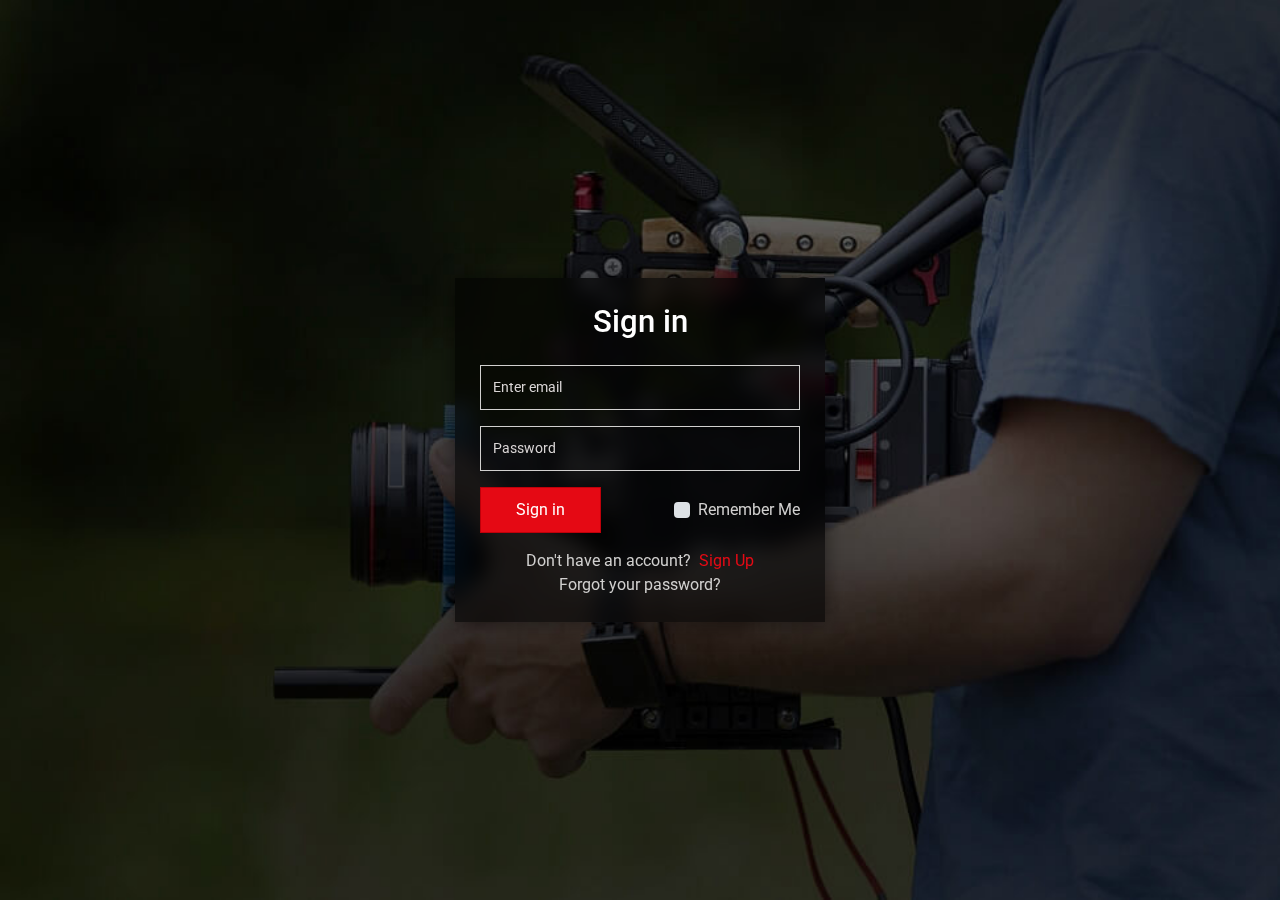
<file: frontend/login.html>
<!doctype html>
<html lang="en-US">

<!-- Mirrored from iqonic.design/themes/streamitnew/frontend/html/login.html by HTTrack Website Copier/3.x [XR&CO'2014], Fri, 04 Sep 2020 20:04:55 GMT -->
<head>
   <!-- Required meta tags -->
   <meta charset="UTF-8">
   <meta name="viewport" content="width=device-width, initial-scale=1.0">
   <meta http-equiv="X-UA-Compatible" content="ie=edge">
   <title>Streamit - Responsive Bootstrap 4 Template</title>
   <!-- Favicon -->
   <link rel="shortcut icon" href="images/favicon.ico"/>
   <!-- Bootstrap CSS -->
   <link rel="stylesheet" href="css/bootstrap.min.css"/>
   <!-- Typography CSS -->
   <link rel="stylesheet" href="css/typography.css">
   <!-- Style -->
   <link rel="stylesheet" href="css/style.css"/>
   <!-- Responsive -->
   <link rel="stylesheet" href="css/responsive.css"/>
</head>
<body>

<!-- loader Start -->
<!-- <div id="loading">
   <div id="loading-center">
   </div>
</div> -->
<!-- loader END -->
<!-- MainContent -->
<section class="sign-in-page">
   <div class="container">
      <div class="row justify-content-center align-items-center height-self-center">
         <div class="col-lg-5 col-md-12 align-self-center">
            <div class="sign-user_card ">                    
               <div class="sign-in-page-data">
                  <div class="sign-in-from w-100 m-auto">
                     <h3 class="mb-3 text-center">Sign in</h3>
                     <form class="mt-4" action="">
                        <div class="form-group">                                 
                           <input type="email" class="form-control mb-0" id="exampleInputEmail1" placeholder="Enter email" autocomplete="off" required>
                        </div>
                        <div class="form-group">                                 
                           <input type="password" class="form-control mb-0" id="exampleInputPassword2" placeholder="Password" required>
                        </div>
                        
                           <div class="sign-info">
                              <button type="submit" class="btn btn-hover">Sign in</button>
                              <div class="custom-control custom-checkbox d-inline-block">
                                 <input type="checkbox" class="custom-control-input" id="customCheck">
                                 <label class="custom-control-label" for="customCheck">Remember Me</label>
                              </div>                                
                           </div>                                    
                        
                     </form>
                  </div>
               </div>
               <div class="mt-3">
                  <div class="d-flex justify-content-center links">
                     Don't have an account? <a href="sign-up.html" class="text-primary ml-2">Sign Up</a>
                  </div>
                  <div class="d-flex justify-content-center links">
                     <a href="reset-password.html" class="f-link">Forgot your password?</a>
                  </div>
               </div>
            </div>
         </div>
      </div>
   </div>
</section>
<!-- MainContent End-->

<!-- back-to-top End -->
<!-- jQuery, Popper JS -->
<script src="js/jquery-3.4.1.min.js"></script>
<script src="js/popper.min.js"></script>
<!-- Bootstrap JS -->
<script src="js/bootstrap.min.js"></script>
<!-- Slick JS -->
<script src="js/slick.min.js"></script>
<!-- owl carousel Js -->
<script src="js/owl.carousel.min.js"></script>
<!-- select2 Js -->
<script src="js/select2.min.js"></script>
<!-- Magnific Popup-->
<script src="js/jquery.magnific-popup.min.js"></script>
<!-- Slick Animation-->
<script src="js/slick-animation.min.js"></script>
<!-- Custom JS-->
<script src="js/custom.js"></script>
</body>

<!-- Mirrored from iqonic.design/themes/streamitnew/frontend/html/login.html by HTTrack Website Copier/3.x [XR&CO'2014], Fri, 04 Sep 2020 20:04:57 GMT -->
</html>
</file>
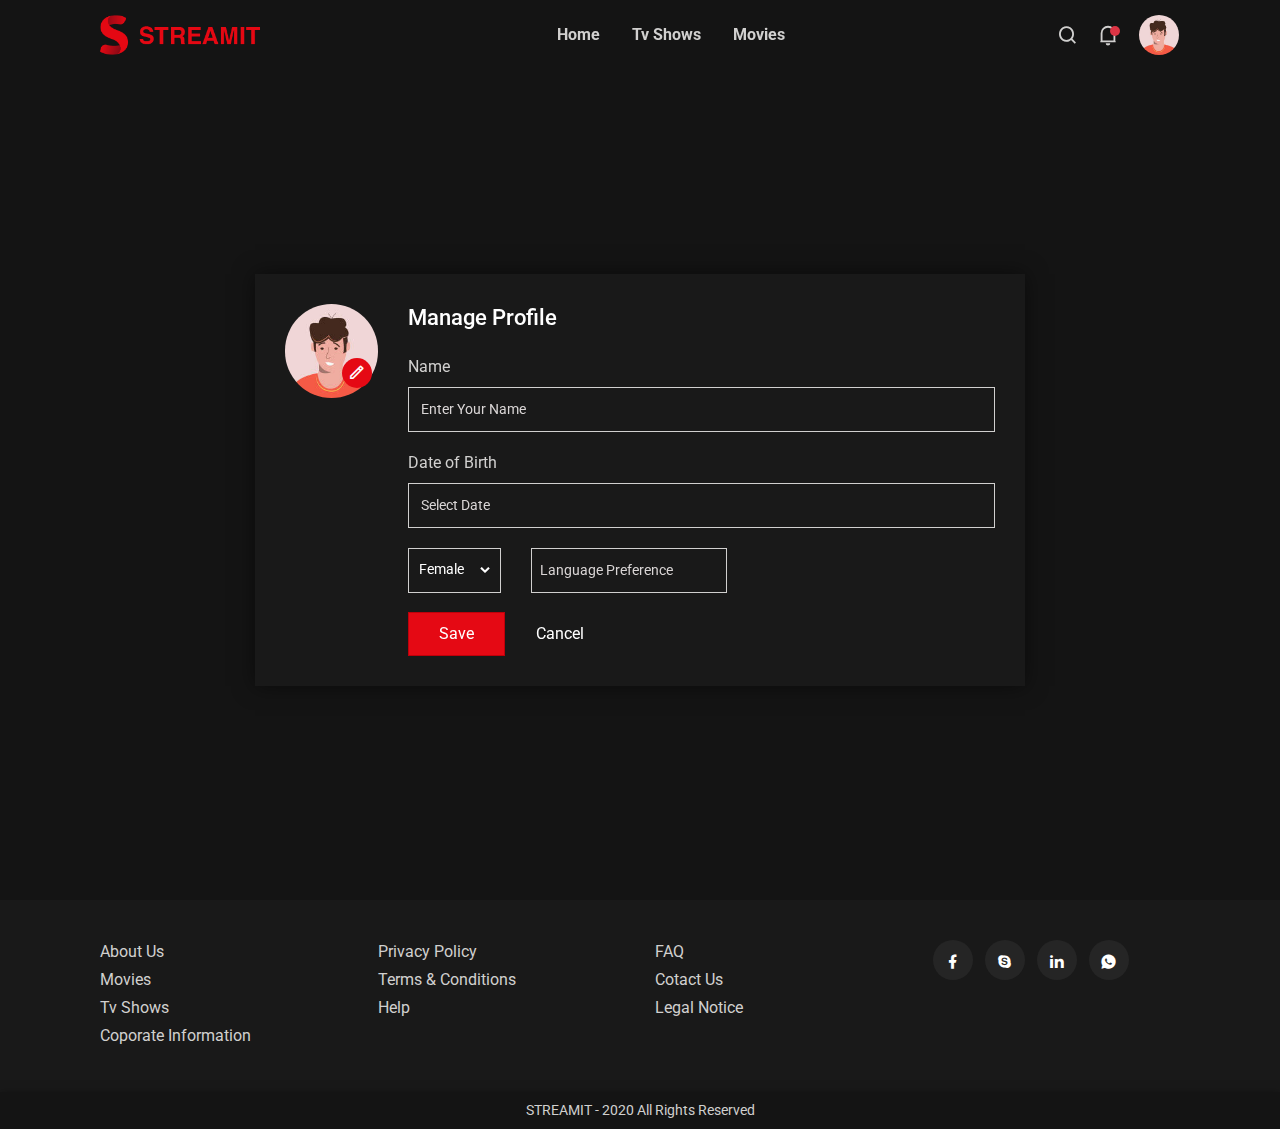
<file: frontend/manage-profile.html>
<!doctype html>
<html lang="en-US">


<!-- Mirrored from iqonic.design/themes/streamitnew/frontend/html/manage-profile.html by HTTrack Website Copier/3.x [XR&CO'2014], Fri, 04 Sep 2020 20:04:54 GMT -->
<head>
    <!-- Required meta tags -->
    <meta charset="UTF-8">
    <meta name="viewport" content="width=device-width, initial-scale=1.0">
    <meta http-equiv="X-UA-Compatible" content="ie=edge">
    <title>Streamit - Responsive Bootstrap 4 Template</title>
    <!-- Favicon -->
    <link rel="shortcut icon" href="images/favicon.ico" />
    <!-- Bootstrap CSS -->
    <link rel="stylesheet" href="css/bootstrap.min.css" />
    <!-- Typography CSS -->
    <link rel="stylesheet" href="css/typography.css">
    <!-- Style -->
    <link rel="stylesheet" href="css/style.css" />
    <!-- Responsive -->
    <link rel="stylesheet" href="css/responsive.css" />
</head>

<body>
    <!-- loader Start -->
    <div id="loading">
        <div id="loading-center">
        </div>
    </div>
    <!-- loader END -->
    <!-- Header -->
    <header id="main-header">
        <div class="main-header">
            <div class="container-fluid">
                <div class="row">
                    <div class="col-sm-12">
                        <nav class="navbar navbar-expand-lg navbar-light p-0">
                            <a href="#" class="navbar-toggler c-toggler" data-toggle="collapse"
                                data-target="#navbarSupportedContent" aria-controls="navbarSupportedContent"
                                aria-expanded="false" aria-label="Toggle navigation">
                                <div class="navbar-toggler-icon" data-toggle="collapse">
                                    <span class="navbar-menu-icon navbar-menu-icon--top"></span>
                                    <span class="navbar-menu-icon navbar-menu-icon--middle"></span>
                                    <span class="navbar-menu-icon navbar-menu-icon--bottom"></span>
                                </div>
                            </a>
                            <a class="navbar-brand" href="index-2.html"> <img class="img-fluid logo" src="images/logo.png"
                                    alt="streamit" /> </a>
                            <div class="collapse navbar-collapse" id="navbarSupportedContent">
                                <div class="menu-main-menu-container">
                                    <ul id="top-menu" class="navbar-nav ml-auto">
                                        <li class="menu-item">
                                            <a href="index-2.html">Home</a>
                                        </li>
                                        <li class="menu-item">
                                            <a href="show-category.html">Tv Shows</a>
                                        </li>
                                        <li class="menu-item">
                                            <a href="movie-category.html">Movies</a>
                                        </li>
                                    </ul>
                                </div>
                            </div>
                            <div class="mobile-more-menu">
                                <a href="javascript:void(0);" class="more-toggle" id="dropdownMenuButton"
                                    data-toggle="more-toggle" aria-haspopup="true" aria-expanded="false">
                                    <i class="ri-more-line"></i>
                                </a>
                                <div class="more-menu" aria-labelledby="dropdownMenuButton">
                                    <div class="navbar-right position-relative">
                                        <ul class="d-flex align-items-center justify-content-end list-inline m-0">
                                            <li>
                                                <a href="#" class="search-toggle">
                                                    <i class="ri-search-line"></i>
                                                </a>
                                                <div class="search-box iq-search-bar">
                                                    <form action="#" class="searchbox">
                                                        <div class="form-group position-relative">
                                                            <input type="text" class="text search-input font-size-12"
                                                                placeholder="type here to search...">
                                                            <i class="search-link ri-search-line"></i>
                                                        </div>
                                                    </form>
                                                </div>
                                            </li>
                                            <li class="nav-item nav-icon">
                                                <a href="#" class="search-toggle position-relative">
                                                    <svg xmlns="http://www.w3.org/2000/svg" viewBox="0 0 24 24" width="22"
                                                        height="22" class="noti-svg">
                                                        <path fill="none" d="M0 0h24v24H0z" />
                                                        <path
                                                            d="M18 10a6 6 0 1 0-12 0v8h12v-8zm2 8.667l.4.533a.5.5 0 0 1-.4.8H4a.5.5 0 0 1-.4-.8l.4-.533V10a8 8 0 1 1 16 0v8.667zM9.5 21h5a2.5 2.5 0 1 1-5 0z" />
                                                    </svg>
                                                    <span class="bg-danger dots"></span>
                                                </a>
                                                <div class="iq-sub-dropdown">
                                                    <div class="iq-card shadow-none m-0">
                                                        <div class="iq-card-body">
                                                            <a href="#" class="iq-sub-card">
                                                                <div class="media align-items-center">
                                                                    <img src="images/notify/thumb-1.jpg"
                                                                        class="img-fluid mr-3" alt="streamit" />
                                                                    <div class="media-body">
                                                                        <h6 class="mb-0 ">Boop Bitty</h6>
                                                                        <small class="font-size-12"> just now</small>
                                                                    </div>
                                                                </div>
                                                            </a>
                                                            <a href="#" class="iq-sub-card">
                                                                <div class="media align-items-center">
                                                                    <img src="images/notify/thumb-2.jpg"
                                                                        class="img-fluid mr-3" alt="streamit" />
                                                                    <div class="media-body">
                                                                        <h6 class="mb-0 ">The Last Breath</h6>
                                                                        <small class="font-size-12">15 minutes ago</small>
                                                                    </div>
                                                                </div>
                                                            </a>
                                                            <a href="#" class="iq-sub-card">
                                                                <div class="media align-items-center">
                                                                    <img src="images/notify/thumb-3.jpg"
                                                                        class="img-fluid mr-3" alt="streamit" />
                                                                    <div class="media-body">
                                                                        <h6 class="mb-0 ">The Hero Camp</h6>
                                                                        <small class="font-size-12">1 hour ago</small>
                                                                    </div>
                                                                </div>
                                                            </a>
                                                        </div>
                                                    </div>
                                                </div>
                                            </li>
                                            <li>
                                                <a href="#"
                                                    class="iq-user-dropdown search-toggle d-flex align-items-center">
                                                    <img src="images/user/user.jpg"
                                                        class="img-fluid avatar-40 rounded-circle" alt="user">
                                                </a>
                                                <div class="iq-sub-dropdown iq-user-dropdown">
                                                    <div class="iq-card shadow-none m-0">
                                                        <div class="iq-card-body p-0 pl-3 pr-3">
                                                            <a href="manage-profile.html"
                                                                class="iq-sub-card setting-dropdown">
                                                                <div class="media align-items-center">
                                                                    <div class="right-icon">
                                                                        <i class="ri-file-user-line text-primary"></i>
                                                                    </div>
                                                                    <div class="media-body ml-3">
                                                                        <h6 class="mb-0 ">Manage Profile</h6>
                                                                    </div>
                                                                </div>
                                                            </a>
                                                            <a href="setting.html" class="iq-sub-card setting-dropdown">
                                                                <div class="media align-items-center">
                                                                    <div class="right-icon">
                                                                        <i class="ri-settings-4-line text-primary"></i>
                                                                    </div>
                                                                    <div class="media-body ml-3">
                                                                        <h6 class="mb-0 ">Settings</h6>
                                                                    </div>
                                                                </div>
                                                            </a>
                                                            <a href="pricing-plan.html"
                                                                class="iq-sub-card setting-dropdown">
                                                                <div class="media align-items-center">
                                                                    <div class="right-icon">
                                                                        <i class="ri-settings-4-line text-primary"></i>
                                                                    </div>
                                                                    <div class="media-body ml-3">
                                                                        <h6 class="mb-0 ">Pricing Plan</h6>
                                                                    </div>
                                                                </div>
                                                            </a>
                                                            <a href="login.html" class="iq-sub-card setting-dropdown">
                                                                <div class="media align-items-center">
                                                                    <div class="right-icon">
                                                                        <i class="ri-logout-circle-line text-primary"></i>
                                                                    </div>
                                                                    <div class="media-body ml-3">
                                                                        <h6 class="mb-0">Logout</h6>
                                                                    </div>
                                                                </div>
                                                            </a>
                                                        </div>
                                                    </div>
                                                </div>
                                            </li>
                                        </ul>
                                    </div>
                                </div>
                            </div>
                            <div class="navbar-right menu-right">
                                <ul class="d-flex align-items-center list-inline m-0">
                                    <li class="nav-item nav-icon">
                                        <a href="#" class="search-toggle device-search">
                                            <i class="ri-search-line"></i>
                                        </a>
                                        <div class="search-box iq-search-bar d-search">
                                            <form action="#" class="searchbox">
                                                <div class="form-group position-relative">
                                                    <input type="text" class="text search-input font-size-12"
                                                        placeholder="type here to search...">
                                                    <i class="search-link ri-search-line"></i>
                                                </div>
                                            </form>
                                        </div>
                                    </li>
                                    <li class="nav-item nav-icon">
                                        <a href="#" class="search-toggle" data-toggle="search-toggle">
                                            <svg xmlns="http://www.w3.org/2000/svg" viewBox="0 0 24 24" width="22"
                                                height="22" class="noti-svg">
                                                <path fill="none" d="M0 0h24v24H0z" />
                                                <path
                                                    d="M18 10a6 6 0 1 0-12 0v8h12v-8zm2 8.667l.4.533a.5.5 0 0 1-.4.8H4a.5.5 0 0 1-.4-.8l.4-.533V10a8 8 0 1 1 16 0v8.667zM9.5 21h5a2.5 2.5 0 1 1-5 0z" />
                                            </svg>
                                            <span class="bg-danger dots"></span>
                                        </a>
                                        <div class="iq-sub-dropdown">
                                            <div class="iq-card shadow-none m-0">
                                                <div class="iq-card-body">
                                                    <a href="#" class="iq-sub-card">
                                                        <div class="media align-items-center">
                                                            <img src="images/notify/thumb-1.jpg" class="img-fluid mr-3"
                                                                alt="streamit" />
                                                            <div class="media-body">
                                                                <h6 class="mb-0 ">Boot Bitty</h6>
                                                                <small class="font-size-12"> just now</small>
                                                            </div>
                                                        </div>
                                                    </a>
                                                    <a href="#" class="iq-sub-card">
                                                        <div class="media align-items-center">
                                                            <img src="images/notify/thumb-2.jpg" class="img-fluid mr-3"
                                                                alt="streamit" />
                                                            <div class="media-body">
                                                                <h6 class="mb-0 ">The Last Breath</h6>
                                                                <small class="font-size-12">15 minutes ago</small>
                                                            </div>
                                                        </div>
                                                    </a>
                                                    <a href="#" class="iq-sub-card">
                                                        <div class="media align-items-center">
                                                            <img src="images/notify/thumb-3.jpg" class="img-fluid mr-3"
                                                                alt="streamit" />
                                                            <div class="media-body">
                                                                <h6 class="mb-0 ">The Hero Camp</h6>
                                                                <small class="font-size-12">1 hour ago</small>
                                                            </div>
                                                        </div>
                                                    </a>
                                                </div>
                                            </div>
                                        </div>
                                    </li>
                                    <li class="nav-item nav-icon">
                                        <a href="#" class="iq-user-dropdown search-toggle p-0 d-flex align-items-center"
                                            data-toggle="search-toggle">
                                            <img src="images/user/user.jpg" class="img-fluid avatar-40 rounded-circle"
                                                alt="user">
                                        </a>
                                        <div class="iq-sub-dropdown iq-user-dropdown">
                                            <div class="iq-card shadow-none m-0">
                                                <div class="iq-card-body p-0 pl-3 pr-3">
                                                    <a href="manage-profile.html" class="iq-sub-card setting-dropdown">
                                                        <div class="media align-items-center">
                                                            <div class="right-icon">
                                                                <i class="ri-file-user-line text-primary"></i>
                                                            </div>
                                                            <div class="media-body ml-3">
                                                                <h6 class="mb-0 ">Manage Profile</h6>
                                                            </div>
                                                        </div>
                                                    </a>
                                                    <a href="setting.html" class="iq-sub-card setting-dropdown">
                                                        <div class="media align-items-center">
                                                            <div class="right-icon">
                                                                <i class="ri-settings-4-line text-primary"></i>
                                                            </div>
                                                            <div class="media-body ml-3">
                                                                <h6 class="mb-0 ">Settings</h6>
                                                            </div>
                                                        </div>
                                                    </a>
                                                    <a href="pricing-plan.html" class="iq-sub-card setting-dropdown">
                                                        <div class="media align-items-center">
                                                            <div class="right-icon">
                                                                <i class="ri-settings-4-line text-primary"></i>
                                                            </div>
                                                            <div class="media-body ml-3">
                                                                <h6 class="mb-0 ">Pricing Plan</h6>
                                                            </div>
                                                        </div>
                                                    </a>
                                                    <a href="login.html" class="iq-sub-card setting-dropdown">
                                                        <div class="media align-items-center">
                                                            <div class="right-icon">
                                                                <i class="ri-logout-circle-line text-primary"></i>
                                                            </div>
                                                            <div class="media-body ml-3">
                                                                <h6 class="mb-0 ">Logout</h6>
                                                            </div>
                                                        </div>
                                                    </a>
                                                </div>
                                            </div>
                                        </div>
                                    </li>
                                </ul>
                            </div>
                        </nav>
                        <div class="nav-overlay"></div>
                    </div>
                </div>
            </div>
        </div>
    </header>
    <!-- Header End -->
    <!-- MainContent -->
    <section class="m-profile manage-p">
        <div class="container h-100">
            <div class="row align-items-center justify-content-center h-100">
                <div class="col-lg-10">
                    <div class="sign-user_card">
                        <div class="row">
                            <div class="col-lg-2">
                                <div class="upload_profile d-inline-block">
                                <img src="images/user/user.jpg" class="profile-pic rounded-circle img-fluid" alt="user">
                                <div class="p-image">
                                    <i class="ri-pencil-line upload-button"></i>
                                    <input class="file-upload" type="file" accept="image/*">
                                </div>
                                </div>
                            </div>
                            <div class="col-lg-10 device-margin">
                                <div class="profile-from">
                                    <h4 class="mb-3">Manage Profile</h4>
                                    <form class="mt-4" action="https://iqonic.design/themes/streamitnew/frontend/html/index.html">
                                        <div class="form-group">
                                            <label>Name</label>
                                            <input type="text" class="form-control mb-0" id="exampleInputl2"
                                                placeholder="Enter Your Name" autocomplete="off" required>
                                        </div>
                                        <div class="form-group">
                                            <label>Date of Birth</label>
                                            <input type="text" class="form-control date-input basicFlatpickr mb-0" placeholder="Select Date" id="exampleInputPassword2"
                                            required>
                                        </div>
                                        <div class="form-group d-flex flex-md-row flex-column">
                                            <div class="iq-custom-select d-inline-block manage-gen">
                                                <select name="cars" class="form-control pro-dropdown">
                                                    <option value="female">Female</option>
                                                    <option value="male">Male</option>
                                                </select>
                                            </div>
                                            <div class="iq-custom-select d-inline-block lang-dropdown manage-dd">
                                                <select name="cars" class="form-control pro-dropdown" id="lang"
                                                    multiple="multiple">
                                                    <option value="english">English</option>
                                                    <option value="hindi">Hindi</option>
                                                    <option value="gujarati">Gujarati</option>
                                                    <option value="bengali">Bengali</option>
                                                    <option value="marathi">Marathi</option>
                                                    <option value="tamil">Tamil</option>
                                                    <option value="kannada">Kannada</option>
                                                </select>
                                            </div>
                                        </div>
                                        <div class="d-flex">
                                            <a href="#" class="btn btn-hover">Save</a>
                                            <a href="#" class="btn btn-link">Cancel</a>
                                        </div>
                                    </form>
                                </div>
                            </div>
                        </div>
                    </div>
                </div>
            </div>
        </div>
    </section>
    <footer class="mb-0">
        <div class="container-fluid">
            <div class="block-space">
                <div class="row">
                    <div class="col-lg-3 col-md-4">
                        <ul class="f-link list-unstyled mb-0">
                            <li><a href="#">About Us</a></li>
                            <li><a href="movie-category.html">Movies</a></li>
                            <li><a href="show-category.html">Tv Shows</a></li>
                            <li><a href="#">Coporate Information</a></li>
                        </ul>
                    </div>
                    <div class="col-lg-3 col-md-4">
                        <ul class="f-link list-unstyled mb-0">
                            <li><a href="#">Privacy Policy</a></li>
                            <li><a href="#">Terms & Conditions</a></li>
                            <li><a href="#">Help</a></li>
                        </ul>
                    </div>
                    <div class="col-lg-3 col-md-4">
                        <ul class="f-link list-unstyled mb-0">
                            <li><a href="#">FAQ</a></li>
                            <li><a href="#">Cotact Us</a></li>
                            <li><a href="#">Legal Notice</a></li>
                        </ul>
                    </div>
                    <div class="col-lg-3 col-md-12 r-mt-15">
                        <div class="d-flex">
                            <a href="#" class="s-icon">
                                <i class="ri-facebook-fill"></i>
                            </a>
                            <a href="#" class="s-icon">
                                <i class="ri-skype-fill"></i>
                            </a>
                            <a href="#" class="s-icon">
                                <i class="ri-linkedin-fill"></i>
                            </a>
                            <a href="#" class="s-icon">
                                <i class="ri-whatsapp-fill"></i>
                            </a>
                        </div>
                    </div>
                </div>
            </div>
        </div>
        <div class="copyright py-2">
            <div class="container-fluid">
                <p class="mb-0 text-center font-size-14 text-body">STREAMIT - 2020 All Rights Reserved</p>
            </div>
        </div>
    </footer>
    <!-- MainContent End-->
    <!-- back-to-top -->
    <div id="back-to-top">
        <a class="top" href="#top" id="top"> <i class="fa fa-angle-up"></i> </a>
    </div>
    <!-- back-to-top End -->
    <!-- jQuery, Popper JS -->
    <script src="js/jquery-3.4.1.min.js"></script>
    <script src="js/popper.min.js"></script>
    <!-- Bootstrap JS -->
    <script src="js/bootstrap.min.js"></script>
    <!-- Slick JS -->
    <script src="js/slick.min.js"></script>
    <!-- owl carousel Js -->
    <script src="js/owl.carousel.min.js"></script>
    <!-- select2 Js -->
    <script src="js/select2.min.js"></script>
    <!-- Magnific Popup-->
    <script src="js/jquery.magnific-popup.min.js"></script>
    <!-- Flatpickr JavaScript -->
    <script src="js/flatpickr.min.js"></script>
    <!-- Slick Animation-->
    <script src="js/slick-animation.min.js"></script>
    <!-- Custom JS-->
    <script src="js/custom.js"></script>
</body>


<!-- Mirrored from iqonic.design/themes/streamitnew/frontend/html/manage-profile.html by HTTrack Website Copier/3.x [XR&CO'2014], Fri, 04 Sep 2020 20:04:55 GMT -->
</html>
</file>
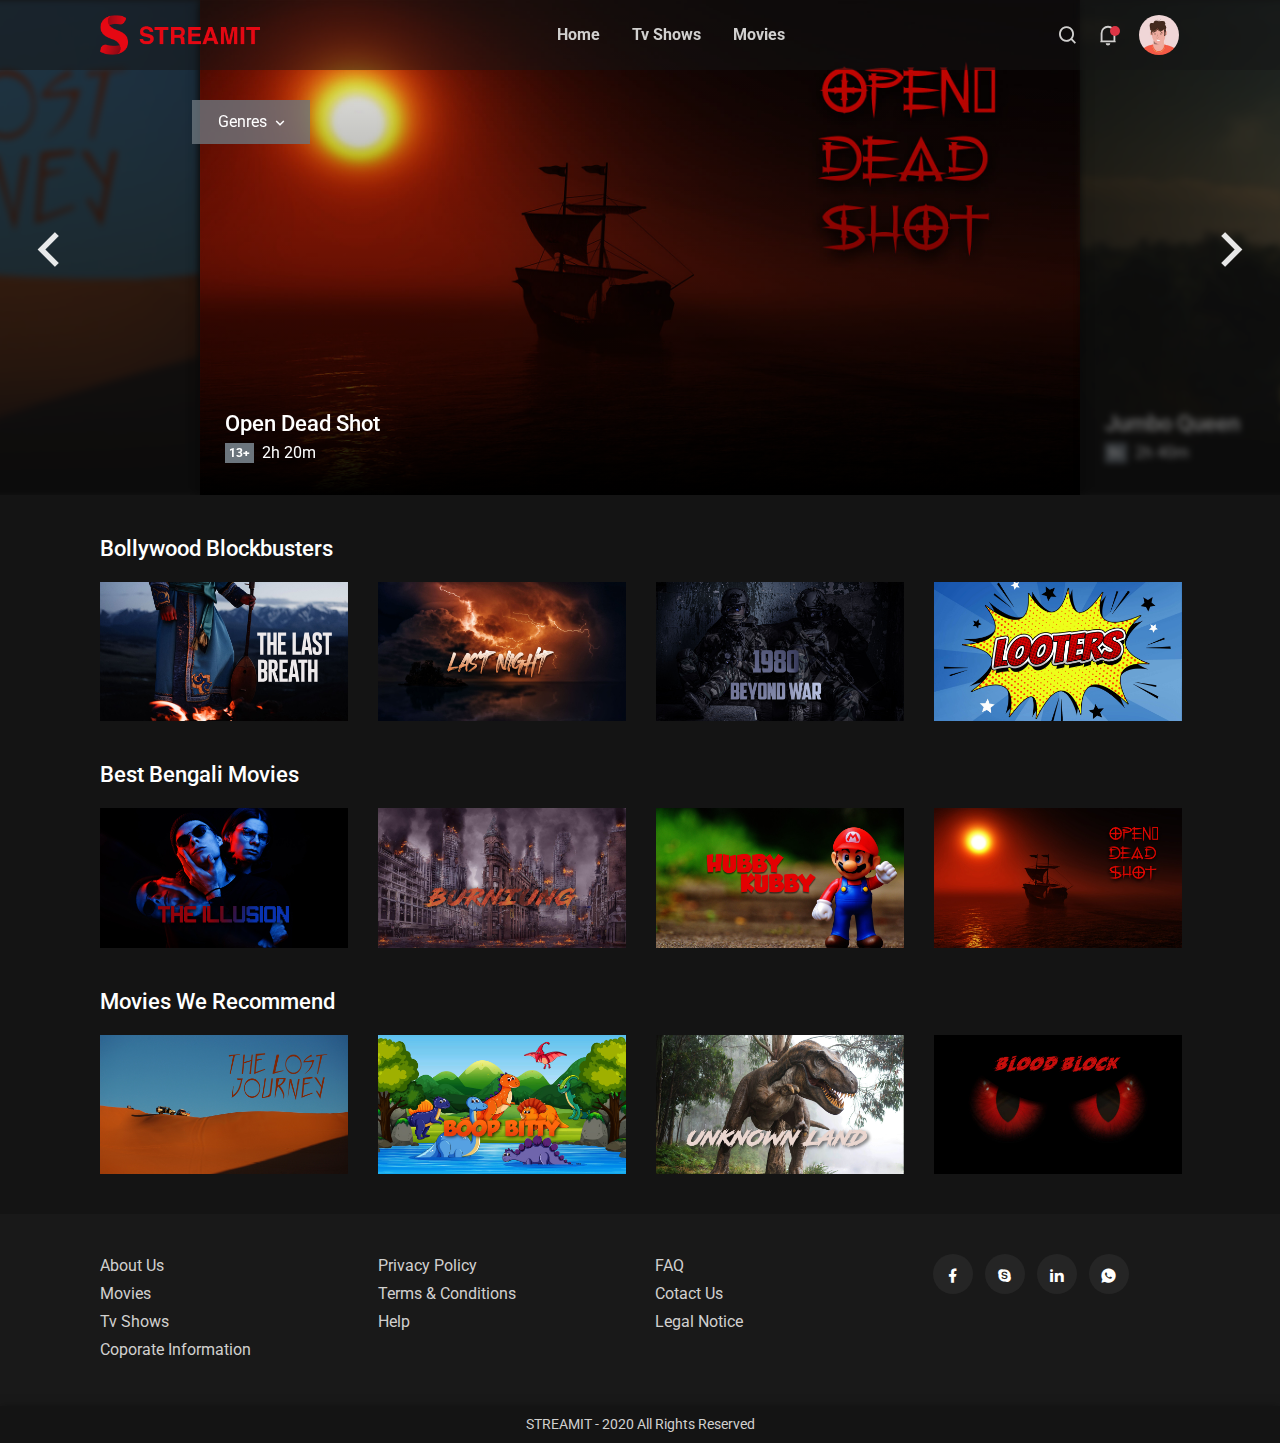
<file: frontend/movie-category.html>
<!doctype html>
<html lang="en-US">


<!-- Mirrored from iqonic.design/themes/streamitnew/frontend/html/movie-category.html by HTTrack Website Copier/3.x [XR&CO'2014], Fri, 04 Sep 2020 20:04:39 GMT -->
<head>
   <!-- Required meta tags -->
   <meta charset="UTF-8">
   <meta name="viewport" content="width=device-width, initial-scale=1.0">
   <meta http-equiv="X-UA-Compatible" content="ie=edge">
   <title>Streamit - Responsive Bootstrap 4 Template</title>
   <!-- Favicon -->
   <link rel="shortcut icon" href="images/favicon.ico" />
   <!-- Bootstrap CSS -->
   <link rel="stylesheet" href="css/bootstrap.min.css" />
   <!-- Typography CSS -->
   <link rel="stylesheet" href="css/typography.css">
   <!-- Style -->
   <link rel="stylesheet" href="css/style.css" />
   <!-- Responsive -->
   <link rel="stylesheet" href="css/responsive.css" />
</head>

<body>
   <div id="loading">
      <div id="loading-center">
      </div>
   </div>
   <!-- Header -->
   <header id="main-header">
      <div class="main-header">
         <div class="container-fluid">
            <div class="row">
               <div class="col-sm-12">
                  <nav class="navbar navbar-expand-lg navbar-light p-0">
                     <a href="#" class="navbar-toggler c-toggler" data-toggle="collapse"
                        data-target="#navbarSupportedContent" aria-controls="navbarSupportedContent" aria-expanded="false"
                        aria-label="Toggle navigation">
                        <div class="navbar-toggler-icon" data-toggle="collapse">
                           <span class="navbar-menu-icon navbar-menu-icon--top"></span>
                           <span class="navbar-menu-icon navbar-menu-icon--middle"></span>
                           <span class="navbar-menu-icon navbar-menu-icon--bottom"></span>
                        </div>
                     </a>
                     <a class="navbar-brand" href="home.html"> <img class="img-fluid logo" src="images/logo.png"
                           alt="streamit" /> </a>
                     <div class="collapse navbar-collapse" id="navbarSupportedContent">
                        <div class="menu-main-menu-container">
                           <ul id="top-menu" class="navbar-nav ml-auto">
                              <li class="menu-item">
                                 <a href="home.html">Home</a>
                              </li>
                              <li class="menu-item">
                                 <a href="show-category.html">Tv Shows</a>
                              </li>
                              <li class="menu-item">
                                 <a href="movie-category.html">Movies</a>
                              </li>
                           </ul>
                        </div>
                     </div>
                     <div class="mobile-more-menu">
                        <a href="javascript:void(0);" class="more-toggle" id="dropdownMenuButton" data-toggle="more-toggle"
                           aria-haspopup="true" aria-expanded="false">
                           <i class="ri-more-line"></i>
                        </a>
                        <div class="more-menu" aria-labelledby="dropdownMenuButton">
                           <div class="navbar-right position-relative">
                              <ul class="d-flex align-items-center justify-content-end list-inline m-0">
                                 <li>
                                    <a href="#" class="search-toggle">
                                       <i class="ri-search-line"></i>
                                    </a>
                                    <div class="search-box iq-search-bar">
                                       <form action="#" class="searchbox">
                                          <div class="form-group position-relative">
                                             <input type="text" class="text search-input font-size-12"
                                                placeholder="type here to search...">
                                             <i class="search-link ri-search-line"></i>
                                          </div>
                                       </form>
                                    </div>
                                 </li>
                                 <li class="nav-item nav-icon">
                                    <a href="#" class="search-toggle position-relative">
                                       <svg xmlns="http://www.w3.org/2000/svg" viewBox="0 0 24 24" width="22" height="22"
                                          class="noti-svg">
                                          <path fill="none" d="M0 0h24v24H0z" />
                                          <path
                                             d="M18 10a6 6 0 1 0-12 0v8h12v-8zm2 8.667l.4.533a.5.5 0 0 1-.4.8H4a.5.5 0 0 1-.4-.8l.4-.533V10a8 8 0 1 1 16 0v8.667zM9.5 21h5a2.5 2.5 0 1 1-5 0z" />
                                       </svg>
                                       <span class="bg-danger dots"></span>
                                    </a>
                                    <div class="iq-sub-dropdown">
                                       <div class="iq-card shadow-none m-0">
                                          <div class="iq-card-body">
                                             <a href="#" class="iq-sub-card">
                                                <div class="media align-items-center">
                                                   <img src="images/notify/thumb-1.jpg" class="img-fluid mr-3"
                                                      alt="streamit" />
                                                   <div class="media-body">
                                                      <h6 class="mb-0 ">Boop Bitty</h6>
                                                      <small class="font-size-12"> just now</small>
                                                   </div>
                                                </div>
                                             </a>
                                             <a href="#" class="iq-sub-card">
                                                <div class="media align-items-center">
                                                   <img src="images/notify/thumb-2.jpg" class="img-fluid mr-3"
                                                      alt="streamit" />
                                                   <div class="media-body">
                                                      <h6 class="mb-0 ">The Last Breath</h6>
                                                      <small class="font-size-12">15 minutes ago</small>
                                                   </div>
                                                </div>
                                             </a>
                                             <a href="#" class="iq-sub-card">
                                                <div class="media align-items-center">
                                                   <img src="images/notify/thumb-3.jpg" class="img-fluid mr-3"
                                                      alt="streamit" />
                                                   <div class="media-body">
                                                      <h6 class="mb-0 ">The Hero Camp</h6>
                                                      <small class="font-size-12">1 hour ago</small>
                                                   </div>
                                                </div>
                                             </a>
                                          </div>
                                       </div>
                                    </div>
                                 </li>
                                 <li>
                                    <a href="#" class="iq-user-dropdown search-toggle d-flex align-items-center">
                                       <img src="images/user/user.jpg" class="img-fluid avatar-40 rounded-circle"
                                          alt="user">
                                    </a>
                                    <div class="iq-sub-dropdown iq-user-dropdown">
                                       <div class="iq-card shadow-none m-0">
                                          <div class="iq-card-body p-0 pl-3 pr-3">
                                             <a href="manage-profile.html" class="iq-sub-card setting-dropdown">
                                                <div class="media align-items-center">
                                                   <div class="right-icon">
                                                      <i class="ri-file-user-line text-primary"></i>
                                                   </div>
                                                   <div class="media-body ml-3">
                                                      <h6 class="mb-0 ">Manage Profile</h6>
                                                   </div>
                                                </div>
                                             </a>
                                             <a href="setting.html" class="iq-sub-card setting-dropdown">
                                                <div class="media align-items-center">
                                                   <div class="right-icon">
                                                      <i class="ri-settings-4-line text-primary"></i>
                                                   </div>
                                                   <div class="media-body ml-3">
                                                      <h6 class="mb-0 ">Settings</h6>
                                                   </div>
                                                </div>
                                             </a>
                                             <a href="pricing-plan.html" class="iq-sub-card setting-dropdown">
                                                <div class="media align-items-center">
                                                   <div class="right-icon">
                                                      <i class="ri-settings-4-line text-primary"></i>
                                                   </div>
                                                   <div class="media-body ml-3">
                                                      <h6 class="mb-0 ">Pricing Plan</h6>
                                                   </div>
                                                </div>
                                             </a>
                                             <a href="login.html" class="iq-sub-card setting-dropdown">
                                                <div class="media align-items-center">
                                                   <div class="right-icon">
                                                      <i class="ri-logout-circle-line text-primary"></i>
                                                   </div>
                                                   <div class="media-body ml-3">
                                                      <h6 class="mb-0">Logout</h6>
                                                   </div>
                                                </div>
                                             </a>
                                          </div>
                                       </div>
                                    </div>
                                 </li>
                              </ul>
                           </div>
                        </div>
                     </div>
                     <div class="navbar-right menu-right">
                        <ul class="d-flex align-items-center list-inline m-0">
                           <li class="nav-item nav-icon">
                              <a href="#" class="search-toggle device-search">
                                 <i class="ri-search-line"></i>
                              </a>
                              <div class="search-box iq-search-bar d-search">
                                 <form action="#" class="searchbox">
                                    <div class="form-group position-relative">
                                       <input type="text" class="text search-input font-size-12"
                                          placeholder="type here to search...">
                                       <i class="search-link ri-search-line"></i>
                                    </div>
                                 </form>
                              </div>
                           </li>
                           <li class="nav-item nav-icon">
                              <a href="#" class="search-toggle" data-toggle="search-toggle">
                                 <svg xmlns="http://www.w3.org/2000/svg" viewBox="0 0 24 24" width="22" height="22"
                                    class="noti-svg">
                                    <path fill="none" d="M0 0h24v24H0z" />
                                    <path
                                       d="M18 10a6 6 0 1 0-12 0v8h12v-8zm2 8.667l.4.533a.5.5 0 0 1-.4.8H4a.5.5 0 0 1-.4-.8l.4-.533V10a8 8 0 1 1 16 0v8.667zM9.5 21h5a2.5 2.5 0 1 1-5 0z" />
                                 </svg>
                                 <span class="bg-danger dots"></span>
                              </a>
                              <div class="iq-sub-dropdown">
                                 <div class="iq-card shadow-none m-0">
                                    <div class="iq-card-body">
                                       <a href="#" class="iq-sub-card">
                                          <div class="media align-items-center">
                                             <img src="images/notify/thumb-1.jpg" class="img-fluid mr-3" alt="streamit" />
                                             <div class="media-body">
                                                <h6 class="mb-0 ">Boot Bitty</h6>
                                                <small class="font-size-12"> just now</small>
                                             </div>
                                          </div>
                                       </a>
                                       <a href="#" class="iq-sub-card">
                                          <div class="media align-items-center">
                                             <img src="images/notify/thumb-2.jpg" class="img-fluid mr-3" alt="streamit" />
                                             <div class="media-body">
                                                <h6 class="mb-0 ">The Last Breath</h6>
                                                <small class="font-size-12">15 minutes ago</small>
                                             </div>
                                          </div>
                                       </a>
                                       <a href="#" class="iq-sub-card">
                                          <div class="media align-items-center">
                                             <img src="images/notify/thumb-3.jpg" class="img-fluid mr-3" alt="streamit" />
                                             <div class="media-body">
                                                <h6 class="mb-0 ">The Hero Camp</h6>
                                                <small class="font-size-12">1 hour ago</small>
                                             </div>
                                          </div>
                                       </a>
                                    </div>
                                 </div>
                              </div>
                           </li>
                           <li class="nav-item nav-icon">
                              <a href="#" class="iq-user-dropdown search-toggle p-0 d-flex align-items-center"
                                 data-toggle="search-toggle">
                                 <img src="images/user/user.jpg" class="img-fluid avatar-40 rounded-circle" alt="user">
                              </a>
                              <div class="iq-sub-dropdown iq-user-dropdown">
                                 <div class="iq-card shadow-none m-0">
                                    <div class="iq-card-body p-0 pl-3 pr-3">
                                       <a href="manage-profile.html" class="iq-sub-card setting-dropdown">
                                          <div class="media align-items-center">
                                             <div class="right-icon">
                                                <i class="ri-file-user-line text-primary"></i>
                                             </div>
                                             <div class="media-body ml-3">
                                                <h6 class="mb-0 ">Manage Profile</h6>
                                             </div>
                                          </div>
                                       </a>
                                       <a href="setting.html" class="iq-sub-card setting-dropdown">
                                          <div class="media align-items-center">
                                             <div class="right-icon">
                                                <i class="ri-settings-4-line text-primary"></i>
                                             </div>
                                             <div class="media-body ml-3">
                                                <h6 class="mb-0 ">Settings</h6>
                                             </div>
                                          </div>
                                       </a>
                                       <a href="pricing-plan.html" class="iq-sub-card setting-dropdown">
                                          <div class="media align-items-center">
                                             <div class="right-icon">
                                                <i class="ri-settings-4-line text-primary"></i>
                                             </div>
                                             <div class="media-body ml-3">
                                                <h6 class="mb-0 ">Pricing Plan</h6>
                                             </div>
                                          </div>
                                       </a>
                                       <a href="login.html" class="iq-sub-card setting-dropdown">
                                          <div class="media align-items-center">
                                             <div class="right-icon">
                                                <i class="ri-logout-circle-line text-primary"></i>
                                             </div>
                                             <div class="media-body ml-3">
                                                <h6 class="mb-0 ">Logout</h6>
                                             </div>
                                          </div>
                                       </a>
                                    </div>
                                 </div>
                              </div>
                           </li>
                        </ul>
                     </div>
                  </nav>
                  <div class="nav-overlay"></div>
               </div>
            </div>
         </div>
      </div>
   </header>
   <!-- Header End -->
   <!-- Slider Start -->
   <section class="iq-main-slider p-0">
      <div id="tvshows-slider">
         <div>
            <a href="movie-details.html">
               <div class="shows-img">
                  <img src="images/movie-banner/1.jpg" class="w-100" alt="">
                  <div class="shows-content">
                     <h4 class="text-white mb-1">Open Dead Shot</h4>
                     <div class="movie-time d-flex align-items-center">
                        <div class="badge badge-secondary p-1 mr-2">13+</div>
                        <span class="text-white">2h 20m</span>
                     </div>
                  </div>
               </div>
            </a>
         </div>
         <div>
            <a href="movie-details.html">
               <div class="shows-img">
                  <img src="images/movie-banner/2.jpg" class="w-100" alt="">
                  <div class="shows-content">
                     <h4 class="text-white mb-1">Jumbo Queen</h4>
                     <div class="movie-time d-flex align-items-center">
                        <div class="badge badge-secondary p-1 mr-2">9+</div>
                        <span class="text-white">2h 40m</span>
                     </div>
                  </div>
               </div>
            </a>
         </div>
         <div>
            <a href="movie-details.html">
               <div class="shows-img">
                  <img src="images/movie-banner/3.jpg" class="w-100" alt="">
                  <div class="shows-content">
                     <h4 class="text-white mb-1">The Lost Journey</h4>
                     <div class="movie-time d-flex align-items-center">
                        <div class="badge badge-secondary p-1 mr-2">20+</div>
                        <span class="text-white">2h 15m</span>
                     </div>
                  </div>
               </div>
            </a>
         </div>         
      </div>
      <div class="dropdown genres-box">
         <button class="btn btn-secondary dropdown-toggle" type="button" id="dropdownMenuButton" data-toggle="dropdown"
            aria-haspopup="true" aria-expanded="false">
            Genres
         </button>
         <div class="dropdown-menu three-column" aria-labelledby="dropdownMenuButton">
            <a class="dropdown-item" href="#">Hindi</a>
            <a class="dropdown-item" href="#">Tamil</a>
            <a class="dropdown-item" href="#">Punjabi</a>
            <a class="dropdown-item" href="#">English</a>
            <a class="dropdown-item" href="#">Comedies</a>
            <a class="dropdown-item" href="#">Action</a>
            <a class="dropdown-item" href="#">Romance</a>
            <a class="dropdown-item" href="#">Dramas</a>
            <a class="dropdown-item" href="#">Bollywood</a>
            <a class="dropdown-item" href="#">Hollywood</a>
            <a class="dropdown-item" href="#">Children & Family</a>
            <a class="dropdown-item" href="#">Award-Winning</a>
         </div>
      </div>
   </section>
   <!-- Slider End -->
   <!-- MainContent -->
   <div class="main-content">
      <section id="iq-favorites">
         <div class="container-fluid">
            <div class="row">
               <div class="col-sm-12 overflow-hidden">
                  <div class="iq-main-header d-flex align-items-center justify-content-between">
                     <h4 class="main-title">Bollywood Blockbusters</h4>
                  </div>
                  <div class="favorites-contens">
                     <ul class="favorites-slider list-inline  row p-0 mb-0">
                        <li class="slide-item">
                           <a href="movie-details.html">
                              <div class="block-images position-relative">
                                 <div class="img-box">
                                    <img src="images/upcoming/01.jpg" class="img-fluid" alt="">
                                 </div>
                                 <div class="block-description">
                                    <h6>The Last Breath</h6>
                                    <div class="movie-time d-flex align-items-center my-2">
                                       <div class="badge badge-secondary p-1 mr-2">5+</div>
                                       <span class="text-white">2h 30m</span>
                                    </div>
                                    <div class="hover-buttons">
                                       <span class="btn btn-hover"><i class="fa fa-play mr-1" aria-hidden="true"></i>
                                          Play Now
                                       </span>
                                    </div>
                                 </div>
                                 <div class="block-social-info">
                                    <ul class="list-inline p-0 m-0 music-play-lists">
                                       <li><span><i class="ri-volume-mute-fill"></i></span></li>
                                       <li><span><i class="ri-heart-fill"></i></span></li>
                                       <li><span><i class="ri-add-line"></i></span></li>
                                    </ul>
                                 </div>
                              </div>
                           </a>
                        </li>
                        <li class="slide-item">
                           <a href="movie-details.html">
                              <div class="block-images position-relative">
                                 <div class="img-box">
                                    <img src="images/upcoming/02.jpg" class="img-fluid" alt="">
                                 </div>
                                 <div class="block-description">
                                    <h6>Last Night</h6>
                                    <div class="movie-time d-flex align-items-center my-2">
                                       <div class="badge badge-secondary p-1 mr-2">22+</div>
                                       <span class="text-white">2h 15m</span>
                                    </div>
                                    <div class="hover-buttons">
                                       <span class="btn btn-hover">
                                          <i class="fa fa-play mr-1" aria-hidden="true"></i>
                                          Play Now
                                       </span>
                                    </div>
                                 </div>
                                 <div class="block-social-info">
                                    <ul class="list-inline p-0 m-0 music-play-lists">
                                       <li><span><i class="ri-volume-mute-fill"></i></span></li>
                                       <li><span><i class="ri-heart-fill"></i></span></li>
                                       <li><span><i class="ri-add-line"></i></span></li>
                                    </ul>
                                 </div>
                              </div>
                           </a>
                        </li>
                        <li class="slide-item">
                           <a href="movie-details.html">
                              <div class="block-images position-relative">
                                 <div class="img-box">
                                    <img src="images/upcoming/03.jpg" class="img-fluid" alt="">
                                 </div>
                                 <div class="block-description">
                                    <h6>1980</h6>
                                    <div class="movie-time d-flex align-items-center my-2">
                                       <div class="badge badge-secondary p-1 mr-2">25+</div>
                                       <span class="text-white">3h</span>
                                    </div>
                                    <div class="hover-buttons">
                                       <span class="btn btn-hover">
                                          <i class="fa fa-play mr-1" aria-hidden="true"></i>
                                          Play Now
                                       </span>
                                    </div>
                                 </div>
                                 <div class="block-social-info">
                                    <ul class="list-inline p-0 m-0 music-play-lists">
                                       <li><span><i class="ri-volume-mute-fill"></i></span></li>
                                       <li><span><i class="ri-heart-fill"></i></span></li>
                                       <li><span><i class="ri-add-line"></i></span></li>
                                    </ul>
                                 </div>
                              </div>
                           </a>
                        </li>
                        <li class="slide-item">
                           <a href="movie-details.html">
                              <div class="block-images position-relative">
                                 <div class="img-box">
                                    <img src="images/upcoming/04.jpg" class="img-fluid" alt="">
                                 </div>
                                 <div class="block-description">
                                    <h6>Looters</h6>
                                    <div class="movie-time d-flex align-items-center my-2">
                                       <div class="badge badge-secondary p-1 mr-2">11+</div>
                                       <span class="text-white">2h 45m</span>
                                    </div>
                                    <div class="hover-buttons">
                                       <span class="btn btn-hover">
                                          <i class="fa fa-play mr-1" aria-hidden="true"></i>
                                          Play Now
                                       </span>
                                    </div>
                                 </div>
                                 <div class="block-social-info">
                                    <ul class="list-inline p-0 m-0 music-play-lists">
                                       <li><span><i class="ri-volume-mute-fill"></i></span></li>
                                       <li><span><i class="ri-heart-fill"></i></span></li>
                                       <li><span><i class="ri-add-line"></i></span></li>
                                    </ul>
                                 </div>
                              </div>
                           </a>
                        </li>
                        <li class="slide-item">
                           <a href="movie-details.html">
                              <div class="block-images position-relative">
                                 <div class="img-box">
                                    <img src="images/upcoming/05.jpg" class="img-fluid" alt="">
                                 </div>
                                 <div class="block-description">
                                    <h6>Vugotronic</h6>
                                    <div class="movie-time d-flex align-items-center my-2">
                                       <div class="badge badge-secondary p-1 mr-2">9+</div>
                                       <span class="text-white">2h 30m</span>
                                    </div>
                                    <div class="hover-buttons">
                                       <span class="btn btn-hover">
                                          <i class="fa fa-play mr-1" aria-hidden="true"></i>
                                          Play Now
                                       </span>
                                    </div>
                                 </div>
                                 <div class="block-social-info">
                                    <ul class="list-inline p-0 m-0 music-play-lists">
                                       <li><span><i class="ri-volume-mute-fill"></i></span></li>
                                       <li><span><i class="ri-heart-fill"></i></span></li>
                                       <li><span><i class="ri-add-line"></i></span></li>
                                    </ul>
                                 </div>
                              </div>
                           </a>
                        </li>
                     </ul>
                  </div>
               </div>
            </div>
         </div>
      </section>
      <section id="iq-upcoming-movie">
         <div class="container-fluid">
            <div class="row">
               <div class="col-sm-12 overflow-hidden">
                  <div class="iq-main-header d-flex align-items-center justify-content-between">
                     <h4 class="main-title">Best Bengali Movies</h4>
                  </div>
                  <div class="upcoming-contens">
                     <ul class="favorites-slider list-inline row p-0 mb-0">
                        <li class="slide-item">
                           <a href="movie-details.html">
                              <div class="block-images position-relative">
                                 <div class="img-box">
                                    <img src="images/movies/01.jpg" class="img-fluid" alt="">
                                 </div>
                                 <div class="block-description">
                                    <h6>The Illusion</h6>
                                    <div class="movie-time d-flex align-items-center my-2">
                                       <div class="badge badge-secondary p-1 mr-2">10+</div>
                                       <span class="text-white">3h 15m</span>
                                    </div>
                                    <div class="hover-buttons">
                                       <span class="btn btn-hover"><i class="fa fa-play mr-1" aria-hidden="true"></i>
                                          Play
                                          Now</span>
                                    </div>
                                 </div>
                                 <div class="block-social-info">
                                    <ul class="list-inline p-0 m-0 music-play-lists">
                                       <li><span><i class="ri-volume-mute-fill"></i></span></li>
                                       <li><span><i class="ri-heart-fill"></i></span></li>
                                       <li><span><i class="ri-add-line"></i></span></li>
                                    </ul>
                                 </div>
                              </div>
                           </a>
                        </li>
                        <li class="slide-item">
                           <a href="movie-details.html">
                              <div class="block-images position-relative">
                                 <div class="img-box">
                                    <img src="images/movies/02.jpg" class="img-fluid" alt="">
                                 </div>
                                 <div class="block-description">
                                    <h6>Burning</h6>
                                    <div class="movie-time d-flex align-items-center my-2">
                                       <div class="badge badge-secondary p-1 mr-2">13+</div>
                                       <span class="text-white">2h 20m</span>
                                    </div>
                                    <div class="hover-buttons">
                                       <span class="btn btn-hover"><i class="fa fa-play mr-1" aria-hidden="true"></i>
                                          Play
                                          Now</span>
                                    </div>
                                 </div>
                                 <div class="block-social-info">
                                    <ul class="list-inline p-0 m-0 music-play-lists">
                                       <li><span><i class="ri-volume-mute-fill"></i></span></li>
                                       <li><span><i class="ri-heart-fill"></i></span></li>
                                       <li><span><i class="ri-add-line"></i></span></li>
                                    </ul>
                                 </div>
                              </div>
                           </a>
                        </li>
                        <li class="slide-item">
                           <a href="movie-details.html">
                              <div class="block-images position-relative">
                                 <div class="img-box">
                                    <img src="images/movies/03.jpg" class="img-fluid" alt="">
                                 </div>
                                 <div class="block-description">
                                    <h6>Hubby Kubby</h6>
                                    <div class="movie-time d-flex align-items-center my-2">
                                       <div class="badge badge-secondary p-1 mr-2">9+</div>
                                       <span class="text-white">2h 40m</span>
                                    </div>
                                    <div class="hover-buttons">
                                       <span class="btn btn-hover"><i class="fa fa-play mr-1" aria-hidden="true"></i>
                                          Play
                                          Now</span>
                                    </div>
                                 </div>
                                 <div class="block-social-info">
                                    <ul class="list-inline p-0 m-0 music-play-lists">
                                       <li><span><i class="ri-volume-mute-fill"></i></span></li>
                                       <li><span><i class="ri-heart-fill"></i></span></li>
                                       <li><span><i class="ri-add-line"></i></span></li>
                                    </ul>
                                 </div>
                              </div>
                           </a>
                        </li>
                        <li class="slide-item">
                           <a href="movie-details.html">
                              <div class="block-images position-relative">
                                 <div class="img-box">
                                    <img src="images/movies/04.jpg" class="img-fluid" alt="">
                                 </div>
                                 <div class="block-description">
                                    <h6>Open Dead Shot</h6>
                                    <div class="movie-time d-flex align-items-center my-2">
                                       <div class="badge badge-secondary p-1 mr-2">16+</div>
                                       <span class="text-white">1h 40m</span>
                                    </div>
                                    <div class="hover-buttons">
                                       <span class="btn btn-hover"><i class="fa fa-play mr-1" aria-hidden="true"></i>
                                          Play
                                          Now</span>
                                    </div>
                                 </div>
                                 <div class="block-social-info">
                                    <ul class="list-inline p-0 m-0 music-play-lists">
                                       <li><span><i class="ri-volume-mute-fill"></i></span></li>
                                       <li><span><i class="ri-heart-fill"></i></span></li>
                                       <li><span><i class="ri-add-line"></i></span></li>
                                    </ul>
                                 </div>
                              </div>
                           </a>
                        </li>
                        <li class="slide-item">
                           <a href="movie-details.html">
                              <div class="block-images position-relative">
                                 <div class="img-box">
                                    <img src="images/movies/05.jpg" class="img-fluid" alt="">
                                 </div>
                                 <div class="block-description">
                                    <h6>Jumboo Queen</h6>
                                    <div class="movie-time d-flex align-items-center my-2">
                                       <div class="badge badge-secondary p-1 mr-2">15+</div>
                                       <span class="text-white">3h</span>
                                    </div>
                                    <div class="hover-buttons">
                                       <span class="btn btn-hover"><i class="fa fa-play mr-1" aria-hidden="true"></i>
                                          Play
                                          Now</span>
                                    </div>
                                 </div>
                                 <div class="block-social-info">
                                    <ul class="list-inline p-0 m-0 music-play-lists">
                                       <li><span><i class="ri-volume-mute-fill"></i></span></li>
                                       <li><span><i class="ri-heart-fill"></i></span></li>
                                       <li><span><i class="ri-add-line"></i></span></li>
                                    </ul>
                                 </div>
                              </div>
                           </a>
                        </li>
                     </ul>
                  </div>
               </div>
            </div>
         </div>
      </section>
      <section id="iq-suggestede">
         <div class="container-fluid">
            <div class="row">
               <div class="col-sm-12 overflow-hidden">
                  <div class="iq-main-header d-flex align-items-center justify-content-between">
                     <h4 class="main-title">Movies We Recommend</h4>
                  </div>
                  <div class="suggestede-contens">
                     <ul class="list-inline favorites-slider row p-0 mb-0">
                        <li class="slide-item">
                           <a href="movie-details.html">
                              <div class="block-images position-relative">
                                 <div class="img-box">
                                    <img src="images/movies/06.jpg" class="img-fluid" alt="">
                                 </div>
                                 <div class="block-description">
                                    <h6>The Lost Journey</h6>
                                    <div class="movie-time d-flex align-items-center my-2">
                                       <div class="badge badge-secondary p-1 mr-2">20+</div>
                                       <span class="text-white">2h 15m</span>
                                    </div>
                                    <div class="hover-buttons">
                                       <span class="btn btn-hover"><i class="fa fa-play mr-1" aria-hidden="true"></i>
                                          Play
                                          Now</span>
                                    </div>
                                 </div>
                                 <div class="block-social-info">
                                    <ul class="list-inline p-0 m-0 music-play-lists">
                                       <li><span><i class="ri-volume-mute-fill"></i></span></li>
                                       <li><span><i class="ri-heart-fill"></i></span></li>
                                       <li><span><i class="ri-add-line"></i></span></li>
                                    </ul>
                                 </div>
                              </div>
                           </a>
                        </li>
                        <li class="slide-item">
                           <a href="movie-details.html">
                              <div class="block-images position-relative">
                                 <div class="img-box">
                                    <img src="images/movies/07.jpg" class="img-fluid" alt="">
                                 </div>
                                 <div class="block-description">
                                    <h6>Boop Bitty</h6>
                                    <div class="movie-time d-flex align-items-center my-2">
                                       <div class="badge badge-secondary p-1 mr-2">11+</div>
                                       <span class="text-white">2h 30m</span>
                                    </div>
                                    <div class="hover-buttons">
                                       <span class="btn btn-hover"><i class="fa fa-play mr-1" aria-hidden="true"></i>
                                          Play
                                          Now</span>
                                    </div>
                                 </div>
                                 <div class="block-social-info">
                                    <ul class="list-inline p-0 m-0 music-play-lists">
                                       <li><span><i class="ri-volume-mute-fill"></i></span></li>
                                       <li><span><i class="ri-heart-fill"></i></span></li>
                                       <li><span><i class="ri-add-line"></i></span></li>
                                    </ul>
                                 </div>
                              </div>
                           </a>
                        </li>
                        <li class="slide-item">
                           <a href="movie-details.html">
                              <div class="block-images position-relative">
                                 <div class="img-box">
                                    <img src="images/movies/08.jpg" class="img-fluid" alt="">
                                 </div>
                                 <div class="block-description">
                                    <h6>Unknown Land</h6>
                                    <div class="movie-time d-flex align-items-center my-2">
                                       <div class="badge badge-secondary p-1 mr-2">17+</div>
                                       <span class="text-white">2h 30m</span>
                                    </div>
                                    <div class="hover-buttons">
                                       <span class="btn btn-hover"><i class="fa fa-play mr-1" aria-hidden="true"></i>
                                          Play
                                          Now</span>
                                    </div>
                                 </div>
                                 <div class="block-social-info">
                                    <ul class="list-inline p-0 m-0 music-play-lists">
                                       <li><span><i class="ri-volume-mute-fill"></i></span></li>
                                       <li><span><i class="ri-heart-fill"></i></span></li>
                                       <li><span><i class="ri-add-line"></i></span></li>
                                    </ul>
                                 </div>
                              </div>
                           </a>
                        </li>
                        <li class="slide-item">
                           <a href="movie-details.html">
                              <div class="block-images position-relative">
                                 <div class="img-box">
                                    <img src="images/movies/09.jpg" class="img-fluid" alt="">
                                 </div>
                                 <div class="block-description">
                                    <h6>Blood Block</h6>
                                    <div class="movie-time d-flex align-items-center my-2">
                                       <div class="badge badge-secondary p-1 mr-2">13+</div>
                                       <span class="text-white">2h 30m</span>
                                    </div>
                                    <div class="hover-buttons">
                                       <span class="btn btn-hover"><i class="fa fa-play mr-1" aria-hidden="true"></i>
                                          Play
                                          Now</span>
                                    </div>
                                 </div>
                                 <div class="block-social-info">
                                    <ul class="list-inline p-0 m-0 music-play-lists">
                                       <li><span><i class="ri-volume-mute-fill"></i></span></li>
                                       <li><span><i class="ri-heart-fill"></i></span></li>
                                       <li><span><i class="ri-add-line"></i></span></li>
                                    </ul>
                                 </div>
                              </div>
                           </a>
                        </li>
                        <li class="slide-item">
                           <a href="movie-details.html">
                              <div class="block-images position-relative">
                                 <div class="img-box">
                                    <img src="images/movies/10.jpg" class="img-fluid" alt="">
                                 </div>
                                 <div class="block-description">
                                    <h6>Champions</h6>
                                    <div class="movie-time d-flex align-items-center my-2">
                                       <div class="badge badge-secondary p-1 mr-2">13+</div>
                                       <span class="text-white">2h 30m</span>
                                    </div>
                                    <div class="hover-buttons">
                                       <span class="btn btn-hover"><i class="fa fa-play mr-1" aria-hidden="true"></i>
                                          Play
                                          Now</span>
                                    </div>
                                 </div>
                                 <div class="block-social-info">
                                    <ul class="list-inline p-0 m-0 music-play-lists">
                                       <li><span><i class="ri-volume-mute-fill"></i></span></li>
                                       <li><span><i class="ri-heart-fill"></i></span></li>
                                       <li><span><i class="ri-add-line"></i></span></li>
                                    </ul>
                                 </div>
                              </div>
                           </a>
                        </li>
                     </ul>
                  </div>
               </div>
            </div>
         </div>
      </section>
   </div>
   <footer class="mb-0">
      <div class="container-fluid">
         <div class="block-space">
            <div class="row">
               <div class="col-lg-3 col-md-4">
                  <ul class="f-link list-unstyled mb-0">
                     <li><a href="#">About Us</a></li>
                     <li><a href="movie-category.html">Movies</a></li>
                     <li><a href="show-category.html">Tv Shows</a></li>
                     <li><a href="#">Coporate Information</a></li>
                  </ul>
               </div>
               <div class="col-lg-3 col-md-4">
                  <ul class="f-link list-unstyled mb-0">
                     <li><a href="#">Privacy Policy</a></li>
                     <li><a href="#">Terms & Conditions</a></li>
                     <li><a href="#">Help</a></li>
                  </ul>
               </div>
               <div class="col-lg-3 col-md-4">
                  <ul class="f-link list-unstyled mb-0">
                     <li><a href="#">FAQ</a></li>
                     <li><a href="#">Cotact Us</a></li>
                     <li><a href="#">Legal Notice</a></li>
                  </ul>
               </div>
               <div class="col-lg-3 col-md-12 r-mt-15">
                  <div class="d-flex">
                     <a href="#" class="s-icon">
                        <i class="ri-facebook-fill"></i>
                     </a>
                     <a href="#" class="s-icon">
                        <i class="ri-skype-fill"></i>
                     </a>
                     <a href="#" class="s-icon">
                        <i class="ri-linkedin-fill"></i>
                     </a>
                     <a href="#" class="s-icon">
                        <i class="ri-whatsapp-fill"></i>
                     </a>
                  </div>
               </div>
            </div>
         </div>
      </div>
      <div class="copyright py-2">
         <div class="container-fluid">
            <p class="mb-0 text-center font-size-14 text-body">STREAMIT - 2020 All Rights Reserved</p>
         </div>
      </div>
   </footer>
   <!-- MainContent End-->
   <!-- back-to-top -->
   <div id="back-to-top">
      <a class="top" href="#top" id="top"> <i class="fa fa-angle-up"></i> </a>
   </div>
   <!-- back-to-top End -->
   <!-- jQuery, Popper JS -->
   <script src="js/jquery-3.4.1.min.js"></script>
   <script src="js/popper.min.js"></script>
   <!-- Bootstrap JS -->
   <script src="js/bootstrap.min.js"></script>
   <!-- Slick JS -->
   <script src="js/slick.min.js"></script>
   <!-- owl carousel Js -->
   <script src="js/owl.carousel.min.js"></script>
   <!-- select2 Js -->
   <script src="js/select2.min.js"></script>
   <!-- Magnific Popup-->
   <script src="js/jquery.magnific-popup.min.js"></script>
   <!-- Slick Animation-->
   <script src="js/slick-animation.min.js"></script>
   <!-- Custom JS-->
   <script src="js/custom.js"></script>
</body>


<!-- Mirrored from iqonic.design/themes/streamitnew/frontend/html/movie-category.html by HTTrack Website Copier/3.x [XR&CO'2014], Fri, 04 Sep 2020 20:04:54 GMT -->
</html>
</file>
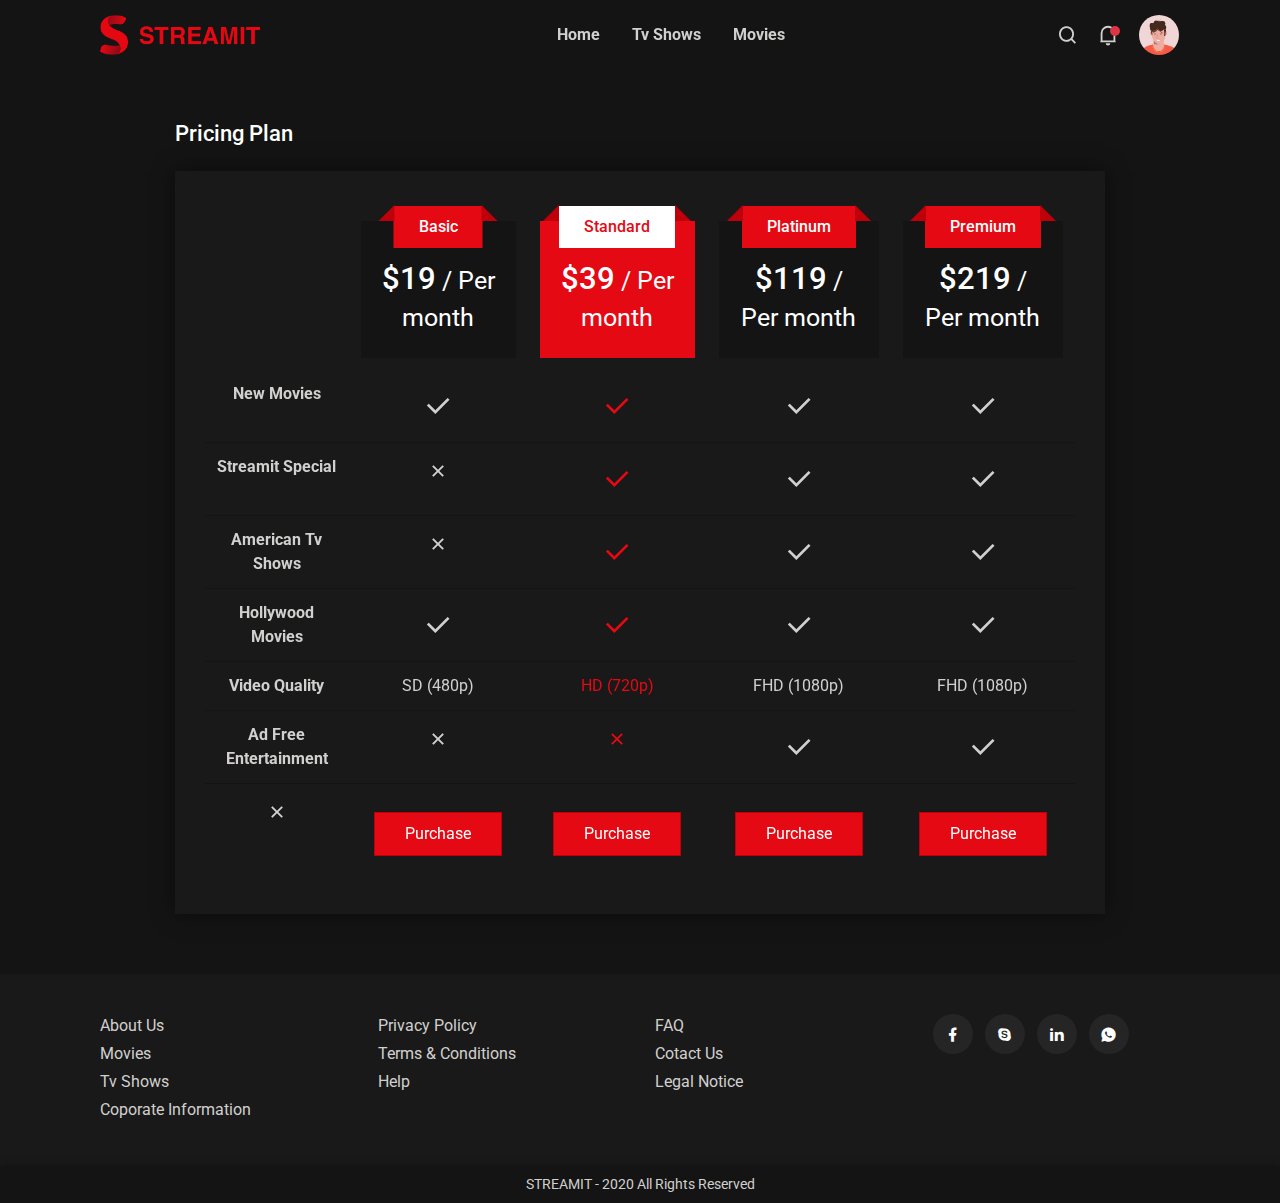
<file: frontend/pricing-plan.html>
<!doctype html>
<html lang="en-US">


<!-- Mirrored from iqonic.design/themes/streamitnew/frontend/html/pricing-plan.html by HTTrack Website Copier/3.x [XR&CO'2014], Fri, 04 Sep 2020 20:04:55 GMT -->
<head>
    <!-- Required meta tags -->
    <meta charset="UTF-8">
    <meta name="viewport" content="width=device-width, initial-scale=1.0">
    <meta http-equiv="X-UA-Compatible" content="ie=edge">
    <title>Streamit - Responsive Bootstrap 4 Template</title>
    <!-- Favicon -->
    <link rel="shortcut icon" href="images/favicon.ico" />
    <!-- Bootstrap CSS -->
    <link rel="stylesheet" href="css/bootstrap.min.css" />
    <!-- Typography CSS -->
    <link rel="stylesheet" href="css/typography.css">
    <!-- Style -->
    <link rel="stylesheet" href="css/style.css" />
    <!-- Responsive -->
    <link rel="stylesheet" href="css/responsive.css" />
</head>

<body>
    <div id="loading">
        <div id="loading-center">
        </div>
    </div>
    <!-- Header -->
    <header id="main-header">
        <div class="main-header">
            <div class="container-fluid">
                <div class="row">
                    <div class="col-sm-12">
                        <nav class="navbar navbar-expand-lg navbar-light p-0">
                            <a href="#" class="navbar-toggler c-toggler" data-toggle="collapse"
                                data-target="#navbarSupportedContent" aria-controls="navbarSupportedContent"
                                aria-expanded="false" aria-label="Toggle navigation">
                                <div class="navbar-toggler-icon" data-toggle="collapse">
                                    <span class="navbar-menu-icon navbar-menu-icon--top"></span>
                                    <span class="navbar-menu-icon navbar-menu-icon--middle"></span>
                                    <span class="navbar-menu-icon navbar-menu-icon--bottom"></span>
                                </div>
                            </a>
                            <a class="navbar-brand" href="index-2.html"> <img class="img-fluid logo" src="images/logo.png"
                                    alt="streamit" /> </a>
                            <div class="collapse navbar-collapse" id="navbarSupportedContent">
                                <div class="menu-main-menu-container">
                                    <ul id="top-menu" class="navbar-nav ml-auto">
                                        <li class="menu-item">
                                            <a href="index-2.html">Home</a>
                                        </li>
                                        <li class="menu-item">
                                            <a href="show-category.html">Tv Shows</a>
                                        </li>
                                        <li class="menu-item">
                                            <a href="movie-category.html">Movies</a>
                                        </li>
                                    </ul>
                                </div>
                            </div>
                            <div class="mobile-more-menu">
                                <a href="javascript:void(0);" class="more-toggle" id="dropdownMenuButton"
                                    data-toggle="more-toggle" aria-haspopup="true" aria-expanded="false">
                                    <i class="ri-more-line"></i>
                                </a>
                                <div class="more-menu" aria-labelledby="dropdownMenuButton">
                                    <div class="navbar-right position-relative">
                                        <ul class="d-flex align-items-center justify-content-end list-inline m-0">
                                            <li>
                                                <a href="#" class="search-toggle">
                                                    <i class="ri-search-line"></i>
                                                </a>
                                                <div class="search-box iq-search-bar">
                                                    <form action="#" class="searchbox">
                                                        <div class="form-group position-relative">
                                                            <input type="text" class="text search-input font-size-12"
                                                                placeholder="type here to search...">
                                                            <i class="search-link ri-search-line"></i>
                                                        </div>
                                                    </form>
                                                </div>
                                            </li>
                                            <li class="nav-item nav-icon">
                                                <a href="#" class="search-toggle position-relative">
                                                    <svg xmlns="http://www.w3.org/2000/svg" viewBox="0 0 24 24" width="22"
                                                        height="22" class="noti-svg">
                                                        <path fill="none" d="M0 0h24v24H0z" />
                                                        <path
                                                            d="M18 10a6 6 0 1 0-12 0v8h12v-8zm2 8.667l.4.533a.5.5 0 0 1-.4.8H4a.5.5 0 0 1-.4-.8l.4-.533V10a8 8 0 1 1 16 0v8.667zM9.5 21h5a2.5 2.5 0 1 1-5 0z" />
                                                    </svg>
                                                    <span class="bg-danger dots"></span>
                                                </a>
                                                <div class="iq-sub-dropdown">
                                                    <div class="iq-card shadow-none m-0">
                                                        <div class="iq-card-body">
                                                            <a href="#" class="iq-sub-card">
                                                                <div class="media align-items-center">
                                                                    <img src="images/notify/thumb-1.jpg"
                                                                        class="img-fluid mr-3" alt="streamit" />
                                                                    <div class="media-body">
                                                                        <h6 class="mb-0 ">Boop Bitty</h6>
                                                                        <small class="font-size-12"> just now</small>
                                                                    </div>
                                                                </div>
                                                            </a>
                                                            <a href="#" class="iq-sub-card">
                                                                <div class="media align-items-center">
                                                                    <img src="images/notify/thumb-2.jpg"
                                                                        class="img-fluid mr-3" alt="streamit" />
                                                                    <div class="media-body">
                                                                        <h6 class="mb-0 ">The Last Breath</h6>
                                                                        <small class="font-size-12">15 minutes ago</small>
                                                                    </div>
                                                                </div>
                                                            </a>
                                                            <a href="#" class="iq-sub-card">
                                                                <div class="media align-items-center">
                                                                    <img src="images/notify/thumb-3.jpg"
                                                                        class="img-fluid mr-3" alt="streamit" />
                                                                    <div class="media-body">
                                                                        <h6 class="mb-0 ">The Hero Camp</h6>
                                                                        <small class="font-size-12">1 hour ago</small>
                                                                    </div>
                                                                </div>
                                                            </a>
                                                        </div>
                                                    </div>
                                                </div>
                                            </li>
                                            <li>
                                                <a href="#"
                                                    class="iq-user-dropdown search-toggle d-flex align-items-center">
                                                    <img src="images/user/user.jpg"
                                                        class="img-fluid avatar-40 rounded-circle" alt="user">
                                                </a>
                                                <div class="iq-sub-dropdown iq-user-dropdown">
                                                    <div class="iq-card shadow-none m-0">
                                                        <div class="iq-card-body p-0 pl-3 pr-3">
                                                            <a href="manage-profile.html"
                                                                class="iq-sub-card setting-dropdown">
                                                                <div class="media align-items-center">
                                                                    <div class="right-icon">
                                                                        <i class="ri-file-user-line text-primary"></i>
                                                                    </div>
                                                                    <div class="media-body ml-3">
                                                                        <h6 class="mb-0 ">Manage Profile</h6>
                                                                    </div>
                                                                </div>
                                                            </a>
                                                            <a href="setting.html" class="iq-sub-card setting-dropdown">
                                                                <div class="media align-items-center">
                                                                    <div class="right-icon">
                                                                        <i class="ri-settings-4-line text-primary"></i>
                                                                    </div>
                                                                    <div class="media-body ml-3">
                                                                        <h6 class="mb-0 ">Settings</h6>
                                                                    </div>
                                                                </div>
                                                            </a>
                                                            <a href="pricing-plan.html"
                                                                class="iq-sub-card setting-dropdown">
                                                                <div class="media align-items-center">
                                                                    <div class="right-icon">
                                                                        <i class="ri-settings-4-line text-primary"></i>
                                                                    </div>
                                                                    <div class="media-body ml-3">
                                                                        <h6 class="mb-0 ">Pricing Plan</h6>
                                                                    </div>
                                                                </div>
                                                            </a>
                                                            <a href="login.html" class="iq-sub-card setting-dropdown">
                                                                <div class="media align-items-center">
                                                                    <div class="right-icon">
                                                                        <i class="ri-logout-circle-line text-primary"></i>
                                                                    </div>
                                                                    <div class="media-body ml-3">
                                                                        <h6 class="mb-0">Logout</h6>
                                                                    </div>
                                                                </div>
                                                            </a>
                                                        </div>
                                                    </div>
                                                </div>
                                            </li>
                                        </ul>
                                    </div>
                                </div>
                            </div>
                            <div class="navbar-right menu-right">
                                <ul class="d-flex align-items-center list-inline m-0">
                                    <li class="nav-item nav-icon">
                                        <a href="#" class="search-toggle device-search">
                                            <i class="ri-search-line"></i>
                                        </a>
                                        <div class="search-box iq-search-bar d-search">
                                            <form action="#" class="searchbox">
                                                <div class="form-group position-relative">
                                                    <input type="text" class="text search-input font-size-12"
                                                        placeholder="type here to search...">
                                                    <i class="search-link ri-search-line"></i>
                                                </div>
                                            </form>
                                        </div>
                                    </li>
                                    <li class="nav-item nav-icon">
                                        <a href="#" class="search-toggle" data-toggle="search-toggle">
                                            <svg xmlns="http://www.w3.org/2000/svg" viewBox="0 0 24 24" width="22"
                                                height="22" class="noti-svg">
                                                <path fill="none" d="M0 0h24v24H0z" />
                                                <path
                                                    d="M18 10a6 6 0 1 0-12 0v8h12v-8zm2 8.667l.4.533a.5.5 0 0 1-.4.8H4a.5.5 0 0 1-.4-.8l.4-.533V10a8 8 0 1 1 16 0v8.667zM9.5 21h5a2.5 2.5 0 1 1-5 0z" />
                                            </svg>
                                            <span class="bg-danger dots"></span>
                                        </a>
                                        <div class="iq-sub-dropdown">
                                            <div class="iq-card shadow-none m-0">
                                                <div class="iq-card-body">
                                                    <a href="#" class="iq-sub-card">
                                                        <div class="media align-items-center">
                                                            <img src="images/notify/thumb-1.jpg" class="img-fluid mr-3"
                                                                alt="streamit" />
                                                            <div class="media-body">
                                                                <h6 class="mb-0 ">Boot Bitty</h6>
                                                                <small class="font-size-12"> just now</small>
                                                            </div>
                                                        </div>
                                                    </a>
                                                    <a href="#" class="iq-sub-card">
                                                        <div class="media align-items-center">
                                                            <img src="images/notify/thumb-2.jpg" class="img-fluid mr-3"
                                                                alt="streamit" />
                                                            <div class="media-body">
                                                                <h6 class="mb-0 ">The Last Breath</h6>
                                                                <small class="font-size-12">15 minutes ago</small>
                                                            </div>
                                                        </div>
                                                    </a>
                                                    <a href="#" class="iq-sub-card">
                                                        <div class="media align-items-center">
                                                            <img src="images/notify/thumb-3.jpg" class="img-fluid mr-3"
                                                                alt="streamit" />
                                                            <div class="media-body">
                                                                <h6 class="mb-0 ">The Hero Camp</h6>
                                                                <small class="font-size-12">1 hour ago</small>
                                                            </div>
                                                        </div>
                                                    </a>
                                                </div>
                                            </div>
                                        </div>
                                    </li>
                                    <li class="nav-item nav-icon">
                                        <a href="#" class="iq-user-dropdown search-toggle p-0 d-flex align-items-center"
                                            data-toggle="search-toggle">
                                            <img src="images/user/user.jpg" class="img-fluid avatar-40 rounded-circle"
                                                alt="user">
                                        </a>
                                        <div class="iq-sub-dropdown iq-user-dropdown">
                                            <div class="iq-card shadow-none m-0">
                                                <div class="iq-card-body p-0 pl-3 pr-3">
                                                    <a href="manage-profile.html" class="iq-sub-card setting-dropdown">
                                                        <div class="media align-items-center">
                                                            <div class="right-icon">
                                                                <i class="ri-file-user-line text-primary"></i>
                                                            </div>
                                                            <div class="media-body ml-3">
                                                                <h6 class="mb-0 ">Manage Profile</h6>
                                                            </div>
                                                        </div>
                                                    </a>
                                                    <a href="setting.html" class="iq-sub-card setting-dropdown">
                                                        <div class="media align-items-center">
                                                            <div class="right-icon">
                                                                <i class="ri-settings-4-line text-primary"></i>
                                                            </div>
                                                            <div class="media-body ml-3">
                                                                <h6 class="mb-0 ">Settings</h6>
                                                            </div>
                                                        </div>
                                                    </a>
                                                    <a href="pricing-plan.html" class="iq-sub-card setting-dropdown">
                                                        <div class="media align-items-center">
                                                            <div class="right-icon">
                                                                <i class="ri-settings-4-line text-primary"></i>
                                                            </div>
                                                            <div class="media-body ml-3">
                                                                <h6 class="mb-0 ">Pricing Plan</h6>
                                                            </div>
                                                        </div>
                                                    </a>
                                                    <a href="login.html" class="iq-sub-card setting-dropdown">
                                                        <div class="media align-items-center">
                                                            <div class="right-icon">
                                                                <i class="ri-logout-circle-line text-primary"></i>
                                                            </div>
                                                            <div class="media-body ml-3">
                                                                <h6 class="mb-0 ">Logout</h6>
                                                            </div>
                                                        </div>
                                                    </a>
                                                </div>
                                            </div>
                                        </div>
                                    </li>
                                </ul>
                            </div>
                        </nav>
                        <div class="nav-overlay"></div>
                    </div>
                </div>
            </div>
        </div>
    </header>
    <!-- Header End -->
    <!-- MainContent -->
    <section class="m-profile">
        <div class="container">
            <h4 class="main-title mb-4">Pricing Plan</h4>
            <div class="row justify-content-center">
                <div class="col-lg-12">
                    <div class="sign-user_card">
                        <div class="table-responsive pricing pt-2">
                            <table id="my-table" class="table">
                                <thead>
                                    <tr>
                                        <th class="text-center prc-wrap"></th>
                                        <th class="text-center prc-wrap">
                                            <div class="prc-box">
                                                <div class="h3 pt-4 text-white">$19<small> / Per month</small></div>
                                                <span class="type">Basic</span>
                                            </div>
                                        </th>
                                        <th class="text-center prc-wrap">
                                            <div class="prc-box active">
                                                <div class="h3 pt-4 text-white">$39<small> / Per month</small></div>
                                                <span class="type">Standard</span>
                                            </div>
                                        </th>
                                        <th class="text-center prc-wrap">
                                            <div class="prc-box">
                                                <div class="h3 pt-4 text-white">$119<small> / Per month</small></div>
                                                <span class="type">Platinum</span>
                                            </div>
                                        </th>
                                        <th class="text-center prc-wrap">
                                            <div class="prc-box">
                                                <div class="h3 pt-4 text-white">$219<small> / Per month</small></div>
                                                <span class="type">Premium</span>
                                            </div>
                                        </th>
                                    </tr>
                                </thead>
                                <tbody>
                                    <tr>
                                        <th class="text-center" scope="row">New Movies</th>
                                        <td class="text-center child-cell"><i class="ri-check-line ri-2x"></i></td>
                                        <td class="text-center child-cell active"><i class="ri-check-line ri-2x"></i>
                                        </td>
                                        <td class="text-center child-cell"><i class="ri-check-line ri-2x"></i></td>
                                        <td class="text-center child-cell"><i class="ri-check-line ri-2x"></i></td>
                                    </tr>
                                    <tr>
                                        <th class="text-center" scope="row">Streamit Special</th>
                                        <td class="text-center child-cell"><i class="ri-close-line i_close"></i></td>
                                        <td class="text-center child-cell active"><i class="ri-check-line ri-2x"></i>
                                        </td>
                                        <td class="text-center child-cell"><i class="ri-check-line ri-2x"></i></td>
                                        <td class="text-center child-cell"><i class="ri-check-line ri-2x"></i></td>
                                    </tr>
                                    <tr>
                                        <th class="text-center" scope="row">American Tv Shows</th>
                                        <td class="text-center child-cell"><i class="ri-close-line i_close"></i></td>
                                        <td class="text-center child-cell active"><i class="ri-check-line ri-2x"></i>
                                        </td>
                                        <td class="text-center child-cell"><i class="ri-check-line ri-2x"></i></td>
                                        <td class="text-center child-cell"><i class="ri-check-line ri-2x"></i></td>
                                    </tr>
                                    <tr>
                                        <th class="text-center" scope="row">Hollywood Movies</th>
                                        <td class="text-center child-cell"><i class="ri-check-line ri-2x"></i></td>
                                        <td class="text-center child-cell active"><i class="ri-check-line ri-2x"></i>
                                        </td>
                                        <td class="text-center child-cell"><i class="ri-check-line ri-2x"></i></td>
                                        <td class="text-center child-cell"><i class="ri-check-line ri-2x"></i></td>
                                    </tr>
                                    <tr>
                                        <th class="text-center" scope="row">Video Quality</th>
                                        <td class="text-center child-cell">SD (480p)</td>
                                        <td class="text-center child-cell active">HD (720p)</td>
                                        <td class="text-center child-cell">FHD (1080p)</td>
                                        <td class="text-center child-cell">FHD (1080p)</td>
                                    </tr>
                                    <tr>
                                        <th class="text-center" scope="row">Ad Free Entertainment</th>
                                        <td class="text-center child-cell"><i class="ri-close-line i_close"></i></td>
                                        <td class="text-center child-cell active"><i class="ri-close-line i_close"></i>
                                        </td>
                                        <td class="text-center child-cell"><i class="ri-check-line ri-2x"></i></td>
                                        <td class="text-center child-cell"><i class="ri-check-line ri-2x"></i></td>
                                    </tr>
                                    <tr>
                                        <td class="text-center"><i class="ri-close-line i_close"></i></td>
                                        <td class="text-center">
                                            <a href="#" class="btn btn-hover mt-3">Purchase</a>
                                        </td>
                                        <td class="text-center">
                                            <a href="#" class="btn btn-hover mt-3">Purchase</a>
                                        </td>
                                        <td class="text-center">
                                            <a href="#" class="btn btn-hover mt-3">Purchase</a>
                                        </td>
                                        <td class="text-center">
                                            <a href="#" class="btn btn-hover mt-3">Purchase</a>
                                        </td>
                                    </tr>
                                </tbody>
                            </table>
                        </div>
                    </div>
                </div>
            </div>
        </div>
    </section>
    <footer class="mb-0">
        <div class="container-fluid">
            <div class="block-space">
                <div class="row">
                    <div class="col-lg-3 col-md-4">
                        <ul class="f-link list-unstyled mb-0">
                            <li><a href="#">About Us</a></li>
                            <li><a href="movie-category.html">Movies</a></li>
                            <li><a href="show-category.html">Tv Shows</a></li>
                            <li><a href="#">Coporate Information</a></li>
                        </ul>
                    </div>
                    <div class="col-lg-3 col-md-4">
                        <ul class="f-link list-unstyled mb-0">
                            <li><a href="#">Privacy Policy</a></li>
                            <li><a href="#">Terms & Conditions</a></li>
                            <li><a href="#">Help</a></li>
                        </ul>
                    </div>
                    <div class="col-lg-3 col-md-4">
                        <ul class="f-link list-unstyled mb-0">
                            <li><a href="#">FAQ</a></li>
                            <li><a href="#">Cotact Us</a></li>
                            <li><a href="#">Legal Notice</a></li>
                        </ul>
                    </div>
                    <div class="col-lg-3 col-md-12 r-mt-15">
                        <div class="d-flex">
                            <a href="#" class="s-icon">
                                <i class="ri-facebook-fill"></i>
                            </a>
                            <a href="#" class="s-icon">
                                <i class="ri-skype-fill"></i>
                            </a>
                            <a href="#" class="s-icon">
                                <i class="ri-linkedin-fill"></i>
                            </a>
                            <a href="#" class="s-icon">
                                <i class="ri-whatsapp-fill"></i>
                            </a>
                        </div>
                    </div>
                </div>
            </div>
        </div>
        <div class="copyright py-2">
            <div class="container-fluid">
                <p class="mb-0 text-center font-size-14 text-body">STREAMIT - 2020 All Rights Reserved</p>
            </div>
        </div>
    </footer>
    <!-- MainContent End-->
    <!-- back-to-top -->
    <div id="back-to-top">
        <a class="top" href="#top" id="top"> <i class="fa fa-angle-up"></i> </a>
    </div>
    <!-- back-to-top End -->
    <!-- jQuery, Popper JS -->
    <script src="js/jquery-3.4.1.min.js"></script>
    <script src="js/popper.min.js"></script>
    <!-- Bootstrap JS -->
    <script src="js/bootstrap.min.js"></script>
    <!-- Slick JS -->
    <script src="js/slick.min.js"></script>
    <!-- owl carousel Js -->
    <script src="js/owl.carousel.min.js"></script>
    <!-- select2 Js -->
    <script src="js/select2.min.js"></script>
    <!-- Magnific Popup-->
    <script src="js/jquery.magnific-popup.min.js"></script>
    <!-- Slick Animation-->
    <script src="js/slick-animation.min.js"></script>
    <!-- Custom JS-->
    <script src="js/custom.js"></script>
</body>


<!-- Mirrored from iqonic.design/themes/streamitnew/frontend/html/pricing-plan.html by HTTrack Website Copier/3.x [XR&CO'2014], Fri, 04 Sep 2020 20:04:55 GMT -->
</html>
</file>
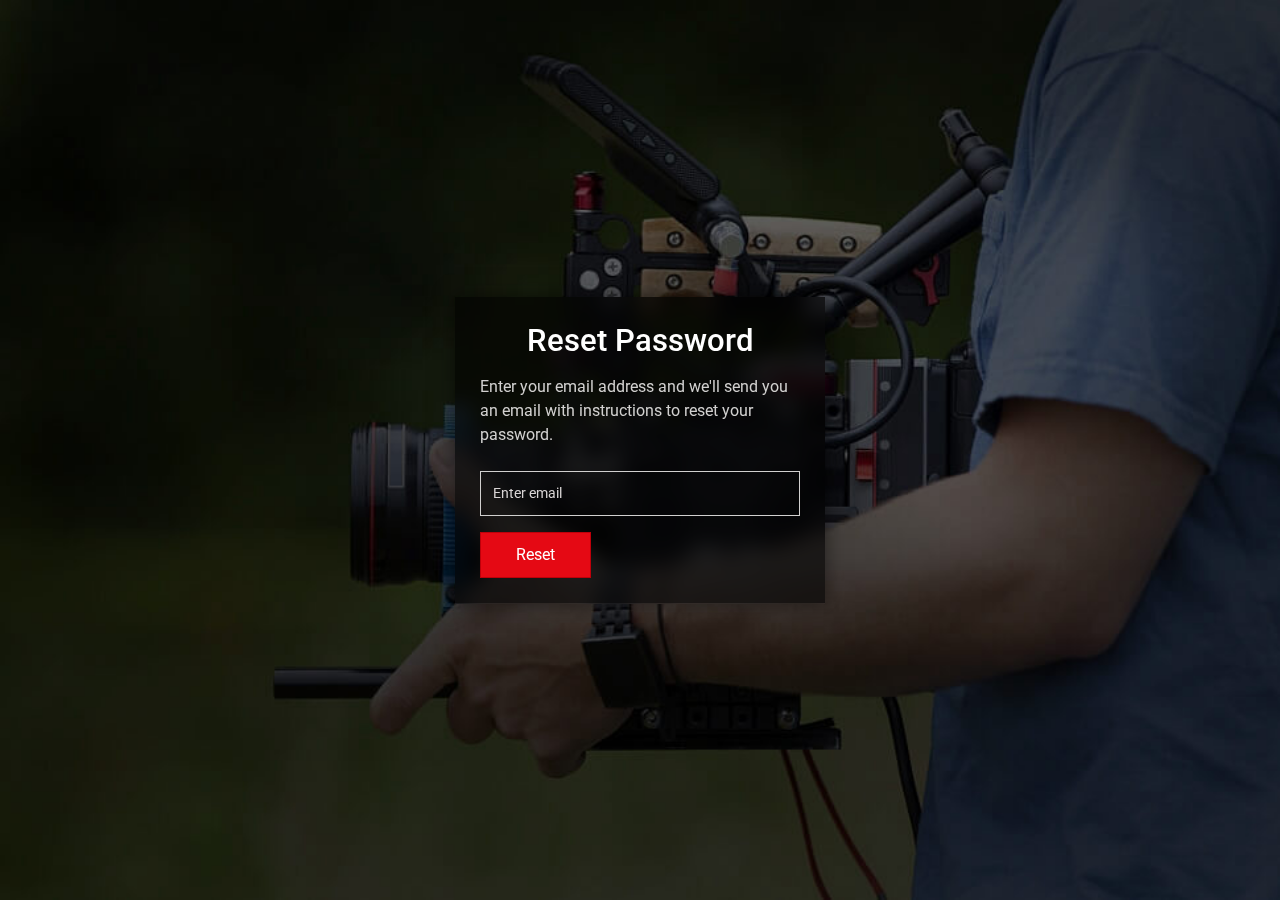
<file: frontend/reset-password.html>
<!doctype html>
<html lang="en-US">

<!-- Mirrored from iqonic.design/themes/streamitnew/frontend/html/reset-password.html by HTTrack Website Copier/3.x [XR&CO'2014], Fri, 04 Sep 2020 20:05:16 GMT -->
<head>
   <!-- Required meta tags -->
   <meta charset="UTF-8">
   <meta name="viewport" content="width=device-width, initial-scale=1.0">
   <meta http-equiv="X-UA-Compatible" content="ie=edge">
   <title>Streamit - Responsive Bootstrap 4 Template</title>
   <!-- Favicon -->
   <link rel="shortcut icon" href="images/favicon.ico"/>
   <!-- Bootstrap CSS -->
   <link rel="stylesheet" href="css/bootstrap.min.css"/>
   <!-- Typography CSS -->
   <link rel="stylesheet" href="css/typography.css">
   <!-- Style -->
   <link rel="stylesheet" href="css/style.css"/>
   <!-- Responsive -->
   <link rel="stylesheet" href="css/responsive.css"/>
</head>
<body>
<div id="loading">
   <div id="loading-center">
   </div>
</div>

<!-- MainContent -->
<section class="sign-in-page">
   <div class="container">
      <div class="row justify-content-center align-items-center height-self-center">
         <div class="col-lg-5 col-md-12 align-self-center">
            <div class="sign-user_card ">                    
               <div class="sign-in-page-data">
                  <div class="sign-in-from w-100 m-auto">
                     <h3 class="mb-3 text-center">Reset Password</h3>
                     <p class="text-body">Enter your email address and we'll send you an email with instructions to reset your password.</p>
                     <form class="mt-4" action="https://iqonic.design/themes/streamitnew/frontend/html/index.html">
                        <div class="form-group">                                 
                           <input type="email" class="form-control mb-0" id="exampleInputEmail2" placeholder="Enter email" autocomplete="off" required>
                        </div>                           
                        <div class="sign-info">
                           <button type="submit" class="btn btn-hover">Reset</button>                                                            
                        </div>                                       
                     </form>
                  </div>
               </div>                    
            </div>
         </div>
      </div>
      <!-- Sign in END -->
      <!-- color-customizer -->
   </div>
</section>
<!-- MainContent End-->

<!-- back-to-top End -->
<!-- jQuery, Popper JS -->
<script src="js/jquery-3.4.1.min.js"></script>
<script src="js/popper.min.js"></script>
<!-- Bootstrap JS -->
<script src="js/bootstrap.min.js"></script>
<!-- Slick JS -->
<script src="js/slick.min.js"></script>
<!-- owl carousel Js -->
<script src="js/owl.carousel.min.js"></script>
<!-- select2 Js -->
<script src="js/select2.min.js"></script>
<!-- Magnific Popup-->
<script src="js/jquery.magnific-popup.min.js"></script>
<!-- Slick Animation-->
<script src="js/slick-animation.min.js"></script>
<!-- Custom JS-->
<script src="js/custom.js"></script>
</body>

<!-- Mirrored from iqonic.design/themes/streamitnew/frontend/html/reset-password.html by HTTrack Website Copier/3.x [XR&CO'2014], Fri, 04 Sep 2020 20:05:16 GMT -->
</html>
</file>
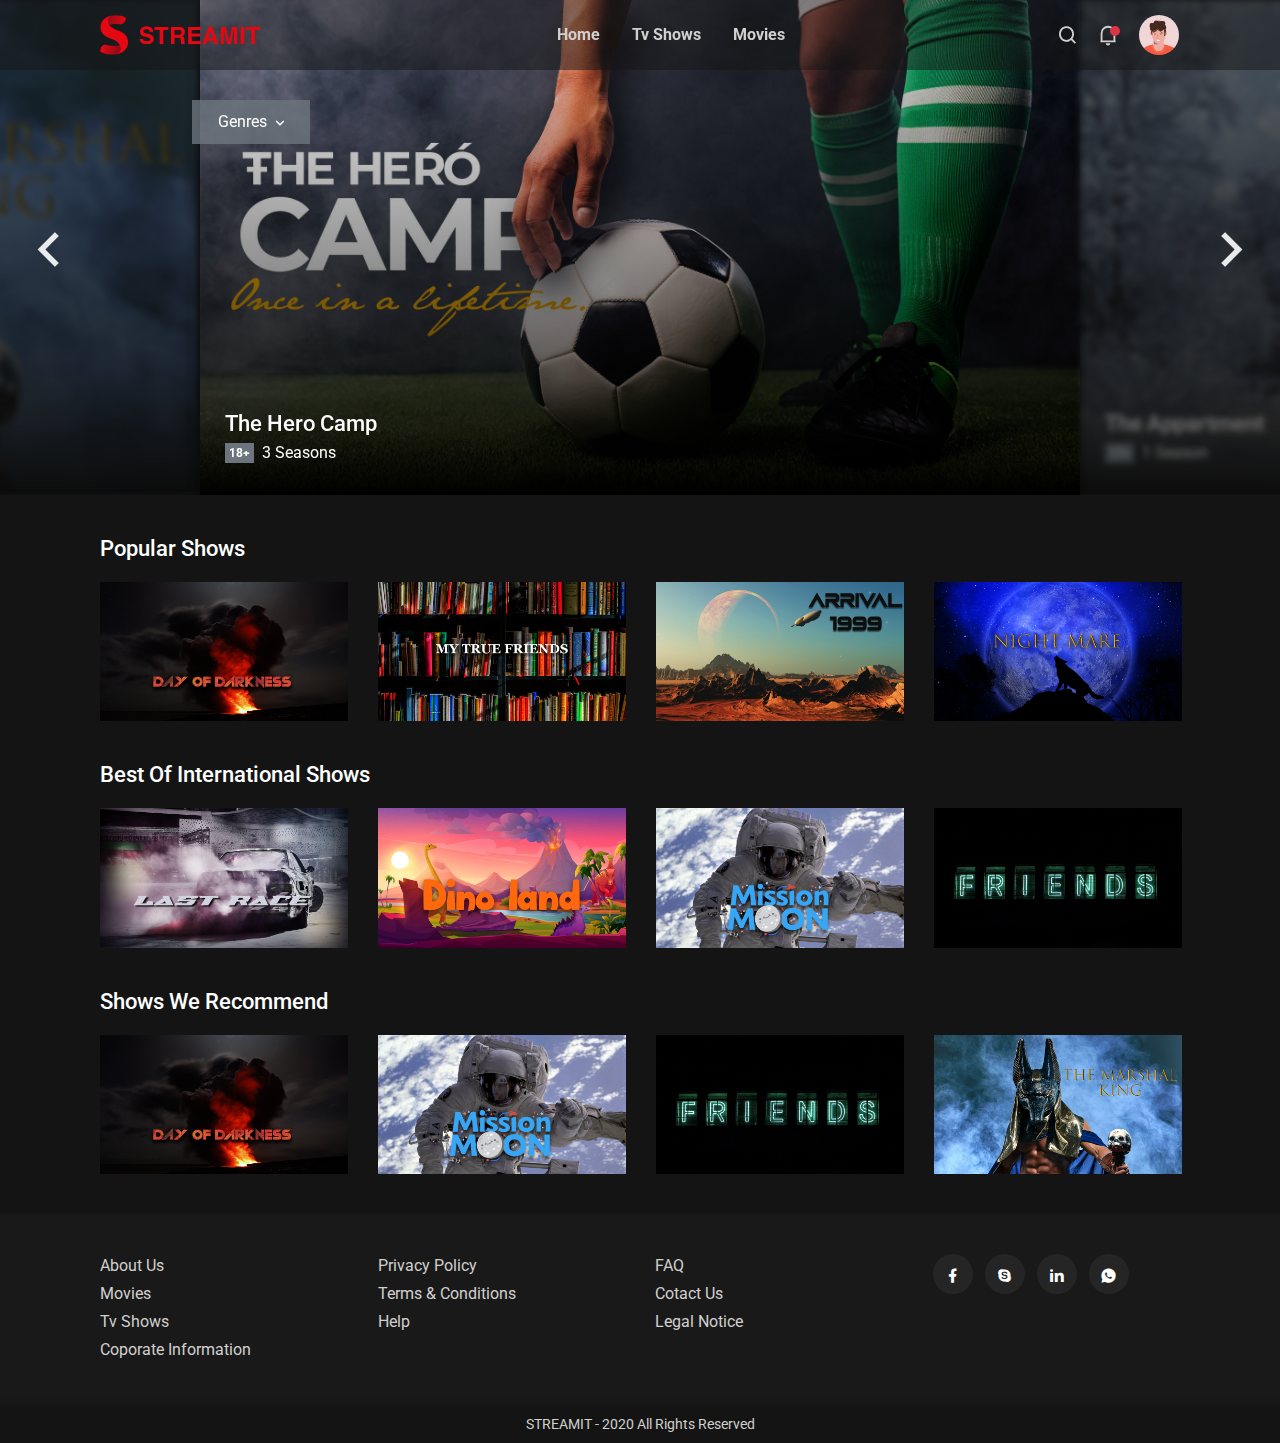
<file: frontend/show-category.html>
<!doctype html>
<html lang="en-US">


<!-- Mirrored from iqonic.design/themes/streamitnew/frontend/html/show-category.html by HTTrack Website Copier/3.x [XR&CO'2014], Fri, 04 Sep 2020 20:04:30 GMT -->
<head>
   <!-- Required meta tags -->
   <meta charset="UTF-8">
   <meta name="viewport" content="width=device-width, initial-scale=1.0">
   <meta http-equiv="X-UA-Compatible" content="ie=edge">
   <title>Streamit - Responsive Bootstrap 4 Template</title>
   <!-- Favicon -->
   <link rel="shortcut icon" href="images/favicon.ico" />
   <!-- Bootstrap CSS -->
   <link rel="stylesheet" href="css/bootstrap.min.css" />
   <!-- Typography CSS -->
   <link rel="stylesheet" href="css/typography.css">
   <!-- Style -->
   <link rel="stylesheet" href="css/style.css" />
   <!-- Responsive -->
   <link rel="stylesheet" href="css/responsive.css" />
</head>

<body>
   <div id="loading">
      <div id="loading-center">
      </div>
   </div>
   <!-- Header -->
   <header id="main-header">
      <div class="main-header">
         <div class="container-fluid">
            <div class="row">
               <div class="col-sm-12">
                  <nav class="navbar navbar-expand-lg navbar-light p-0">
                     <a href="#" class="navbar-toggler c-toggler" data-toggle="collapse"
                        data-target="#navbarSupportedContent" aria-controls="navbarSupportedContent" aria-expanded="false"
                        aria-label="Toggle navigation">
                        <div class="navbar-toggler-icon" data-toggle="collapse">
                           <span class="navbar-menu-icon navbar-menu-icon--top"></span>
                           <span class="navbar-menu-icon navbar-menu-icon--middle"></span>
                           <span class="navbar-menu-icon navbar-menu-icon--bottom"></span>
                        </div>
                     </a>
                     <a class="navbar-brand" href="index-2.html"> <img class="img-fluid logo" src="images/logo.png"
                           alt="streamit" /> </a>
                     <div class="collapse navbar-collapse" id="navbarSupportedContent">
                        <div class="menu-main-menu-container">
                           <ul id="top-menu" class="navbar-nav ml-auto">
                              <li class="menu-item">
                                 <a href="index-2.html">Home</a>
                              </li>
                              <li class="menu-item">
                                 <a href="show-category.html">Tv Shows</a>
                              </li>
                              <li class="menu-item">
                                 <a href="movie-category.html">Movies</a>
                              </li>
                           </ul>
                        </div>
                     </div>
                     <div class="mobile-more-menu">
                        <a href="javascript:void(0);" class="more-toggle" id="dropdownMenuButton" data-toggle="more-toggle"
                           aria-haspopup="true" aria-expanded="false">
                           <i class="ri-more-line"></i>
                        </a>
                        <div class="more-menu" aria-labelledby="dropdownMenuButton">
                           <div class="navbar-right position-relative">
                              <ul class="d-flex align-items-center justify-content-end list-inline m-0">
                                 <li>
                                    <a href="#" class="search-toggle">
                                       <i class="ri-search-line"></i>
                                    </a>
                                    <div class="search-box iq-search-bar">
                                       <form action="#" class="searchbox">
                                          <div class="form-group position-relative">
                                             <input type="text" class="text search-input font-size-12"
                                                placeholder="type here to search...">
                                             <i class="search-link ri-search-line"></i>
                                          </div>
                                       </form>
                                    </div>
                                 </li>
                                 <li class="nav-item nav-icon">
                                    <a href="#" class="search-toggle position-relative">
                                       <svg xmlns="http://www.w3.org/2000/svg" viewBox="0 0 24 24" width="22" height="22"
                                          class="noti-svg">
                                          <path fill="none" d="M0 0h24v24H0z" />
                                          <path
                                             d="M18 10a6 6 0 1 0-12 0v8h12v-8zm2 8.667l.4.533a.5.5 0 0 1-.4.8H4a.5.5 0 0 1-.4-.8l.4-.533V10a8 8 0 1 1 16 0v8.667zM9.5 21h5a2.5 2.5 0 1 1-5 0z" />
                                       </svg>
                                       <span class="bg-danger dots"></span>
                                    </a>
                                    <div class="iq-sub-dropdown">
                                       <div class="iq-card shadow-none m-0">
                                          <div class="iq-card-body">
                                             <a href="#" class="iq-sub-card">
                                                <div class="media align-items-center">
                                                   <img src="images/notify/thumb-1.jpg" class="img-fluid mr-3"
                                                      alt="streamit" />
                                                   <div class="media-body">
                                                      <h6 class="mb-0 ">Boop Bitty</h6>
                                                      <small class="font-size-12"> just now</small>
                                                   </div>
                                                </div>
                                             </a>
                                             <a href="#" class="iq-sub-card">
                                                <div class="media align-items-center">
                                                   <img src="images/notify/thumb-2.jpg" class="img-fluid mr-3"
                                                      alt="streamit" />
                                                   <div class="media-body">
                                                      <h6 class="mb-0 ">The Last Breath</h6>
                                                      <small class="font-size-12">15 minutes ago</small>
                                                   </div>
                                                </div>
                                             </a>
                                             <a href="#" class="iq-sub-card">
                                                <div class="media align-items-center">
                                                   <img src="images/notify/thumb-3.jpg" class="img-fluid mr-3"
                                                      alt="streamit" />
                                                   <div class="media-body">
                                                      <h6 class="mb-0 ">The Hero Camp</h6>
                                                      <small class="font-size-12">1 hour ago</small>
                                                   </div>
                                                </div>
                                             </a>
                                          </div>
                                       </div>
                                    </div>
                                 </li>
                                 <li>
                                    <a href="#" class="iq-user-dropdown search-toggle d-flex align-items-center">
                                       <img src="images/user/user.jpg" class="img-fluid avatar-40 rounded-circle"
                                          alt="user">
                                    </a>
                                    <div class="iq-sub-dropdown iq-user-dropdown">
                                       <div class="iq-card shadow-none m-0">
                                          <div class="iq-card-body p-0 pl-3 pr-3">
                                             <a href="manage-profile.html" class="iq-sub-card setting-dropdown">
                                                <div class="media align-items-center">
                                                   <div class="right-icon">
                                                      <i class="ri-file-user-line text-primary"></i>
                                                   </div>
                                                   <div class="media-body ml-3">
                                                      <h6 class="mb-0 ">Manage Profile</h6>
                                                   </div>
                                                </div>
                                             </a>
                                             <a href="setting.html" class="iq-sub-card setting-dropdown">
                                                <div class="media align-items-center">
                                                   <div class="right-icon">
                                                      <i class="ri-settings-4-line text-primary"></i>
                                                   </div>
                                                   <div class="media-body ml-3">
                                                      <h6 class="mb-0 ">Settings</h6>
                                                   </div>
                                                </div>
                                             </a>
                                             <a href="pricing-plan.html" class="iq-sub-card setting-dropdown">
                                                <div class="media align-items-center">
                                                   <div class="right-icon">
                                                      <i class="ri-settings-4-line text-primary"></i>
                                                   </div>
                                                   <div class="media-body ml-3">
                                                      <h6 class="mb-0 ">Pricing Plan</h6>
                                                   </div>
                                                </div>
                                             </a>
                                             <a href="login.html" class="iq-sub-card setting-dropdown">
                                                <div class="media align-items-center">
                                                   <div class="right-icon">
                                                      <i class="ri-logout-circle-line text-primary"></i>
                                                   </div>
                                                   <div class="media-body ml-3">
                                                      <h6 class="mb-0">Logout</h6>
                                                   </div>
                                                </div>
                                             </a>
                                          </div>
                                       </div>
                                    </div>
                                 </li>
                              </ul>
                           </div>
                        </div>
                     </div>
                     <div class="navbar-right menu-right">
                        <ul class="d-flex align-items-center list-inline m-0">
                           <li class="nav-item nav-icon">
                              <a href="#" class="search-toggle device-search">
                                 <i class="ri-search-line"></i>
                              </a>
                              <div class="search-box iq-search-bar d-search">
                                 <form action="#" class="searchbox">
                                    <div class="form-group position-relative">
                                       <input type="text" class="text search-input font-size-12"
                                          placeholder="type here to search...">
                                       <i class="search-link ri-search-line"></i>
                                    </div>
                                 </form>
                              </div>
                           </li>
                           <li class="nav-item nav-icon">
                              <a href="#" class="search-toggle" data-toggle="search-toggle">
                                 <svg xmlns="http://www.w3.org/2000/svg" viewBox="0 0 24 24" width="22" height="22"
                                    class="noti-svg">
                                    <path fill="none" d="M0 0h24v24H0z" />
                                    <path
                                       d="M18 10a6 6 0 1 0-12 0v8h12v-8zm2 8.667l.4.533a.5.5 0 0 1-.4.8H4a.5.5 0 0 1-.4-.8l.4-.533V10a8 8 0 1 1 16 0v8.667zM9.5 21h5a2.5 2.5 0 1 1-5 0z" />
                                 </svg>
                                 <span class="bg-danger dots"></span>
                              </a>
                              <div class="iq-sub-dropdown">
                                 <div class="iq-card shadow-none m-0">
                                    <div class="iq-card-body">
                                       <a href="#" class="iq-sub-card">
                                          <div class="media align-items-center">
                                             <img src="images/notify/thumb-1.jpg" class="img-fluid mr-3" alt="streamit" />
                                             <div class="media-body">
                                                <h6 class="mb-0 ">Boot Bitty</h6>
                                                <small class="font-size-12"> just now</small>
                                             </div>
                                          </div>
                                       </a>
                                       <a href="#" class="iq-sub-card">
                                          <div class="media align-items-center">
                                             <img src="images/notify/thumb-2.jpg" class="img-fluid mr-3" alt="streamit" />
                                             <div class="media-body">
                                                <h6 class="mb-0 ">The Last Breath</h6>
                                                <small class="font-size-12">15 minutes ago</small>
                                             </div>
                                          </div>
                                       </a>
                                       <a href="#" class="iq-sub-card">
                                          <div class="media align-items-center">
                                             <img src="images/notify/thumb-3.jpg" class="img-fluid mr-3" alt="streamit" />
                                             <div class="media-body">
                                                <h6 class="mb-0 ">The Hero Camp</h6>
                                                <small class="font-size-12">1 hour ago</small>
                                             </div>
                                          </div>
                                       </a>
                                    </div>
                                 </div>
                              </div>
                           </li>
                           <li class="nav-item nav-icon">
                              <a href="#" class="iq-user-dropdown search-toggle p-0 d-flex align-items-center"
                                 data-toggle="search-toggle">
                                 <img src="images/user/user.jpg" class="img-fluid avatar-40 rounded-circle" alt="user">
                              </a>
                              <div class="iq-sub-dropdown iq-user-dropdown">
                                 <div class="iq-card shadow-none m-0">
                                    <div class="iq-card-body p-0 pl-3 pr-3">
                                       <a href="manage-profile.html" class="iq-sub-card setting-dropdown">
                                          <div class="media align-items-center">
                                             <div class="right-icon">
                                                <i class="ri-file-user-line text-primary"></i>
                                             </div>
                                             <div class="media-body ml-3">
                                                <h6 class="mb-0 ">Manage Profile</h6>
                                             </div>
                                          </div>
                                       </a>
                                       <a href="setting.html" class="iq-sub-card setting-dropdown">
                                          <div class="media align-items-center">
                                             <div class="right-icon">
                                                <i class="ri-settings-4-line text-primary"></i>
                                             </div>
                                             <div class="media-body ml-3">
                                                <h6 class="mb-0 ">Settings</h6>
                                             </div>
                                          </div>
                                       </a>
                                       <a href="pricing-plan.html" class="iq-sub-card setting-dropdown">
                                          <div class="media align-items-center">
                                             <div class="right-icon">
                                                <i class="ri-settings-4-line text-primary"></i>
                                             </div>
                                             <div class="media-body ml-3">
                                                <h6 class="mb-0 ">Pricing Plan</h6>
                                             </div>
                                          </div>
                                       </a>
                                       <a href="login.html" class="iq-sub-card setting-dropdown">
                                          <div class="media align-items-center">
                                             <div class="right-icon">
                                                <i class="ri-logout-circle-line text-primary"></i>
                                             </div>
                                             <div class="media-body ml-3">
                                                <h6 class="mb-0 ">Logout</h6>
                                             </div>
                                          </div>
                                       </a>
                                    </div>
                                 </div>
                              </div>
                           </li>
                        </ul>
                     </div>
                  </nav>
                  <div class="nav-overlay"></div>
               </div>
            </div>
         </div>
      </div>
   </header>
   <!-- Header End -->
   <!-- Slider Start -->
   <section class="iq-main-slider p-0">
      <div id="tvshows-slider">
         <div>
            <a href="show-details.html">
               <div class="shows-img">
                  <img src="images/shows-banner/show-1.jpg" class="w-100" alt="">
                  <div class="shows-content">
                     <h4 class="text-white mb-1">The Hero Camp</h4>
                     <div class="movie-time d-flex align-items-center">
                        <div class="badge badge-secondary p-1 mr-2">18+</div>
                        <span class="text-white">3 Seasons</span>
                     </div>
                  </div>
               </div>
            </a>
         </div>
         <div>
            <a href="show-details.html">
               <div class="shows-img">
                  <img src="images/shows-banner/show-2.jpg" class="w-100" alt="">
                  <div class="shows-content">
                     <h4 class="text-white mb-1">The Appartment</h4>
                     <div class="movie-time d-flex align-items-center">
                        <div class="badge badge-secondary p-1 mr-2">17+</div>
                        <span class="text-white">1 Season</span>
                     </div>
                  </div>
               </div>
            </a>
         </div>
         <div>
            <a href="show-details.html">
               <div class="shows-img">
                  <img src="images/shows-banner/show-3.jpg" class="w-100" alt="">
                  <div class="shows-content">
                     <h4 class="text-white mb-1">The Marshal King</h4>
                     <div class="movie-time d-flex align-items-center">
                        <div class="badge badge-secondary p-1 mr-2">11+</div>
                        <span class="text-white">3 Seasons</span>
                     </div>
                  </div>
               </div>
            </a>
         </div>         
      </div>
      <div class="dropdown genres-box">
         <button class="btn btn-secondary dropdown-toggle" type="button" id="dropdownMenuButton2" data-toggle="dropdown"
            aria-haspopup="true" aria-expanded="false">
            Genres
         </button>
         <div class="dropdown-menu three-column" aria-labelledby="dropdownMenuButton2">
            <a class="dropdown-item" href="#">Hindi</a>
            <a class="dropdown-item" href="#">Tamil</a>
            <a class="dropdown-item" href="#">Punjabi</a>
            <a class="dropdown-item" href="#">English</a>
            <a class="dropdown-item" href="#">Comedies</a>
            <a class="dropdown-item" href="#">Action</a>
            <a class="dropdown-item" href="#">Romance</a>
            <a class="dropdown-item" href="#">Dramas</a>
            <a class="dropdown-item" href="#">Bollywood</a>
            <a class="dropdown-item" href="#">Hollywood</a>
            <a class="dropdown-item" href="#">Children & Family</a>
            <a class="dropdown-item" href="#">Award-Winning</a>
         </div>
      </div>
   </section>
   <!-- Slider End -->
   <!-- MainContent -->
   <div class="main-content">
      <section id="iq-favorites">
         <div class="container-fluid">
            <div class="row">
               <div class="col-sm-12 overflow-hidden">
                  <div class="iq-main-header d-flex align-items-center justify-content-between">
                     <h4 class="main-title">Popular Shows</h4>
                  </div>
                  <div class="favorites-contens">
                     <ul class="favorites-slider list-inline  row p-0 mb-0">
                        <li class="slide-item">
                           <a href="show-single.html">
                              <div class="block-images position-relative">
                                 <div class="img-box">
                                    <img src="images/tvthrillers/01.jpg" class="img-fluid" alt="">
                                 </div>
                                 <div class="block-description">
                                    <h6>Day of Darkness</h6>
                                    <div class="movie-time d-flex align-items-center my-2">
                                       <div class="badge badge-secondary p-1 mr-2">15+</div>
                                       <span class="text-white">2 Seasons</span>
                                    </div>
                                    <div class="hover-buttons">
                                       <span class="btn btn-hover"><i class="fa fa-play mr-1" aria-hidden="true"></i>
                                          Play Now</span>
                                    </div>
                                 </div>
                                 <div class="block-social-info">
                                    <ul class="list-inline p-0 m-0 music-play-lists">
                                       <li><span><i class="ri-volume-mute-fill"></i></span></li>
                                       <li><span><i class="ri-heart-fill"></i></span></li>
                                       <li><span><i class="ri-add-line"></i></span></li>
                                    </ul>
                                 </div>
                              </div>
                           </a>
                        </li>
                        <li class="slide-item">
                           <a href="show-single.html">
                              <div class="block-images position-relative">
                                 <div class="img-box">
                                    <img src="images/tvthrillers/02.jpg" class="img-fluid" alt="">
                                 </div>
                                 <div class="block-description">
                                    <h6>My True Friends</h6>
                                    <div class="movie-time d-flex align-items-center my-2">
                                       <div class="badge badge-secondary p-1 mr-2">7+</div>
                                       <span class="text-white">2 Seasons</span>
                                    </div>
                                    <div class="hover-buttons">
                                       <span class="btn btn-hover"><i class="fa fa-play mr-1" aria-hidden="true"></i>
                                          Play Now</span>
                                    </div>
                                 </div>
                                 <div class="block-social-info">
                                    <ul class="list-inline p-0 m-0 music-play-lists">
                                       <li><span><i class="ri-volume-mute-fill"></i></span></li>
                                       <li><span><i class="ri-heart-fill"></i></span></li>
                                       <li><span><i class="ri-add-line"></i></span></li>
                                    </ul>
                                 </div>
                              </div>
                           </a>
                        </li>
                        <li class="slide-item">
                           <a href="show-single.html">
                              <div class="block-images position-relative">
                                 <div class="img-box">
                                    <img src="images/tvthrillers/03.jpg" class="img-fluid" alt="">
                                 </div>
                                 <div class="block-description">
                                    <h6>Arrival 1999</h6>
                                    <div class="movie-time d-flex align-items-center my-2">
                                       <div class="badge badge-secondary p-1 mr-2">11+</div>
                                       <span class="text-white">3 Seasons</span>
                                    </div>
                                    <div class="hover-buttons">
                                       <span class="btn btn-hover"><i class="fa fa-play mr-1" aria-hidden="true"></i>
                                          Play Now</span>
                                    </div>
                                 </div>
                                 <div class="block-social-info">
                                    <ul class="list-inline p-0 m-0 music-play-lists">
                                       <li><span><i class="ri-volume-mute-fill"></i></span></li>
                                       <li><span><i class="ri-heart-fill"></i></span></li>
                                       <li><span><i class="ri-add-line"></i></span></li>
                                    </ul>
                                 </div>
                              </div>
                           </a>
                        </li>
                        <li class="slide-item">
                           <a href="show-single.html">
                              <div class="block-images position-relative">
                                 <div class="img-box">
                                    <img src="images/tvthrillers/04.jpg" class="img-fluid" alt="">
                                 </div>
                                 <div class="block-description">
                                    <h6>Night Mare</h6>
                                    <div class="movie-time d-flex align-items-center my-2">
                                       <div class="badge badge-secondary p-1 mr-2">18+</div>
                                       <span class="text-white">3 Seasons</span>
                                    </div>
                                    <div class="hover-buttons">
                                       <span class="btn btn-hover"><i class="fa fa-play mr-1" aria-hidden="true"></i>
                                          Play Now</span>
                                    </div>
                                 </div>
                                 <div class="block-social-info">
                                    <ul class="list-inline p-0 m-0 music-play-lists">
                                       <li><span><i class="ri-volume-mute-fill"></i></span></li>
                                       <li><span><i class="ri-heart-fill"></i></span></li>
                                       <li><span><i class="ri-add-line"></i></span></li>
                                    </ul>
                                 </div>
                              </div>
                           </a>
                        </li>
                        <li class="slide-item">
                           <a href="show-single.html">
                              <div class="block-images position-relative">
                                 <div class="img-box">
                                    <img src="images/tvthrillers/05.jpg" class="img-fluid" alt="">
                                 </div>
                                 <div class="block-description">
                                    <h6>The Marshal King</h6>
                                    <div class="movie-time d-flex align-items-center my-2">
                                       <div class="badge badge-secondary p-1 mr-2">17+</div>
                                       <span class="text-white">1 Season</span>
                                    </div>
                                    <div class="hover-buttons">
                                       <span class="btn btn-hover"><i class="fa fa-play mr-1" aria-hidden="true"></i>
                                          Play Now</span>
                                    </div>
                                 </div>
                                 <div class="block-social-info">
                                    <ul class="list-inline p-0 m-0 music-play-lists">
                                       <li><span><i class="ri-volume-mute-fill"></i></span></li>
                                       <li><span><i class="ri-heart-fill"></i></span></li>
                                       <li><span><i class="ri-add-line"></i></span></li>
                                    </ul>
                                 </div>
                              </div>
                           </a>
                        </li>
                     </ul>
                  </div>
               </div>
            </div>
         </div>
      </section>
      <section id="iq-upcoming-movie">
         <div class="container-fluid">
            <div class="row">
               <div class="col-sm-12 overflow-hidden">
                  <div class="iq-main-header d-flex align-items-center justify-content-between">
                     <h4 class="main-title">Best Of International Shows</h4>
                  </div>
                  <div class="upcoming-contens">
                     <ul class="favorites-slider list-inline  row p-0 mb-0">
                        <li class="slide-item">
                           <a href="show-single.html">
                              <div class="block-images position-relative">
                                 <div class="img-box">
                                    <img src="images/tvthrillers/06.jpg" class="img-fluid" alt="">
                                 </div>
                                 <div class="block-description">
                                    <h6>Last Track</h6>
                                    <div class="movie-time d-flex align-items-center my-2">
                                       <div class="badge badge-secondary p-1 mr-2">19+</div>
                                       <span class="text-white">3 Seasons</span>
                                    </div>
                                    <div class="hover-buttons">
                                       <span class="btn btn-hover"><i class="fa fa-play mr-1" aria-hidden="true"></i>
                                          Play
                                          Now</span>
                                    </div>
                                 </div>
                                 <div class="block-social-info">
                                    <ul class="list-inline p-0 m-0 music-play-lists">
                                       <li><span><i class="ri-volume-mute-fill"></i></span></li>
                                       <li><span><i class="ri-heart-fill"></i></span></li>
                                       <li><span><i class="ri-add-line"></i></span></li>
                                    </ul>
                                 </div>
                              </div>
                           </a>
                        </li>
                        <li class="slide-item">
                           <a href="show-single.html">
                              <div class="block-images position-relative">
                                 <div class="img-box">
                                    <img src="images/tvthrillers/07.jpg" class="img-fluid" alt="">
                                 </div>
                                 <div class="block-description">
                                    <h6>Dino Land</h6>
                                    <div class="movie-time d-flex align-items-center my-2">
                                       <div class="badge badge-secondary p-1 mr-2">9+</div>
                                       <span class="text-white">2 Seasons</span>
                                    </div>
                                    <div class="hover-buttons">
                                       <span class="btn btn-hover"><i class="fa fa-play mr-1" aria-hidden="true"></i>
                                          Play Now</span>
                                    </div>
                                 </div>
                                 <div class="block-social-info">
                                    <ul class="list-inline p-0 m-0 music-play-lists">
                                       <li><span><i class="ri-volume-mute-fill"></i></span></li>
                                       <li><span><i class="ri-heart-fill"></i></span></li>
                                       <li><span><i class="ri-add-line"></i></span></li>
                                    </ul>
                                 </div>
                              </div>
                           </a>
                        </li>
                        <li class="slide-item">
                           <a href="show-single.html">
                              <div class="block-images position-relative">
                                 <div class="img-box">
                                    <img src="images/tvthrillers/08.jpg" class="img-fluid" alt="">
                                 </div>
                                 <div class="block-description">
                                    <h6>Mission Moon</h6>
                                    <div class="movie-time d-flex align-items-center my-2">
                                       <div class="badge badge-secondary p-1 mr-2">18+</div>
                                       <span class="text-white">3 Seasons</span>
                                    </div>
                                    <div class="hover-buttons">
                                       <span class="btn btn-hover"><i class="fa fa-play mr-1" aria-hidden="true"></i>
                                          Play Now</span>
                                    </div>
                                 </div>
                                 <div class="block-social-info">
                                    <ul class="list-inline p-0 m-0 music-play-lists">
                                       <li><span><i class="ri-volume-mute-fill"></i></span></li>
                                       <li><span><i class="ri-heart-fill"></i></span></li>
                                       <li><span><i class="ri-add-line"></i></span></li>
                                    </ul>
                                 </div>
                              </div>
                           </a>
                        </li>
                        <li class="slide-item">
                           <a href="show-single.html">
                              <div class="block-images position-relative">
                                 <div class="img-box">
                                    <img src="images/tvthrillers/09.jpg" class="img-fluid" alt="">
                                 </div>
                                 <div class="block-description">
                                    <h6>Friends</h6>
                                    <div class="movie-time d-flex align-items-center my-2">
                                       <div class="badge badge-secondary p-1 mr-2">10+</div>
                                       <span class="text-white">1 Season</span>
                                    </div>
                                    <div class="hover-buttons">
                                       <span class="btn btn-hover"><i class="fa fa-play mr-1" aria-hidden="true"></i>
                                          Play Now</span>
                                    </div>
                                 </div>
                                 <div class="block-social-info">
                                    <ul class="list-inline p-0 m-0 music-play-lists">
                                       <li><span><i class="ri-volume-mute-fill"></i></span></li>
                                       <li><span><i class="ri-heart-fill"></i></span></li>
                                       <li><span><i class="ri-add-line"></i></span></li>
                                    </ul>
                                 </div>
                              </div>
                           </a>
                        </li>
                        <li class="slide-item">
                           <a href="show-single.html">
                              <div class="block-images position-relative">
                                 <div class="img-box">
                                    <img src="images/tvthrillers/03.jpg" class="img-fluid" alt="">
                                 </div>
                                 <div class="block-description">
                                    <h6>Arrival 1999</h6>
                                    <div class="movie-time d-flex align-items-center my-2">
                                       <div class="badge badge-secondary p-1 mr-2">11+</div>
                                       <span class="text-white">3 Seasons</span>
                                    </div>
                                    <div class="hover-buttons">
                                       <span class="btn btn-hover"><i class="fa fa-play mr-1" aria-hidden="true"></i>
                                          Play Now</span>
                                    </div>
                                 </div>
                                 <div class="block-social-info">
                                    <ul class="list-inline p-0 m-0 music-play-lists">
                                       <li><span><i class="ri-volume-mute-fill"></i></span></li>
                                       <li><span><i class="ri-heart-fill"></i></span></li>
                                       <li><span><i class="ri-add-line"></i></span></li>
                                    </ul>
                                 </div>
                              </div>
                           </a>
                        </li>
                        <li class="slide-item">
                           <a href="show-signle.html">
                              <div class="block-images position-relative">
                                 <div class="img-box">
                                    <img src="images/tvthrillers/05.jpg" class="img-fluid" alt="">
                                 </div>
                                 <div class="block-description">
                                    <h6>The Marshal King</h6>
                                    <div class="movie-time d-flex align-items-center my-2">
                                       <div class="badge badge-secondary p-1 mr-2">17+</div>
                                       <span class="text-white">1 Season</span>
                                    </div>
                                    <div class="hover-buttons">
                                       <span class="btn btn-hover"><i class="fa fa-play mr-1" aria-hidden="true"></i>
                                          Play Now</span>
                                    </div>
                                 </div>
                                 <div class="block-social-info">
                                    <ul class="list-inline p-0 m-0 music-play-lists">
                                       <li><span><i class="ri-volume-mute-fill"></i></span></li>
                                       <li><span><i class="ri-heart-fill"></i></span></li>
                                       <li><span><i class="ri-add-line"></i></span></li>
                                    </ul>
                                 </div>
                              </div>
                           </a>
                        </li>
                     </ul>
                  </div>
               </div>
            </div>
         </div>
      </section>
      <section id="iq-suggestede">
         <div class="container-fluid">
            <div class="row">
               <div class="col-sm-12 overflow-hidden">
                  <div class="iq-main-header d-flex align-items-center justify-content-between">
                     <h4 class="main-title">Shows We Recommend</h4>
                  </div>
                  <div class="suggestede-contens">
                     <ul class="favorites-slider list-inline  row p-0 mb-0">
                        <li class="slide-item">
                           <a href="show-single.html">
                              <div class="block-images position-relative">
                                 <div class="img-box">
                                    <img src="images/tvthrillers/01.jpg" class="img-fluid" alt="">
                                 </div>
                                 <div class="block-description">
                                    <h6>Day of Darkness</h6>
                                    <div class="movie-time d-flex align-items-center my-2">
                                       <div class="badge badge-secondary p-1 mr-2">15+</div>
                                       <span class="text-white">2 Seasons</span>
                                    </div>
                                    <div class="hover-buttons">
                                       <span class="btn btn-hover">
                                          <i class="fa fa-play mr-1" aria-hidden="true"></i> Play Now
                                       </span>
                                    </div>
                                 </div>
                                 <div class="block-social-info">
                                    <ul class="list-inline p-0 m-0 music-play-lists">
                                       <li><span><i class="ri-volume-mute-fill"></i></span></li>
                                       <li><span><i class="ri-heart-fill"></i></span></li>
                                       <li><span><i class="ri-add-line"></i></span></li>
                                    </ul>
                                 </div>
                              </div>
                           </a>
                        </li>
                        <li class="slide-item">
                           <a href="show-single.html">
                              <div class="block-images position-relative">
                                 <div class="img-box">
                                    <img src="images/tvthrillers/08.jpg" class="img-fluid" alt="">
                                 </div>
                                 <div class="block-description">
                                    <h6>Mission Moon</h6>
                                    <div class="movie-time d-flex align-items-center my-2">
                                       <div class="badge badge-secondary p-1 mr-2">18+</div>
                                       <span class="text-white">3 Seasons</span>
                                    </div>
                                    <div class="hover-buttons">
                                       <span class="btn btn-hover"><i class="fa fa-play mr-1" aria-hidden="true"></i>
                                          Play Now</span>
                                    </div>
                                 </div>
                                 <div class="block-social-info">
                                    <ul class="list-inline p-0 m-0 music-play-lists">
                                       <li><span><i class="ri-volume-mute-fill"></i></span></li>
                                       <li><span><i class="ri-heart-fill"></i></span></li>
                                       <li><span><i class="ri-add-line"></i></span></li>
                                    </ul>
                                 </div>
                              </div>
                           </a>
                        </li>
                        <li class="slide-item">
                           <a href="show-single.html">
                              <div class="block-images position-relative">
                                 <div class="img-box">
                                    <img src="images/tvthrillers/09.jpg" class="img-fluid" alt="">
                                 </div>
                                 <div class="block-description">
                                    <h6>Friends</h6>
                                    <div class="movie-time d-flex align-items-center my-2">
                                       <div class="badge badge-secondary p-1 mr-2">10+</div>
                                       <span class="text-white">1 Season</span>
                                    </div>
                                    <div class="hover-buttons">
                                       <span class="btn btn-hover"><i class="fa fa-play mr-1" aria-hidden="true"></i>
                                          Play Now</span>
                                    </div>
                                 </div>
                                 <div class="block-social-info">
                                    <ul class="list-inline p-0 m-0 music-play-lists">
                                       <li><span><i class="ri-volume-mute-fill"></i></span></li>
                                       <li><span><i class="ri-heart-fill"></i></span></li>
                                       <li><span><i class="ri-add-line"></i></span></li>
                                    </ul>
                                 </div>
                              </div>
                           </a>
                        </li>
                        <li class="slide-item">
                           <a href="show-single.html">
                              <div class="block-images position-relative">
                                 <div class="img-box">
                                    <img src="images/tvthrillers/05.jpg" class="img-fluid" alt="">
                                 </div>
                                 <div class="block-description">
                                    <h6>The Marshal King</h6>
                                    <div class="movie-time d-flex align-items-center my-2">
                                       <div class="badge badge-secondary p-1 mr-2">17+</div>
                                       <span class="text-white">1 Season</span>
                                    </div>
                                    <div class="hover-buttons">
                                       <span class="btn btn-hover"><i class="fa fa-play mr-1" aria-hidden="true"></i>
                                          Play Now</span>
                                    </div>
                                 </div>
                                 <div class="block-social-info">
                                    <ul class="list-inline p-0 m-0 music-play-lists">
                                       <li><span><i class="ri-volume-mute-fill"></i></span></li>
                                       <li><span><i class="ri-heart-fill"></i></span></li>
                                       <li><span><i class="ri-add-line"></i></span></li>
                                    </ul>
                                 </div>
                              </div>
                           </a>
                        </li>
                        <li class="slide-item">
                           <a href="show-single.html">
                              <div class="block-images position-relative">
                                 <div class="img-box">
                                    <img src="images/tvthrillers/04.jpg" class="img-fluid" alt="">
                                 </div>
                                 <div class="block-description">
                                    <h6>Knight Mare</h6>
                                    <div class="movie-time d-flex align-items-center my-2">
                                       <div class="badge badge-secondary p-1 mr-2">18+</div>
                                       <span class="text-white">3 Seasons</span>
                                    </div>
                                    <div class="hover-buttons">
                                       <span class="btn btn-hover"><i class="fa fa-play mr-1" aria-hidden="true"></i>
                                          Play Now</span>
                                    </div>
                                 </div>
                                 <div class="block-social-info">
                                    <ul class="list-inline p-0 m-0 music-play-lists">
                                       <li><span><i class="ri-volume-mute-fill"></i></span></li>
                                       <li><span><i class="ri-heart-fill"></i></span></li>
                                       <li><span><i class="ri-add-line"></i></span></li>
                                    </ul>
                                 </div>
                              </div>
                           </a>
                        </li>
                     </ul>
                  </div>
               </div>
            </div>
         </div>
      </section>
   </div>
   <footer class="mb-0">
      <div class="container-fluid">
         <div class="block-space">
            <div class="row">
               <div class="col-lg-3 col-md-4">
                  <ul class="f-link list-unstyled mb-0">
                     <li><a href="#">About Us</a></li>
                     <li><a href="movie-category.html">Movies</a></li>
                     <li><a href="show-category.html">Tv Shows</a></li>
                     <li><a href="#">Coporate Information</a></li>
                  </ul>
               </div>
               <div class="col-lg-3 col-md-4">
                  <ul class="f-link list-unstyled mb-0">
                     <li><a href="#">Privacy Policy</a></li>
                     <li><a href="#">Terms & Conditions</a></li>
                     <li><a href="#">Help</a></li>
                  </ul>
               </div>
               <div class="col-lg-3 col-md-4">
                  <ul class="f-link list-unstyled mb-0">
                     <li><a href="#">FAQ</a></li>
                     <li><a href="#">Cotact Us</a></li>
                     <li><a href="#">Legal Notice</a></li>
                  </ul>
               </div>
               <div class="col-lg-3 col-md-12 r-mt-15">
                  <div class="d-flex">
                     <a href="#" class="s-icon">
                        <i class="ri-facebook-fill"></i>
                     </a>
                     <a href="#" class="s-icon">
                        <i class="ri-skype-fill"></i>
                     </a>
                     <a href="#" class="s-icon">
                        <i class="ri-linkedin-fill"></i>
                     </a>
                     <a href="#" class="s-icon">
                        <i class="ri-whatsapp-fill"></i>
                     </a>
                  </div>
               </div>
            </div>
         </div>
      </div>
      <div class="copyright py-2">
         <div class="container-fluid">
            <p class="mb-0 text-center font-size-14 text-body">STREAMIT - 2020 All Rights Reserved</p>
         </div>
      </div>
   </footer>
   <!-- MainContent End-->
   <!-- back-to-top -->
   <div id="back-to-top">
      <a class="top" href="#top" id="top"> <i class="fa fa-angle-up"></i> </a>
   </div>

   <!-- back-to-top End -->
   <!-- jQuery, Popper JS -->
   <script src="js/jquery-3.4.1.min.js"></script>
   <script src="js/popper.min.js"></script>
   <!-- Bootstrap JS -->
   <script src="js/bootstrap.min.js"></script>
   <!-- Slick JS -->
   <script src="js/slick.min.js"></script>
   <!-- owl carousel Js -->
   <script src="js/owl.carousel.min.js"></script>
   <!-- select2 Js -->
   <script src="js/select2.min.js"></script>
   <!-- Magnific Popup-->
   <script src="js/jquery.magnific-popup.min.js"></script>
   <!-- Slick Animation-->
   <script src="js/slick-animation.min.js"></script>
   <!-- Custom JS-->
   <script src="js/custom.js"></script>
</body>


<!-- Mirrored from iqonic.design/themes/streamitnew/frontend/html/show-category.html by HTTrack Website Copier/3.x [XR&CO'2014], Fri, 04 Sep 2020 20:04:39 GMT -->
</html>
</file>
<file: frontend/css/responsive.css>
@media (min-width:1300px) {
  .container { max-width: 1170px; }
}
@media (min-width:1499px) {
  .container { max-width: 1266px; }
  #home-slider h1.slider-text { margin: 30px 0; }
  #home-slider p { margin: 32px 0; }
}
@media only screen and (min-width:1200px) and (max-width:1366px) {
  .search:focus, .search:hover { width: 220px !important; }
}
@media (min-width:992px) {
  .search-box { left: auto !important; right: 0 !important; }
  .three-column { -webkit-column-count: 3; -moz-column-count: 3; column-count: 3; -webkit-column-gap: 5px; -moz-column-gap: 5px; column-gap: 5px; }
}
@media (min-width:1200px) {
  li.slide-item.slick-active + li.slide-item.slick-active + li.slide-item.slick-active + li.slide-item.slick-active:hover .block-images { transform: scale3d(1.3, 1.3, 1) translate3d(-12%, 0, 0) perspective(500px); }
  .watch-title { position: absolute; top: 50%; left: -20%; transform: translateY(-50%); font-size: 17px; letter-spacing: 3.5px; font-weight: 600; color: var(--iq-white); }
  .watch-title:before { content: ''; position: absolute; top: 50%; left: -36%; transform: translateY(-50%); background: var(--iq-white); width: 52px; height: 2px; }
  .col-1-5 { -ms-flex: 0 0 20%; flex: 0 0 20%; max-width: 20%; }
}
@media(max-width:1199px) {
  li.slide-item.slick-active + li.slide-item.slick-active + li.slide-item.slick-active:hover .block-images{ transform: scale3d(1.3, 1.3, 1) translate3d(-12%, 0, 0) perspective(500px); }
  .video-container { height: 100%; }
  #home-slider .slick-bg { height: 100%; }
}
@media(max-width:991px) {
  li.slide-item .block-description .parallax-ratting span, li.slide-item .block-description .movie-time span, li.slide-item .block-description .ratting-start, .block-description .movie-content li { font-size: 10px; }
  .hover-buttons .btn { font-size: 10px; }
  #home-slider .slick-bg { padding: 50px 0; }
  .r-mb-23 { margin-bottom: 23px; }
  header .navbar-light .navbar-brand img.logo { width: 100px; }
  .navbar-collapse { position: fixed; top: 0; left: 0; padding-bottom: 15px; width: 260px; height: 100vh; background: var(--iq-bg1); padding-top: 40px; -webkit-box-shadow: 0px 2px 5px 0px rgba(0, 0, 0, 0.2); box-shadow: 0px 2px 5px 0px rgba(0, 0, 0, 0.2); }
  .vertical_s { position: static; }
  #top-ten-slider-nav { width: 100%; height: 100%; }
  .navbar-collapse.collapsing { height: auto; -webkit-transition: left 0.3s ease; -o-transition: left 0.3s ease; -moz-transition: left 0.3s ease; transition: left 0.3s ease; left: -100%; }
  .navbar-collapse.show { left: -15px; -webkit-transition: left 0.3s ease-in; -o-transition: left 0.3s ease-in; -moz-transition: left 0.3s ease-in; transition: left 0.3s ease-in; z-index: 999; }
  header .navbar ul li.menu-item a { line-height: 10px; float: left; width: 100%; text-align: left; padding: 10px 30px; color: var(--iq-white); }
  .mobile-more-menu { display: block; }
  .menu-right { display: none; }
  .navbar-brand { padding: 0; margin-right: 0; }
  .more-menu .iq-sub-dropdown { width: 90%; margin: 0 auto; left: 0; right: 0; top: 60px; }
  .mobile-more-menu .iq-user-dropdown img { width: 40px; }
  .iq-search-bar .search-input { background: var(--iq-body-bg); color: var(--iq-body-text); box-shadow: 0px 3px 10px rgba(0, 0, 0, 0.75); }
  .navbar-right li { position: static !important; }
  .container-fluid { padding-left: 30px; padding-right: 30px; }
  .main-header { padding: 10px 0; }
  .vertical_s { display: none; }
  .r-mt-15 { margin-top: 15px; }
  .block-space { padding: 25px 0; }
  .banner-wrapper .trending-info .trending-dec { width: 100%; }
  .banner-caption, .overlay-s-name { left: 30px; }
  .scroll-gene { width: 100%; height: 600px; }
  .genres-box .dropdown-menu { height: 250px; overflow-y: auto; }
  .search-box { min-width: 16.2rem; top: 47px; }
  .trailor-video { display: none; }
  .topten-title-sm { display: block; }
  .topten-title { display: none; }
  .device-margin { margin-top: 15px; }
  #home-slider h1.slider-text { font-size: 35px;}
  header .navbar ul li{display:block;}
  .iq-main-slider{padding-top:60px!important;}
  .m-profile {padding-top: 100px;padding-bottom: 60px;}
  .trending-info .trending-dec{width: 52%;}
}
@media(max-width:768px) {
  li.slide-item .block-images::before { content: none; }
  li.slide-item .block-description, li.slide-item .block-social-info { display: none !important; }
  li.slide-item.slick-current .block-description { display: none !important; }
  li.slide-item.slick-current:hover .block-images, li.slide-item:hover .block-images, li.slide-item.slick-active + li.slide-item.slick-active + li.slide-item.slick-active + 
  li.slide-item.slick-active:hover .block-images, li.slide-item.slick-active + li.slide-item.slick-active + 
  li.slide-item.slick-active:hover .block-images { transform: none; }
  .type { padding: 9px 10px; font-size: 13px; }
}
@media (max-width:767px) {
  .parallax-window { padding: 60px 0; }
  .banner-wrapper { height: 100%; padding: 100px 0; }
  .trending-content { padding: 0; }
  .banner-wrapper .trending-info .text-detail, .banner-wrapper .series { justify-content: flex-start; }
  .trending-info .trending-dec { width: 100%; }
  .banner-wrapper .trending-info .trending-dec { text-align: left; }
  .trending-pills { flex-direction: column; }
  .container-fluid { padding-left: 15px; padding-right: 15px; }
  #home-slider h1.slider-text {line-height: 62px; margin: 0px; }
  .trending-info .block-social.social1 { margin-left: 0 !important; }
  .trending-info .trending-text { font-size: 35px !important; line-height: 1.3; }
  .trending-info { padding: 60px 15px; }
  #home-slider p { margin: 22px 0; }
  .r-mt-20 { margin-top: 20px; }
  .p-btns { flex-direction: column; }
  .main-title { font-size: 1em; }
  .sign-info { flex-direction: column; }
  .sign-info .btn { margin-bottom: 15px; }
  .banner-caption, .overlay-s-name { left: 15px; }
  .episode-name { flex-direction: column; align-items: flex-start !important; }
  .text-detail.episode-name .trending-year { padding-left: 0; font-size: 24px; }
  .episodes-slider1 .owl-nav button.owl-prev, .episodes-slider1 .owl-nav button.owl-next { width: 30px; height: 30px; font-size: 27px; }
  #top-ten-slider .NextArrow, #top-ten-slider .PreArrow{width: 30px; height: 30px;font-size: 23px;}
  .episode-name .trending-year:before { content: none; }
  .r-mb-15 { margin-bottom: 15px; }
  header#main-header { position: static; }
  .shows-img .movie-time { display: none !important; }
  .genres-box { top: 10px; }
  .shows-content { bottom: 14px; }
  .main-content { padding-top: 25px; }
  #home-slider p { width: 100%; }
  .slick-bg:before { background: linear-gradient(-360deg, rgba(0, 0, 0, 1) 0%, rgba(20, 20, 20, 1) 40%, rgba(83, 100, 141, 0) 100%); }
  .m-profile { padding-top: 40px; padding-bottom: 50px; }
  .m-profile .sign-user_card { padding: 15px; }
  .lang-dropdown { margin-left: 0; margin-top: 1.2rem; }
  .manage-gen .select2-container { width: 100% !important; }
  .manage-gen .select2-search--dropdown .select2-search__field { width: 98%; }
  .trending-info .text-detail{font-size: 17px;}
  .play-button i{font-size: 16px;}
  .play-button:after,
  .play-button:before{width: 40px;height:40px;}
  .manage-p{height:100%;}
  .banner-caption{bottom:10px;}
  .w-name{font-size: 18px;}
  .overlay-wrapper:before{background-image: linear-gradient(to bottom, rgba(51, 51, 51, 0), rgba(0, 0, 0, 0.8) 40%, var(--iq-black) 100%);}
}
@media (min-width:576px) {
  .iq-search-bar a.search-toggle { display: none; }
}
@media (max-width:479px) {
  header .navbar ul li.list-inline-item a { padding-left: 20px; padding-right: 20px; }
}
</file>
<file: frontend/css/typography.css>
/*
Template: streamit - Responsive Bootstrap 4 Template
Author: iqonicthemes.in
Design and Developed by: iqonicthemes.in
NOTE: This file contains the styling for responsive Template.
*/

/*================================================
[  Table of contents  ]
================================================

:: Import CSS
:: Font
:: General
:: Input
:: Loading
:: Background Color
:: Background Color Opacity
:: Border Color
:: Buttons Design
:: Text Color
:: Line Height
:: Font Size
:: Font Weight
:: Avatar Size
:: Tab Pills
:: Overflow
:: Custom Column
:: Select 2

======================================
[ End table content ]
======================================*/

/*---------------------------------------------------------------------
Import CSS
-----------------------------------------------------------------------*/
@import url("variable.css");
@import url("all.min.css");
@import url("remixicon.css");
@import url("slick.css");
@import url("slick-theme.css");
@import url("owl.carousel.min.css");
@import url("animate.min.css");
@import url("magnific-popup.css");
@import url("select2.min.css");
@import url("select2-bootstrap4.min.css");
@import url("dark.css");
@import url("slick-animation.css");

/*---------------------------------------------------------------------
Font
-----------------------------------------------------------------------*/
@import url('https://fonts.googleapis.com/css2?family=Roboto:wght@300;400;500;700;900&amp;display=swap');
@font-face { font-family: 'Helvetica Neue Regular'; src: url(../fonts/helvetica/HelveticaNeueBold.woff) format('woff'); }

/*---------------------------------------------------------------------
General
-----------------------------------------------------------------------*/
*::-moz-selection { background: var(--iq-primary); color: var(--iq-white); text-shadow: none; }
::-moz-selection { background: var(--iq-primary); color: var(--iq-white); text-shadow: none; }
::selection { background: var(--iq-primary); color: var(--iq-white); text-shadow: none; }
body { font-family: 'Roboto', sans-serif; font-weight: 400; font-style: normal; font-size: 16px; line-height: 1.5; padding: 0; margin: 0; color: var(--iq-body-text); background: var(--iq-body-bg); }
a, .btn { -webkit-transition: all 0.5s ease-out 0s; -moz-transition: all 0.5s ease-out 0s; -ms-transition: all 0.5s ease-out 0s; -o-transition: all 0.5s ease-out 0s; transition: all 0.5s ease-out 0s; }
a, button, input, btn { outline: medium none; }
a { color: var(--iq-body-text); text-decoration: none; }
a:hover { text-decoration: none; }
a.text-primary:focus, a.text-primary:hover { color: var(--iq-primary) !important; }
hr { border-color: var(--iq-border-light); }
h1, h2, h3, h4, h5, h6 { font-weight: 500; margin: 0px; line-height: 1.2; color: var(--iq-white); }
h1 a, h2 a, h3 a, h4 a, h5 a, h6 a { color: inherit; }
label { font-weight: normal; }
h1, .h1 { font-size: 3.052em; }
h2, .h2 { font-size: 2.300em; }
h3, .h3 { font-size: 1.953em; }
h4, .h4 { font-size: 1.400em; }
h5, .h5 { font-size: 1.200em; }
h6, .h6 { font-size: 1.0em; }
.container-fluid { padding: 0 100px; }
.height-100-vh { height: 100vh; }
.w-20 { width: 20px; }
.big-title { font-family: 'Helvetica Neue Regular'; }
.badge { border-radius: 0 !important; }
.iq-mb-30 { margin-bottom: 30px; }

/*----------------------------------------------
Input
------------------------------------------------*/
label { color: var(--iq-dark); }
.form-control { height: 45px; line-height: 45px; background: transparent; border: 1px solid var(--iq-body-text); font-size: 14px; color: var(--iq-secondary); border-radius: 0; }
.iq-custom-select { position: relative; }
.custom-control-input:checked~.custom-control-label::before {
    background-color: var(--iq-primary)!important;
    border-color: var(--iq-primary)!important;
}
/* Definition Lists */
dl dd { margin-bottom: 15px; }
dl dd:last-child { margin-bottom: 0px; }

/*----------------------------------------------
loading
------------------------------------------------*/
#loading { background: var(--iq-body-bg) url(../images/loader.gif) no-repeat scroll center center; height: 100%; width: 100%; background-size: 15%; position: fixed; margin-top: 0px; top: 0px; left: 0px; bottom: 0px; overflow: hidden !important; right: 0px; z-index: 999999; }
#loading-center { width: 100%; height: 100%; position: relative; }

/*----------------------------------------------
Background Color
------------------------------------------------*/
.bg-primary, .badge-primary { color: var(--iq-white) !important; background: var(--iq-primary) !important; }
.bg-body, .badge-body { color: var(--iq-body-text); background: var(--iq-body-bg); }
.bg-box, .badge-box { color: var(--iq-white); background: var(--iq-bg-box); }

/*----------------------------------------------
Background Color Opacity
------------------------------------------------*/
.iq-bg-primary { background: var(--iq-light-primary) !important; color: var(--iq-primary) !important; }

/*----------------------------------------------
Border Color
------------------------------------------------*/
.iq-body-border { border: 1px solid var(--iq-body-border); }

/*----------------------------------------------
 Buttons Design
------------------------------------------------*/
.btn { padding: 9px 30px; position: relative; display: inline-block; -webkit-border-radius: 0p; -moz-border-radius: 0; border-radius: 0 !important; cursor: pointer; z-index: 4; }
.btn-hover { background: var(--iq-primary-hover); border: 1px solid var(--iq-primary-hover); color: var(--iq-white); transition: color 0.3s ease; display: inline-block; vertical-align: middle; -webkit-transform: perspective(1px) translateZ(0); transform: perspective(1px) translateZ(0); box-shadow: 0 0 1px rgba(0, 0, 0, 0); position: relative; border-radius: 5px; }
.btn-hover:before { content: ""; position: absolute; z-index: -1; top: 0; bottom: 0; left: 0; right: 0; background: var(--iq-primary); border: 1px solid var(--iq-primary); -webkit-transform: scaleX(1); transform: scaleX(1); -webkit-transform-origin: 50%; transform-origin: 50%; transition: transform 0.3s ease-out; -webkit-transition: transform 0.3s ease-out; }
.btn-hover:hover, .btn-hover:focus, .btn-hover:active { color: var(--iq-white); }
.btn-hover:focus { box-shadow: none !important; }
.btn-hover:hover:before, .btn-hover:focus:before, .btn-hover:active:before { -webkit-transform: scaleX(0); transform: scaleX(0); }
.btn-outline-primary { background: transparent; border: 2px solid var(--iq-primary); color: var(--iq-primary); transition: all 0.3s ease-out; -webkit-transition: all 0.3s ease-out; }
.btn-outline-primary:hover { background: var(--iq-primary-hover) !important; border: 2px solid var(--iq-primary-hover); color: var(--iq-white); box-shadow: none; }
.btn-primary:not(:disabled):not(.disabled).active:focus, .btn-primary:not(:disabled):not(.disabled):active:focus, .show>.btn-primary.dropdown-toggle:focus { box-shadow: none; }
.btn-primary.focus, .btn-primary:focus { box-shadow: none; }
.btn-primary:not(:disabled):not(.disabled).active, .btn-primary:not(:disabled):not(.disabled):active, .show>.btn-primary.dropdown-toggle { background: var(--iq-primary); border-color: var(--iq-primary); }
.btn-outline-primary:not(:disabled):not(.disabled).active, .btn-outline-primary:not(:disabled):not(.disabled):active, .show>.btn-outline-primary.dropdown-toggle { color: var(--iq-primary); background: transparent; border-color: var(--iq-primary); }
.btn-outline-primary:not(:disabled):not(.disabled).active:focus, .btn-outline-primary:not(:disabled):not(.disabled):active:focus, .show>.btn-outline-primary.dropdown-toggle:focus { box-shadow: none; }
.btn-outline-primary.focus, .btn-outline-primary:focus { box-shadow: none; }
button:focus { outline: none; }
.btn-link { background: transparent; color: var(--iq-white); }
.btn-link:hover { color: var(--iq-primary); text-decoration: none; }

/*----------------------------------------------
Text Color
------------------------------------------------*/
.text-body { color: var(--iq-body-text) !important; }
.text-primary { color: var(--iq-primary) !important; }
.text-white { color: var(--iq-white) !important; }
.text-black { color: var(--iq-black) !important; }
.text-gold { color: var(--iq-gold) !important; }

/*----------------------------------------------
Line Height
------------------------------------------------*/
.line-height { line-height: normal; }
.line-height-2 { line-height: 2; }
.line-height-4 { line-height: 40px; }
.line-height-6 { line-height: 60px; }

/*----------------------------------------------
Font Size
------------------------------------------------*/
.font-size-12 { font-size: 12px; }
.font-size-13 { font-size: 13px; }
.font-size-14 { font-size: 14px; }
.font-size-16 { font-size: 16px; }
.font-size-18 { font-size: 18px; }
.font-size-20 { font-size: 20px; }
.font-size-21 { font-size: 21px; }
.font-size-24 { font-size: 24px; }
.font-size-32 { font-size: 32px; }
.font-size-40 { font-size: 40px; }

/*----------------------------------------------
Font Weight
------------------------------------------------*/
.font-Weight-300 { font-weight: 300; }
.font-Weight-500 { font-weight: 500; }
.font-Weight-600 { font-weight: 600; }
.font-Weight-700 { font-weight: 700; }

/*----------------------------------------------
Avatar Size
------------------------------------------------*/
.avatar-3 { height: 3px; width: 3px; min-width: 3px; line-height: 3px; }
.avatar-7 { height: 7px; width: 7px; min-width: 4px; line-height: 7px; }
.avatar-20 { height: 20px; width: 20px; min-width: 20px; line-height: 20px; }
.avatar-30 { height: 30px; width: 30px; min-width: 30px; line-height: 30px; font-size: 0.4rem; }
.avatar-35 { height: 35px; width: 35px; min-width: 35px; line-height: 35px; font-size: 0.5rem; }
.avatar-40 { height: 40px; width: 40px; min-width: 40px; line-height: 40px; font-size: 0.6rem; }
.avatar-45 { height: 45px; width: 45px; min-width: 45px; line-height: 45px; font-size: 0.8rem; }
.avatar-50 { height: 50px; width: 50px; min-width: 50px; line-height: 50px; font-size: 1rem; }
.avatar-60 { height: 60px; width: 60px; min-width: 60px; line-height: 60px; font-size: 1.2rem; }
.avatar-70 { height: 70px; width: 70px; min-width: 70px; line-height: 70px; font-size: 1.4rem; }
.avatar-80 { height: 80px; width: 80px; min-width: 80px; line-height: 80px; font-size: 1.6rem; }
.avatar-90 { height: 90px; width: 90px; min-width: 90px; line-height: 90px; font-size: 1.6rem; }
.avatar-100 { height: 100px; width: 100px; min-width: 100px; line-height: 100px; font-size: 1.6rem; }
.avatar-110 { height: 110px; width: 110px; min-width: 110px; line-height: 110px; font-size: 1.6rem; }
.avatar-120 { height: 120px; width: 120px; min-width: 120px; line-height: 120px; font-size: 1.6rem; }
.avatar-130 { height: 130px; width: 130px; min-width: 130px; line-height: 130px; font-size: 1.6rem; }

/*----------------------------------------------
Tab Pills
------------------------------------------------*/
.nav-pills .nav-item a { color: var(--iq-body-text); border-radius: 50px; }
.nav-pills .nav-link.active, .nav-pills .show>.nav-link { color: var(--iq-white); background: transparent; }
.nav-pills .nav-link:hover { color: var(--iq-primary); }
.nav-tabs { border-bottom: 2px solid var(--iq-light-primary); margin-bottom: 15px; }
.nav-tabs .nav-item { margin-bottom: -2px; }
.nav-tabs .nav-item a { color: var(--iq-body-text); border: none; border-bottom: 2px solid transparent; }
.nav-tabs .nav-item.show .nav-link, .nav-tabs .nav-link.active { border-bottom: 2px solid var(--iq-primary); color: var(--iq-primary); }

/*----------------------------------------------
Overflow
------------------------------------------------*/
.overflow-hidden { overflow: hidden; }
.overflow-auto { overflow: auto; }
.overflow-hidden-x { overflow-x: hidden; }
.overflow-hidden-y { overflow-y: hidden; }
.overflow-scroll { overflow: scroll; }
.overflow-scroll-x { overflow-x: scroll; }
.overflow-scroll-y { overflow-y: scroll; }

/*----------------------------------------------
Custom Column
------------------------------------------------*/
.col-1-5 { position: relative; width: 100%; padding-right: 15px; padding-left: 15px; }

/*----------------------------------------------
Select 2
------------------------------------------------*/
.iq-custom-select .select2-container--bootstrap4 .select2-selection, .select2-dropdown { background-color: var(--iq-bg1); border: none; border-radius: 0; color: #fff; }
.select2-dropdown { top: 0; box-shadow: 0 12px 34px 0 rgba(19, 10, 10, 1); }
.iq-custom-select select { box-shadow: none; }
.select2-container--bootstrap4 .select2-dropdown .select2-results__option[aria-selected=true] { background-color: var(--iq-body-bg); }
.select2-container--bootstrap4 .select2-results__option--highlighted, .select2-container--bootstrap4 .select2-results__option--highlighted.select2-results__option[aria-selected=true] { background-color: var(--iq-primary); color: var(--iq-white); }
.select2-container .select2-selection--single .select2-selection__rendered { line-height: calc(1.5em + 1.2rem); padding-left: 10px; }
.select2-container--bootstrap4.select2-container--focus .select2-selection { box-shadow: none; }
.select2-search--dropdown .select2-search__field { border-radius: 0; border: none; background: rgba(85, 85, 85, 0.65); color: var(--iq-white); }
.select2-container--bootstrap4 .select2-selection--single .select2-selection__arrow b { border: none; }
.select2-container--bootstrap4 .select2-selection--single .select2-selection__arrow b:before { content: '\ea41'; position: absolute; font-family: "remixicon"; top: 50%; transform: translateY(-50%); right: 1px; color: var(--iq-white); font-size: 16px; z-index: 99; transition: all 0.4s ease; }
.select2-container--bootstrap4.select2-container--open .select2-selection__arrow b:before { transform: translateY(-50%) rotate(180deg); }
.select2-container--bootstrap4 .select2-selection--single .select2-selection__arrow b { margin-top: 0; }
.select2-container--bootstrap4 .select2-selection--single .select2-selection__arrow { width: auto; }
.select2-container--bootstrap4 .select2-selection--single, .select2-container--bootstrap4 .select2-selection--multiple { height: 45px !important; }
.select2-container--bootstrap4 .select2-dropdown.select2-dropdown--above { border-radius: 0; border: none; }
.sea-epi .select2-container { width: 150px !important; }
</file>
<file: frontend/css/style.css>
/*
Template: Streamit - Responsive Bootstrap 4 Template
Author: iqonicthemes.in
Design and Developed by: iqonicthemes.in
NOTE: This file contains the styling for responsive Template.
*/

/*================================================
[  Table of contents  ]
================================================

:: Header
:: Navigation
:: Pages Content
:: Back to Top
:: Sign In

======================================
[ End table content ]
======================================*/

/*---------------------------------------------------------------------
                    Header
-----------------------------------------------------------------------*/
header#main-header { position: fixed; left: 0px; right: 0px; text-align: center; z-index: 99; background: rgba(20, 20, 20, 0.5) !important; }
header .navbar-light .navbar-brand img.logo { width: 160px; }
.iq-search-bar .search-input { width: 100%; height: 40px; padding: 5px 15px 5px 40px; border: none; border-radius: 0; color: var(--iq-white); background: var(--iq-bg1); }
.iq-search-bar .searchbox .search-link { position: absolute; left: 15px; top: 6px; font-size: 16px; }
.nav-item span.dots { height: 10px; width: 10px; font-size: 0; text-align: center; padding: 0; position: absolute; top: 3px; right: 12px; border-radius: 50%; -webkit-border-radius: 50%; }
.menu-right .nav-item span.dots { right: 0; }
.navbar-right li .iq-sub-dropdown .iq-sub-card { position: relative; font-size: inherit; padding: 15px 15px; line-height: normal; color: inherit; text-align: left; display: inline-block; width: 100%; border: 1px solid; border-image-slice: 1; border-width: 0 0 1px 0; border-image-source: linear-gradient(to right, rgba(209, 208, 207, 0.6), rgba(209, 208, 207, 0.3), rgba(209, 208, 207, 0)); }
.iq-sub-card.setting-dropdown { padding: 15px 15px 15px 0 !important; }
.navbar-right li .iq-sub-dropdown a.iq-sub-card:last-child { border-bottom: 0; }
.notify-bg { overflow: hidden; z-index: 99; }
.notify-bg:before { content: ''; display: block; position: absolute; background: rgba(255, 255, 255, 0.5); width: 70px; height: 100%; left: 0; top: 0; opacity: 0.5; filter: blur(30px); transform: translateX(-100px) skewX(-30deg); animation: noti-before-animation 2s infinite 2s; }
.notify-bg:after { content: ''; display: block; position: absolute; background: rgba(255, 255, 255, 0.2); width: 30px; height: 100%; left: 30px; top: 0; opacity: 0; filter: blur(5px); transform: translateX(-100px) skewX(-30deg); animation: noti-after-animation 2s infinite 2s; }
.navbar-right .iq-sub-dropdown .iq-card-body div { border-radius: 0; }
.navbar-right .iq-show .iq-sub-dropdown, .iq-show .search-box { opacity: 1; visibility: visible; transform: translate(0, 0); }
.navbar-right .iq-sub-dropdown { width: 300px; opacity: 0; visibility: hidden; position: absolute; top: 100%; right: 15px; background: var(--iq-bg1); transform: translate(0, 70px); -webkit-transform: translate(0, 70px); transition: all 0.3s; padding: 0; -webkit-box-shadow: 0px 0 20px 0 rgba(0, 0, 0, 0.5); -moz-box-shadow: 0px 0 20px 0 rgba(0, 0, 0, 0.5); box-shadow: 0px 0 20px 0 rgba(0, 0, 0, 0.5); -webkit-transition: all 0.3s ease-out 0s; -moz-transition: all 0.3s ease-out 0s; -ms-transition: all 0.3s ease-out 0s; -o-transition: all 0.3s ease-out 0s; transition: all 0.3s ease-out 0s; z-index: 1; }
.navbar-light .navbar-toggler-icon { background: url(../images/menu.png) no-repeat scroll center center; }
.search-toggle:hover, header .navbar ul li.menu-item a:hover { color: var(--iq-primary) !important; }
.search-wrapper { position: relative; display: inline-block; height: 36px; vertical-align: bottom; }
.searchbutton { position: absolute; font-size: 22px; width: 100%; margin: 0; padding: 0; right: 16px; color: var(--iq-body-text); }
.search:focus + .searchbutton { transition-duration: 0.4s; -moz-transition-duration: 0.4s; -webkit-transition-duration: 0.4s; -o-transition-duration: 0.4s; color: var(--iq-primary); }
.search:hover + .searchbutton { color: var(--iq-white); }
.search { position: absolute; left: 49px; background-color: transparent; outline: none; border: none; border-bottom: 1px solid transparent; padding: 0 0 0 16px; width: 0; height: 100%; z-index: 10; color: var(--iq-white); transition-duration: 0.4s; -moz-transition-duration: 0.4s; -webkit-transition-duration: 0.4s; -o-transition-duration: 0.4s; }
.search:focus, .search:hover { width: 350px; padding: 0 0 0 0; border-color: var(--iq-body-text) }
.expandright { left: auto; right: -6px; bottom: -2px; }
.search::placehoder { color: var(--iq-white) !important; }
.noti-svg { -webkit-animation: notify 1.5s ease infinite; animation: notify 1.5s ease infinite; fill: var(--iq-body-text); }
.noti-svg:hover { fill: var(--iq-primary); }
.search-box { position: absolute; left: 0; right: 0; top: 46px; min-width: 25rem; width: 100%; z-index: -1; opacity: 0; transform: translate(0, 70px); -webkit-transform: translate(0, 70px); -webkit-transition: all 0.3s ease-out 0s; -moz-transition: all 0.3s ease-out 0s; -ms-transition: all 0.3s ease-out 0s; -o-transition: all 0.3s ease-out 0s; transition: all 0.3s ease-out 0s; box-shadow: 0px 0px 20px 0px rgba(0, 0, 0, 0.15); }
.search-toggle { padding: 0 !important; }

/*--------------------------------------------------------------
                       Navigation
--------------------------------------------------------------*/
header#main-header.menu-sticky { -webkit-box-shadow: 0px 0px 30px 0px rgba(0, 0, 0, 0.4); -moz-box-shadow: 0px 0px 30px 0px rgba(0, 0, 0, 0.4); box-shadow: 0px 0px 30px 0px rgba(0, 0, 0, 0.4); }
header#main-header.menu-sticky { position: fixed; top: 0; width: 100%; background: rgba(20, 20, 20, 0.9) !important; -webkit-box-shadow: 0 0 30px 0 rgba(0, 0, 0, .1); -moz-box-shadow: 0 0 30px 0 rgba(0, 0, 0, .1); box-shadow: 0 0 30px 0 rgba(0, 0, 0, .1); z-index: 999; }
header .navbar .menu-header-menu-container, header .navbar .menu-all-pages-container, header .navbar .menu-testing-menu-container, header .navbar .menu-short-container, header .navbar .menu-main-menu-container { display: inline-block; width: 100%; }
header .navbar ul.navbar-nav { display: block; text-align: center; }
header .navbar ul li { list-style: none; margin-right: 18px; position: relative; transition: all 0.3s ease-in-out; transition: all 0.3s ease-in-out; -moz-transition: all 0.3s ease-in-out; -ms-transition: all 0.3s ease-in-out; -o-transition: all 0.3s ease-in-out; -webkit-transition: all 0.3s ease-in-out; display: inline-block; }
header .navbar ul li.menu-item a { font-size: 16px; font-weight: 700; position: relative; padding: 0px 0px 0px 10px; line-height: 70px; position: relative; z-index: 9; text-decoration: none; transition: all 0.3s ease-in-out; transition: all 0.3s ease-in-out; -moz-transition: all 0.3s ease-in-out; -ms-transition: all 0.3s ease-in-out; -o-transition: all 0.3s ease-in-out; -webkit-transition: all 0.3s ease-in-out; text-transform: capitalize; }
.nav-open .nav-overlay { opacity: 1; visibility: visible; -webkit-transition: 0.3s; -o-transition: 0.3s; transition: 0.3s; }
.nav-overlay { left: 0; right: 0; top: 0; bottom: 0; opacity: 0; z-index: 900; display: block; width: 100%; position: fixed; visibility: hidden; background: rgba(0, 0, 0, 0.6); -webkit-transition: 0.3s; -o-transition: 0.3s; transition: 0.3s; }
.more-toggle { color: var(--iq-white) !important; font-size: 22px; }
.dropdown-toggle.more-toggle::after { content: none; }
.mobile-more-menu { display: none; }
.more-menu { position: absolute; top: 50px; left: auto; right: 0; min-width: 18rem; padding: 0.35rem 0.5rem; margin: 0; opacity: 0; transform: translate(0, 70px); -webkit-transform: translate(0, 70px); -webkit-transition: all 0.3s ease-out 0s; -moz-transition: all 0.3s ease-out 0s; -ms-transition: all 0.3s ease-out 0s; -o-transition: all 0.3s ease-out 0s; transition: all 0.3s ease-out 0s; background: var(--iq-bg1); box-shadow: 0px 3px 10px rgba(0, 0, 0, 0.75); visibility: hidden; z-index: 999; }
.more-menu.show { opacity: 1; transform: translate(0, 0); visibility: visible; }
header .navbar ul li:last-child { margin-right: 0; }

/*--------------------------------------------------------------
                       Main Slider
--------------------------------------------------------------*/
#home-slider ul.slick-dots { bottom: 30px; }
#home-slider .slick-dots li { height: auto; width: auto; }
#home-slider .slick-dots li button { height: 2px; width: 30px; background: rgba(229, 9, 20, 0.4); padding: 0; }
#home-slider .slick-dots li.slick-active button { background: var(--iq-primary); }
#home-slider li { position: relative; }
.slider-description { position: absolute; top: 15%; left: 80px; }
#home-slider h1.slider-text { font-size: 80px; margin: 15px 0; }
#home-slider p { margin: 20px 0; width: 75%; }
#home-slider .slick-bg { padding: 100px 0 50px;width:100%; background-size: cover;background-position: center center; background-repeat: no-repeat; height: 90vh; position: relative; z-index: 1;}
#home-slider .slick-bg.s-bg-1 { background-image: url(../images/slider/slider1.jpg); }
#home-slider .slick-bg.s-bg-2 { background-image: url(../images/slider/slider2.jpg); }
#home-slider .slick-bg.s-bg-3 { background-image: url(../images/slider/slider3.jpg); }
.trailor-video { position: absolute; bottom: 0; right: 0; z-index: 999; }
.channel-name { color: var(--iq-primary); font-size: 20px; margin-left: 10px; letter-spacing: 2.5px; font-weight: 500; }
.c-logo { width: 130px; }
.channel-logo { border-left: 5px solid var(--iq-primary); background: transparent linear-gradient(270deg, rgba(11, 1, 2, 0) 0%, rgba(255, 55, 65, 0.3) 100%); padding: 10px 10px 10px 15px; width: 255px; position: relative; overflow: hidden; }
.circle { stroke: var(--iq-primary); stroke-dasharray: 650; stroke-dashoffset: 650; -webkit-transition: all 0.5s ease-in-out; opacity: 0.3; }
.playbtn { display: inline-block; -webkit-transition: all 0.5s ease; }
.playbtn .triangle { -webkit-transition: all 0.7s ease-in-out; stroke-dasharray: 240; stroke-dashoffset: 480; stroke: var(--iq-white); transform: translateY(0); }
.playbtn:hover .triangle { stroke-dashoffset: 0; opacity: 1; stroke: var(--iq-primary); animation: trailorPlay 0.7s ease-in-out; }
.playbtn:hover .circle { stroke-dashoffset: 0; opacity: 1; }
.w-trailor { font-size: 17px; letter-spacing: 3.5px; font-weight: 600; color: var(--iq-white); margin-left: 5px; }
.slider-inner{position: relative;overflow: hidden;width: 100%;}
.big-title { background: url('../images/texure.jpg'); background-repeat: repeat-x; background-position: 100% 100%; color: transparent; -webkit-font-smoothing: antialiased; -webkit-background-clip: text; -moz-background-clip: text; background-clip: text; -webkit-text-fill-color: transparent; }
/*---------------------------------------------------------------------
                      Pages Content
-----------------------------------------------------------------------*/
.main-content { padding-top: 40px; }
.block-space { padding: 40px 0; }
.s-margin { margin-top: 40px; }
.iq-main-header { margin-bottom: 20px; }

/*--------------------------*/
.favorites-slider .slick-list, #top-ten-slider-nav .slick-list { overflow: visible; padding-bottom: 40px !important; }
.favorites-slider li.slide-item { float: left; width: 25%; }
.favorites-slider .slick-list { overflow: visible; }
li.slide-item { position: relative; padding: 0 15px; }
li.slide-item .block-images {position: relative; width: 100%;transition: all 0.45s ease 0s; overflow: hidden;-webkit-backface-visibility: hidden; backface-visibility: hidden;-webkit-transform: translate3d(0, 0, 0);
    transform: translate3d(0, 0, 0);transition: all 0.6s ease 0s; -webkit-transition: all 0.6s ease 0s; -moz-transition: all 0.6s ease 0s; -o-transition: all 0.6s ease 0s;}
li.slide-item:hover .block-images { overflow: visible; }
li.slide-item:hover .block-images .img-box{position:relative;}
li.slide-item:hover .block-images{z-index: 99;transform: scale3d(1.3, 1.3, 1) translate3d(0, 0, 0) perspective(500px); transform-origin: 50% 50%; transition: all 0.6s ease 0s; -webkit-transition: all 0.6s ease 0s; -moz-transition: all 0.6s ease 0s; -o-transition: all 0.6s ease 0s; box-shadow: 0px 0px 12px rgba(0, 0, 0, 0.9); }
.block-social-info { position: absolute; top: 0; left: auto; bottom: 0;right: 25px; z-index: 999;display: flex; align-items: center; opacity: 0; }
.music-play-lists li { height: 30px; width: 30px; line-height: 35px; text-align: center; background: rgba(255, 255, 255, 0.30); border-radius: 50%; margin: 0 auto 7px; display: flex; -webkit-display: flex; -moz-display: flex; -o-display: flex; align-items: center; }
.music-play-lists span { position: relative; display: block; height: 20px; width: 20px; line-height: 26px; font-size: 12px; text-align: center; background: var(--iq-white); color: var(--iq-primary); border-radius: 50%; -webkit-border-radius: 50%; -moz-border-radius: 50%; -o-border-radius: 50%; margin: 0 auto; display: flex; -webkit-display: flex; -moz-display: flex; -o-display: flex; align-items: center; justify-content: center; transition: all 0.45s ease 0s; -webkit-transition: all 0.45s ease 0s; -moz-transition: all 0.45s ease 0s; -o-transition: all 0.45s ease 0s; cursor: pointer; }
.music-play-lists li:hover span { background: var(--iq-primary); color: var(--iq-white); transition: all 0.45s ease 0s; -webkit-transition: all 0.45s ease 0s; -moz-transition: all 0.45s ease 0s; -o-transition: all 0.45s ease 0s; }
.block-description {position: absolute; left:25px; top: 0; bottom: 0;z-index: 999; display: flex; justify-content: center; flex-direction: column; opacity: 0; }
.block-description > h6{font-size: 1.5em;}
li.slide-item .block-images::before { position: absolute; content: ""; top: 0; bottom: 0; left: 0; right: 0; background: rgba(0, 0, 0, 0.8); width: 100%; height: 100%;opacity: 0;}
li.slide-item:hover .block-images::before { opacity: 1; z-index: 9; }
li.slide-item:hover .block-description { animation: fadeIn 0.6s ease-in-out; opacity: 1; }
li.slide-item:hover .block-social-info { animation: fadeIn  0.6s ease-in-out; opacity: 1; }
.hover-buttons .btn { padding: 5px 15px; font-size: 12px; }
li.slide-item.slick-current:hover .block-images{ transform: scale3d(1.3, 1.3, 1) translate3d(11%, 0, 0) perspective(500px); }
.block-images .hover-buttons { margin-top: 5px; }
.block-social-info .music-play-lists li{width:40px;height:40px;}
.block-social-info .music-play-lists span{width:30px;height:30px;}
.block-social-info .music-play-lists span i{font-size: 15px;}


/*-------------------*/
.movie-content li { position: relative; padding-right: 20px; }
.m.movie-content li:last-child { padding-right: 0px; }
.movie-content li:before { content: ""; height: 3px; width: 3px; background: #dddddd; position: absolute; top: 10px; right: 8px; border-radius: 50%; }
.movie-detail .movie-content li:before { width: 5px; height: 5px; }
.movie-content li:last-child:before { display: none; }
li.slide-item .block-description .ratting-start { font-size: 12px; }
li.slide-item .block-description .badge { background-color: rgb(72, 72, 72, 0.61); }
li.slide-item .block-description .parallax-ratting span { font-size: 14px; }
.slick-vertical .slick-slide.slick-current.slick-active .block-description { left: 25px; transition: all 0.45s ease 0s; -webkit-transition: all 0.45s ease 0s; -moz-transition: all 0.45s ease 0s; -o-transition: all 0.45s ease 0s; opacity: 1; }
.slick-vertical .slick-slide .block-images { overflow: visible; }
.slick-vertical .slick-slide .block-images::before { position: absolute; content: ""; top: 0; bottom: 0; left: 0; right: 0; background: rgba(0, 0, 0, 0.8); opacity: 0; transition: all 0.45s ease 0s; -webkit-transition: all 0.45s ease 0s; -moz-transition: all 0.45s ease 0s; -o-transition: all 0.45s ease 0s; border-left: 6px solid var(--iq-primary); }
.slick-vertical .slick-slide.slick-current.slick-active .block-images::before { opacity: 1; transition: all 0.45s ease 0s; -webkit-transition: all 0.45s ease 0s; -moz-transition: all 0.45s ease 0s; -o-transition: all 0.45s ease 0s; }
.slick-vertical .slick-slide.slick-current.slick-active .block-images { width: 100%; overflow: visible; transform-origin: 100% 100%; transition: all 0.45s ease 0s; -webkit-transition: all 0.45s ease 0s; -moz-transition: all 0.45s ease 0s; -o-transition: all 0.45s ease 0s; z-index: 9; }
.slick-vertical li.slick-slide.slick-current.slick-active { transition: all 0.45s ease 0s; }
.slick-vertical .slick-slide { margin-bottom: 18px; }
.slick-vertical li.slick-slide:last-child { margin-bottom: 0 !important; }

/*---------------------*/
#trending-slider .tranding-block, .banner-wrapper { background-size: cover; background-position: top right; position: relative; }
.trending-pills { background: rgb(0, 0, 0, 0.25); }
.trending-info { padding: 60px 0; }
.tab-title-info { z-index: 99; }
.trending-content .tab-pane.fade { display: none; visibility: hidden; opacity: 0; }
.trending-content .tab-pane.fade.active.show { display: block; visibility: visible; opacity: 1; }
.trending-content .tab-pane { width: 100%; height: 100%; }
.trending-pills.nav-pills .nav-item a { position: relative; overflow: hidden; border-radius: 0; text-transform: uppercase; margin-left: 15px; margin-right: 15px; }
.trending-pills.nav-pills .nav-item a:after { content: ''; position: absolute; left: 0; top: 0; width: 0; height: 3px; background: var(--iq-primary); opacity: 0; -webkit-transition: all 0.8s linear; -moz-transition: all 0.8s linear; -o-transition: all 0.8s linear; transition: all 0.8s linear; }
.trending-pills.nav-pills .nav-item a:before { position: absolute; top: 0; left: 0; width: 100%; height: 100%; background: linear-gradient(to top, rgba(83, 100, 141, 0) 0%, rgb(218, 64, 60, 0.3) 85%); content: ''; opacity: 0; filter: alpha(opacity=0); -webkit-transform: translate3d(0, -50%, 0); transform: translate3d(0, -50%, 0); -o-transform: translate3d(0, 50%, 0); -moz-transform: translate3d(0, 50%, 0); -webkit-transition: all 0.5s ease-in-out; -moz-transition: all 0.5s ease-in-out; -o-transition: all 0.5s ease-in-out; transition: all 0.5s ease-in-out; }
.trending-pills.nav-pills .nav-item a.show:before { opacity: 1; filter: alpha(opacity=100); -webkit-transform: translate3d(0, 0, 0); transform: translate3d(0, 0, 0); -o-transform: translate3d(0, 0, 0); -moz-transform: translate3d(0, 0, 0); -webkit-transition: all 0.5s ease-in-out; -moz-transition: all 0.5s ease-in-out; -o-transition: all 0.5s ease-in-out; transition: all 0.5s ease-in-out; }
.trending-pills.nav-pills .nav-item a.show:after { opacity: 1; width: 100%; }
.trending-pills.nav-pills .nav-item a:hover { color: var(--iq-primary); }
.trending-content { padding: 0px 50px; display: flex; }
.p-btns { display: flex; align-items: center; }
.trending-info .trending-text { font-size: 60px; line-height: 100px; margin: 15px 0; }
.trending-info .text-detail { font-size: 20px; font-weight: 500; letter-spacing: 0.7px; margin-bottom: 30px; }
.trending-info .text-detail .badge { font-size: 20px; }
.badge.badge-trend { background: rgb(0, 0, 0, 0.42); }
.text-detail .trending-year { position: relative; padding-left: 30px; }
.text-detail .trending-year:before { content: ""; height: 6px; width: 6px; background: var(--iq-white); position: absolute; top: 50%; transform: translateY(-50%); left: 13px; border-radius: 50%; }
.overview-tab:before, .slick-bg:before { content: ''; position: absolute; top: 0; left: 0; width: 90%; height: 100%; background: linear-gradient(90deg, rgba(20, 20, 20, 1) 0%, rgba(36, 36, 36, 1) 35%, rgba(83, 100, 141, 0) 100%); z-index: 1; }
.slick-bg:before { background: linear-gradient(90deg, rgba(0, 0, 0, 1) 0%, rgba(20, 20, 20, 1) 35%, rgba(83, 100, 141, 0) 100%); width: 100%; z-index: -1; }
.overlay-tab:before { content: ''; position: absolute; top: 0; left: 0; right: 0; width: 100%; height: 100%; background: rgba(36, 36, 36, 0.8); z-index: 1; }
.trending-info { position: relative; z-index: 99; }
.trending-info .trending-dec { margin-bottom: 30px; width: 35%; }
.trending-info .block-social { height: 45px; width: 45px; line-height: 45px; text-align: center; background: rgba(255, 255, 255, 0.15); border-radius: 50%; margin-left: 15px; display: flex; -webkit-display: flex; -moz-display: flex; -o-display: flex; align-items: center; }
.trending-info .block-social a { position: relative; display: block; height: 32px; width: 32px; line-height: 26px; font-size: 16px; text-align: center; background: var(--iq-white); color: var(--iq-primary); border-radius: 50%; -webkit-border-radius: 50%; -moz-border-radius: 50%; -o-border-radius: 50%; margin: 0 auto; display: flex; -webkit-display: flex; -moz-display: flex; -o-display: flex; align-items: center; justify-content: center; transition: all 0.45s ease 0s; -webkit-transition: all 0.45s ease 0s; -moz-transition: all 0.45s ease 0s; -o-transition: all 0.45s ease 0s; }
.trending-info .block-social.social1 a { background: var(--iq-primary); color: var(--iq-white); }
.trending-list .title { font-size: 18px; font-weight: 500; }
.trending-list .title span { font-size: 16px; font-weight: 400; }
.trending-info .iq-dropdown .form-control { background: rgb(0, 0, 0, 0.20); border-radius: 5px; color: var(--iq-white); }

/*-----------------------*/
#trending-slider-nav .slick-list { padding-bottom: 35px !important; }
#trending-slider-nav .movie-slick { border: 12px solid transparent; transition: all 0.4s ease; }
#trending-slider-nav .slick-current.slick-active .movie-slick { border-color: var(--iq-bg1); transition: all 0.4s ease; }
#trending-slider-nav .movie-slick:before { content: ''; position: absolute; left: 50%; bottom: -31px; transform: translateX(-50%); width: 0; height: 0; border-left: 18px solid transparent; border-right: 18px solid transparent; border-top: 26px solid var(--iq-bg1); opacity: 0; transition: all 0.4s ease; z-index: 999; }
#trending-slider-nav .slick-current.slick-active .movie-slick:before { opacity: 1; }
.e-item:hover .episodes-description { color: var(--iq-white) !important; }
.episodes-description a:hover { color: var(--iq-primary); }
.episode-number { position: absolute; top: 15px; left: 15px; height: 30px; width: 30px; line-height: 30px; text-align: center; color: var(--iq-white); background: rgb(134, 134, 134, 0.6); border-radius: 50%; opacity: 0; filter: alpha(opacity=0); -webkit-transition: all 0.5s ease-in-out; -moz-transition: all 0.5s ease-in-out; -o-transition: all 0.5s ease-in-out; transition: all 0.5s ease-in-out; }
.e-item:hover .episode-number { opacity: 1; filter: alpha(opacity=100); -webkit-transition: all 0.5s ease-in-out; -moz-transition: all 0.5s ease-in-out; -o-transition: all 0.5s ease-in-out; transition: all 0.5s ease-in-out; }
.episode-play-info { position: absolute; left: 0; right: 0; top: 38%; opacity: 0; filter: alpha(opacity=0); -webkit-transition: all 0.5s ease-in-out; -moz-transition: all 0.5s ease-in-out; -o-transition: all 0.5s ease-in-out; transition: all 0.5s ease-in-out; }
.e-item:hover .episode-play-info { opacity: 1; filter: alpha(opacity=100); -webkit-transition: all 0.5s ease-in-out; -moz-transition: all 0.5s ease-in-out; -o-transition: all 0.5s ease-in-out; transition: all 0.5s ease-in-out; }
.episode-play { height: 45px; width: 45px; line-height: 45px; text-align: center; background: rgba(255, 255, 255, 0.15); border-radius: 50%; margin: 0 auto; display: flex; -webkit-display: flex; -moz-display: flex; -o-display: flex; align-items: center; }
.episode-play a { position: relative; display: block; height: 32px; width: 32px; line-height: 26px; font-size: 16px; text-align: center; background: var(--iq-white); color: var(--iq-primary); border-radius: 50%; -webkit-border-radius: 50%; -moz-border-radius: 50%; -o-border-radius: 50%; margin: 0 auto; display: flex; -webkit-display: flex; -moz-display: flex; -o-display: flex; align-items: center; justify-content: center; transition: all 0.45s ease 0s; -webkit-transition: all 0.45s ease 0s; -moz-transition: all 0.45s ease 0s; -o-transition: all 0.45s ease 0s; }
.episodes-slider1 .owl-nav { position: absolute; top: 50%; transform: translateY(-50%); left: 0; right: 0; color: #fff; }
.episodes-slider1 .owl-nav button.owl-prev, .episodes-slider1 .owl-nav button.owl-next { float: left; width: 40px; height: 40px; border-radius: 50%; background: rgba(255, 55, 65, 0.8); line-height: 23px; font-size: 27px; text-align: center;display: flex;align-items: center;justify-content: center;}
.episodes-slider1 .owl-nav button.owl-next { float: right !important; }

/* parallax */
.parallax-img img { box-shadow: 0px 20px 40px rgba(0, 0, 0, 0.6); }
.parallax-window { height: 100%; padding: 100px 0; position: relative; background: url(../images/parallax/p1.jpg)center center; background-size: cover; background-attachment: fixed; }
.parallax-window::after { position: absolute; content: ""; top: 0; bottom: 0; left: 0; right: 0; background: rgba(0, 0, 0, 0.8); }
.parallaxt-details { z-index: 9; position: relative; }

/*-----------------------*/
.topten-contens { position: relative; overflow: hidden; }
.topten-title { position: absolute; left: 70px; top: 50px; z-index: 99; }
.topten-title-sm { display: none; }
.vertical_s { position: absolute; top: 95px; right: 0; bottom: 0; left: 70px; overflow: hidden; }
#top-ten-slider-nav { width: 300px; height: 100%; position: relative; }
#top-ten-slider-nav .slick-list.draggable { height: 100% !important }
#top-ten-slider-nav .slick-prev, #top-ten-slider-nav .slick-next { left: 0; right: 0; margin: 0 auto; }
#top-ten-slider-nav .slick-prev { top: 0; bottom: auto; }
#top-ten-slider-nav .NextArrow, #top-ten-slider-nav .PreArrow { position: absolute; left: 50%; transform: translateX(-50%); z-index: 999; background: transparent; border: none; color: #fff; font-size: 60px; width: 100%; z-index: 1; }
#top-ten-slider-nav .NextArrow { bottom: -20px; }
#top-ten-slider-nav .PreArrow { top: -25px; }
#top-ten-slider-nav .NextArrow:before, #top-ten-slider-nav .PreArrow:before { content: ''; position: absolute; left: 0; right: 0; width: 100%; height: 50%; z-index: -1; }
#top-ten-slider-nav .NextArrow:before { background: linear-gradient(360deg, rgba(20, 20, 20, 0.9) 0%, rgba(36, 36, 36, 0.7) 35%, rgba(83, 100, 141, 0) 100%); bottom: 17px; }
#top-ten-slider-nav .slick-next:before, #top-ten-slider-nav .slick-prev:before { display: none; }
.slick-arrow{cursor:pointer;}
/*-----------------------*/
footer { background: var(--iq-bg1); }
ul.f-link li { margin-bottom: 4px; }
ul.f-link li a { margin-bottom: 4px; color: var(--iq-body-text); }
ul.f-link li a:hover { color: var(--iq-primary); }
.s-icon { position: relative; width: 40px; height: 40px; border-radius: 50%; text-align: center; line-height: 40px; margin-right: 12px; color: var(--iq-white); font-size: 17px; background: rgb(41, 41, 41, 0.76); transition: all 0.4s ease; }
.s-icon:before { content: ''; position: absolute; top: 0; left: 0; width: 100%; height: 100%; border-radius: 50%; background: var(--iq-primary); transition: all 0.4s ease; transform: scale(.9); z-index: -1; }
.s-icon:hover:before { transform: scale(1.1); box-shadow: 0 0 15px var(--iq-primary); }
.s-icon:hover { box-shadow: 0 0 10px var(--iq-primary); text-shadow: 0 0 2px var(--iq-primary); color: var(--iq-primary); transition: all 0.4s ease; }
.copyright { background:var(--iq-body-bg); box-shadow: rgba(0, 0, 0, 0.5) 0px 3px 10px; }

/*-----------------------*/
.banner-wrapper { padding: 60px 0; z-index: 1; width: 100%; height: 550px; background-image: url(../images/shows-banner/single-show.jpg);background-position: top left;}
.overlay-wrapper:before, .shows-img:before { content: ''; position: absolute; bottom: 0; left: 0; z-index: -1; width: 100%; height: 100%; background-image: linear-gradient(to bottom, rgba(51, 51, 51, 0), rgba(0, 0, 0, 0.8) 70%, var(--iq-black) 100%) }
.banner-caption, .overlay-s-name { position: absolute; bottom: 30px; left: 80px; }
.movie-detail .trending-info { padding: 0 0 20px 0; border: 1px solid; border-image-slice: 1; border-width: 0 0 1px 0; }
.movie-detail .trending-info.g-border { border-image-source: linear-gradient(to left, rgba(209, 208, 207, 0), rgba(209, 208, 207, 0.6), rgba(209, 208, 207, 0)); }
.share-icons.music-play-lists li { display: inline-flex; margin-right: 7px; width: 45px; height: 45px; }
.share-icons.music-play-lists li span { width: 32px; height: 32px; }
.share-icons.music-play-lists li span i { font-size: 15px; }
.movie-detail .trending-info .trending-text { font-size: 50px; line-height: 1.5; margin: 0; }
.main-content.movi { padding-top: 30px; }
.share { position: relative; }
.share-box { -webkit-box-shadow: 0px 3px 10px rgba(0, 0, 0, 0.75); box-shadow: 0px 3px 10px rgba(0, 0, 0, 0.75); display: none; position: absolute; width: 130px; left: -130px; bottom: -60px; background-color: var(--iq-bg1); padding: 10px; border-radius: 5px; text-align: center; z-index: 2; animation: slide-in  0.5s forwards; margin-bottom: 10px; }
.share:hover .share-box { display: inline-block; }
.share-box a { background: transparent !important; color: var(--iq-body) !important; margin-right: 15px; }
.share-box i { font-size: 25px !important; }
.share-box a:hover { color: var(--iq-primary) !important; }
.banner-wrapper .trending-info .trending-dec { width: 100%; }
.play-ico { font-size: 22px; }
.play-button { position: absolute; z-index: 10; top: 50%; left: 15px; transform: translateY(-50%); display: block; padding-left: 5px; text-align: center; }
.play-button:before { content: ""; position: absolute; z-index: 0; left: 50%; top: 50%; transform: translateX(-50%) translateY(-50%); display: block; width: 50px; height: 50px; background: #ba1f24; border-radius: 50%; animation: pulse-border 1500ms ease-out infinite; }
.play-button:after { content: ""; position: absolute; z-index: 1; left: 50%; top: 50%; transform: translateX(-50%) translateY(-50%); display: block; width: 50px; height: 50px; background: var(--iq-primary); border-radius: 50%; transition: all 200ms; }
.play-button:hover:after { background-color: darken(#fa183d, 10%); }
.play-button i { display: block; position: relative; z-index: 3; font-size: 20px; color: var(--iq-white); }
.w-name { margin-left: 70px; }
video { display: block; width: 100%; height: 100%; }
.video-container { width: 100%; height: 650px; overflow: hidden; position: relative; }
.video-container.overlay-wrapper:before, .overlay-s-name { z-index: 1; }

/*-----------------------*/
.seasons .iq-dropdown .form-control { background: var(--iq-secondary); color: var(--iq-white); }
.seasons .trending-pills { background:var(--iq-bg1);}
.seasons  .trending-pills.nav-pills .nav-item a { margin-left: 0; }
.epi-box .episode-number, .epi-box .episode-play-info { opacity: 1; }
.epi-box .episode-number { background: rgb(0, 0, 0, .7); }
.epi-desc { background: var(--iq-bg1); }
.epi-name { overflow: hidden; text-overflow: ellipsis; display: -webkit-box; -webkit-line-clamp: 1; -webkit-box-orient: vertical; }
.epi-box { -webkit-box-shadow: 0px 0 20px 0 rgba(0, 0, 0, 0.5); -moz-box-shadow: 0px 0 20px 0 rgba(0, 0, 0, 0.5); box-shadow: 0px 0 20px 0 rgba(0, 0, 0, 0.5); }
.epi-img { overflow: hidden; }
.img-zoom { -webkit-transition: transform 2s ease-in-out; -o-transition: transform 2s ease-in-out; transition: transform 2s ease-in-out; transform-origin: center center; }
.epi-box:hover .img-zoom { -webkit-transform: scale(1.3); -o-transform: scale(1.3); -moz-transform: scale(1.3); -ms-transform: scale(1.3); transform: scale(1.3); }
.episode-name span { font-size: 28px; }
.episode-name .trending-year:before { top: 22px !important; left: 12px !important; }
.season-info .big-title { font-size: 22px !important; }

/*-----------------------*/
#tvshows-slider li { float: left; }
.shows-img { position: relative; }
.shows-content { position: absolute; bottom: 30px; left: 25px; z-index: 99; }
.shows-img:before { background-image: linear-gradient(to bottom, rgba(51, 51, 51, 0), rgba(0, 0, 0, 0.6) 75%, var(--iq-black) 100%); z-index: 1; }
#tvshows-slider .slick-slide { opacity: 0.4; filter: blur(3px); box-shadow: 0px 1px 3px 0px rgba(0, 0, 0, 0.2), 0px 1px 1px 0px rgba(0, 0, 0, 0.14), 0px 2px 1px -1px rgba(0, 0, 0, 0.12) }
#tvshows-slider .slick-slide.slick-current.slick-center { opacity: 1; filter: blur(0); -webkit-box-shadow: 0px 3px 10px rgba(0, 0, 0, 0.75); -moz-box-shadow: 0px 3px 10px rgba(0, 0, 0, 0.75); box-shadow: 0px 3px 10px rgba(0, 0, 0, 0.75); }
#tvshows-slider .NextArrow, #tvshows-slider .PreArrow{ position: absolute; top: 50%;cursor:pointer;transform: translateY(-50%); z-index: 999; background: transparent; border: none; color: rgba(255, 255, 255, 0.9); font-size: 65px; z-index: 1;}
#top-ten-slider .NextArrow, #top-ten-slider .PreArrow { position: absolute; top: 50%;cursor:pointer;transform: translateY(-50%); z-index: 999;width:40px;height:40px;background: rgba(255, 55, 65, 0.8);border-radius:50%;border: none; color: rgba(255, 255, 255, 0.9); font-size: 27px;display:inline-block; z-index: 1;line-height:26px;text-align:center;display: flex;align-items: center;justify-content: center; }	
#tvshows-slider .NextArrow, #top-ten-slider .NextArrow { right: 10px; }
#tvshows-slider .PreArrow, #top-ten-slider .PreArrow { left: 10px; }
.iq-main-slider { position: relative; }
.genres-box { position: absolute; top: 100px; left: 15%; }
.genres-box .btn-secondary { background-color: rgba(108, 117, 125, 0.8); border-color: transparent; position: relative; }
.genres-box .btn-secondary:focus { box-shadow: none !important; }
.genres-box .dropdown-toggle::after { content: '\ea41'; position: absolute; right: 37px; top: 10px; font-family: 'remixicon'; border: none !important; transition: all 0.4s ease; vertical-align: middle !important; }
.genres-box .btn { padding: 9px 42px 9px 25px; }
.genres-box .dropdown-menu { background-color: rgb(36, 36, 36, 0.9); border: transparent; color: var(--iq-white) !important; border-radius: 0; transform: translate(0, 0); -webkit-transform: translate(0, 0); -webkit-transition: all 0.3s ease-out 0s; transition: all 0.3s ease-out 0s; }
.genres-box .dropdown-menu.show { transform: translate(0, 70px); }
.genres-box .dropdown-item { color: var(--iq-white); }
.genres-box .dropdown-item:focus, .genres-box .dropdown-item:hover { background-color: transparent; color: var(--iq-primary); }
.genres-box .btn-secondary:not(:disabled):not(.disabled).active, .genres-box .btn-secondary:not(:disabled):not(.disabled):active, .genres-box.show> .btn-secondary.dropdown-toggle { background-color: rgba(108, 117, 125, 0.8) !important; border-color: transparent !important; }

/*---------------------------*/
.m-profile { padding-top: 120px; padding-bottom: 60px;}
.manage-p{height:100vh;}
.m-profile .sign-user_card { background: var(--iq-bg1); }
.m-profile .iq-custom-select .select2-container--bootstrap4 .select2-selection, .m-profile .select2-dropdown { border: 1px solid var(--iq-body-text); background: transparent; }
.m-profile .form-group { margin-bottom: 1.2rem; }
.m-profile .sign-user_card { padding: 30px; }
.m-profile .select2-dropdown { top: 0; }
.m-profile .select2-search--dropdown .select2-search__field { display: none !important; }
.lang-dropdown { margin-left: 30px; }
.m-profile .select2-container--bootstrap4 .select2-selection--multiple .select2-selection__rendered .select2-search__field { background: transparent; }
.m-profile .select2-container--bootstrap4 .select2-selection--multiple .select2-selection__choice { border: none; background: var(--iq-bg1); border-radius: 0; color: #f2f2f2; }
.manage-gen .select2-container .select2-selection--single .select2-selection__rendered { line-height: calc(1.5em + 1.3rem); padding-left: 10px; font-size: 14px; }
.manage-dd .select2-container { width: 100% !important; }
.manage-dd .select2-search--dropdown .select2-search__field { width: 98%; }
.lang-dropdown .select2-container .select2-search--inline .select2-search__field { margin-top: 11px; font-size: 14px; }
.a-border { border: 1px solid; border-image-slice: 1; border-width: 0 0 1px 0; border-image-source: linear-gradient(to right, rgba(209, 208, 207, 0.6), rgba(209, 208, 207, 0.3), rgba(209, 208, 207, 0)); }

/*-----------------------*/
.setting a:hover { color: var(--iq-primary) !important; }
.edit-icon { position: absolute; right: 25px; top: 25px; }
.setting-wrapper .btn-hover { white-space: normal; }
.pricing .table th { border-top: none; }
.pricing .table th { border-bottom: 1px solid var(--iq-body-bg);}
.prc-box { background: var(--iq-body-bg); padding: 15px; position: relative;transition:all 0.4s ease; }
.type { position: absolute; background: var(--iq-primary); padding: 9px 25px; color: var(--iq-white); top: -15px; left: 50%; transform: translateX(-50%); z-index: 99; font-weight: 500; }
.type:before { position: absolute; content: ''; width: 0; height: 0; right: -15px; top: -1px; border-left: 16px solid var(--iq-primary-hover); border-top: 16px solid transparent; }
.type:after { position: absolute; content: ''; width: 0; height: 0; left: -15px; top: -1px; border-right: 16px solid var(--iq-primary-hover); border-top: 16px solid transparent; }
.prc-box.active { background: var(--iq-primary); }
.prc-box.active .type { background: #fff; color: var(--iq-primary); }
.prc-box.active .type:before { border-left: 16px solid var(--iq-primary-hover); right: -16px; }
.prc-box.active .type:after { border-right: 16px solid var(--iq-primary-hover); left: -16px; }
.prc-wrap { border-bottom: none !important; }
.pricing .table td { border-top: none !important; }
.pricing .table tr { border-bottom: 1px solid var(--iq-body-bg);}
.pricing .table tr:last-child { border-bottom: 0; }
.i_close { font-size: 22px; }
.p-image { position: absolute; top: auto; right: 6px; bottom: 10px; transition: all .3s ease; background: var(--iq-primary); color: var(--iq-white); border-radius: 50%; height: 30px; width: 30px; line-height: 28px; text-align: center; font-size: 12px; cursor: pointer; }
.upload-button { font-size: 1.5em; }
.file-upload { display: none; }
.upload_profile { position: relative; }
.child-cell{transition:all 0.4s ease;}
.child-cell.active { color: var(--iq-primary); }

/*-----------------------*/
.flatpickr-input[readonly] { background-color: transparent !important; }
.flatpickr-calendar, .flatpickr-months .flatpickr-month, span.flatpickr-weekday, .flatpickr-current-month .flatpickr-monthDropdown-months { background: var(--iq-body-bg); }
.flatpickr-day.inRange, .flatpickr-day.prevMonthDay.inRange, .flatpickr-day.nextMonthDay.inRange, .flatpickr-day.today.inRange, .flatpickr-day.prevMonthDay.today.inRange, .flatpickr-day.nextMonthDay.today.inRange, .flatpickr-day:hover, .flatpickr-day.prevMonthDay:hover, .flatpickr-day.nextMonthDay:hover, .flatpickr-day:focus, .flatpickr-day.prevMonthDay:focus, .flatpickr-day.nextMonthDay:focus { background: var(--iq-primary); border-color: transparent; }
.flatpickr-day.selected, .flatpickr-day.selected:hover { background: var(--iq-primary); border-color: transparent; }
.flatpickr-day.today { border-color: var(--iq-primary); }
.flatpickr-day.today:hover, .flatpickr-day.today:focus { border-color: var(--iq-primary); background: var(--iq-primary); color: var(--iq-white); }

/*---------------------------------------------------------------------
                      Back to Top
-----------------------------------------------------------------------*/
#back-to-top .top { z-index: 999; position: fixed; margin: 0px; color: var(--iq-white); background: var(--iq-primary); bottom: 30px; right: 25px; font-size: 26px; width: 50px; height: 50px; text-align: center; line-height: 50px; border-radius: 90px; -webkit-transition: all .3s ease-in-out; -moz-transition: all .3s ease-in-out; transition: all .3s ease-in-out; }
#back-to-top .top:hover { color: var(--iq-white) !important; background: var(--iq-primary); }
#back-to-top{opacity: 0;transition: opacity 0.6s ease;}
#back-to-top.show {
  opacity: 1;
  transition: opacity 0.6s ease;
}
/*---------------------------------------------------------------------
                      Sign In
-----------------------------------------------------------------------*/
#sign-in-page-box { background: #fff; border-radius: 10px; position: relative; width: 100%; min-height: 480px; height: 93vh; margin: 15px auto; box-shadow: 0px 4px 20px 0px rgba(44, 101, 144, 0.1); -webkit-box-shadow: 0px 4px 20px 0px rgba(44, 101, 144, 0.1); }
.sign-in-detail { color: var(--iq-white); }
.sign-in-page { height: 100vh; position: relative; background: url(../images/login/login.jpg)  no-repeat scroll 0 0; background-size: cover; }
.sign-in-page .height-self-center { height: 100vh; border-radius: 15px; }
.sign-in-page-data { border-radius: 15px; }
.sign-in-detail { padding: 50px 80px; }
.sign-in-logo { display: inline-block; width: 100%; }
.sign-in-logo img { height: 50px; }
.sign-info { display: flex; align-items: center; justify-content: space-between; }
.iq-social-media { margin: 0; padding: 0; float: right; }
.iq-social-media li { list-style: none; float: left; margin-right: 10px; }
.iq-social-media li:last-child { margin-right: 0; }
.iq-social-media li a { height: 30px; width: 30px; text-align: center; font-size: 18px; line-height: 30px; display: inline-block; -webkit-border-radius: 7px; -moz-border-radius: 7px; border-radius: 7px; background: var(--iq-light-primary); color: var(--iq-primary) !important; }
.iq-social-media li a:hover { text-decoration: none; }
.sign-in-page .btn { padding: 10px 35px; border-radius: 5px; }
.sign-user_card { position: relative; background: rgba(0, 0, 0, 0.6); -webkit-backdrop-filter: blur(10px); backdrop-filter: blur(10px); padding: 25px; box-shadow: 0px 0 20px 0 rgba(0, 0, 0, 0.5); -webkit-box-shadow: 0px 0 20px 0 rgba(0, 0, 0, 0.5); -moz-box-shadow: 0px 0 20px 0 rgba(0, 0, 0, 0.5); display: block; margin: 0 auto; }
.sign-user_logo { position: absolute; top: -56px; border-radius: 50%; padding: 10px; text-align: center; }
.sign-user_logo img { height: 100px; width: 100px; border-radius: 50%; border: 2px solid white; }
.sign-in-page .form-control, .m-profile .form-control { color: var(--iq-white); }
.sign-in-page .form-control:focus, .m-profile .form-control:focus { background: transparent; box-shadow: none; border: 1px solid var(--iq-primary); }
::placeholder { color: #d9d5d5 !important; opacity: 1; }
:-ms-input-placeholder { color: #d9d5d5 !important; }
::-ms-input-placeholder { color: #d9d5d5 !important; }
.f-link:hover { color: var(--iq-primary); }

/*---------------------------------------------------------------------
                      Animation
-----------------------------------------------------------------------*/
@keyframes slide-down {
	0% { opacity: 0; transform: translateY(100%); }
	100% { opacity: 1; transform: translateY(0); }
}
@keyframes notify {
	0% { -webkit-transform: scaleX(1); transform: scaleX(1) }
	10% { -webkit-transform: scale3d(0.9, 0.9, 0.9) rotate(-3deg); transform: scale3d(0.9, 0.9, 0.9) rotate(-3deg) }
	20% { -webkit-transform: scale3d(0.9, 0.9, 0.9) rotate(-3deg); transform: scale3d(0.9, 0.9, 0.9) rotate(-3deg) }
	30% { -webkit-transform: scale3d(1.1, 1.1, 1.1) rotate(3deg); transform: scale3d(1.1, 1.1, 1.1) rotate(3deg) }
	50% { -webkit-transform: scale3d(1.1, 1.1, 1.1) rotate(3deg); transform: scale3d(1.1, 1.1, 1.1) rotate(3deg) }
	70% { -webkit-transform: scale3d(1.1, 1.1, 1.1) rotate(3deg); transform: scale3d(1.1, 1.1, 1.1) rotate(3deg) }
	90% { -webkit-transform: scale3d(1.1, 1.1, 1.1) rotate(3deg); transform: scale3d(1.1, 1.1, 1.1) rotate(3deg) }
	40% { -webkit-transform: scale3d(1.1, 1.1, 1.1) rotate(-3deg); transform: scale3d(1.1, 1.1, 1.1) rotate(-3deg) }
	60% { -webkit-transform: scale3d(1.1, 1.1, 1.1) rotate(-3deg); transform: scale3d(1.1, 1.1, 1.1) rotate(-3deg) }
	80% { -webkit-transform: scale3d(1.1, 1.1, 1.1) rotate(-3deg); transform: scale3d(1.1, 1.1, 1.1) rotate(-3deg) }
	to { -webkit-transform: scaleX(1); transform: scaleX(1) }
}
@-webkit-keyframes slide-in {
	100% { left: 0; }
}
@keyframes slide-in {
	100% { left: 0; }
}
@keyframes pulse-border {
	0% { transform: translateX(-50%) translateY(-50%) translateZ(0) scale(1); opacity: 1; }
	100% { transform: translateX(-50%) translateY(-50%) translateZ(0) scale(1.5); opacity: 0; }
}
@-webkit-keyframes fadeIn {
	0% { opacity: 0; }
	50% { opacity: 0.2; }
	to { opacity: 1; }
}
@keyframes fadeIn {
	0% { opacity: 0; }
	50% { opacity: 0.2; }
	to { opacity: 1; }
}
@keyframes trailorPlay {
	0% { transform: translateX(0); }
	30% { transform: translateX(-5px); }
	50% { transform: translateX(5px); }
	70% { transform: translateX(-2px); }
	100% { transform: translateX(0); }
}

.selectDisable {
    -webkit-user-select: none;
    -khtml-user-select: none;
    -moz-user-select: none;
    -o-user-select: none;
    user-select: none;
}

.selectEnable { 
    -webkit-user-select: text;
    -khtml-user-select: text;
    -moz-user-select: text;
    -o-user-select: text;
    user-select: text;
}
</file>
